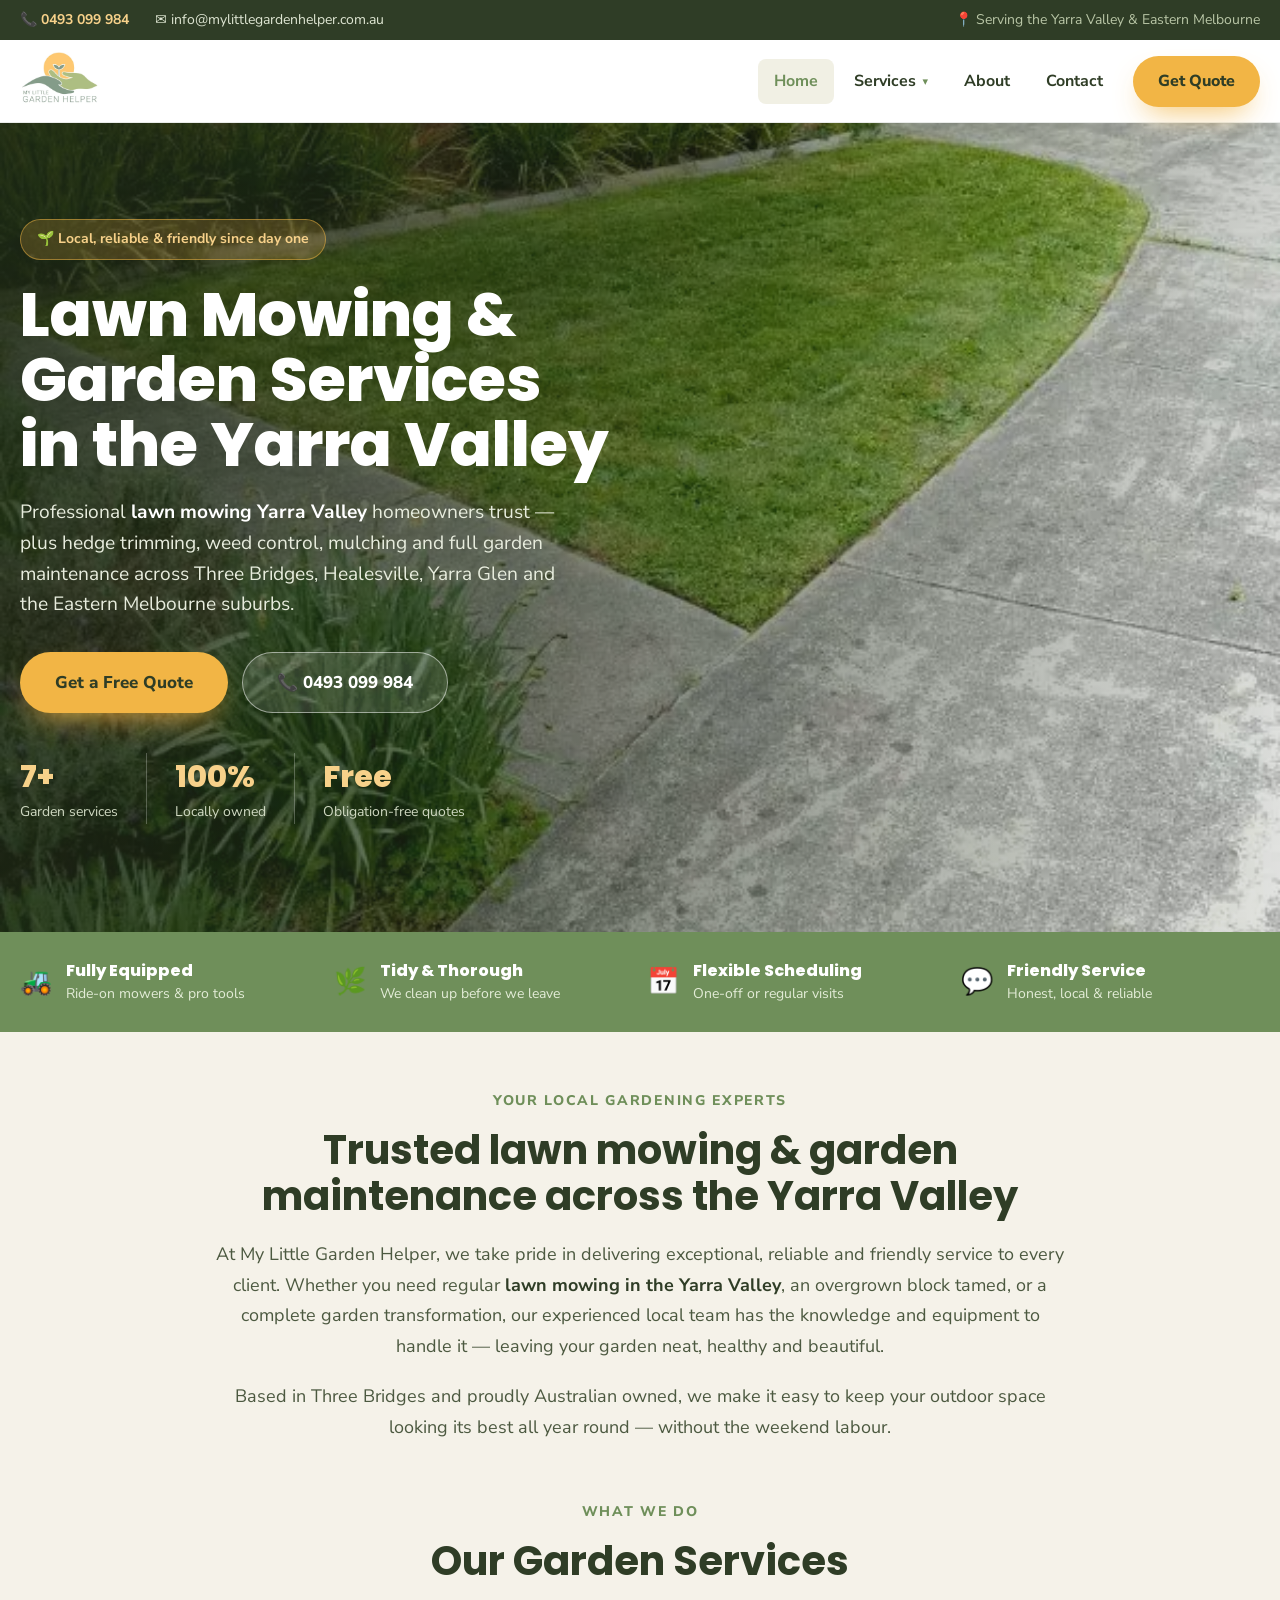
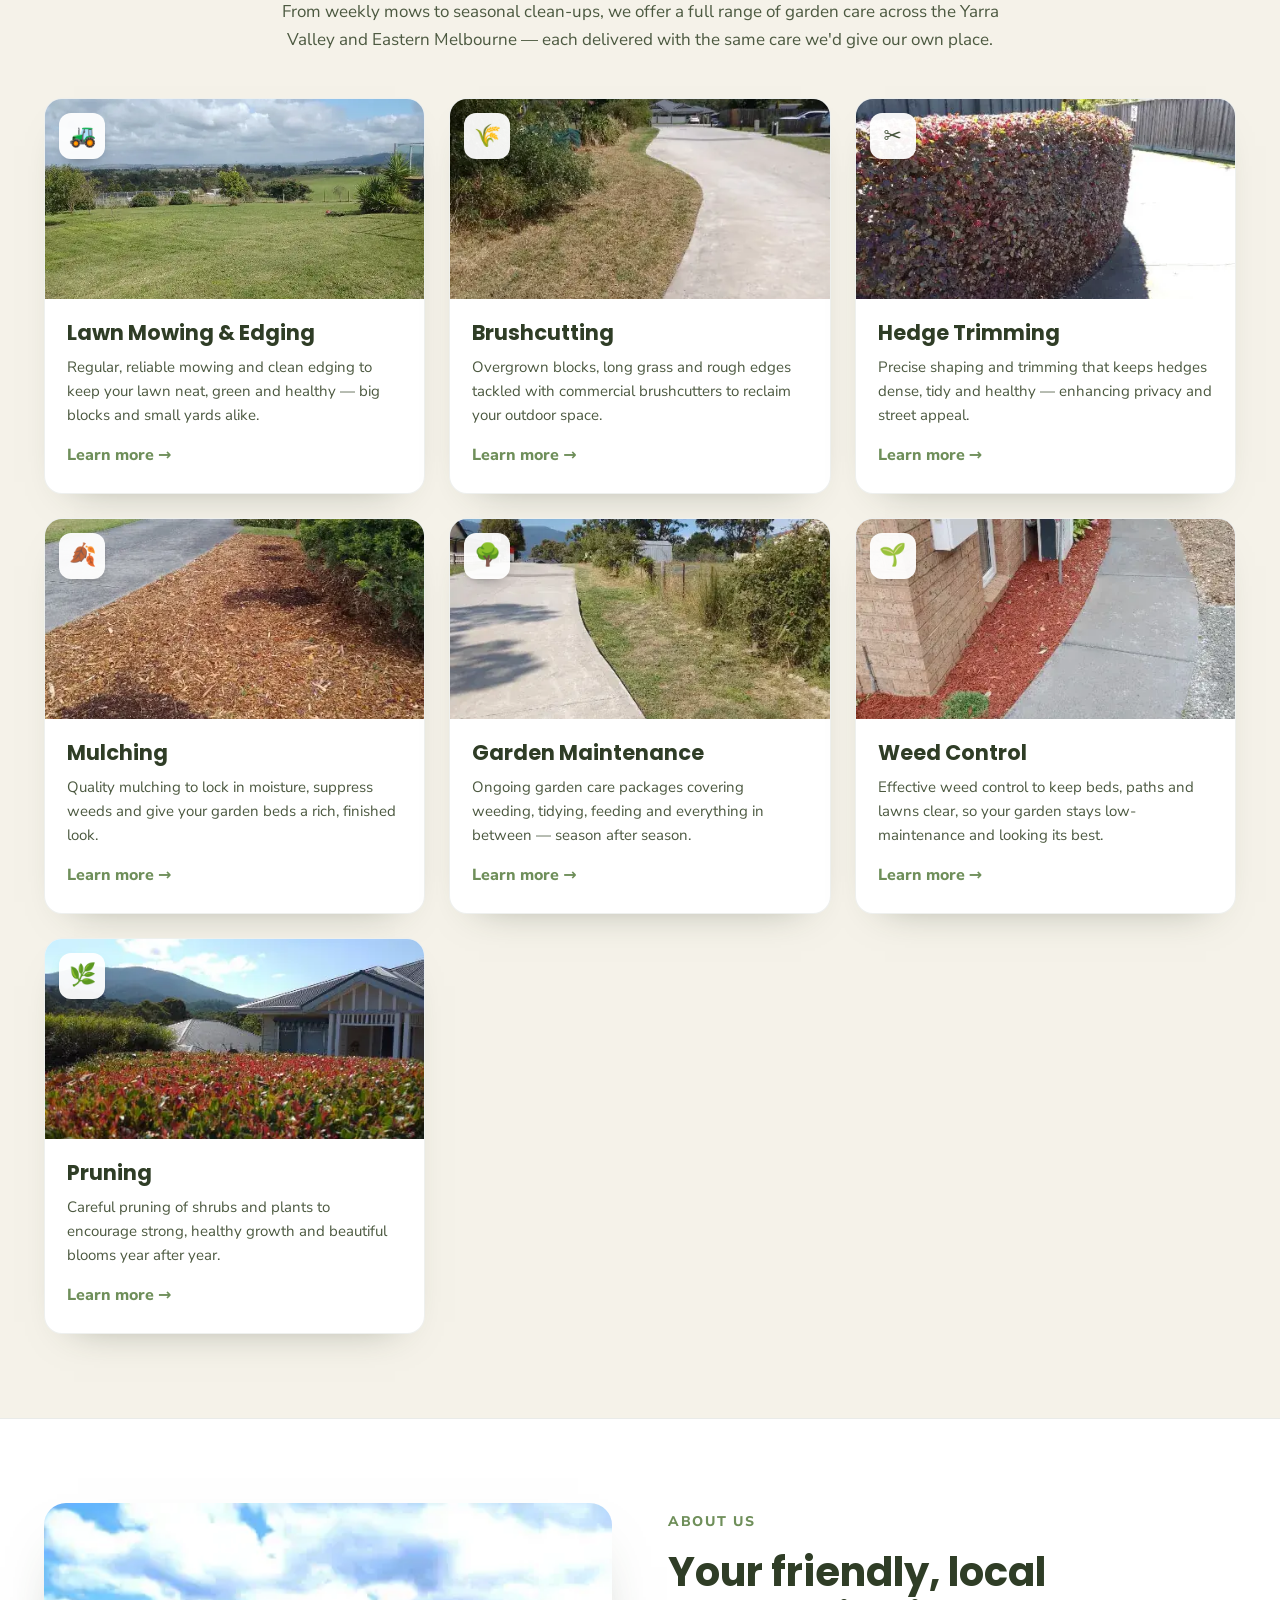
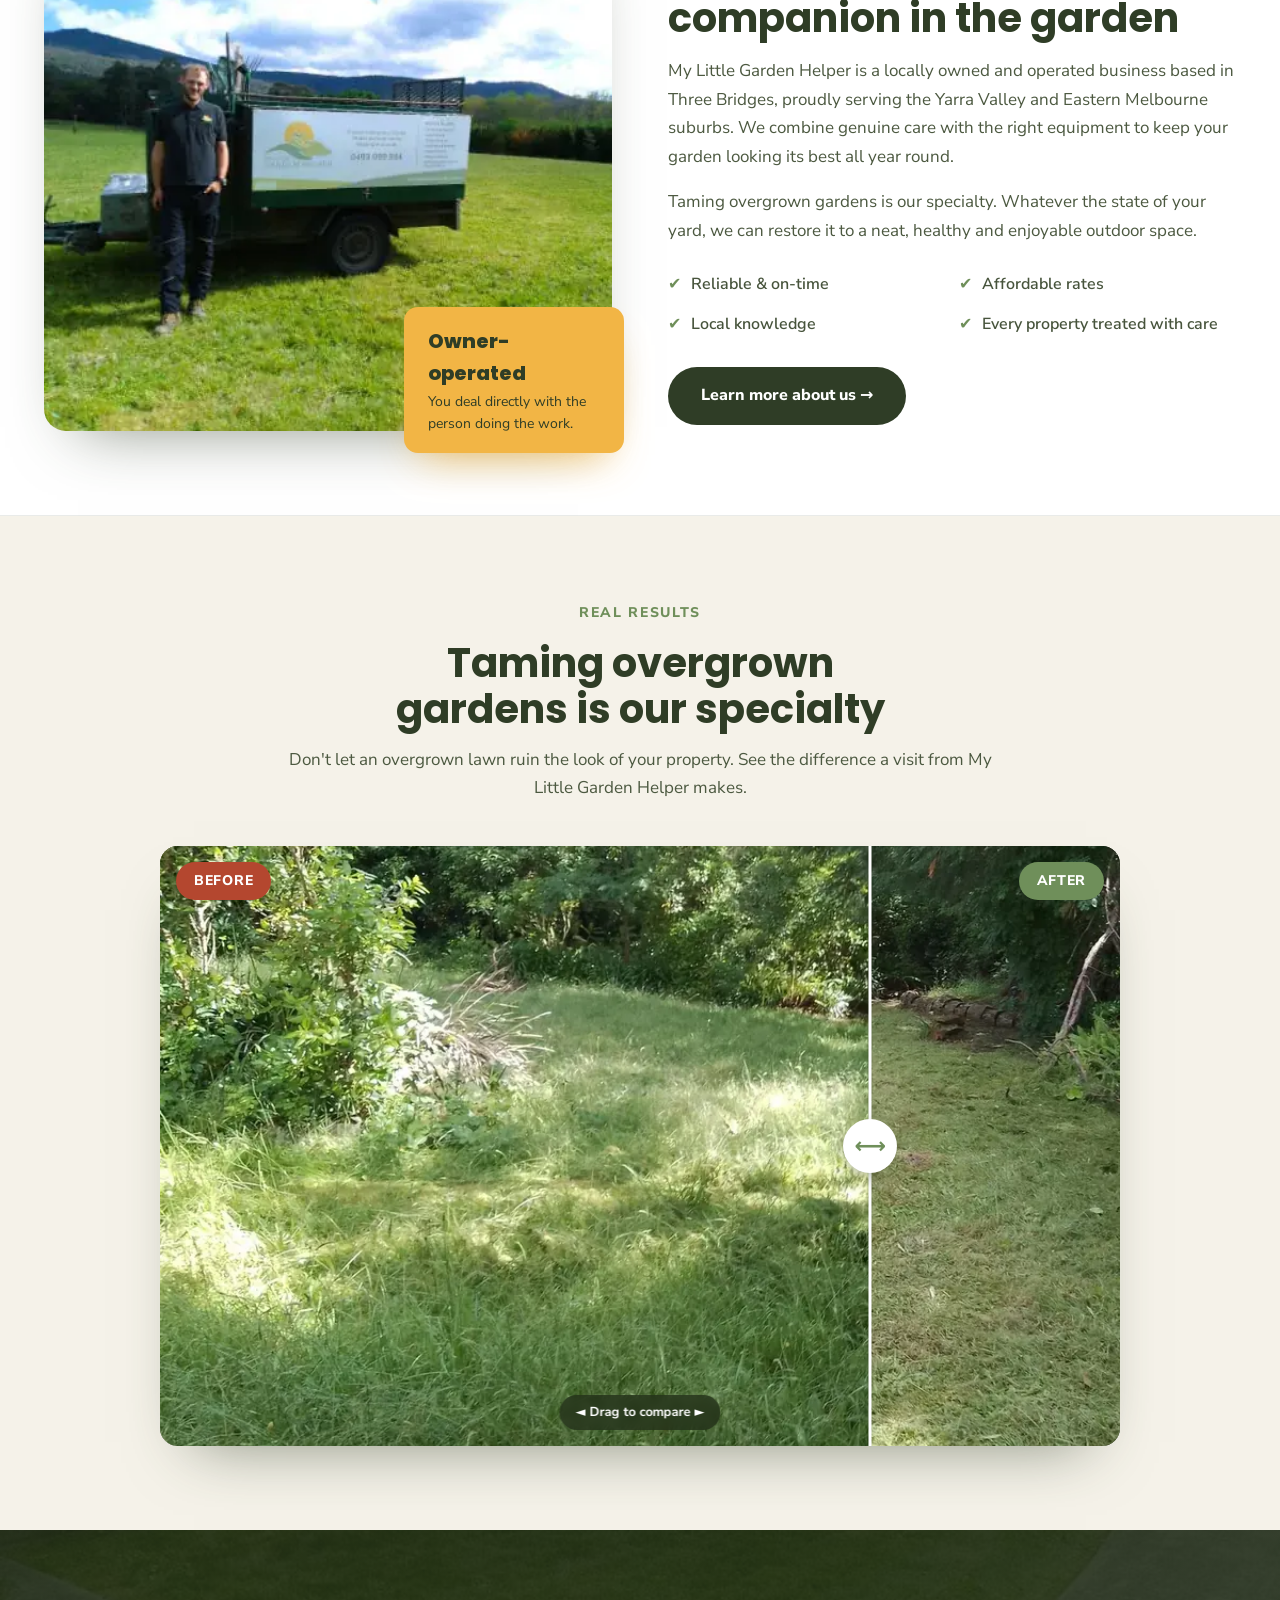
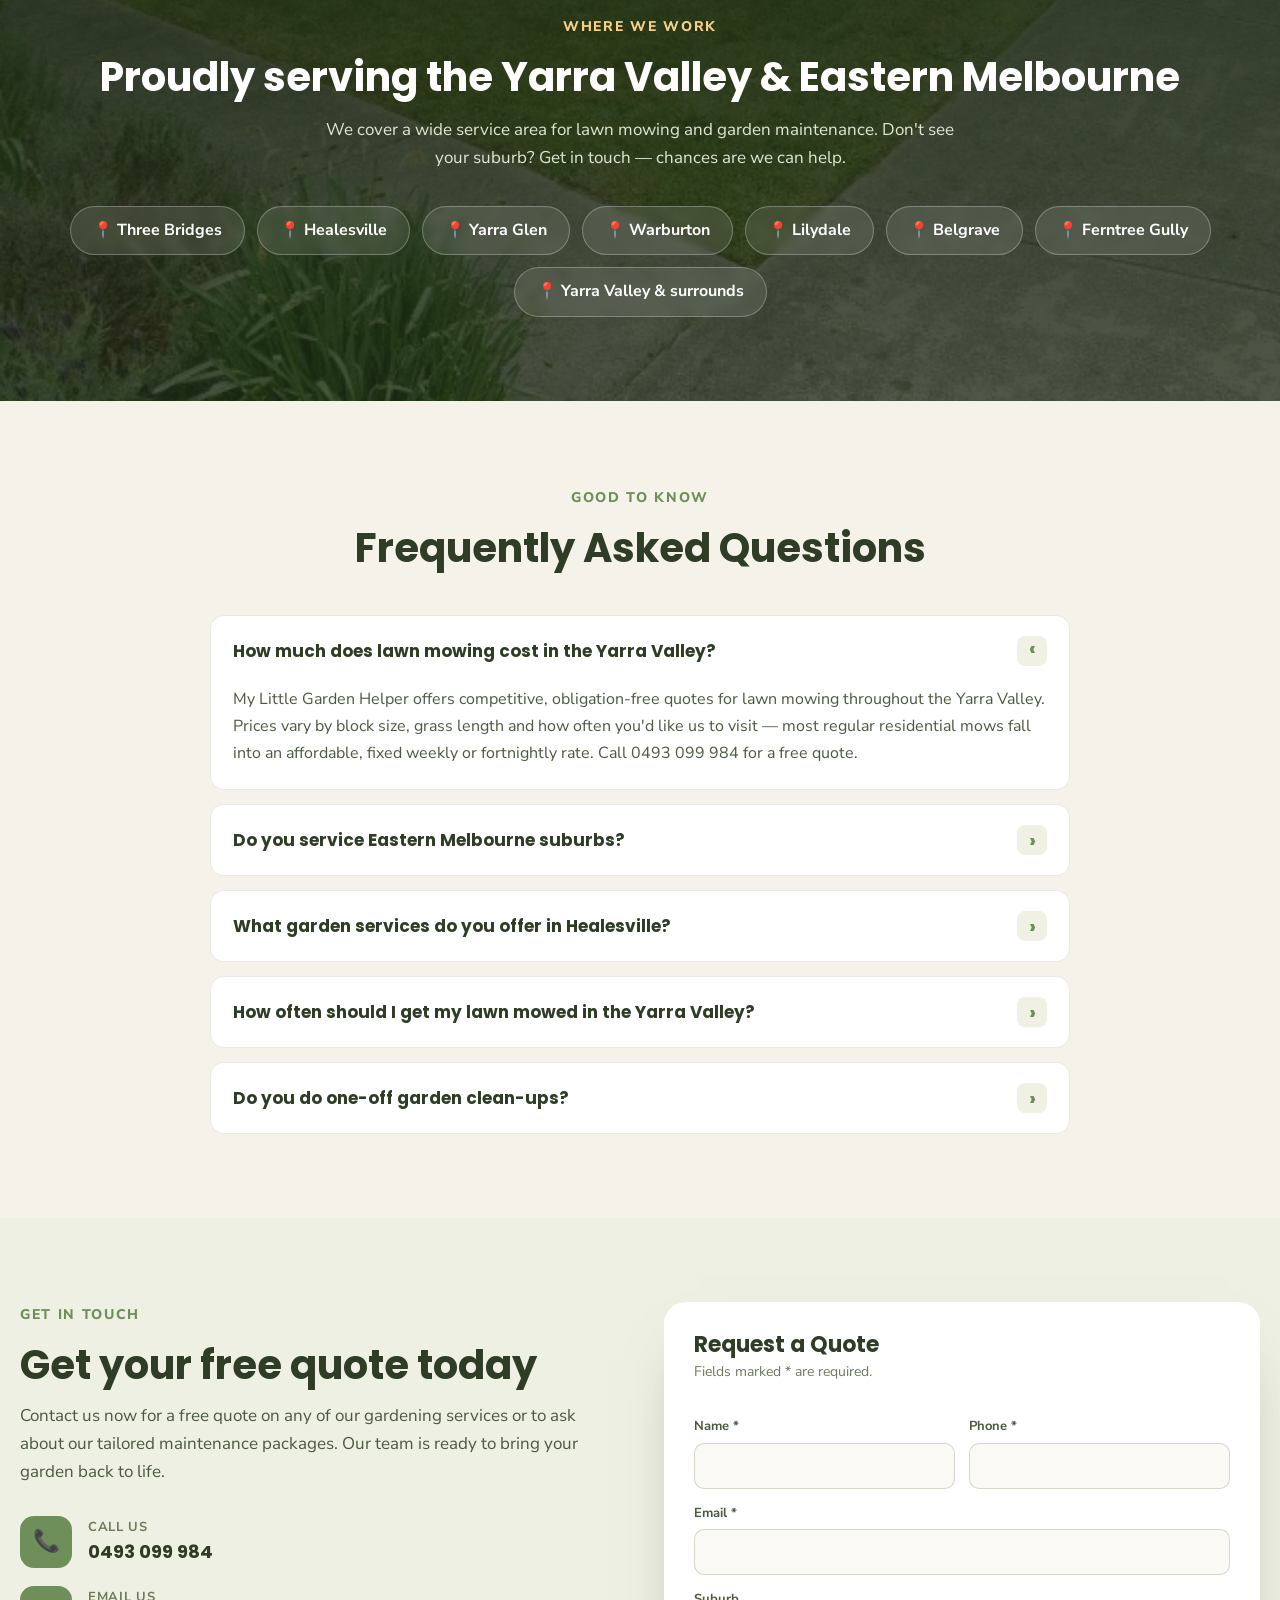
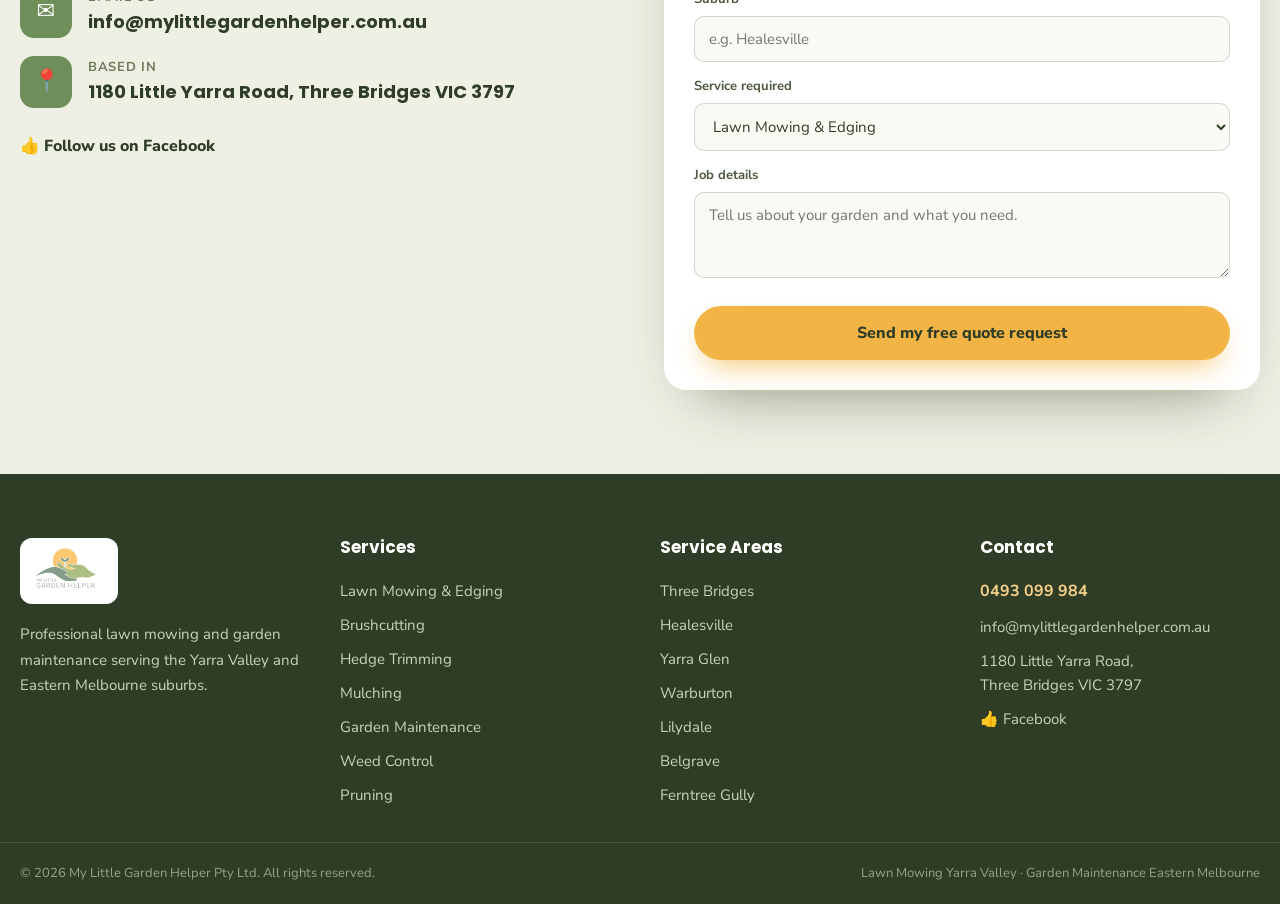
<file: index.html>
<!DOCTYPE html>
<html lang="en-AU">
<head>
<meta charset="utf-8">
<meta name="viewport" content="width=device-width, initial-scale=1">
<title>Lawn Mowing Yarra Valley | My Little Garden Helper</title>
<meta name="description" content="Professional lawn mowing &amp; garden maintenance across the Yarra Valley &amp; Eastern Melbourne. Friendly, reliable, locally owned. Free quote: 0493 099 984." />
<meta name="keywords" content="Lawn Mowing Yarra Valley, Garden Maintenance Yarra Valley, Hedge Trimming Yarra Valley, Lawn Care Eastern Melbourne, Garden Services Three Bridges" />
<link rel="canonical" href="https://www.mylittlegardenhelper.com.au/" />
<meta name="robots" content="index, follow" />
<meta name="theme-color" content="#2f3d26" />

<!-- Open Graph -->
<meta property="og:type" content="website" />
<meta property="og:site_name" content="My Little Garden Helper" />
<meta property="og:title" content="Lawn Mowing Yarra Valley | My Little Garden Helper" />
<meta property="og:description" content="Professional lawn mowing &amp; garden maintenance across the Yarra Valley &amp; Eastern Melbourne. Friendly, reliable, locally owned. Free quote: 0493 099 984." />
<meta property="og:url" content="https://www.mylittlegardenhelper.com.au/" />
<meta property="og:image" content="https://www.mylittlegardenhelper.com.au/assets/hero.webp" />
<meta property="og:locale" content="en_AU" />

<!-- Twitter -->
<meta name="twitter:card" content="summary_large_image" />
<meta name="twitter:title" content="Lawn Mowing Yarra Valley | My Little Garden Helper" />
<meta name="twitter:description" content="Professional lawn mowing &amp; garden maintenance across the Yarra Valley &amp; Eastern Melbourne. Friendly, reliable, locally owned. Free quote: 0493 099 984." />
<meta name="twitter:image" content="https://www.mylittlegardenhelper.com.au/assets/hero.webp" />

<link rel="icon" href="assets/favicon.svg" type="image/svg+xml" />
<link rel="preconnect" href="https://fonts.googleapis.com" />
<link rel="preconnect" href="https://fonts.gstatic.com" crossorigin />
<link rel="preload" as="style" href="https://fonts.googleapis.com/css2?family=Poppins:wght@600;700;800&family=Nunito+Sans:wght@400;600;700;800&display=swap" onload="this.onload=null;this.rel='stylesheet'" />
<noscript><link rel="stylesheet" href="https://fonts.googleapis.com/css2?family=Poppins:wght@600;700;800&family=Nunito+Sans:wght@400;600;700;800&display=swap" /></noscript>
<link rel="preload" as="image" href="assets/hero.webp" fetchpriority="high" />
<style>
/* ===================================================================
   My Little Garden Helper — Brand stylesheet
   Brand kit sourced from the Claude Design homepage:
   Forest #2f3d26 · Leaf #6f8f5a · Gold #f2b545 · Cream #f5f2e9
   Display: Poppins · Body: Nunito Sans
   Webflow-ready: class-based, semantic, no build step.
   =================================================================== */

/* ---------- Design tokens ---------- */
:root {
  /* Brand greens */
  --forest-900: #1f2a16;
  --forest-800: #2f3d26;   /* headings, footer, deep sections */
  --forest-700: #47543c;   /* body text on light */
  --leaf-600:   #556e44;   /* links */
  --leaf-500:   #6f8f5a;   /* primary brand green */
  --leaf-300:   #b9c6a6;
  --leaf-100:   #dfe6d3;

  /* Warm gold accent */
  --gold-500: #f2b545;     /* primary CTA */
  --gold-300: #f7d18a;

  /* Neutrals (warm, green-tinted) */
  --text-body:  #4c5940;
  --text-muted: #6f7a5b;
  --cream:      #f5f2e9;   /* page background */
  --sand:       #eef0e3;   /* alt section */
  --oat:        #f1f0e4;   /* soft chips / hovers */
  --paper:      #faf9f3;   /* inputs */
  --white:      #ffffff;
  --line:       rgba(47, 61, 38, 0.10);

  /* Status */
  --before-red: #b4472f;

  /* Type */
  --font-display: 'Poppins', system-ui, -apple-system, sans-serif;
  --font-body:    'Nunito Sans', system-ui, -apple-system, sans-serif;

  /* Radii */
  --radius-sm: 10px;
  --radius-md: 14px;
  --radius-lg: 18px;
  --radius-xl: 22px;
  --radius-pill: 999px;

  /* Elevation (green-tinted) */
  --shadow-sm: 0 6px 14px -8px rgba(47, 61, 38, 0.35);
  --shadow-md: 0 18px 40px -30px rgba(47, 61, 38, 0.5);
  --shadow-lg: 0 30px 60px -34px rgba(47, 61, 38, 0.6);
  --shadow-gold: 0 14px 30px -12px rgba(242, 181, 69, 0.9);

  /* Layout */
  --container: 1240px;
}

/* ---------- Reset / base ---------- */
* { box-sizing: border-box; }
html { scroll-behavior: smooth; -webkit-text-size-adjust: 100%; }
body {
  margin: 0;
  font-family: var(--font-body);
  color: var(--forest-700);
  background: var(--cream);
  line-height: 1.6;
  -webkit-font-smoothing: antialiased;
  overflow-x: hidden;
}
h1, h2, h3, h4 { font-family: var(--font-display); color: var(--forest-800); margin: 0; line-height: 1.15; }
p { margin: 0; }
img { display: block; max-width: 100%; height: auto; }
a { color: var(--leaf-600); text-decoration: none; transition: color .2s ease; }
a:hover { color: var(--gold-500); }
ul { margin: 0; padding: 0; list-style: none; }
input, select, textarea, button { font-family: inherit; }
:focus-visible { outline: 3px solid var(--gold-500); outline-offset: 2px; border-radius: 4px; }

/* ---------- Layout helpers ---------- */
.container { max-width: var(--container); margin: 0 auto; padding: 0 24px; }
.section { padding: 84px 0; }
.section--tight { padding: 56px 0; }
.eyebrow {
  display: inline-block;
  color: var(--leaf-500);
  font-weight: 800;
  letter-spacing: .12em;
  text-transform: uppercase;
  font-size: 14px;
}
.eyebrow--gold { color: var(--gold-300); }
.section-head { text-align: center; max-width: 720px; margin: 0 auto 44px; }
.section-title { font-size: clamp(28px, 3.4vw, 40px); margin-top: 14px; text-wrap: balance; }
.section-intro { font-size: 17px; line-height: 1.65; margin-top: 14px; color: var(--text-body); }
.text-center { text-align: center; }

/* ---------- Buttons ---------- */
.btn {
  display: inline-flex; align-items: center; justify-content: center; gap: 10px;
  padding: 15px 32px;
  font-weight: 800; font-size: 16px;
  border-radius: var(--radius-pill);
  border: 1px solid transparent;
  cursor: pointer;
  transition: transform .2s ease, background .2s ease, color .2s ease, box-shadow .2s ease;
  text-align: center;
}
.btn:hover { transform: translateY(-2px); }
.btn--gold { background: var(--gold-500); color: var(--forest-800); box-shadow: var(--shadow-gold); }
.btn--gold:hover { background: var(--forest-800); color: var(--white); }
.btn--dark { background: var(--forest-800); color: var(--white); }
.btn--dark:hover { background: var(--leaf-500); color: var(--white); }
.btn--outline { background: rgba(255,255,255,0.12); border-color: rgba(255,255,255,0.5); color: var(--white); }
.btn--outline:hover { background: rgba(255,255,255,0.22); color: var(--white); }
.btn--lg { padding: 16px 34px; font-size: 17px; }

/* ---------- Top bar ---------- */
.topbar { background: var(--forest-800); color: var(--leaf-100); font-size: 14px; }
.topbar__inner {
  display: flex; flex-wrap: wrap; gap: 8px 26px; align-items: center; justify-content: space-between;
  padding: 9px 0;
}
.topbar__group { display: flex; flex-wrap: wrap; gap: 8px 26px; align-items: center; }
.topbar a { display: inline-flex; align-items: center; gap: 8px; }
.topbar__phone { color: var(--gold-300); font-weight: 700; }
.topbar__phone:hover { color: var(--white); }
.topbar__email { color: var(--leaf-100); }
.topbar__email:hover { color: var(--white); }
.topbar__loc { display: inline-flex; align-items: center; gap: 8px; color: var(--leaf-300); }

/* ---------- Header / nav ---------- */
.site-header {
  position: sticky; top: 0; z-index: 60;
  background: rgba(255,255,255,0.97);
  border-bottom: 1px solid var(--line);
}
.site-header__inner {
  display: flex; align-items: center; justify-content: space-between; gap: 20px;
  padding: 12px 0;
}
.logo { display: flex; align-items: center; }
.logo img { height: 58px; width: auto; }
.nav { display: flex; align-items: center; gap: 4px; }
.nav__link {
  padding: 10px 16px; font-weight: 700; color: var(--forest-800);
  border-radius: 8px;
}
.nav__link:hover, .nav__link[aria-current="page"] { color: var(--leaf-500); background: var(--oat); }

.nav__item { position: relative; }
.nav__toggle { display: inline-flex; align-items: center; gap: 6px; background: none; border: none; }
.nav__caret { font-size: 11px; color: var(--leaf-500); }
.nav__dropdown {
  position: absolute; top: 100%; left: 0; padding-top: 8px; width: 300px;
  opacity: 0; visibility: hidden; transform: translateY(6px);
  transition: opacity .18s ease, transform .18s ease, visibility .18s;
}
.nav__item:hover .nav__dropdown, .nav__item:focus-within .nav__dropdown {
  opacity: 1; visibility: visible; transform: translateY(0);
}
.nav__menu {
  background: var(--white); border: 1px solid var(--line); border-radius: var(--radius-md);
  box-shadow: 0 24px 48px -20px rgba(47,61,38,0.35); padding: 8px;
}
.nav__menu a {
  display: flex; align-items: center; gap: 12px; padding: 11px 12px;
  border-radius: var(--radius-sm); color: var(--forest-800); font-weight: 600;
}
.nav__menu a:hover { background: var(--oat); color: var(--leaf-600); }
.nav__menu .ico { font-size: 18px; }
.nav__cta { margin-left: 10px; padding: 12px 24px; }

.nav-toggle {
  display: none; background: var(--forest-800); color: #fff; border: none;
  width: 46px; height: 46px; border-radius: var(--radius-sm); font-size: 20px; cursor: pointer;
}
.mobile-nav { display: none; border-top: 1px solid var(--line); background: var(--white); padding: 12px 0 20px; }
.mobile-nav.is-open { display: block; animation: fadeUp .2s ease both; }
.mobile-nav a { display: block; padding: 12px 4px; font-weight: 700; color: var(--forest-800); }
.mobile-nav__label {
  padding: 12px 4px 6px; font-weight: 800; color: var(--leaf-500);
  font-size: 13px; letter-spacing: .05em; text-transform: uppercase;
}
.mobile-nav__svc { display: flex !important; gap: 10px; padding: 10px 4px !important; color: var(--text-body) !important; font-weight: 600 !important; }
.mobile-nav__sep { border-top: 1px solid #eee; }
.mobile-nav__cta { text-align: center; margin-top: 14px; padding: 14px; background: var(--gold-500); color: var(--forest-800) !important; border-radius: var(--radius-pill); }

/* ---------- Hero ---------- */
.hero { position: relative; }
.hero__bg { position: absolute; inset: 0; background-size: cover; background-position: center; }
.hero__overlay {
  position: absolute; inset: 0;
  background: linear-gradient(100deg, rgba(31,42,22,0.86) 0%, rgba(31,42,22,0.62) 42%, rgba(31,42,22,0.12) 100%);
}
.hero__inner { position: relative; padding: 96px 0 108px; }
.hero__content { max-width: 660px; animation: fadeUp .7s ease both; }
.hero__badge {
  display: inline-flex; align-items: center; gap: 8px;
  background: rgba(242,181,69,0.2); border: 1px solid rgba(242,181,69,0.5);
  color: var(--gold-300); font-weight: 700; font-size: 14px;
  padding: 8px 16px; border-radius: var(--radius-pill);
}
.hero__title { color: #fff; font-size: clamp(38px, 5.4vw, 62px); line-height: 1.05; font-weight: 800; margin: 22px 0 0; text-wrap: balance; }
.hero__text { color: #e7ecdd; font-size: clamp(17px, 1.5vw, 20px); line-height: 1.6; margin-top: 20px; max-width: 560px; }
.hero__text strong { color: #fff; }
.hero__actions { display: flex; flex-wrap: wrap; gap: 14px; margin-top: 32px; }
.hero__stats { display: flex; flex-wrap: wrap; gap: 28px; margin-top: 40px; }
.hero__stat-num { color: var(--gold-300); font-size: 30px; font-family: var(--font-display); font-weight: 800; }
.hero__stat-label { color: #cfd8c1; font-size: 14px; }
.hero__divider { width: 1px; background: rgba(255,255,255,0.25); }

/* Compact page hero (interior pages) */
.page-hero { position: relative; }
.page-hero__bg { position: absolute; inset: 0; background-size: cover; background-position: center; }
.page-hero__overlay { position: absolute; inset: 0; background: linear-gradient(120deg, rgba(31,42,22,0.9) 0%, rgba(31,42,22,0.72) 55%, rgba(31,42,22,0.55) 100%); }
.page-hero__inner { position: relative; padding: 72px 0 78px; max-width: 760px; animation: fadeUp .6s ease both; }
.page-hero__title { color: #fff; font-size: clamp(32px, 4.4vw, 52px); font-weight: 800; margin-top: 16px; text-wrap: balance; }
.page-hero__text { color: #e7ecdd; font-size: clamp(16px, 1.4vw, 19px); line-height: 1.6; margin-top: 18px; }
.breadcrumb { color: var(--leaf-300); font-size: 14px; font-weight: 600; }
.breadcrumb a { color: var(--leaf-300); }
.breadcrumb a:hover { color: var(--gold-300); }

/* ---------- Feature strip ---------- */
.feature-strip { background: var(--leaf-500); }
.feature-strip__grid {
  display: grid; grid-template-columns: repeat(auto-fit, minmax(230px, 1fr)); gap: 14px;
  padding: 26px 0;
}
.feature { display: flex; align-items: center; gap: 14px; color: #fff; }
.feature__ico { font-size: 26px; }
.feature__title { font-weight: 800; font-family: var(--font-display); }
.feature__text { font-size: 14px; color: #e3ecd7; }

/* ---------- Intro block ---------- */
.intro { max-width: 900px; margin: 0 auto; text-align: center; }
.intro p { font-size: 18px; line-height: 1.7; margin-top: 20px; color: var(--text-body); }
.intro strong { color: var(--forest-800); }

/* ---------- Service cards ---------- */
.services-grid { display: grid; grid-template-columns: repeat(auto-fill, minmax(300px, 1fr)); gap: 24px; }
.service-card {
  background: var(--white); border: 1px solid rgba(47,61,38,0.08);
  border-radius: var(--radius-lg); overflow: hidden; box-shadow: var(--shadow-md);
  display: flex; flex-direction: column;
  transition: transform .25s ease, box-shadow .25s ease;
}
.service-card:hover { transform: translateY(-6px); box-shadow: 0 28px 50px -28px rgba(47,61,38,0.55); }
.service-card__media { height: 200px; overflow: hidden; position: relative; }
.service-card__media img { width: 100%; height: 100%; object-fit: cover; transition: transform .5s ease; }
.service-card:hover .service-card__media img { transform: scale(1.06); }
.service-card__icon {
  position: absolute; top: 14px; left: 14px; background: rgba(255,255,255,0.94);
  width: 46px; height: 46px; border-radius: 12px; display: grid; place-items: center;
  font-size: 22px; box-shadow: 0 6px 14px -8px rgba(0,0,0,0.5);
}
.service-card__body { padding: 22px 22px 24px; flex: 1; display: flex; flex-direction: column; }
.service-card__body h3 { font-size: 21px; }
.service-card__body p { font-size: 15px; line-height: 1.6; margin-top: 10px; color: var(--text-body); flex: 1; }
.service-card__link { margin-top: 16px; font-weight: 800; color: var(--leaf-500); display: inline-flex; align-items: center; gap: 6px; transition: gap .2s ease, color .2s ease; }
.service-card__link:hover { gap: 12px; color: var(--gold-500); }

/* ---------- About ---------- */
.about-grid { display: grid; grid-template-columns: repeat(auto-fit, minmax(320px, 1fr)); gap: 56px; align-items: center; }
.about__media { position: relative; }
.about__media img { width: 100%; border-radius: var(--radius-xl); box-shadow: var(--shadow-lg); }
.about__badge {
  position: absolute; bottom: -22px; right: -12px; background: var(--gold-500); color: var(--forest-800);
  padding: 18px 24px; border-radius: var(--radius-md); box-shadow: 0 20px 40px -18px rgba(242,181,69,0.8); max-width: 220px;
}
.about__badge-title { font-family: var(--font-display); font-weight: 800; font-size: 20px; }
.about__badge-text { font-size: 14px; margin-top: 2px; }
.about__body p { font-size: 17px; line-height: 1.7; margin-top: 16px; color: var(--text-body); }
.checklist { display: grid; grid-template-columns: 1fr 1fr; gap: 14px; margin-top: 26px; }
.checklist li { display: flex; gap: 10px; align-items: flex-start; font-weight: 600; }
.checklist .tick { color: var(--leaf-500); font-weight: 800; }

/* ---------- Before / after ---------- */
.ba-grid { display: grid; grid-template-columns: repeat(auto-fit, minmax(300px, 1fr)); gap: 24px; }
.ba-card { position: relative; border-radius: var(--radius-lg); overflow: hidden; box-shadow: 0 20px 44px -30px rgba(47,61,38,0.6); }
.ba-card img { width: 100%; height: 380px; object-fit: cover; }
.ba-badge { position: absolute; top: 16px; left: 16px; color: #fff; font-weight: 800; padding: 8px 18px; border-radius: var(--radius-pill); font-size: 14px; letter-spacing: .05em; }
.ba-badge--before { background: var(--before-red); }
.ba-badge--after { background: var(--leaf-500); }

/* ---------- Before / after comparison slider ---------- */
.ba-slider {
  --pos: 50%;
  position: relative; width: 100%; max-width: 960px; margin: 0 auto;
  aspect-ratio: 16 / 10; border-radius: var(--radius-lg); overflow: hidden;
  box-shadow: var(--shadow-lg); user-select: none; touch-action: pan-y;
  cursor: ew-resize; background: var(--forest-800);
}
.ba-slider__img {
  position: absolute; inset: 0; width: 100%; height: 100%;
  object-fit: cover; object-position: center 58%; pointer-events: none;
  -webkit-user-drag: none;
}
.ba-slider__before { z-index: 2; clip-path: inset(0 calc(100% - var(--pos)) 0 0); }
.ba-slider__divider {
  position: absolute; top: 0; bottom: 0; left: var(--pos); width: 3px; z-index: 3;
  background: #fff; transform: translateX(-50%); box-shadow: 0 0 0 1px rgba(47,61,38,0.15);
  pointer-events: none;
}
.ba-slider__handle {
  position: absolute; top: 50%; left: var(--pos); transform: translate(-50%, -50%);
  width: 54px; height: 54px; border-radius: 999px; background: #fff; color: var(--leaf-500);
  border: none; display: grid; place-items: center; font-size: 22px; font-weight: 800;
  box-shadow: 0 6px 18px -4px rgba(47,61,38,0.5); z-index: 4; cursor: grab; touch-action: none;
}
.ba-slider__handle:active { cursor: grabbing; }
.ba-slider__handle:focus-visible { outline: 3px solid var(--gold-500); outline-offset: 3px; }
.ba-slider__tag {
  position: absolute; top: 16px; z-index: 3; pointer-events: none;
  color: #fff; font-weight: 800; padding: 8px 18px; border-radius: var(--radius-pill);
  font-size: 14px; letter-spacing: .05em; font-family: var(--font-body);
}
.ba-slider__tag--before { left: 16px; background: var(--before-red); }
.ba-slider__tag--after  { right: 16px; background: var(--leaf-500); }
.ba-slider__hint {
  position: absolute; left: 50%; bottom: 16px; transform: translateX(-50%); z-index: 3;
  background: rgba(31,42,22,0.7); color: #fff; font-size: 13px; font-weight: 700;
  padding: 7px 16px; border-radius: var(--radius-pill); pointer-events: none;
  backdrop-filter: blur(4px); transition: opacity .3s ease;
}
.ba-slider.is-touched .ba-slider__hint { opacity: 0; }
@media (max-width: 640px) { .ba-slider { aspect-ratio: 4 / 3; } .ba-slider__handle { width: 46px; height: 46px; } }

/* ---------- Dark media section (areas) ---------- */
.media-section { position: relative; }
.media-section__bg { position: absolute; inset: 0; background-size: cover; background-position: center; }
.media-section__overlay { position: absolute; inset: 0; background: linear-gradient(180deg, rgba(31,42,22,0.9), rgba(31,42,22,0.78)); }
.media-section__inner { position: relative; text-align: center; padding: 84px 0; }
.media-section__title { color: #fff; font-size: clamp(28px, 3.4vw, 40px); margin-top: 14px; }
.media-section__text { color: var(--leaf-100); font-size: 17px; line-height: 1.65; margin: 16px auto 0; max-width: 640px; }
.chips { display: flex; flex-wrap: wrap; justify-content: center; gap: 12px; margin-top: 34px; }
.chip {
  background: rgba(255,255,255,0.1); border: 1px solid rgba(255,255,255,0.28); color: #fff;
  font-weight: 700; padding: 11px 22px; border-radius: var(--radius-pill); backdrop-filter: blur(4px);
}

/* ---------- FAQ ---------- */
.faq { max-width: 860px; margin: 0 auto; }
.faq__list { display: flex; flex-direction: column; gap: 14px; }
.faq__item { background: var(--white); border: 1px solid var(--line); border-radius: var(--radius-md); overflow: hidden; }
.faq__q {
  width: 100%; text-align: left; background: none; border: none;
  padding: 20px 22px; display: flex; align-items: center; justify-content: space-between; gap: 16px; cursor: pointer;
  font-family: var(--font-display); font-weight: 700; font-size: 17px; color: var(--forest-800);
}
.faq__sign { flex: none; width: 30px; height: 30px; border-radius: 8px; background: var(--oat); color: var(--leaf-500); font-weight: 800; font-size: 20px; display: grid; place-items: center; transition: transform .2s ease; }
.faq__item.is-open .faq__sign { transform: rotate(180deg); }
.faq__a { max-height: 0; overflow: hidden; transition: max-height .3s ease; }
.faq__a-inner { padding: 0 22px 22px; font-size: 16px; line-height: 1.7; color: var(--text-body); }

/* ---------- Contact ---------- */
.contact-section { background: var(--sand); }
.contact-grid { display: grid; grid-template-columns: repeat(auto-fit, minmax(320px, 1fr)); gap: 48px; }
.contact-methods { display: flex; flex-direction: column; gap: 18px; margin-top: 30px; }
.contact-method { display: flex; gap: 16px; align-items: center; }
.contact-method__ico { width: 52px; height: 52px; border-radius: var(--radius-md); background: var(--leaf-500); color: #fff; display: grid; place-items: center; font-size: 22px; flex: none; }
.contact-method__label { display: block; font-size: 13px; color: var(--text-muted); font-weight: 700; text-transform: uppercase; letter-spacing: .05em; }
.contact-method__value { display: block; font-family: var(--font-display); font-weight: 700; font-size: 18px; color: var(--forest-800); word-break: break-word; }
.social-link { display: inline-flex; align-items: center; gap: 10px; margin-top: 26px; font-weight: 800; color: var(--forest-800); }
.social-link:hover { color: var(--gold-500); }

.quote-card { background: var(--white); border-radius: var(--radius-xl); padding: 30px; box-shadow: var(--shadow-lg); }
.quote-card h2, .quote-card h3 { font-size: 22px; margin-bottom: 4px; }
.quote-card__note { font-size: 14px; color: var(--text-muted); margin-bottom: 18px; }
.field { display: block; margin-top: 14px; }
.field__label { display: block; font-size: 13px; font-weight: 700; color: var(--text-body); margin-bottom: 6px; }
.field__row { display: grid; grid-template-columns: 1fr 1fr; gap: 14px; }
.input, .select, .textarea {
  width: 100%; padding: 12px 14px; border: 1px solid rgba(47,61,38,0.18);
  border-radius: var(--radius-sm); font-size: 15px; background: var(--paper); color: var(--forest-800);
  transition: border-color .2s ease, box-shadow .2s ease;
}
.input:focus, .select:focus, .textarea:focus { outline: none; border-color: var(--leaf-500); box-shadow: 0 0 0 3px rgba(111,143,90,0.18); }
.textarea { resize: vertical; }
.form-success { text-align: center; padding: 40px 10px; }
.form-success__ico { font-size: 54px; }
.form-success h3 { font-size: 24px; margin-top: 12px; }
.form-success p { font-size: 16px; line-height: 1.6; margin-top: 10px; color: var(--text-body); }
.is-hidden { display: none !important; }

/* ---------- CTA band ---------- */
.cta-band { background: var(--forest-800); }
.cta-band__inner { text-align: center; padding: 72px 0; }
.cta-band__title { color: #fff; font-size: clamp(26px, 3.2vw, 38px); }
.cta-band__text { color: var(--leaf-100); font-size: 17px; line-height: 1.6; margin: 14px auto 30px; max-width: 620px; }
.cta-band__actions { display: flex; flex-wrap: wrap; gap: 14px; justify-content: center; }

/* ---------- Content prose (service/about pages) ---------- */
.prose { max-width: 760px; }
.prose p { font-size: 17px; line-height: 1.75; margin-top: 18px; color: var(--text-body); }
.prose h2 { font-size: clamp(24px, 3vw, 34px); margin-top: 40px; }
.prose h3 { font-size: 22px; margin-top: 28px; }
.prose ul.bullets { margin-top: 18px; display: flex; flex-direction: column; gap: 12px; }
.prose ul.bullets li { position: relative; padding-left: 30px; font-size: 17px; line-height: 1.6; color: var(--text-body); }
.prose ul.bullets li::before { content: "✔"; position: absolute; left: 0; color: var(--leaf-500); font-weight: 800; }
.split { display: grid; grid-template-columns: repeat(auto-fit, minmax(320px, 1fr)); gap: 48px; align-items: center; }
.split__media img { width: 100%; border-radius: var(--radius-xl); box-shadow: var(--shadow-lg); }

/* Related services */
.related-grid { display: grid; grid-template-columns: repeat(auto-fit, minmax(220px, 1fr)); gap: 16px; }
.related-card {
  display: flex; align-items: center; gap: 12px; padding: 18px 20px;
  background: var(--white); border: 1px solid var(--line); border-radius: var(--radius-md);
  font-weight: 700; color: var(--forest-800); box-shadow: var(--shadow-sm);
  transition: transform .2s ease, box-shadow .2s ease;
}
.related-card:hover { transform: translateY(-4px); box-shadow: var(--shadow-md); color: var(--leaf-600); }
.related-card .ico { font-size: 22px; }

/* ---------- Footer ---------- */
.site-footer { background: var(--forest-800); color: #c9d3ba; }
.site-footer__grid { display: grid; grid-template-columns: repeat(auto-fit, minmax(220px, 1fr)); gap: 40px; padding: 64px 0 30px; }
.site-footer h4 { color: #fff; font-size: 17px; margin-bottom: 16px; }
.site-footer p { font-size: 15px; line-height: 1.7; margin-top: 18px; max-width: 300px; }
.footer-logo { height: 66px; width: auto; background: #fff; padding: 10px 14px; border-radius: 12px; }
.site-footer a { display: block; color: #c9d3ba; padding: 5px 0; font-size: 15px; }
.site-footer a:hover { color: var(--gold-300); }
.site-footer .footer-span { display: block; color: #c9d3ba; padding: 5px 0; font-size: 15px; }
.footer-phone { color: var(--gold-300) !important; font-weight: 700; font-size: 16px !important; }
.site-footer__bottom { border-top: 1px solid rgba(255,255,255,0.12); }
.site-footer__bottom-inner { display: flex; flex-wrap: wrap; gap: 8px 20px; justify-content: space-between; padding: 20px 0; font-size: 13px; color: #97a586; }

/* ---------- Reveal on scroll ---------- */
.reveal { opacity: 0; transform: translateY(24px); transition: opacity .7s ease, transform .7s ease; }
.reveal.is-visible { opacity: 1; transform: translateY(0); }

/* ---------- Animations ---------- */
@keyframes fadeUp { from { opacity: 0; transform: translateY(24px); } to { opacity: 1; transform: translateY(0); } }

/* ---------- Responsive ---------- */
@media (max-width: 900px) {
  .nav { display: none; }
  .nav-toggle { display: block; }
  .section { padding: 60px 0; }
  .about-grid, .split { gap: 40px; }
  .about__badge { position: static; margin-top: 18px; max-width: none; }
  .hero__inner { padding: 72px 0 84px; }
}
@media (max-width: 560px) {
  .checklist { grid-template-columns: 1fr; }
  .field__row { grid-template-columns: 1fr; }
  .hero__stats { gap: 18px; }
  .container { padding: 0 18px; }
}

/* ---------- Reduced motion ---------- */
@media (prefers-reduced-motion: reduce) {
  * { animation-duration: .001ms !important; transition-duration: .001ms !important; scroll-behavior: auto !important; }
  .reveal { opacity: 1; transform: none; }
}

</style>

<script type="application/ld+json">
{
  "@context": "https://schema.org",
  "@type": "LocalBusiness",
  "@id": "https://www.mylittlegardenhelper.com.au/#business",
  "name": "My Little Garden Helper Pty Ltd",
  "image": "https://www.mylittlegardenhelper.com.au/assets/hero.webp",
  "logo": "https://www.mylittlegardenhelper.com.au/assets/logo.webp",
  "description": "Professional lawn mowing, hedge trimming, weed control, mulching and garden maintenance serving the Yarra Valley and Eastern Melbourne suburbs.",
  "url": "https://www.mylittlegardenhelper.com.au/",
  "telephone": "+61493099984",
  "email": "info@mylittlegardenhelper.com.au",
  "priceRange": "$$",
  "currenciesAccepted": "AUD",
  "address": {
    "@type": "PostalAddress",
    "streetAddress": "1180 Little Yarra Road",
    "addressLocality": "Three Bridges",
    "addressRegion": "VIC",
    "postalCode": "3797",
    "addressCountry": "AU"
  },
  "geo": { "@type": "GeoCoordinates", "latitude": -37.802, "longitude": 145.706 },
  "areaServed": ["Yarra Valley", "Three Bridges", "Healesville", "Yarra Glen", "Warburton", "Lilydale", "Belgrave", "Ferntree Gully", "Eastern Melbourne"],
  "openingHoursSpecification": [{ "@type": "OpeningHoursSpecification", "dayOfWeek": ["Monday","Tuesday","Wednesday","Thursday","Friday","Saturday"], "opens": "07:00", "closes": "17:00" }],
  "sameAs": ["https://www.facebook.com/profile.php?id=100083377355214"],
  "makesOffer": [
    { "@type": "Offer", "itemOffered": { "@type": "Service", "name": "Lawn Mowing & Edging Yarra Valley" } },
    { "@type": "Offer", "itemOffered": { "@type": "Service", "name": "Brushcutting Yarra Valley" } },
    { "@type": "Offer", "itemOffered": { "@type": "Service", "name": "Hedge Trimming Yarra Valley" } },
    { "@type": "Offer", "itemOffered": { "@type": "Service", "name": "Mulching Yarra Valley" } },
    { "@type": "Offer", "itemOffered": { "@type": "Service", "name": "Garden Maintenance Eastern Melbourne" } },
    { "@type": "Offer", "itemOffered": { "@type": "Service", "name": "Weed Control Yarra Valley" } },
    { "@type": "Offer", "itemOffered": { "@type": "Service", "name": "Pruning Yarra Valley" } }
  ]
}
</script>
<script type="application/ld+json">
{
  "@context": "https://schema.org",
  "@type": "WebSite",
  "name": "My Little Garden Helper",
  "url": "https://www.mylittlegardenhelper.com.au/"
}
</script>
<script type="application/ld+json">
{
  "@context": "https://schema.org",
  "@type": "FAQPage",
  "mainEntity": [
    { "@type": "Question", "name": "How much does lawn mowing cost in the Yarra Valley?", "acceptedAnswer": { "@type": "Answer", "text": "My Little Garden Helper offers competitive, obligation-free quotes for lawn mowing throughout the Yarra Valley. Prices vary by block size, grass length and how often you'd like us to visit — most regular residential mows fall into an affordable, fixed weekly or fortnightly rate. Call 0493 099 984 for a free quote." } },
    { "@type": "Question", "name": "Do you service Eastern Melbourne suburbs?", "acceptedAnswer": { "@type": "Answer", "text": "Yes. We service the Yarra Valley and the surrounding Eastern Melbourne suburbs including Lilydale, Belgrave, Ferntree Gully and beyond. If you're unsure whether we cover your suburb, get in touch — chances are we can help." } },
    { "@type": "Question", "name": "What garden services do you offer in Healesville?", "acceptedAnswer": { "@type": "Answer", "text": "In Healesville and the wider Yarra Valley we provide lawn mowing and edging, brushcutting, hedge trimming, weed control, mulching, pruning and full garden clean-ups — as one-off jobs or ongoing maintenance." } },
    { "@type": "Question", "name": "How often should I get my lawn mowed in the Yarra Valley?", "acceptedAnswer": { "@type": "Answer", "text": "During the spring and summer growing season most Yarra Valley lawns look their best with a mow every 1–2 weeks. Through the cooler months monthly mowing is usually enough. We tailor the schedule to your lawn, the season and your budget." } },
    { "@type": "Question", "name": "Do you do one-off garden clean-ups?", "acceptedAnswer": { "@type": "Answer", "text": "Absolutely. We offer both ongoing garden maintenance packages and one-off clean-ups — including overgrown and neglected blocks — right across the Yarra Valley and Eastern Melbourne." } }
  ]
}
</script>
</head>
<body>

<!-- TOP BAR -->
<div class="topbar">
  <div class="container topbar__inner">
    <div class="topbar__group">
      <a href="tel:+61493099984" class="topbar__phone">📞 0493 099 984</a>
      <a href="mailto:info@mylittlegardenhelper.com.au" class="topbar__email">✉ info@mylittlegardenhelper.com.au</a>
    </div>
    <div class="topbar__loc">📍 Serving the Yarra Valley &amp; Eastern Melbourne</div>
  </div>
</div>

<!-- HEADER -->
<header class="site-header">
  <div class="container site-header__inner">
    <a href="./" class="logo" aria-label="My Little Garden Helper home">
      <img decoding="async" src="assets/logo.webp" alt="My Little Garden Helper — lawn mowing and garden services Yarra Valley" width="180" height="58" />
    </a>

    <nav class="nav" aria-label="Primary">
      <a href="./" class="nav__link" aria-current="page">Home</a>
      <div class="nav__item">
        <a href="services/" class="nav__link nav__toggle">Services <span class="nav__caret">▾</span></a>
        <div class="nav__dropdown">
          <div class="nav__menu">
            <a href="services/lawn-mowing/"><span class="ico">🚜</span>Lawn Mowing &amp; Edging</a>
            <a href="services/brushcutting/"><span class="ico">🌾</span>Brushcutting</a>
            <a href="services/hedge-trimming/"><span class="ico">✂️</span>Hedge Trimming</a>
            <a href="services/mulching/"><span class="ico">🍂</span>Mulching</a>
            <a href="services/garden-maintenance/"><span class="ico">🌳</span>Garden Maintenance</a>
            <a href="services/weed-control/"><span class="ico">🌱</span>Weed Control</a>
            <a href="services/pruning/"><span class="ico">🌿</span>Pruning</a>
          </div>
        </div>
      </div>
      <a href="about/" class="nav__link">About</a>
      <a href="contact/" class="nav__link">Contact</a>
      <a href="contact/" class="btn btn--gold nav__cta">Get Quote</a>
    </nav>

    <button class="nav-toggle" data-nav-toggle aria-label="Toggle menu" aria-expanded="false">☰</button>
  </div>

  <div class="mobile-nav" data-mobile-nav>
    <div class="container">
      <a href="./">Home</a>
      <div class="mobile-nav__label">Services</div>
      <a href="services/lawn-mowing/" class="mobile-nav__svc">🚜 Lawn Mowing &amp; Edging</a>
      <a href="services/brushcutting/" class="mobile-nav__svc">🌾 Brushcutting</a>
      <a href="services/hedge-trimming/" class="mobile-nav__svc">✂️ Hedge Trimming</a>
      <a href="services/mulching/" class="mobile-nav__svc">🍂 Mulching</a>
      <a href="services/garden-maintenance/" class="mobile-nav__svc">🌳 Garden Maintenance</a>
      <a href="services/weed-control/" class="mobile-nav__svc">🌱 Weed Control</a>
      <a href="services/pruning/" class="mobile-nav__svc">🌿 Pruning</a>
      <a href="about/" class="mobile-nav__sep">About</a>
      <a href="contact/" class="mobile-nav__sep">Contact</a>
      <a href="contact/" class="mobile-nav__cta">Get a Free Quote</a>
    </div>
  </div>
</header>

<main>

<!-- HERO -->
<section class="hero" id="top">
  <div class="hero__bg" style="background-image: url('assets/hero.webp');"></div>
  <div class="hero__overlay"></div>
  <div class="container hero__inner">
    <div class="hero__content">
      <span class="hero__badge">🌱 Local, reliable &amp; friendly since day one</span>
      <h1 class="hero__title">Lawn Mowing &amp; Garden Services in the Yarra Valley</h1>
      <p class="hero__text">Professional <strong>lawn mowing Yarra Valley</strong> homeowners trust — plus hedge trimming, weed control, mulching and full garden maintenance across Three Bridges, Healesville, Yarra Glen and the Eastern Melbourne suburbs.</p>
      <div class="hero__actions">
        <a href="contact/" class="btn btn--gold btn--lg">Get a Free Quote</a>
        <a href="tel:+61493099984" class="btn btn--outline btn--lg">📞 0493 099 984</a>
      </div>
      <div class="hero__stats">
        <div><div class="hero__stat-num">7+</div><div class="hero__stat-label">Garden services</div></div>
        <div class="hero__divider"></div>
        <div><div class="hero__stat-num">100%</div><div class="hero__stat-label">Locally owned</div></div>
        <div class="hero__divider"></div>
        <div><div class="hero__stat-num">Free</div><div class="hero__stat-label">Obligation-free quotes</div></div>
      </div>
    </div>
  </div>
</section>

<!-- FEATURE STRIP -->
<section class="feature-strip">
  <div class="container feature-strip__grid">
    <div class="feature"><span class="feature__ico">🚜</span><div><div class="feature__title">Fully Equipped</div><div class="feature__text">Ride-on mowers &amp; pro tools</div></div></div>
    <div class="feature"><span class="feature__ico">🌿</span><div><div class="feature__title">Tidy &amp; Thorough</div><div class="feature__text">We clean up before we leave</div></div></div>
    <div class="feature"><span class="feature__ico">📅</span><div><div class="feature__title">Flexible Scheduling</div><div class="feature__text">One-off or regular visits</div></div></div>
    <div class="feature"><span class="feature__ico">💬</span><div><div class="feature__title">Friendly Service</div><div class="feature__text">Honest, local &amp; reliable</div></div></div>
  </div>
</section>

<!-- INTRO -->
<section class="section section--tight">
  <div class="container intro reveal">
    <span class="eyebrow">Your local gardening experts</span>
    <h2 class="section-title">Trusted lawn mowing &amp; garden maintenance across the Yarra Valley</h2>
    <p>At My Little Garden Helper, we take pride in delivering exceptional, reliable and friendly service to every client. Whether you need regular <strong>lawn mowing in the Yarra Valley</strong>, an overgrown block tamed, or a complete garden transformation, our experienced local team has the knowledge and equipment to handle it — leaving your garden neat, healthy and beautiful.</p>
    <p>Based in Three Bridges and proudly Australian owned, we make it easy to keep your outdoor space looking its best all year round — without the weekend labour.</p>
  </div>
</section>

<!-- SERVICES -->
<section class="section" id="services" style="padding-top: 0;">
  <div class="container">
    <div class="section-head reveal">
      <span class="eyebrow">What we do</span>
      <h2 class="section-title">Our Garden Services</h2>
      <p class="section-intro">From weekly mows to seasonal clean-ups, we offer a full range of garden care across the Yarra Valley and Eastern Melbourne — each delivered with the same care we'd give our own place.</p>
    </div>
    <div class="services-grid">

      <article class="service-card reveal">
        <div class="service-card__media"><img decoding="async" src="assets/lawn-mowing.webp" alt="Freshly mowed lawn with crisp edging in the Yarra Valley" loading="lazy" /><span class="service-card__icon">🚜</span></div>
        <div class="service-card__body">
          <h3>Lawn Mowing &amp; Edging</h3>
          <p>Regular, reliable mowing and clean edging to keep your lawn neat, green and healthy — big blocks and small yards alike.</p>
          <a href="services/lawn-mowing/" class="service-card__link">Learn more →</a>
        </div>
      </article>

      <article class="service-card reveal">
        <div class="service-card__media"><img decoding="async" src="assets/brushcutting.webp" alt="Overgrown grass being cleared by brushcutting in the Yarra Valley" loading="lazy" /><span class="service-card__icon">🌾</span></div>
        <div class="service-card__body">
          <h3>Brushcutting</h3>
          <p>Overgrown blocks, long grass and rough edges tackled with commercial brushcutters to reclaim your outdoor space.</p>
          <a href="services/brushcutting/" class="service-card__link">Learn more →</a>
        </div>
      </article>

      <article class="service-card reveal">
        <div class="service-card__media"><img decoding="async" src="assets/hedge-trimming.webp" alt="Neatly trimmed hedge with Yarra Valley hills behind" loading="lazy" /><span class="service-card__icon">✂️</span></div>
        <div class="service-card__body">
          <h3>Hedge Trimming</h3>
          <p>Precise shaping and trimming that keeps hedges dense, tidy and healthy — enhancing privacy and street appeal.</p>
          <a href="services/hedge-trimming/" class="service-card__link">Learn more →</a>
        </div>
      </article>

      <article class="service-card reveal">
        <div class="service-card__media"><img decoding="async" src="assets/mulching.webp" alt="Fresh mulch laid around garden beds in a Yarra Valley garden" loading="lazy" /><span class="service-card__icon">🍂</span></div>
        <div class="service-card__body">
          <h3>Mulching</h3>
          <p>Quality mulching to lock in moisture, suppress weeds and give your garden beds a rich, finished look.</p>
          <a href="services/mulching/" class="service-card__link">Learn more →</a>
        </div>
      </article>

      <article class="service-card reveal">
        <div class="service-card__media"><img decoding="async" src="assets/after.webp" alt="Well maintained lawn and garden beds beside a Yarra Valley home" loading="lazy" /><span class="service-card__icon">🌳</span></div>
        <div class="service-card__body">
          <h3>Garden Maintenance</h3>
          <p>Ongoing garden care packages covering weeding, tidying, feeding and everything in between — season after season.</p>
          <a href="services/garden-maintenance/" class="service-card__link">Learn more →</a>
        </div>
      </article>

      <article class="service-card reveal">
        <div class="service-card__media"><img decoding="async" src="assets/weed-control.webp" alt="Tidy weed-free garden bed after weed control treatment" loading="lazy" /><span class="service-card__icon">🌱</span></div>
        <div class="service-card__body">
          <h3>Weed Control</h3>
          <p>Effective weed control to keep beds, paths and lawns clear, so your garden stays low-maintenance and looking its best.</p>
          <a href="services/weed-control/" class="service-card__link">Learn more →</a>
        </div>
      </article>

      <article class="service-card reveal">
        <div class="service-card__media"><img decoding="async" src="assets/pruning.webp" alt="Pruned shrubs and flowering garden in the Yarra Valley" loading="lazy" /><span class="service-card__icon">🌿</span></div>
        <div class="service-card__body">
          <h3>Pruning</h3>
          <p>Careful pruning of shrubs and plants to encourage strong, healthy growth and beautiful blooms year after year.</p>
          <a href="services/pruning/" class="service-card__link">Learn more →</a>
        </div>
      </article>

    </div>
  </div>
</section>

<!-- ABOUT -->
<section class="section" id="about" style="background: var(--white); border-top: 1px solid var(--line); border-bottom: 1px solid var(--line);">
  <div class="container about-grid">
    <div class="about__media reveal">
      <img decoding="async" src="assets/contact.webp" alt="My Little Garden Helper trailer and equipment ready for a job in the Yarra Valley" loading="lazy" />
      <div class="about__badge">
        <div class="about__badge-title">Owner-operated</div>
        <div class="about__badge-text">You deal directly with the person doing the work.</div>
      </div>
    </div>
    <div class="about__body reveal">
      <span class="eyebrow">About us</span>
      <h2 class="section-title" style="text-align:left; margin-top: 14px;">Your friendly, local companion in the garden</h2>
      <p>My Little Garden Helper is a locally owned and operated business based in Three Bridges, proudly serving the Yarra Valley and Eastern Melbourne suburbs. We combine genuine care with the right equipment to keep your garden looking its best all year round.</p>
      <p>Taming overgrown gardens is our specialty. Whatever the state of your yard, we can restore it to a neat, healthy and enjoyable outdoor space.</p>
      <ul class="checklist">
        <li><span class="tick">✔</span><span>Reliable &amp; on-time</span></li>
        <li><span class="tick">✔</span><span>Affordable rates</span></li>
        <li><span class="tick">✔</span><span>Local knowledge</span></li>
        <li><span class="tick">✔</span><span>Every property treated with care</span></li>
      </ul>
      <a href="about/" class="btn btn--dark" style="margin-top: 30px;">Learn more about us →</a>
    </div>
  </div>
</section>

<!-- BEFORE / AFTER -->
<section class="section">
  <div class="container">
    <div class="section-head reveal">
      <span class="eyebrow">Real results</span>
      <h2 class="section-title">Taming overgrown gardens is our specialty</h2>
      <p class="section-intro">Don't let an overgrown lawn ruin the look of your property. See the difference a visit from My Little Garden Helper makes.</p>
    </div>
    <div class="reveal">
      <div class="ba-slider" data-ba-slider>
        <img decoding="async" class="ba-slider__img ba-slider__after" src="assets/lawn-after.webp" alt="Freshly mowed lawn with a Yarra Valley mountain view after garden maintenance" loading="lazy" />
        <img decoding="async" class="ba-slider__img ba-slider__before" src="assets/lawn-before.webp" alt="Overgrown long grass on the same Yarra Valley block before mowing" loading="lazy" />
        <span class="ba-slider__tag ba-slider__tag--before">BEFORE</span>
        <span class="ba-slider__tag ba-slider__tag--after">AFTER</span>
        <div class="ba-slider__divider"></div>
        <button class="ba-slider__handle" type="button" role="slider" aria-label="Drag to compare the lawn before and after mowing" aria-valuemin="0" aria-valuemax="100" aria-valuenow="50" tabindex="0">⟷</button>
        <span class="ba-slider__hint">◄ Drag to compare ►</span>
      </div>
    </div>
  </div>
</section>

<!-- SERVICE AREAS -->
<section class="media-section">
  <div class="media-section__bg" style="background-image: url('assets/hero.webp');"></div>
  <div class="media-section__overlay"></div>
  <div class="container media-section__inner reveal">
    <span class="eyebrow eyebrow--gold">Where we work</span>
    <h2 class="media-section__title">Proudly serving the Yarra Valley &amp; Eastern Melbourne</h2>
    <p class="media-section__text">We cover a wide service area for lawn mowing and garden maintenance. Don't see your suburb? Get in touch — chances are we can help.</p>
    <div class="chips">
      <span class="chip">📍 Three Bridges</span>
      <span class="chip">📍 Healesville</span>
      <span class="chip">📍 Yarra Glen</span>
      <span class="chip">📍 Warburton</span>
      <span class="chip">📍 Lilydale</span>
      <span class="chip">📍 Belgrave</span>
      <span class="chip">📍 Ferntree Gully</span>
      <span class="chip">📍 Yarra Valley &amp; surrounds</span>
    </div>
  </div>
</section>

<!-- FAQ -->
<section class="section" id="faq">
  <div class="container">
    <div class="section-head reveal">
      <span class="eyebrow">Good to know</span>
      <h2 class="section-title">Frequently Asked Questions</h2>
    </div>
    <div class="faq reveal">
      <div class="faq__list">
        <div class="faq__item is-open">
          <button class="faq__q" aria-expanded="true">How much does lawn mowing cost in the Yarra Valley?<span class="faq__sign">›</span></button>
          <div class="faq__a" style="max-height: 320px;"><div class="faq__a-inner">My Little Garden Helper offers competitive, obligation-free quotes for lawn mowing throughout the Yarra Valley. Prices vary by block size, grass length and how often you'd like us to visit — most regular residential mows fall into an affordable, fixed weekly or fortnightly rate. Call 0493 099 984 for a free quote.</div></div>
        </div>
        <div class="faq__item">
          <button class="faq__q" aria-expanded="false">Do you service Eastern Melbourne suburbs?<span class="faq__sign">›</span></button>
          <div class="faq__a"><div class="faq__a-inner">Yes. We service the Yarra Valley and the surrounding Eastern Melbourne suburbs including Lilydale, Belgrave, Ferntree Gully and beyond. If you're unsure whether we cover your suburb, get in touch — chances are we can help.</div></div>
        </div>
        <div class="faq__item">
          <button class="faq__q" aria-expanded="false">What garden services do you offer in Healesville?<span class="faq__sign">›</span></button>
          <div class="faq__a"><div class="faq__a-inner">In Healesville and the wider Yarra Valley we provide lawn mowing and edging, brushcutting, hedge trimming, weed control, mulching, pruning and full garden clean-ups — as one-off jobs or ongoing maintenance.</div></div>
        </div>
        <div class="faq__item">
          <button class="faq__q" aria-expanded="false">How often should I get my lawn mowed in the Yarra Valley?<span class="faq__sign">›</span></button>
          <div class="faq__a"><div class="faq__a-inner">During the spring and summer growing season most Yarra Valley lawns look their best with a mow every 1–2 weeks. Through the cooler months monthly mowing is usually enough. We tailor the schedule to your lawn, the season and your budget.</div></div>
        </div>
        <div class="faq__item">
          <button class="faq__q" aria-expanded="false">Do you do one-off garden clean-ups?<span class="faq__sign">›</span></button>
          <div class="faq__a"><div class="faq__a-inner">Absolutely. We offer both ongoing garden maintenance packages and one-off clean-ups — including overgrown and neglected blocks — right across the Yarra Valley and Eastern Melbourne.</div></div>
        </div>
      </div>
    </div>
  </div>
</section>

<!-- CONTACT / QUOTE -->
<section class="contact-section" id="contact">
  <div class="container section contact-grid" style="padding-top: 84px; padding-bottom: 84px;">
    <div class="reveal">
      <span class="eyebrow">Get in touch</span>
      <h2 class="section-title" style="text-align:left; margin-top: 14px;">Get your free quote today</h2>
      <p class="section-intro" style="text-align:left;">Contact us now for a free quote on any of our gardening services or to ask about our tailored maintenance packages. Our team is ready to bring your garden back to life.</p>
      <div class="contact-methods">
        <a href="tel:+61493099984" class="contact-method"><span class="contact-method__ico">📞</span><span><span class="contact-method__label">Call us</span><span class="contact-method__value">0493 099 984</span></span></a>
        <a href="mailto:info@mylittlegardenhelper.com.au" class="contact-method"><span class="contact-method__ico">✉</span><span><span class="contact-method__label">Email us</span><span class="contact-method__value">info@mylittlegardenhelper.com.au</span></span></a>
        <div class="contact-method"><span class="contact-method__ico">📍</span><span><span class="contact-method__label">Based in</span><span class="contact-method__value">1180 Little Yarra Road, Three Bridges VIC 3797</span></span></div>
      </div>
      <a href="https://www.facebook.com/profile.php?id=100083377355214" target="_blank" rel="noopener" class="social-link">👍 Follow us on Facebook</a>
    </div>

    <div class="quote-card reveal">
      <div data-form-success class="form-success is-hidden">
        <div class="form-success__ico">🌿</div>
        <h3>Thank you!</h3>
        <p>Your request has been received. We'll be in touch shortly with your free quote.</p>
      </div>
      <form data-quote-form>
        <h3>Request a Quote</h3>
        <p class="quote-card__note">Fields marked * are required.</p>
        <div class="field__row">
          <label class="field"><span class="field__label">Name *</span><input class="input" name="name" required /></label>
          <label class="field"><span class="field__label">Phone *</span><input class="input" name="phone" required /></label>
        </div>
        <label class="field"><span class="field__label">Email *</span><input class="input" type="email" name="email" required /></label>
        <label class="field"><span class="field__label">Suburb</span><input class="input" name="suburb" placeholder="e.g. Healesville" /></label>
        <label class="field"><span class="field__label">Service required</span>
          <select class="select" name="service">
            <option>Lawn Mowing &amp; Edging</option>
            <option>Brushcutting</option>
            <option>Hedge Trimming</option>
            <option>Mulching</option>
            <option>Garden Maintenance</option>
            <option>Weed Control</option>
            <option>Pruning</option>
            <option>Full Garden Clean Up</option>
          </select>
        </label>
        <label class="field"><span class="field__label">Job details</span><textarea class="textarea" name="details" rows="3" placeholder="Tell us about your garden and what you need."></textarea></label>
        <button type="submit" class="btn btn--gold" style="width: 100%; margin-top: 20px;">Send my free quote request</button>
      </form>
    </div>
  </div>
</section>

</main>

<!-- FOOTER -->
<footer class="site-footer">
  <div class="container site-footer__grid">
    <div>
      <img decoding="async" src="assets/logo.webp" alt="My Little Garden Helper logo" class="footer-logo" width="200" height="66" />
      <p>Professional lawn mowing and garden maintenance serving the Yarra Valley and Eastern Melbourne suburbs.</p>
    </div>
    <div>
      <h4>Services</h4>
      <a href="services/lawn-mowing/">Lawn Mowing &amp; Edging</a>
      <a href="services/brushcutting/">Brushcutting</a>
      <a href="services/hedge-trimming/">Hedge Trimming</a>
      <a href="services/mulching/">Mulching</a>
      <a href="services/garden-maintenance/">Garden Maintenance</a>
      <a href="services/weed-control/">Weed Control</a>
      <a href="services/pruning/">Pruning</a>
    </div>
    <div>
      <h4>Service Areas</h4>
      <span class="footer-span">Three Bridges</span>
      <span class="footer-span">Healesville</span>
      <span class="footer-span">Yarra Glen</span>
      <span class="footer-span">Warburton</span>
      <span class="footer-span">Lilydale</span>
      <span class="footer-span">Belgrave</span>
      <span class="footer-span">Ferntree Gully</span>
    </div>
    <div>
      <h4>Contact</h4>
      <a href="tel:+61493099984" class="footer-phone">0493 099 984</a>
      <a href="mailto:info@mylittlegardenhelper.com.au">info@mylittlegardenhelper.com.au</a>
      <span class="footer-span">1180 Little Yarra Road,<br />Three Bridges VIC 3797</span>
      <a href="https://www.facebook.com/profile.php?id=100083377355214" target="_blank" rel="noopener">👍 Facebook</a>
    </div>
  </div>
  <div class="site-footer__bottom">
    <div class="container site-footer__bottom-inner">
      <span>© 2026 My Little Garden Helper Pty Ltd. All rights reserved.</span>
      <span>Lawn Mowing Yarra Valley · Garden Maintenance Eastern Melbourne</span>
    </div>
  </div>
</footer>

<script src="assets/main.js" defer></script>
</body>
</html>
</file>
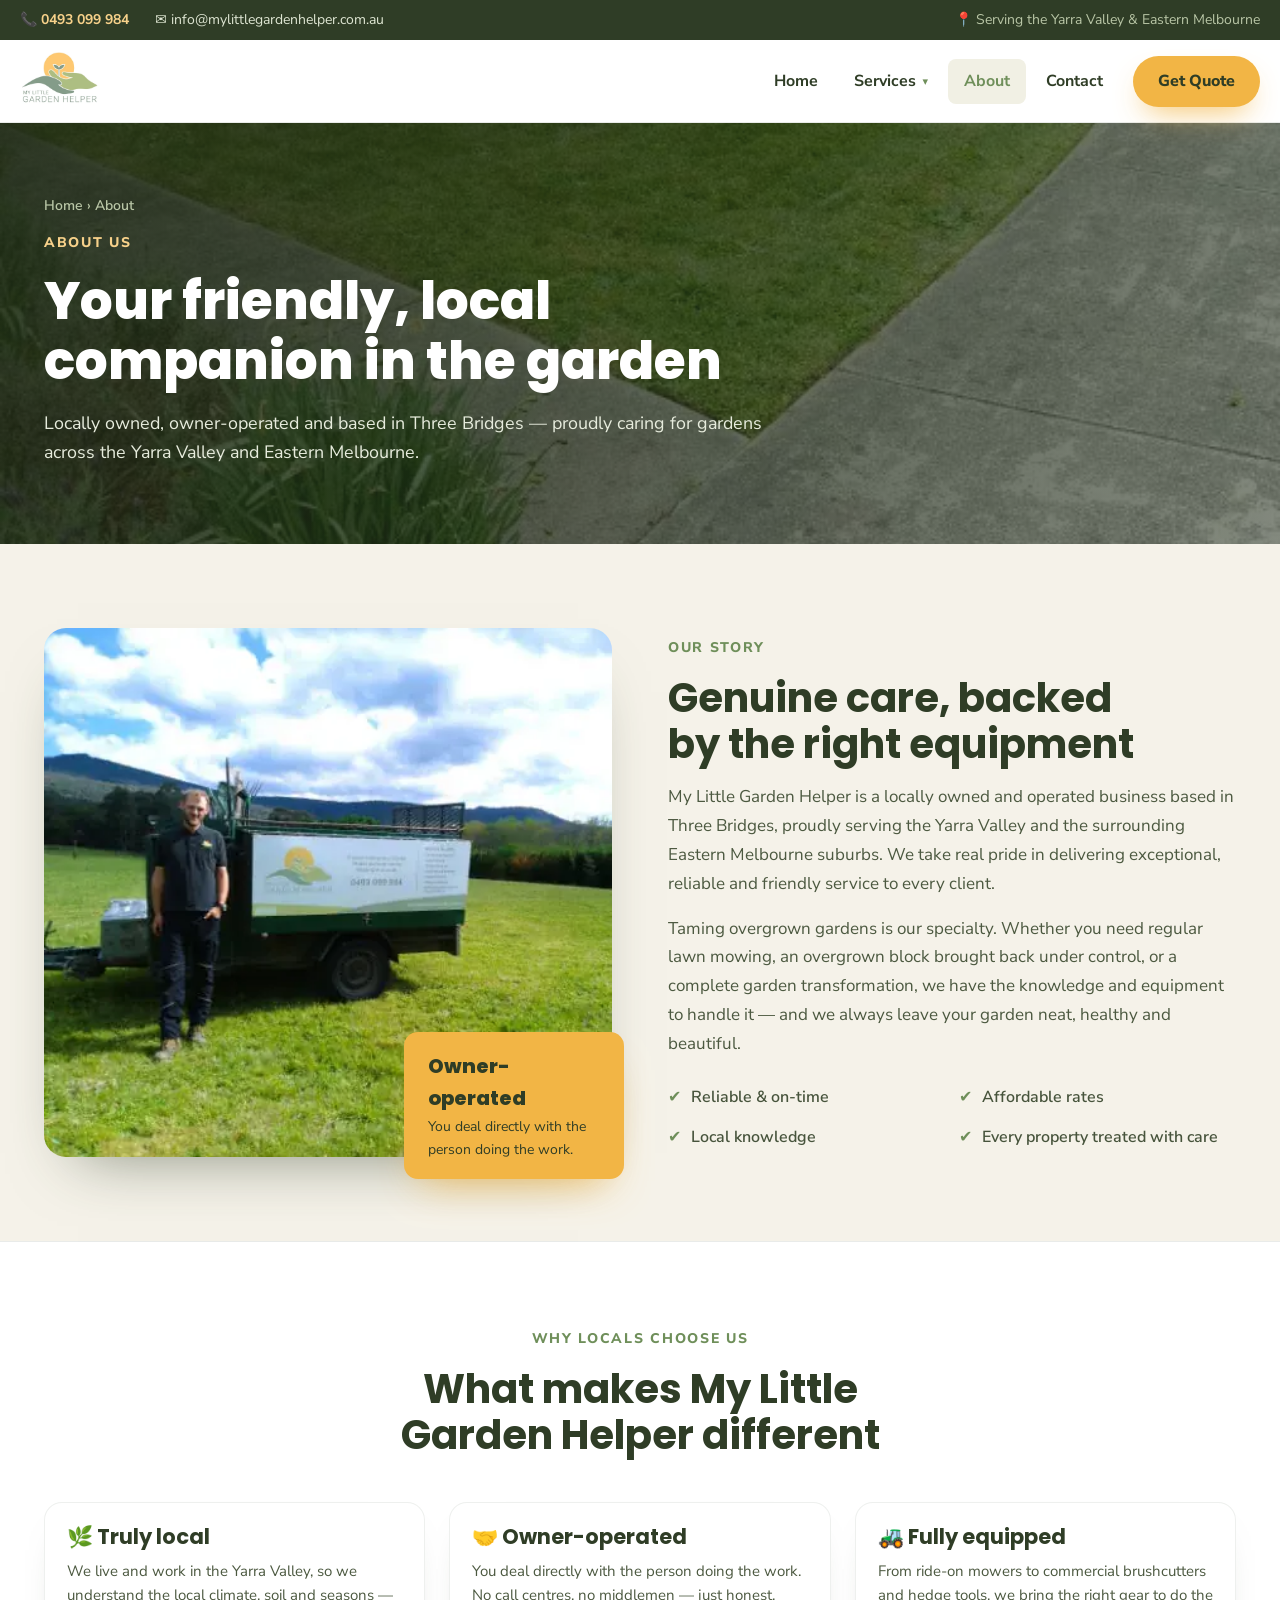
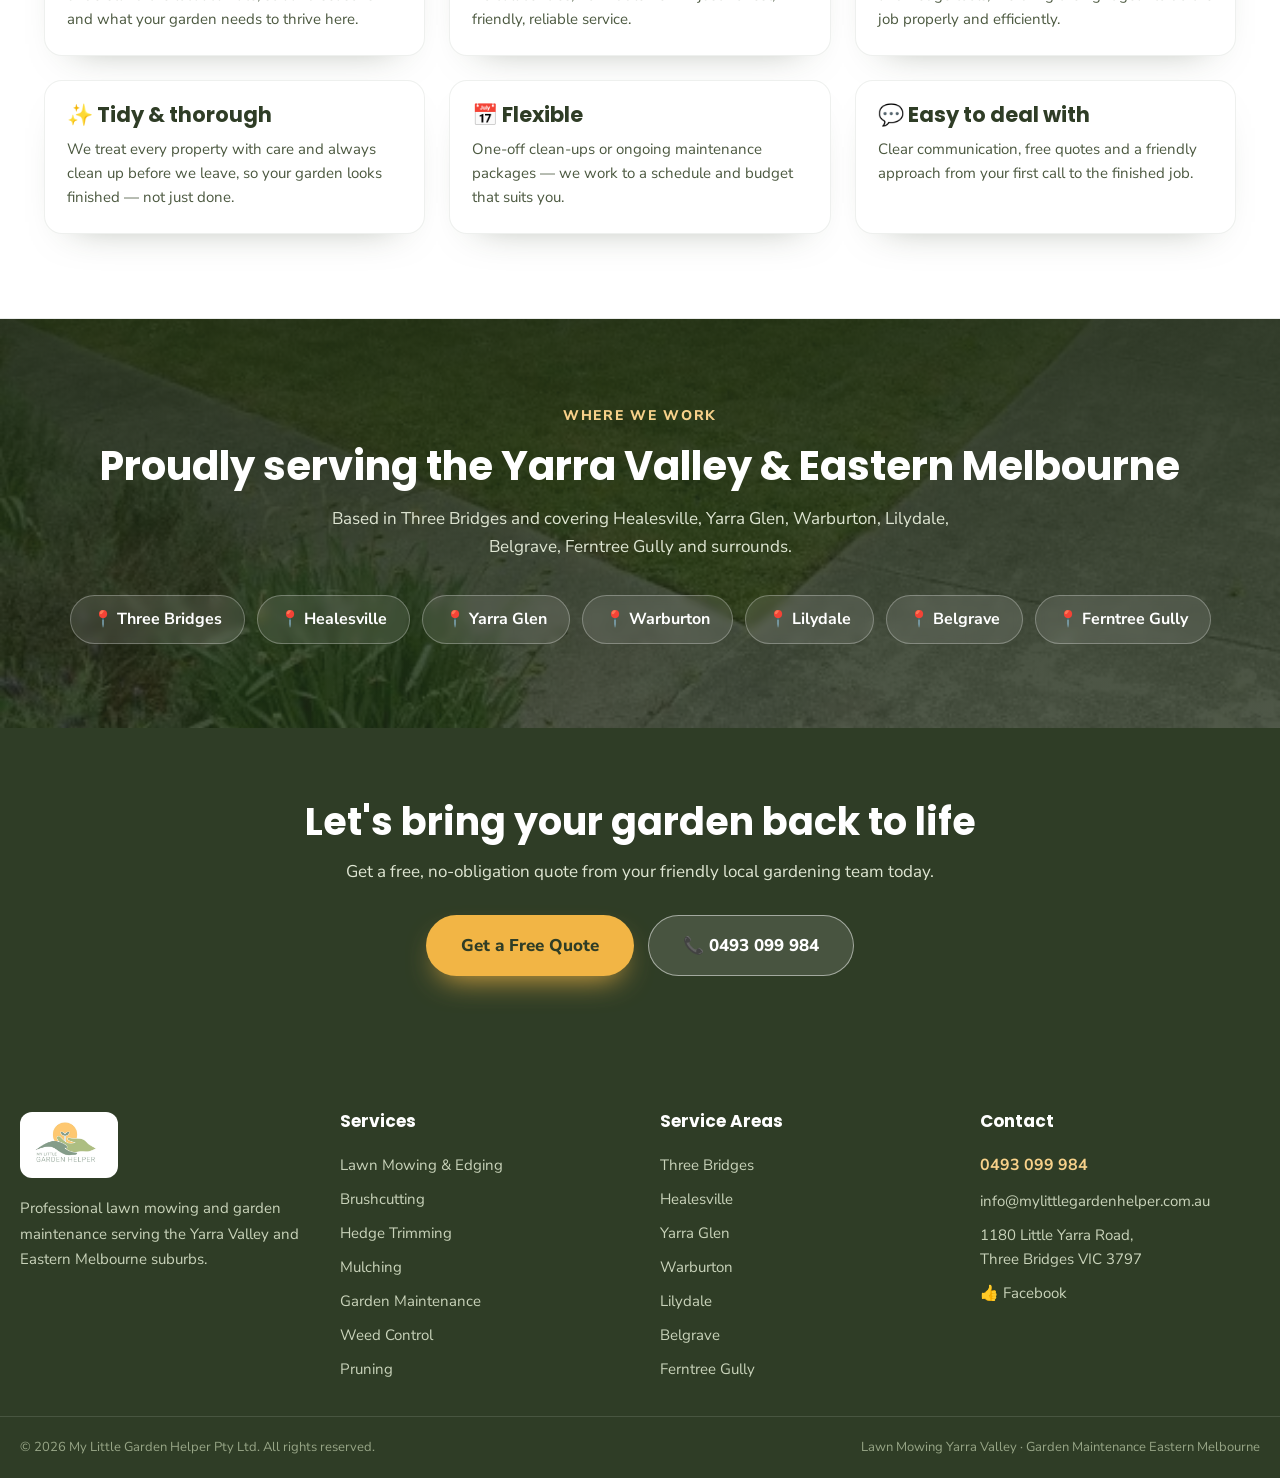
<file: about/index.html>
<!DOCTYPE html>
<html lang="en-AU">
<head>
<meta charset="utf-8">
<meta name="viewport" content="width=device-width, initial-scale=1">
<title>About My Little Garden Helper | Yarra Valley Gardeners</title>
<meta name="description" content="Locally owned, owner-operated lawn mowing &amp; garden care in Three Bridges, serving the Yarra Valley &amp; Eastern Melbourne. Free quote: 0493 099 984." />
<link rel="canonical" href="https://www.mylittlegardenhelper.com.au/about/" />
<meta name="robots" content="index, follow" />
<meta name="theme-color" content="#2f3d26" />
<meta property="og:type" content="website" />
<meta property="og:site_name" content="My Little Garden Helper" />
<meta property="og:title" content="About My Little Garden Helper | Yarra Valley Gardeners" />
<meta property="og:description" content="Locally owned, owner-operated lawn mowing &amp; garden care in Three Bridges, serving the Yarra Valley &amp; Eastern Melbourne. Free quote: 0493 099 984." />
<meta property="og:url" content="https://www.mylittlegardenhelper.com.au/about/" />
<meta property="og:image" content="https://www.mylittlegardenhelper.com.au/assets/contact.webp" />
<meta property="og:locale" content="en_AU" />
<meta name="twitter:card" content="summary_large_image" />
<meta name="twitter:title" content="About My Little Garden Helper | Yarra Valley Gardeners" />
<meta name="twitter:description" content="Locally owned, owner-operated lawn mowing &amp; garden care in Three Bridges, serving the Yarra Valley &amp; Eastern Melbourne. Free quote: 0493 099 984." />
<meta name="twitter:image" content="https://www.mylittlegardenhelper.com.au/assets/contact.webp" />
<link rel="icon" href="../assets/favicon.svg" type="image/svg+xml" />
<link rel="preconnect" href="https://fonts.googleapis.com" />
<link rel="preconnect" href="https://fonts.gstatic.com" crossorigin />
<link rel="preload" as="style" href="https://fonts.googleapis.com/css2?family=Poppins:wght@600;700;800&family=Nunito+Sans:wght@400;600;700;800&display=swap" onload="this.onload=null;this.rel='stylesheet'" />
<noscript><link rel="stylesheet" href="https://fonts.googleapis.com/css2?family=Poppins:wght@600;700;800&family=Nunito+Sans:wght@400;600;700;800&display=swap" /></noscript>
<link rel="preload" as="image" href="../assets/hero.webp" fetchpriority="high" />
<style>
/* ===================================================================
   My Little Garden Helper — Brand stylesheet
   Brand kit sourced from the Claude Design homepage:
   Forest #2f3d26 · Leaf #6f8f5a · Gold #f2b545 · Cream #f5f2e9
   Display: Poppins · Body: Nunito Sans
   Webflow-ready: class-based, semantic, no build step.
   =================================================================== */

/* ---------- Design tokens ---------- */
:root {
  /* Brand greens */
  --forest-900: #1f2a16;
  --forest-800: #2f3d26;   /* headings, footer, deep sections */
  --forest-700: #47543c;   /* body text on light */
  --leaf-600:   #556e44;   /* links */
  --leaf-500:   #6f8f5a;   /* primary brand green */
  --leaf-300:   #b9c6a6;
  --leaf-100:   #dfe6d3;

  /* Warm gold accent */
  --gold-500: #f2b545;     /* primary CTA */
  --gold-300: #f7d18a;

  /* Neutrals (warm, green-tinted) */
  --text-body:  #4c5940;
  --text-muted: #6f7a5b;
  --cream:      #f5f2e9;   /* page background */
  --sand:       #eef0e3;   /* alt section */
  --oat:        #f1f0e4;   /* soft chips / hovers */
  --paper:      #faf9f3;   /* inputs */
  --white:      #ffffff;
  --line:       rgba(47, 61, 38, 0.10);

  /* Status */
  --before-red: #b4472f;

  /* Type */
  --font-display: 'Poppins', system-ui, -apple-system, sans-serif;
  --font-body:    'Nunito Sans', system-ui, -apple-system, sans-serif;

  /* Radii */
  --radius-sm: 10px;
  --radius-md: 14px;
  --radius-lg: 18px;
  --radius-xl: 22px;
  --radius-pill: 999px;

  /* Elevation (green-tinted) */
  --shadow-sm: 0 6px 14px -8px rgba(47, 61, 38, 0.35);
  --shadow-md: 0 18px 40px -30px rgba(47, 61, 38, 0.5);
  --shadow-lg: 0 30px 60px -34px rgba(47, 61, 38, 0.6);
  --shadow-gold: 0 14px 30px -12px rgba(242, 181, 69, 0.9);

  /* Layout */
  --container: 1240px;
}

/* ---------- Reset / base ---------- */
* { box-sizing: border-box; }
html { scroll-behavior: smooth; -webkit-text-size-adjust: 100%; }
body {
  margin: 0;
  font-family: var(--font-body);
  color: var(--forest-700);
  background: var(--cream);
  line-height: 1.6;
  -webkit-font-smoothing: antialiased;
  overflow-x: hidden;
}
h1, h2, h3, h4 { font-family: var(--font-display); color: var(--forest-800); margin: 0; line-height: 1.15; }
p { margin: 0; }
img { display: block; max-width: 100%; height: auto; }
a { color: var(--leaf-600); text-decoration: none; transition: color .2s ease; }
a:hover { color: var(--gold-500); }
ul { margin: 0; padding: 0; list-style: none; }
input, select, textarea, button { font-family: inherit; }
:focus-visible { outline: 3px solid var(--gold-500); outline-offset: 2px; border-radius: 4px; }

/* ---------- Layout helpers ---------- */
.container { max-width: var(--container); margin: 0 auto; padding: 0 24px; }
.section { padding: 84px 0; }
.section--tight { padding: 56px 0; }
.eyebrow {
  display: inline-block;
  color: var(--leaf-500);
  font-weight: 800;
  letter-spacing: .12em;
  text-transform: uppercase;
  font-size: 14px;
}
.eyebrow--gold { color: var(--gold-300); }
.section-head { text-align: center; max-width: 720px; margin: 0 auto 44px; }
.section-title { font-size: clamp(28px, 3.4vw, 40px); margin-top: 14px; text-wrap: balance; }
.section-intro { font-size: 17px; line-height: 1.65; margin-top: 14px; color: var(--text-body); }
.text-center { text-align: center; }

/* ---------- Buttons ---------- */
.btn {
  display: inline-flex; align-items: center; justify-content: center; gap: 10px;
  padding: 15px 32px;
  font-weight: 800; font-size: 16px;
  border-radius: var(--radius-pill);
  border: 1px solid transparent;
  cursor: pointer;
  transition: transform .2s ease, background .2s ease, color .2s ease, box-shadow .2s ease;
  text-align: center;
}
.btn:hover { transform: translateY(-2px); }
.btn--gold { background: var(--gold-500); color: var(--forest-800); box-shadow: var(--shadow-gold); }
.btn--gold:hover { background: var(--forest-800); color: var(--white); }
.btn--dark { background: var(--forest-800); color: var(--white); }
.btn--dark:hover { background: var(--leaf-500); color: var(--white); }
.btn--outline { background: rgba(255,255,255,0.12); border-color: rgba(255,255,255,0.5); color: var(--white); }
.btn--outline:hover { background: rgba(255,255,255,0.22); color: var(--white); }
.btn--lg { padding: 16px 34px; font-size: 17px; }

/* ---------- Top bar ---------- */
.topbar { background: var(--forest-800); color: var(--leaf-100); font-size: 14px; }
.topbar__inner {
  display: flex; flex-wrap: wrap; gap: 8px 26px; align-items: center; justify-content: space-between;
  padding: 9px 0;
}
.topbar__group { display: flex; flex-wrap: wrap; gap: 8px 26px; align-items: center; }
.topbar a { display: inline-flex; align-items: center; gap: 8px; }
.topbar__phone { color: var(--gold-300); font-weight: 700; }
.topbar__phone:hover { color: var(--white); }
.topbar__email { color: var(--leaf-100); }
.topbar__email:hover { color: var(--white); }
.topbar__loc { display: inline-flex; align-items: center; gap: 8px; color: var(--leaf-300); }

/* ---------- Header / nav ---------- */
.site-header {
  position: sticky; top: 0; z-index: 60;
  background: rgba(255,255,255,0.97);
  border-bottom: 1px solid var(--line);
}
.site-header__inner {
  display: flex; align-items: center; justify-content: space-between; gap: 20px;
  padding: 12px 0;
}
.logo { display: flex; align-items: center; }
.logo img { height: 58px; width: auto; }
.nav { display: flex; align-items: center; gap: 4px; }
.nav__link {
  padding: 10px 16px; font-weight: 700; color: var(--forest-800);
  border-radius: 8px;
}
.nav__link:hover, .nav__link[aria-current="page"] { color: var(--leaf-500); background: var(--oat); }

.nav__item { position: relative; }
.nav__toggle { display: inline-flex; align-items: center; gap: 6px; background: none; border: none; }
.nav__caret { font-size: 11px; color: var(--leaf-500); }
.nav__dropdown {
  position: absolute; top: 100%; left: 0; padding-top: 8px; width: 300px;
  opacity: 0; visibility: hidden; transform: translateY(6px);
  transition: opacity .18s ease, transform .18s ease, visibility .18s;
}
.nav__item:hover .nav__dropdown, .nav__item:focus-within .nav__dropdown {
  opacity: 1; visibility: visible; transform: translateY(0);
}
.nav__menu {
  background: var(--white); border: 1px solid var(--line); border-radius: var(--radius-md);
  box-shadow: 0 24px 48px -20px rgba(47,61,38,0.35); padding: 8px;
}
.nav__menu a {
  display: flex; align-items: center; gap: 12px; padding: 11px 12px;
  border-radius: var(--radius-sm); color: var(--forest-800); font-weight: 600;
}
.nav__menu a:hover { background: var(--oat); color: var(--leaf-600); }
.nav__menu .ico { font-size: 18px; }
.nav__cta { margin-left: 10px; padding: 12px 24px; }

.nav-toggle {
  display: none; background: var(--forest-800); color: #fff; border: none;
  width: 46px; height: 46px; border-radius: var(--radius-sm); font-size: 20px; cursor: pointer;
}
.mobile-nav { display: none; border-top: 1px solid var(--line); background: var(--white); padding: 12px 0 20px; }
.mobile-nav.is-open { display: block; animation: fadeUp .2s ease both; }
.mobile-nav a { display: block; padding: 12px 4px; font-weight: 700; color: var(--forest-800); }
.mobile-nav__label {
  padding: 12px 4px 6px; font-weight: 800; color: var(--leaf-500);
  font-size: 13px; letter-spacing: .05em; text-transform: uppercase;
}
.mobile-nav__svc { display: flex !important; gap: 10px; padding: 10px 4px !important; color: var(--text-body) !important; font-weight: 600 !important; }
.mobile-nav__sep { border-top: 1px solid #eee; }
.mobile-nav__cta { text-align: center; margin-top: 14px; padding: 14px; background: var(--gold-500); color: var(--forest-800) !important; border-radius: var(--radius-pill); }

/* ---------- Hero ---------- */
.hero { position: relative; }
.hero__bg { position: absolute; inset: 0; background-size: cover; background-position: center; }
.hero__overlay {
  position: absolute; inset: 0;
  background: linear-gradient(100deg, rgba(31,42,22,0.86) 0%, rgba(31,42,22,0.62) 42%, rgba(31,42,22,0.12) 100%);
}
.hero__inner { position: relative; padding: 96px 0 108px; }
.hero__content { max-width: 660px; animation: fadeUp .7s ease both; }
.hero__badge {
  display: inline-flex; align-items: center; gap: 8px;
  background: rgba(242,181,69,0.2); border: 1px solid rgba(242,181,69,0.5);
  color: var(--gold-300); font-weight: 700; font-size: 14px;
  padding: 8px 16px; border-radius: var(--radius-pill);
}
.hero__title { color: #fff; font-size: clamp(38px, 5.4vw, 62px); line-height: 1.05; font-weight: 800; margin: 22px 0 0; text-wrap: balance; }
.hero__text { color: #e7ecdd; font-size: clamp(17px, 1.5vw, 20px); line-height: 1.6; margin-top: 20px; max-width: 560px; }
.hero__text strong { color: #fff; }
.hero__actions { display: flex; flex-wrap: wrap; gap: 14px; margin-top: 32px; }
.hero__stats { display: flex; flex-wrap: wrap; gap: 28px; margin-top: 40px; }
.hero__stat-num { color: var(--gold-300); font-size: 30px; font-family: var(--font-display); font-weight: 800; }
.hero__stat-label { color: #cfd8c1; font-size: 14px; }
.hero__divider { width: 1px; background: rgba(255,255,255,0.25); }

/* Compact page hero (interior pages) */
.page-hero { position: relative; }
.page-hero__bg { position: absolute; inset: 0; background-size: cover; background-position: center; }
.page-hero__overlay { position: absolute; inset: 0; background: linear-gradient(120deg, rgba(31,42,22,0.9) 0%, rgba(31,42,22,0.72) 55%, rgba(31,42,22,0.55) 100%); }
.page-hero__inner { position: relative; padding: 72px 0 78px; max-width: 760px; animation: fadeUp .6s ease both; }
.page-hero__title { color: #fff; font-size: clamp(32px, 4.4vw, 52px); font-weight: 800; margin-top: 16px; text-wrap: balance; }
.page-hero__text { color: #e7ecdd; font-size: clamp(16px, 1.4vw, 19px); line-height: 1.6; margin-top: 18px; }
.breadcrumb { color: var(--leaf-300); font-size: 14px; font-weight: 600; }
.breadcrumb a { color: var(--leaf-300); }
.breadcrumb a:hover { color: var(--gold-300); }

/* ---------- Feature strip ---------- */
.feature-strip { background: var(--leaf-500); }
.feature-strip__grid {
  display: grid; grid-template-columns: repeat(auto-fit, minmax(230px, 1fr)); gap: 14px;
  padding: 26px 0;
}
.feature { display: flex; align-items: center; gap: 14px; color: #fff; }
.feature__ico { font-size: 26px; }
.feature__title { font-weight: 800; font-family: var(--font-display); }
.feature__text { font-size: 14px; color: #e3ecd7; }

/* ---------- Intro block ---------- */
.intro { max-width: 900px; margin: 0 auto; text-align: center; }
.intro p { font-size: 18px; line-height: 1.7; margin-top: 20px; color: var(--text-body); }
.intro strong { color: var(--forest-800); }

/* ---------- Service cards ---------- */
.services-grid { display: grid; grid-template-columns: repeat(auto-fill, minmax(300px, 1fr)); gap: 24px; }
.service-card {
  background: var(--white); border: 1px solid rgba(47,61,38,0.08);
  border-radius: var(--radius-lg); overflow: hidden; box-shadow: var(--shadow-md);
  display: flex; flex-direction: column;
  transition: transform .25s ease, box-shadow .25s ease;
}
.service-card:hover { transform: translateY(-6px); box-shadow: 0 28px 50px -28px rgba(47,61,38,0.55); }
.service-card__media { height: 200px; overflow: hidden; position: relative; }
.service-card__media img { width: 100%; height: 100%; object-fit: cover; transition: transform .5s ease; }
.service-card:hover .service-card__media img { transform: scale(1.06); }
.service-card__icon {
  position: absolute; top: 14px; left: 14px; background: rgba(255,255,255,0.94);
  width: 46px; height: 46px; border-radius: 12px; display: grid; place-items: center;
  font-size: 22px; box-shadow: 0 6px 14px -8px rgba(0,0,0,0.5);
}
.service-card__body { padding: 22px 22px 24px; flex: 1; display: flex; flex-direction: column; }
.service-card__body h3 { font-size: 21px; }
.service-card__body p { font-size: 15px; line-height: 1.6; margin-top: 10px; color: var(--text-body); flex: 1; }
.service-card__link { margin-top: 16px; font-weight: 800; color: var(--leaf-500); display: inline-flex; align-items: center; gap: 6px; transition: gap .2s ease, color .2s ease; }
.service-card__link:hover { gap: 12px; color: var(--gold-500); }

/* ---------- About ---------- */
.about-grid { display: grid; grid-template-columns: repeat(auto-fit, minmax(320px, 1fr)); gap: 56px; align-items: center; }
.about__media { position: relative; }
.about__media img { width: 100%; border-radius: var(--radius-xl); box-shadow: var(--shadow-lg); }
.about__badge {
  position: absolute; bottom: -22px; right: -12px; background: var(--gold-500); color: var(--forest-800);
  padding: 18px 24px; border-radius: var(--radius-md); box-shadow: 0 20px 40px -18px rgba(242,181,69,0.8); max-width: 220px;
}
.about__badge-title { font-family: var(--font-display); font-weight: 800; font-size: 20px; }
.about__badge-text { font-size: 14px; margin-top: 2px; }
.about__body p { font-size: 17px; line-height: 1.7; margin-top: 16px; color: var(--text-body); }
.checklist { display: grid; grid-template-columns: 1fr 1fr; gap: 14px; margin-top: 26px; }
.checklist li { display: flex; gap: 10px; align-items: flex-start; font-weight: 600; }
.checklist .tick { color: var(--leaf-500); font-weight: 800; }

/* ---------- Before / after ---------- */
.ba-grid { display: grid; grid-template-columns: repeat(auto-fit, minmax(300px, 1fr)); gap: 24px; }
.ba-card { position: relative; border-radius: var(--radius-lg); overflow: hidden; box-shadow: 0 20px 44px -30px rgba(47,61,38,0.6); }
.ba-card img { width: 100%; height: 380px; object-fit: cover; }
.ba-badge { position: absolute; top: 16px; left: 16px; color: #fff; font-weight: 800; padding: 8px 18px; border-radius: var(--radius-pill); font-size: 14px; letter-spacing: .05em; }
.ba-badge--before { background: var(--before-red); }
.ba-badge--after { background: var(--leaf-500); }

/* ---------- Before / after comparison slider ---------- */
.ba-slider {
  --pos: 50%;
  position: relative; width: 100%; max-width: 960px; margin: 0 auto;
  aspect-ratio: 16 / 10; border-radius: var(--radius-lg); overflow: hidden;
  box-shadow: var(--shadow-lg); user-select: none; touch-action: pan-y;
  cursor: ew-resize; background: var(--forest-800);
}
.ba-slider__img {
  position: absolute; inset: 0; width: 100%; height: 100%;
  object-fit: cover; object-position: center 58%; pointer-events: none;
  -webkit-user-drag: none;
}
.ba-slider__before { z-index: 2; clip-path: inset(0 calc(100% - var(--pos)) 0 0); }
.ba-slider__divider {
  position: absolute; top: 0; bottom: 0; left: var(--pos); width: 3px; z-index: 3;
  background: #fff; transform: translateX(-50%); box-shadow: 0 0 0 1px rgba(47,61,38,0.15);
  pointer-events: none;
}
.ba-slider__handle {
  position: absolute; top: 50%; left: var(--pos); transform: translate(-50%, -50%);
  width: 54px; height: 54px; border-radius: 999px; background: #fff; color: var(--leaf-500);
  border: none; display: grid; place-items: center; font-size: 22px; font-weight: 800;
  box-shadow: 0 6px 18px -4px rgba(47,61,38,0.5); z-index: 4; cursor: grab; touch-action: none;
}
.ba-slider__handle:active { cursor: grabbing; }
.ba-slider__handle:focus-visible { outline: 3px solid var(--gold-500); outline-offset: 3px; }
.ba-slider__tag {
  position: absolute; top: 16px; z-index: 3; pointer-events: none;
  color: #fff; font-weight: 800; padding: 8px 18px; border-radius: var(--radius-pill);
  font-size: 14px; letter-spacing: .05em; font-family: var(--font-body);
}
.ba-slider__tag--before { left: 16px; background: var(--before-red); }
.ba-slider__tag--after  { right: 16px; background: var(--leaf-500); }
.ba-slider__hint {
  position: absolute; left: 50%; bottom: 16px; transform: translateX(-50%); z-index: 3;
  background: rgba(31,42,22,0.7); color: #fff; font-size: 13px; font-weight: 700;
  padding: 7px 16px; border-radius: var(--radius-pill); pointer-events: none;
  backdrop-filter: blur(4px); transition: opacity .3s ease;
}
.ba-slider.is-touched .ba-slider__hint { opacity: 0; }
@media (max-width: 640px) { .ba-slider { aspect-ratio: 4 / 3; } .ba-slider__handle { width: 46px; height: 46px; } }

/* ---------- Dark media section (areas) ---------- */
.media-section { position: relative; }
.media-section__bg { position: absolute; inset: 0; background-size: cover; background-position: center; }
.media-section__overlay { position: absolute; inset: 0; background: linear-gradient(180deg, rgba(31,42,22,0.9), rgba(31,42,22,0.78)); }
.media-section__inner { position: relative; text-align: center; padding: 84px 0; }
.media-section__title { color: #fff; font-size: clamp(28px, 3.4vw, 40px); margin-top: 14px; }
.media-section__text { color: var(--leaf-100); font-size: 17px; line-height: 1.65; margin: 16px auto 0; max-width: 640px; }
.chips { display: flex; flex-wrap: wrap; justify-content: center; gap: 12px; margin-top: 34px; }
.chip {
  background: rgba(255,255,255,0.1); border: 1px solid rgba(255,255,255,0.28); color: #fff;
  font-weight: 700; padding: 11px 22px; border-radius: var(--radius-pill); backdrop-filter: blur(4px);
}

/* ---------- FAQ ---------- */
.faq { max-width: 860px; margin: 0 auto; }
.faq__list { display: flex; flex-direction: column; gap: 14px; }
.faq__item { background: var(--white); border: 1px solid var(--line); border-radius: var(--radius-md); overflow: hidden; }
.faq__q {
  width: 100%; text-align: left; background: none; border: none;
  padding: 20px 22px; display: flex; align-items: center; justify-content: space-between; gap: 16px; cursor: pointer;
  font-family: var(--font-display); font-weight: 700; font-size: 17px; color: var(--forest-800);
}
.faq__sign { flex: none; width: 30px; height: 30px; border-radius: 8px; background: var(--oat); color: var(--leaf-500); font-weight: 800; font-size: 20px; display: grid; place-items: center; transition: transform .2s ease; }
.faq__item.is-open .faq__sign { transform: rotate(180deg); }
.faq__a { max-height: 0; overflow: hidden; transition: max-height .3s ease; }
.faq__a-inner { padding: 0 22px 22px; font-size: 16px; line-height: 1.7; color: var(--text-body); }

/* ---------- Contact ---------- */
.contact-section { background: var(--sand); }
.contact-grid { display: grid; grid-template-columns: repeat(auto-fit, minmax(320px, 1fr)); gap: 48px; }
.contact-methods { display: flex; flex-direction: column; gap: 18px; margin-top: 30px; }
.contact-method { display: flex; gap: 16px; align-items: center; }
.contact-method__ico { width: 52px; height: 52px; border-radius: var(--radius-md); background: var(--leaf-500); color: #fff; display: grid; place-items: center; font-size: 22px; flex: none; }
.contact-method__label { display: block; font-size: 13px; color: var(--text-muted); font-weight: 700; text-transform: uppercase; letter-spacing: .05em; }
.contact-method__value { display: block; font-family: var(--font-display); font-weight: 700; font-size: 18px; color: var(--forest-800); word-break: break-word; }
.social-link { display: inline-flex; align-items: center; gap: 10px; margin-top: 26px; font-weight: 800; color: var(--forest-800); }
.social-link:hover { color: var(--gold-500); }

.quote-card { background: var(--white); border-radius: var(--radius-xl); padding: 30px; box-shadow: var(--shadow-lg); }
.quote-card h2, .quote-card h3 { font-size: 22px; margin-bottom: 4px; }
.quote-card__note { font-size: 14px; color: var(--text-muted); margin-bottom: 18px; }
.field { display: block; margin-top: 14px; }
.field__label { display: block; font-size: 13px; font-weight: 700; color: var(--text-body); margin-bottom: 6px; }
.field__row { display: grid; grid-template-columns: 1fr 1fr; gap: 14px; }
.input, .select, .textarea {
  width: 100%; padding: 12px 14px; border: 1px solid rgba(47,61,38,0.18);
  border-radius: var(--radius-sm); font-size: 15px; background: var(--paper); color: var(--forest-800);
  transition: border-color .2s ease, box-shadow .2s ease;
}
.input:focus, .select:focus, .textarea:focus { outline: none; border-color: var(--leaf-500); box-shadow: 0 0 0 3px rgba(111,143,90,0.18); }
.textarea { resize: vertical; }
.form-success { text-align: center; padding: 40px 10px; }
.form-success__ico { font-size: 54px; }
.form-success h3 { font-size: 24px; margin-top: 12px; }
.form-success p { font-size: 16px; line-height: 1.6; margin-top: 10px; color: var(--text-body); }
.is-hidden { display: none !important; }

/* ---------- CTA band ---------- */
.cta-band { background: var(--forest-800); }
.cta-band__inner { text-align: center; padding: 72px 0; }
.cta-band__title { color: #fff; font-size: clamp(26px, 3.2vw, 38px); }
.cta-band__text { color: var(--leaf-100); font-size: 17px; line-height: 1.6; margin: 14px auto 30px; max-width: 620px; }
.cta-band__actions { display: flex; flex-wrap: wrap; gap: 14px; justify-content: center; }

/* ---------- Content prose (service/about pages) ---------- */
.prose { max-width: 760px; }
.prose p { font-size: 17px; line-height: 1.75; margin-top: 18px; color: var(--text-body); }
.prose h2 { font-size: clamp(24px, 3vw, 34px); margin-top: 40px; }
.prose h3 { font-size: 22px; margin-top: 28px; }
.prose ul.bullets { margin-top: 18px; display: flex; flex-direction: column; gap: 12px; }
.prose ul.bullets li { position: relative; padding-left: 30px; font-size: 17px; line-height: 1.6; color: var(--text-body); }
.prose ul.bullets li::before { content: "✔"; position: absolute; left: 0; color: var(--leaf-500); font-weight: 800; }
.split { display: grid; grid-template-columns: repeat(auto-fit, minmax(320px, 1fr)); gap: 48px; align-items: center; }
.split__media img { width: 100%; border-radius: var(--radius-xl); box-shadow: var(--shadow-lg); }

/* Related services */
.related-grid { display: grid; grid-template-columns: repeat(auto-fit, minmax(220px, 1fr)); gap: 16px; }
.related-card {
  display: flex; align-items: center; gap: 12px; padding: 18px 20px;
  background: var(--white); border: 1px solid var(--line); border-radius: var(--radius-md);
  font-weight: 700; color: var(--forest-800); box-shadow: var(--shadow-sm);
  transition: transform .2s ease, box-shadow .2s ease;
}
.related-card:hover { transform: translateY(-4px); box-shadow: var(--shadow-md); color: var(--leaf-600); }
.related-card .ico { font-size: 22px; }

/* ---------- Footer ---------- */
.site-footer { background: var(--forest-800); color: #c9d3ba; }
.site-footer__grid { display: grid; grid-template-columns: repeat(auto-fit, minmax(220px, 1fr)); gap: 40px; padding: 64px 0 30px; }
.site-footer h4 { color: #fff; font-size: 17px; margin-bottom: 16px; }
.site-footer p { font-size: 15px; line-height: 1.7; margin-top: 18px; max-width: 300px; }
.footer-logo { height: 66px; width: auto; background: #fff; padding: 10px 14px; border-radius: 12px; }
.site-footer a { display: block; color: #c9d3ba; padding: 5px 0; font-size: 15px; }
.site-footer a:hover { color: var(--gold-300); }
.site-footer .footer-span { display: block; color: #c9d3ba; padding: 5px 0; font-size: 15px; }
.footer-phone { color: var(--gold-300) !important; font-weight: 700; font-size: 16px !important; }
.site-footer__bottom { border-top: 1px solid rgba(255,255,255,0.12); }
.site-footer__bottom-inner { display: flex; flex-wrap: wrap; gap: 8px 20px; justify-content: space-between; padding: 20px 0; font-size: 13px; color: #97a586; }

/* ---------- Reveal on scroll ---------- */
.reveal { opacity: 0; transform: translateY(24px); transition: opacity .7s ease, transform .7s ease; }
.reveal.is-visible { opacity: 1; transform: translateY(0); }

/* ---------- Animations ---------- */
@keyframes fadeUp { from { opacity: 0; transform: translateY(24px); } to { opacity: 1; transform: translateY(0); } }

/* ---------- Responsive ---------- */
@media (max-width: 900px) {
  .nav { display: none; }
  .nav-toggle { display: block; }
  .section { padding: 60px 0; }
  .about-grid, .split { gap: 40px; }
  .about__badge { position: static; margin-top: 18px; max-width: none; }
  .hero__inner { padding: 72px 0 84px; }
}
@media (max-width: 560px) {
  .checklist { grid-template-columns: 1fr; }
  .field__row { grid-template-columns: 1fr; }
  .hero__stats { gap: 18px; }
  .container { padding: 0 18px; }
}

/* ---------- Reduced motion ---------- */
@media (prefers-reduced-motion: reduce) {
  * { animation-duration: .001ms !important; transition-duration: .001ms !important; scroll-behavior: auto !important; }
  .reveal { opacity: 1; transform: none; }
}

</style>
<script type="application/ld+json">{"@context":"https://schema.org","@type":"BreadcrumbList","itemListElement":[{"@type":"ListItem","position":1,"name":"Home","item":"https://www.mylittlegardenhelper.com.au/"},{"@type":"ListItem","position":2,"name":"About","item":"https://www.mylittlegardenhelper.com.au/about/"}]}</script>
</head>
<body>
<!-- TOP BAR -->
<div class="topbar">
  <div class="container topbar__inner">
    <div class="topbar__group">
      <a href="tel:+61493099984" class="topbar__phone">📞 0493 099 984</a>
      <a href="mailto:info@mylittlegardenhelper.com.au" class="topbar__email">✉ info@mylittlegardenhelper.com.au</a>
    </div>
    <div class="topbar__loc">📍 Serving the Yarra Valley &amp; Eastern Melbourne</div>
  </div>
</div>

<!-- HEADER -->
<header class="site-header">
  <div class="container site-header__inner">
    <a href="../" class="logo" aria-label="My Little Garden Helper home">
      <img decoding="async" src="../assets/logo.webp" alt="My Little Garden Helper — lawn mowing and garden services Yarra Valley" width="180" height="58" />
    </a>
    <nav class="nav" aria-label="Primary">
      <a href="../" class="nav__link">Home</a>
      <div class="nav__item">
        <a href="../services/" class="nav__link nav__toggle">Services <span class="nav__caret">▾</span></a>
        <div class="nav__dropdown">
          <div class="nav__menu">
            <a href="../services/lawn-mowing/"><span class="ico">🚜</span>Lawn Mowing &amp; Edging</a>
            <a href="../services/brushcutting/"><span class="ico">🌾</span>Brushcutting</a>
            <a href="../services/hedge-trimming/"><span class="ico">✂️</span>Hedge Trimming</a>
            <a href="../services/mulching/"><span class="ico">🍂</span>Mulching</a>
            <a href="../services/garden-maintenance/"><span class="ico">🌳</span>Garden Maintenance</a>
            <a href="../services/weed-control/"><span class="ico">🌱</span>Weed Control</a>
            <a href="../services/pruning/"><span class="ico">🌿</span>Pruning</a>
          </div>
        </div>
      </div>
      <a href="../about/" class="nav__link" aria-current="page">About</a>
      <a href="../contact/" class="nav__link">Contact</a>
      <a href="../contact/" class="btn btn--gold nav__cta">Get Quote</a>
    </nav>
    <button class="nav-toggle" data-nav-toggle aria-label="Toggle menu" aria-expanded="false">☰</button>
  </div>
  <div class="mobile-nav" data-mobile-nav>
    <div class="container">
      <a href="../">Home</a>
      <div class="mobile-nav__label">Services</div>
      <a href="../services/lawn-mowing/" class="mobile-nav__svc">🚜 Lawn Mowing &amp; Edging</a>
      <a href="../services/brushcutting/" class="mobile-nav__svc">🌾 Brushcutting</a>
      <a href="../services/hedge-trimming/" class="mobile-nav__svc">✂️ Hedge Trimming</a>
      <a href="../services/mulching/" class="mobile-nav__svc">🍂 Mulching</a>
      <a href="../services/garden-maintenance/" class="mobile-nav__svc">🌳 Garden Maintenance</a>
      <a href="../services/weed-control/" class="mobile-nav__svc">🌱 Weed Control</a>
      <a href="../services/pruning/" class="mobile-nav__svc">🌿 Pruning</a>
      <a href="../about/" class="mobile-nav__sep">About</a>
      <a href="../contact/" class="mobile-nav__sep">Contact</a>
      <a href="../contact/" class="mobile-nav__cta">Get a Free Quote</a>
    </div>
  </div>
</header>

<main>

<section class="page-hero">
  <div class="page-hero__bg" style="background-image: url('../assets/hero.webp');"></div>
  <div class="page-hero__overlay"></div>
  <div class="container">
    <div class="page-hero__inner">
      <nav class="breadcrumb" aria-label="Breadcrumb"><a href="../">Home</a> › <span>About</span></nav>
      <span class="eyebrow eyebrow--gold" style="margin-top:14px;">About us</span>
      <h1 class="page-hero__title">Your friendly, local companion in the garden</h1>
      <p class="page-hero__text">Locally owned, owner-operated and based in Three Bridges — proudly caring for gardens across the Yarra Valley and Eastern Melbourne.</p>
    </div>
  </div>
</section>

<section class="section">
  <div class="container about-grid">
    <div class="about__media reveal">
      <img decoding="async" src="../assets/contact.webp" alt="My Little Garden Helper equipment and trailer ready for a job in the Yarra Valley" loading="lazy" />
      <div class="about__badge">
        <div class="about__badge-title">Owner-operated</div>
        <div class="about__badge-text">You deal directly with the person doing the work.</div>
      </div>
    </div>
    <div class="about__body reveal">
      <span class="eyebrow">Our story</span>
      <h2 class="section-title" style="text-align:left; margin-top:14px;">Genuine care, backed by the right equipment</h2>
      <p>My Little Garden Helper is a locally owned and operated business based in Three Bridges, proudly serving the Yarra Valley and the surrounding Eastern Melbourne suburbs. We take real pride in delivering exceptional, reliable and friendly service to every client.</p>
      <p>Taming overgrown gardens is our specialty. Whether you need regular lawn mowing, an overgrown block brought back under control, or a complete garden transformation, we have the knowledge and equipment to handle it — and we always leave your garden neat, healthy and beautiful.</p>
      <ul class="checklist">
        <li><span class="tick">✔</span><span>Reliable &amp; on-time</span></li>
        <li><span class="tick">✔</span><span>Affordable rates</span></li>
        <li><span class="tick">✔</span><span>Local knowledge</span></li>
        <li><span class="tick">✔</span><span>Every property treated with care</span></li>
      </ul>
    </div>
  </div>
</section>

<section class="section" style="background: var(--white); border-top:1px solid var(--line); border-bottom:1px solid var(--line);">
  <div class="container">
    <div class="section-head reveal">
      <span class="eyebrow">Why locals choose us</span>
      <h2 class="section-title">What makes My Little Garden Helper different</h2>
    </div>
    <div class="services-grid">
      <div class="service-card reveal" style="padding:0;"><div class="service-card__body"><h3>🌿 Truly local</h3><p>We live and work in the Yarra Valley, so we understand the local climate, soil and seasons — and what your garden needs to thrive here.</p></div></div>
      <div class="service-card reveal"><div class="service-card__body"><h3>🤝 Owner-operated</h3><p>You deal directly with the person doing the work. No call centres, no middlemen — just honest, friendly, reliable service.</p></div></div>
      <div class="service-card reveal"><div class="service-card__body"><h3>🚜 Fully equipped</h3><p>From ride-on mowers to commercial brushcutters and hedge tools, we bring the right gear to do the job properly and efficiently.</p></div></div>
      <div class="service-card reveal"><div class="service-card__body"><h3>✨ Tidy &amp; thorough</h3><p>We treat every property with care and always clean up before we leave, so your garden looks finished — not just done.</p></div></div>
      <div class="service-card reveal"><div class="service-card__body"><h3>📅 Flexible</h3><p>One-off clean-ups or ongoing maintenance packages — we work to a schedule and budget that suits you.</p></div></div>
      <div class="service-card reveal"><div class="service-card__body"><h3>💬 Easy to deal with</h3><p>Clear communication, free quotes and a friendly approach from your first call to the finished job.</p></div></div>
    </div>
  </div>
</section>

<section class="media-section">
  <div class="media-section__bg" style="background-image: url('../assets/hero.webp');"></div>
  <div class="media-section__overlay"></div>
  <div class="container media-section__inner reveal">
    <span class="eyebrow eyebrow--gold">Where we work</span>
    <h2 class="media-section__title">Proudly serving the Yarra Valley &amp; Eastern Melbourne</h2>
    <p class="media-section__text">Based in Three Bridges and covering Healesville, Yarra Glen, Warburton, Lilydale, Belgrave, Ferntree Gully and surrounds.</p>
    <div class="chips">
      <span class="chip">📍 Three Bridges</span><span class="chip">📍 Healesville</span><span class="chip">📍 Yarra Glen</span><span class="chip">📍 Warburton</span><span class="chip">📍 Lilydale</span><span class="chip">📍 Belgrave</span><span class="chip">📍 Ferntree Gully</span>
    </div>
  </div>
</section>

<section class="cta-band">
  <div class="container cta-band__inner reveal">
    <h2 class="cta-band__title">Let's bring your garden back to life</h2>
    <p class="cta-band__text">Get a free, no-obligation quote from your friendly local gardening team today.</p>
    <div class="cta-band__actions">
      <a href="../contact/" class="btn btn--gold btn--lg">Get a Free Quote</a>
      <a href="tel:+61493099984" class="btn btn--outline btn--lg">📞 0493 099 984</a>
    </div>
  </div>
</section>


</main>
<!-- FOOTER -->
<footer class="site-footer">
  <div class="container site-footer__grid">
    <div>
      <img decoding="async" src="../assets/logo.webp" alt="My Little Garden Helper logo" class="footer-logo" width="200" height="66" />
      <p>Professional lawn mowing and garden maintenance serving the Yarra Valley and Eastern Melbourne suburbs.</p>
    </div>
    <div>
      <h4>Services</h4>
      <a href="../services/lawn-mowing/">Lawn Mowing &amp; Edging</a>
      <a href="../services/brushcutting/">Brushcutting</a>
      <a href="../services/hedge-trimming/">Hedge Trimming</a>
      <a href="../services/mulching/">Mulching</a>
      <a href="../services/garden-maintenance/">Garden Maintenance</a>
      <a href="../services/weed-control/">Weed Control</a>
      <a href="../services/pruning/">Pruning</a>
    </div>
    <div>
      <h4>Service Areas</h4>
      <span class="footer-span">Three Bridges</span>
      <span class="footer-span">Healesville</span>
      <span class="footer-span">Yarra Glen</span>
      <span class="footer-span">Warburton</span>
      <span class="footer-span">Lilydale</span>
      <span class="footer-span">Belgrave</span>
      <span class="footer-span">Ferntree Gully</span>
    </div>
    <div>
      <h4>Contact</h4>
      <a href="tel:+61493099984" class="footer-phone">0493 099 984</a>
      <a href="mailto:info@mylittlegardenhelper.com.au">info@mylittlegardenhelper.com.au</a>
      <span class="footer-span">1180 Little Yarra Road,<br />Three Bridges VIC 3797</span>
      <a href="https://www.facebook.com/profile.php?id=100083377355214" target="_blank" rel="noopener">👍 Facebook</a>
    </div>
  </div>
  <div class="site-footer__bottom">
    <div class="container site-footer__bottom-inner">
      <span>© 2026 My Little Garden Helper Pty Ltd. All rights reserved.</span>
      <span>Lawn Mowing Yarra Valley · Garden Maintenance Eastern Melbourne</span>
    </div>
  </div>
</footer>

<script src="../assets/main.js" defer></script>
</body>
</html>
</file>
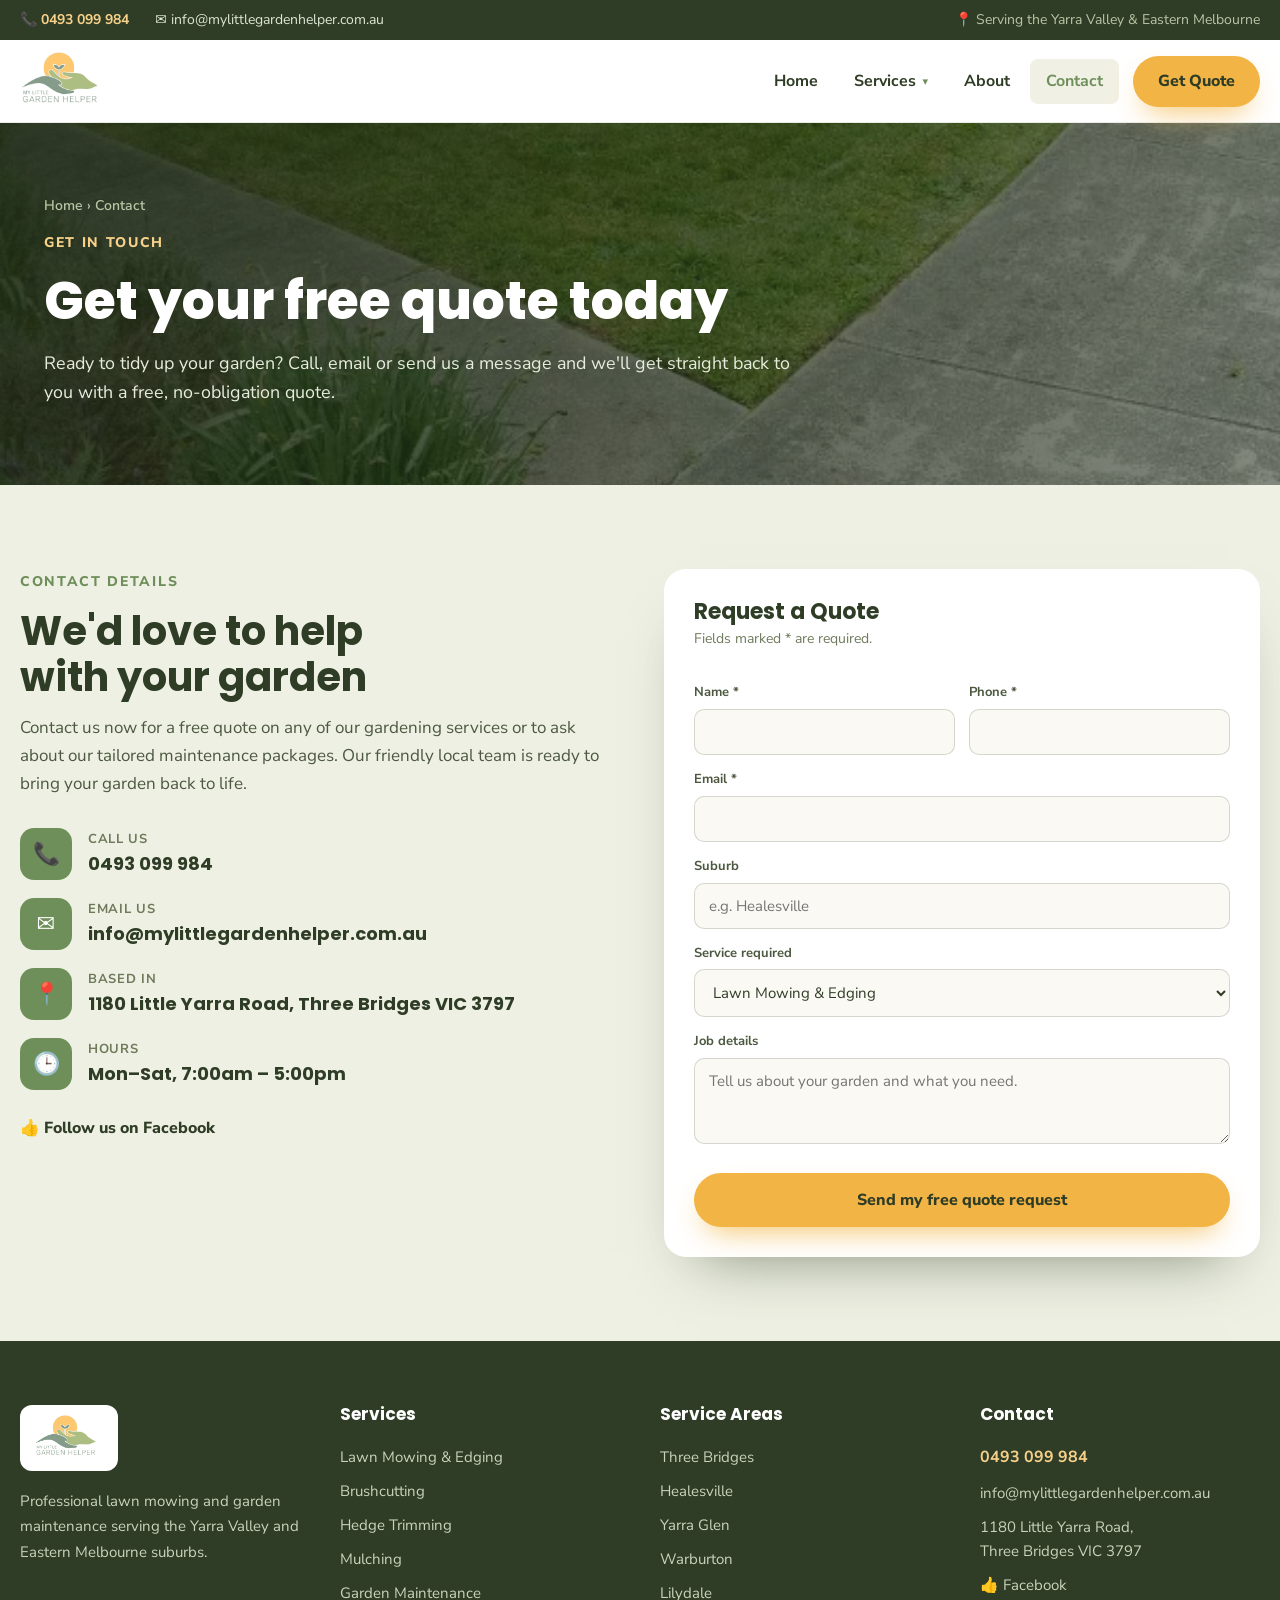
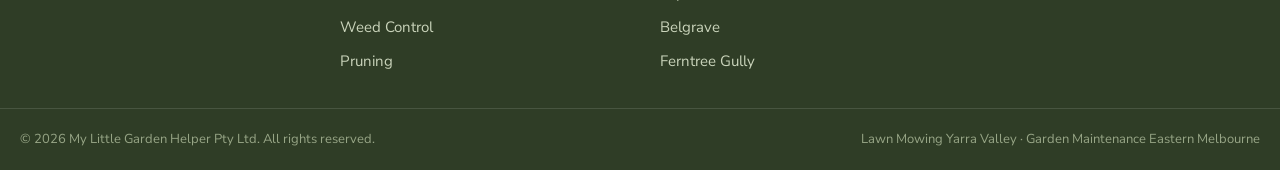
<file: contact/index.html>
<!DOCTYPE html>
<html lang="en-AU">
<head>
<meta charset="utf-8">
<meta name="viewport" content="width=device-width, initial-scale=1">
<title>Contact My Little Garden Helper | Free Garden Quote</title>
<meta name="description" content="Contact My Little Garden Helper for a free quote on lawn mowing &amp; garden maintenance in the Yarra Valley &amp; Eastern Melbourne. Call 0493 099 984." />
<link rel="canonical" href="https://www.mylittlegardenhelper.com.au/contact/" />
<meta name="robots" content="index, follow" />
<meta name="theme-color" content="#2f3d26" />
<meta property="og:type" content="website" />
<meta property="og:site_name" content="My Little Garden Helper" />
<meta property="og:title" content="Contact My Little Garden Helper | Free Garden Quote" />
<meta property="og:description" content="Contact My Little Garden Helper for a free quote on lawn mowing &amp; garden maintenance in the Yarra Valley &amp; Eastern Melbourne. Call 0493 099 984." />
<meta property="og:url" content="https://www.mylittlegardenhelper.com.au/contact/" />
<meta property="og:image" content="https://www.mylittlegardenhelper.com.au/assets/contact.webp" />
<meta property="og:locale" content="en_AU" />
<meta name="twitter:card" content="summary_large_image" />
<meta name="twitter:title" content="Contact My Little Garden Helper | Free Garden Quote" />
<meta name="twitter:description" content="Contact My Little Garden Helper for a free quote on lawn mowing &amp; garden maintenance in the Yarra Valley &amp; Eastern Melbourne. Call 0493 099 984." />
<meta name="twitter:image" content="https://www.mylittlegardenhelper.com.au/assets/contact.webp" />
<link rel="icon" href="../assets/favicon.svg" type="image/svg+xml" />
<link rel="preconnect" href="https://fonts.googleapis.com" />
<link rel="preconnect" href="https://fonts.gstatic.com" crossorigin />
<link rel="preload" as="style" href="https://fonts.googleapis.com/css2?family=Poppins:wght@600;700;800&family=Nunito+Sans:wght@400;600;700;800&display=swap" onload="this.onload=null;this.rel='stylesheet'" />
<noscript><link rel="stylesheet" href="https://fonts.googleapis.com/css2?family=Poppins:wght@600;700;800&family=Nunito+Sans:wght@400;600;700;800&display=swap" /></noscript>
<link rel="preload" as="image" href="../assets/hero.webp" fetchpriority="high" />
<style>
/* ===================================================================
   My Little Garden Helper — Brand stylesheet
   Brand kit sourced from the Claude Design homepage:
   Forest #2f3d26 · Leaf #6f8f5a · Gold #f2b545 · Cream #f5f2e9
   Display: Poppins · Body: Nunito Sans
   Webflow-ready: class-based, semantic, no build step.
   =================================================================== */

/* ---------- Design tokens ---------- */
:root {
  /* Brand greens */
  --forest-900: #1f2a16;
  --forest-800: #2f3d26;   /* headings, footer, deep sections */
  --forest-700: #47543c;   /* body text on light */
  --leaf-600:   #556e44;   /* links */
  --leaf-500:   #6f8f5a;   /* primary brand green */
  --leaf-300:   #b9c6a6;
  --leaf-100:   #dfe6d3;

  /* Warm gold accent */
  --gold-500: #f2b545;     /* primary CTA */
  --gold-300: #f7d18a;

  /* Neutrals (warm, green-tinted) */
  --text-body:  #4c5940;
  --text-muted: #6f7a5b;
  --cream:      #f5f2e9;   /* page background */
  --sand:       #eef0e3;   /* alt section */
  --oat:        #f1f0e4;   /* soft chips / hovers */
  --paper:      #faf9f3;   /* inputs */
  --white:      #ffffff;
  --line:       rgba(47, 61, 38, 0.10);

  /* Status */
  --before-red: #b4472f;

  /* Type */
  --font-display: 'Poppins', system-ui, -apple-system, sans-serif;
  --font-body:    'Nunito Sans', system-ui, -apple-system, sans-serif;

  /* Radii */
  --radius-sm: 10px;
  --radius-md: 14px;
  --radius-lg: 18px;
  --radius-xl: 22px;
  --radius-pill: 999px;

  /* Elevation (green-tinted) */
  --shadow-sm: 0 6px 14px -8px rgba(47, 61, 38, 0.35);
  --shadow-md: 0 18px 40px -30px rgba(47, 61, 38, 0.5);
  --shadow-lg: 0 30px 60px -34px rgba(47, 61, 38, 0.6);
  --shadow-gold: 0 14px 30px -12px rgba(242, 181, 69, 0.9);

  /* Layout */
  --container: 1240px;
}

/* ---------- Reset / base ---------- */
* { box-sizing: border-box; }
html { scroll-behavior: smooth; -webkit-text-size-adjust: 100%; }
body {
  margin: 0;
  font-family: var(--font-body);
  color: var(--forest-700);
  background: var(--cream);
  line-height: 1.6;
  -webkit-font-smoothing: antialiased;
  overflow-x: hidden;
}
h1, h2, h3, h4 { font-family: var(--font-display); color: var(--forest-800); margin: 0; line-height: 1.15; }
p { margin: 0; }
img { display: block; max-width: 100%; height: auto; }
a { color: var(--leaf-600); text-decoration: none; transition: color .2s ease; }
a:hover { color: var(--gold-500); }
ul { margin: 0; padding: 0; list-style: none; }
input, select, textarea, button { font-family: inherit; }
:focus-visible { outline: 3px solid var(--gold-500); outline-offset: 2px; border-radius: 4px; }

/* ---------- Layout helpers ---------- */
.container { max-width: var(--container); margin: 0 auto; padding: 0 24px; }
.section { padding: 84px 0; }
.section--tight { padding: 56px 0; }
.eyebrow {
  display: inline-block;
  color: var(--leaf-500);
  font-weight: 800;
  letter-spacing: .12em;
  text-transform: uppercase;
  font-size: 14px;
}
.eyebrow--gold { color: var(--gold-300); }
.section-head { text-align: center; max-width: 720px; margin: 0 auto 44px; }
.section-title { font-size: clamp(28px, 3.4vw, 40px); margin-top: 14px; text-wrap: balance; }
.section-intro { font-size: 17px; line-height: 1.65; margin-top: 14px; color: var(--text-body); }
.text-center { text-align: center; }

/* ---------- Buttons ---------- */
.btn {
  display: inline-flex; align-items: center; justify-content: center; gap: 10px;
  padding: 15px 32px;
  font-weight: 800; font-size: 16px;
  border-radius: var(--radius-pill);
  border: 1px solid transparent;
  cursor: pointer;
  transition: transform .2s ease, background .2s ease, color .2s ease, box-shadow .2s ease;
  text-align: center;
}
.btn:hover { transform: translateY(-2px); }
.btn--gold { background: var(--gold-500); color: var(--forest-800); box-shadow: var(--shadow-gold); }
.btn--gold:hover { background: var(--forest-800); color: var(--white); }
.btn--dark { background: var(--forest-800); color: var(--white); }
.btn--dark:hover { background: var(--leaf-500); color: var(--white); }
.btn--outline { background: rgba(255,255,255,0.12); border-color: rgba(255,255,255,0.5); color: var(--white); }
.btn--outline:hover { background: rgba(255,255,255,0.22); color: var(--white); }
.btn--lg { padding: 16px 34px; font-size: 17px; }

/* ---------- Top bar ---------- */
.topbar { background: var(--forest-800); color: var(--leaf-100); font-size: 14px; }
.topbar__inner {
  display: flex; flex-wrap: wrap; gap: 8px 26px; align-items: center; justify-content: space-between;
  padding: 9px 0;
}
.topbar__group { display: flex; flex-wrap: wrap; gap: 8px 26px; align-items: center; }
.topbar a { display: inline-flex; align-items: center; gap: 8px; }
.topbar__phone { color: var(--gold-300); font-weight: 700; }
.topbar__phone:hover { color: var(--white); }
.topbar__email { color: var(--leaf-100); }
.topbar__email:hover { color: var(--white); }
.topbar__loc { display: inline-flex; align-items: center; gap: 8px; color: var(--leaf-300); }

/* ---------- Header / nav ---------- */
.site-header {
  position: sticky; top: 0; z-index: 60;
  background: rgba(255,255,255,0.97);
  border-bottom: 1px solid var(--line);
}
.site-header__inner {
  display: flex; align-items: center; justify-content: space-between; gap: 20px;
  padding: 12px 0;
}
.logo { display: flex; align-items: center; }
.logo img { height: 58px; width: auto; }
.nav { display: flex; align-items: center; gap: 4px; }
.nav__link {
  padding: 10px 16px; font-weight: 700; color: var(--forest-800);
  border-radius: 8px;
}
.nav__link:hover, .nav__link[aria-current="page"] { color: var(--leaf-500); background: var(--oat); }

.nav__item { position: relative; }
.nav__toggle { display: inline-flex; align-items: center; gap: 6px; background: none; border: none; }
.nav__caret { font-size: 11px; color: var(--leaf-500); }
.nav__dropdown {
  position: absolute; top: 100%; left: 0; padding-top: 8px; width: 300px;
  opacity: 0; visibility: hidden; transform: translateY(6px);
  transition: opacity .18s ease, transform .18s ease, visibility .18s;
}
.nav__item:hover .nav__dropdown, .nav__item:focus-within .nav__dropdown {
  opacity: 1; visibility: visible; transform: translateY(0);
}
.nav__menu {
  background: var(--white); border: 1px solid var(--line); border-radius: var(--radius-md);
  box-shadow: 0 24px 48px -20px rgba(47,61,38,0.35); padding: 8px;
}
.nav__menu a {
  display: flex; align-items: center; gap: 12px; padding: 11px 12px;
  border-radius: var(--radius-sm); color: var(--forest-800); font-weight: 600;
}
.nav__menu a:hover { background: var(--oat); color: var(--leaf-600); }
.nav__menu .ico { font-size: 18px; }
.nav__cta { margin-left: 10px; padding: 12px 24px; }

.nav-toggle {
  display: none; background: var(--forest-800); color: #fff; border: none;
  width: 46px; height: 46px; border-radius: var(--radius-sm); font-size: 20px; cursor: pointer;
}
.mobile-nav { display: none; border-top: 1px solid var(--line); background: var(--white); padding: 12px 0 20px; }
.mobile-nav.is-open { display: block; animation: fadeUp .2s ease both; }
.mobile-nav a { display: block; padding: 12px 4px; font-weight: 700; color: var(--forest-800); }
.mobile-nav__label {
  padding: 12px 4px 6px; font-weight: 800; color: var(--leaf-500);
  font-size: 13px; letter-spacing: .05em; text-transform: uppercase;
}
.mobile-nav__svc { display: flex !important; gap: 10px; padding: 10px 4px !important; color: var(--text-body) !important; font-weight: 600 !important; }
.mobile-nav__sep { border-top: 1px solid #eee; }
.mobile-nav__cta { text-align: center; margin-top: 14px; padding: 14px; background: var(--gold-500); color: var(--forest-800) !important; border-radius: var(--radius-pill); }

/* ---------- Hero ---------- */
.hero { position: relative; }
.hero__bg { position: absolute; inset: 0; background-size: cover; background-position: center; }
.hero__overlay {
  position: absolute; inset: 0;
  background: linear-gradient(100deg, rgba(31,42,22,0.86) 0%, rgba(31,42,22,0.62) 42%, rgba(31,42,22,0.12) 100%);
}
.hero__inner { position: relative; padding: 96px 0 108px; }
.hero__content { max-width: 660px; animation: fadeUp .7s ease both; }
.hero__badge {
  display: inline-flex; align-items: center; gap: 8px;
  background: rgba(242,181,69,0.2); border: 1px solid rgba(242,181,69,0.5);
  color: var(--gold-300); font-weight: 700; font-size: 14px;
  padding: 8px 16px; border-radius: var(--radius-pill);
}
.hero__title { color: #fff; font-size: clamp(38px, 5.4vw, 62px); line-height: 1.05; font-weight: 800; margin: 22px 0 0; text-wrap: balance; }
.hero__text { color: #e7ecdd; font-size: clamp(17px, 1.5vw, 20px); line-height: 1.6; margin-top: 20px; max-width: 560px; }
.hero__text strong { color: #fff; }
.hero__actions { display: flex; flex-wrap: wrap; gap: 14px; margin-top: 32px; }
.hero__stats { display: flex; flex-wrap: wrap; gap: 28px; margin-top: 40px; }
.hero__stat-num { color: var(--gold-300); font-size: 30px; font-family: var(--font-display); font-weight: 800; }
.hero__stat-label { color: #cfd8c1; font-size: 14px; }
.hero__divider { width: 1px; background: rgba(255,255,255,0.25); }

/* Compact page hero (interior pages) */
.page-hero { position: relative; }
.page-hero__bg { position: absolute; inset: 0; background-size: cover; background-position: center; }
.page-hero__overlay { position: absolute; inset: 0; background: linear-gradient(120deg, rgba(31,42,22,0.9) 0%, rgba(31,42,22,0.72) 55%, rgba(31,42,22,0.55) 100%); }
.page-hero__inner { position: relative; padding: 72px 0 78px; max-width: 760px; animation: fadeUp .6s ease both; }
.page-hero__title { color: #fff; font-size: clamp(32px, 4.4vw, 52px); font-weight: 800; margin-top: 16px; text-wrap: balance; }
.page-hero__text { color: #e7ecdd; font-size: clamp(16px, 1.4vw, 19px); line-height: 1.6; margin-top: 18px; }
.breadcrumb { color: var(--leaf-300); font-size: 14px; font-weight: 600; }
.breadcrumb a { color: var(--leaf-300); }
.breadcrumb a:hover { color: var(--gold-300); }

/* ---------- Feature strip ---------- */
.feature-strip { background: var(--leaf-500); }
.feature-strip__grid {
  display: grid; grid-template-columns: repeat(auto-fit, minmax(230px, 1fr)); gap: 14px;
  padding: 26px 0;
}
.feature { display: flex; align-items: center; gap: 14px; color: #fff; }
.feature__ico { font-size: 26px; }
.feature__title { font-weight: 800; font-family: var(--font-display); }
.feature__text { font-size: 14px; color: #e3ecd7; }

/* ---------- Intro block ---------- */
.intro { max-width: 900px; margin: 0 auto; text-align: center; }
.intro p { font-size: 18px; line-height: 1.7; margin-top: 20px; color: var(--text-body); }
.intro strong { color: var(--forest-800); }

/* ---------- Service cards ---------- */
.services-grid { display: grid; grid-template-columns: repeat(auto-fill, minmax(300px, 1fr)); gap: 24px; }
.service-card {
  background: var(--white); border: 1px solid rgba(47,61,38,0.08);
  border-radius: var(--radius-lg); overflow: hidden; box-shadow: var(--shadow-md);
  display: flex; flex-direction: column;
  transition: transform .25s ease, box-shadow .25s ease;
}
.service-card:hover { transform: translateY(-6px); box-shadow: 0 28px 50px -28px rgba(47,61,38,0.55); }
.service-card__media { height: 200px; overflow: hidden; position: relative; }
.service-card__media img { width: 100%; height: 100%; object-fit: cover; transition: transform .5s ease; }
.service-card:hover .service-card__media img { transform: scale(1.06); }
.service-card__icon {
  position: absolute; top: 14px; left: 14px; background: rgba(255,255,255,0.94);
  width: 46px; height: 46px; border-radius: 12px; display: grid; place-items: center;
  font-size: 22px; box-shadow: 0 6px 14px -8px rgba(0,0,0,0.5);
}
.service-card__body { padding: 22px 22px 24px; flex: 1; display: flex; flex-direction: column; }
.service-card__body h3 { font-size: 21px; }
.service-card__body p { font-size: 15px; line-height: 1.6; margin-top: 10px; color: var(--text-body); flex: 1; }
.service-card__link { margin-top: 16px; font-weight: 800; color: var(--leaf-500); display: inline-flex; align-items: center; gap: 6px; transition: gap .2s ease, color .2s ease; }
.service-card__link:hover { gap: 12px; color: var(--gold-500); }

/* ---------- About ---------- */
.about-grid { display: grid; grid-template-columns: repeat(auto-fit, minmax(320px, 1fr)); gap: 56px; align-items: center; }
.about__media { position: relative; }
.about__media img { width: 100%; border-radius: var(--radius-xl); box-shadow: var(--shadow-lg); }
.about__badge {
  position: absolute; bottom: -22px; right: -12px; background: var(--gold-500); color: var(--forest-800);
  padding: 18px 24px; border-radius: var(--radius-md); box-shadow: 0 20px 40px -18px rgba(242,181,69,0.8); max-width: 220px;
}
.about__badge-title { font-family: var(--font-display); font-weight: 800; font-size: 20px; }
.about__badge-text { font-size: 14px; margin-top: 2px; }
.about__body p { font-size: 17px; line-height: 1.7; margin-top: 16px; color: var(--text-body); }
.checklist { display: grid; grid-template-columns: 1fr 1fr; gap: 14px; margin-top: 26px; }
.checklist li { display: flex; gap: 10px; align-items: flex-start; font-weight: 600; }
.checklist .tick { color: var(--leaf-500); font-weight: 800; }

/* ---------- Before / after ---------- */
.ba-grid { display: grid; grid-template-columns: repeat(auto-fit, minmax(300px, 1fr)); gap: 24px; }
.ba-card { position: relative; border-radius: var(--radius-lg); overflow: hidden; box-shadow: 0 20px 44px -30px rgba(47,61,38,0.6); }
.ba-card img { width: 100%; height: 380px; object-fit: cover; }
.ba-badge { position: absolute; top: 16px; left: 16px; color: #fff; font-weight: 800; padding: 8px 18px; border-radius: var(--radius-pill); font-size: 14px; letter-spacing: .05em; }
.ba-badge--before { background: var(--before-red); }
.ba-badge--after { background: var(--leaf-500); }

/* ---------- Before / after comparison slider ---------- */
.ba-slider {
  --pos: 50%;
  position: relative; width: 100%; max-width: 960px; margin: 0 auto;
  aspect-ratio: 16 / 10; border-radius: var(--radius-lg); overflow: hidden;
  box-shadow: var(--shadow-lg); user-select: none; touch-action: pan-y;
  cursor: ew-resize; background: var(--forest-800);
}
.ba-slider__img {
  position: absolute; inset: 0; width: 100%; height: 100%;
  object-fit: cover; object-position: center 58%; pointer-events: none;
  -webkit-user-drag: none;
}
.ba-slider__before { z-index: 2; clip-path: inset(0 calc(100% - var(--pos)) 0 0); }
.ba-slider__divider {
  position: absolute; top: 0; bottom: 0; left: var(--pos); width: 3px; z-index: 3;
  background: #fff; transform: translateX(-50%); box-shadow: 0 0 0 1px rgba(47,61,38,0.15);
  pointer-events: none;
}
.ba-slider__handle {
  position: absolute; top: 50%; left: var(--pos); transform: translate(-50%, -50%);
  width: 54px; height: 54px; border-radius: 999px; background: #fff; color: var(--leaf-500);
  border: none; display: grid; place-items: center; font-size: 22px; font-weight: 800;
  box-shadow: 0 6px 18px -4px rgba(47,61,38,0.5); z-index: 4; cursor: grab; touch-action: none;
}
.ba-slider__handle:active { cursor: grabbing; }
.ba-slider__handle:focus-visible { outline: 3px solid var(--gold-500); outline-offset: 3px; }
.ba-slider__tag {
  position: absolute; top: 16px; z-index: 3; pointer-events: none;
  color: #fff; font-weight: 800; padding: 8px 18px; border-radius: var(--radius-pill);
  font-size: 14px; letter-spacing: .05em; font-family: var(--font-body);
}
.ba-slider__tag--before { left: 16px; background: var(--before-red); }
.ba-slider__tag--after  { right: 16px; background: var(--leaf-500); }
.ba-slider__hint {
  position: absolute; left: 50%; bottom: 16px; transform: translateX(-50%); z-index: 3;
  background: rgba(31,42,22,0.7); color: #fff; font-size: 13px; font-weight: 700;
  padding: 7px 16px; border-radius: var(--radius-pill); pointer-events: none;
  backdrop-filter: blur(4px); transition: opacity .3s ease;
}
.ba-slider.is-touched .ba-slider__hint { opacity: 0; }
@media (max-width: 640px) { .ba-slider { aspect-ratio: 4 / 3; } .ba-slider__handle { width: 46px; height: 46px; } }

/* ---------- Dark media section (areas) ---------- */
.media-section { position: relative; }
.media-section__bg { position: absolute; inset: 0; background-size: cover; background-position: center; }
.media-section__overlay { position: absolute; inset: 0; background: linear-gradient(180deg, rgba(31,42,22,0.9), rgba(31,42,22,0.78)); }
.media-section__inner { position: relative; text-align: center; padding: 84px 0; }
.media-section__title { color: #fff; font-size: clamp(28px, 3.4vw, 40px); margin-top: 14px; }
.media-section__text { color: var(--leaf-100); font-size: 17px; line-height: 1.65; margin: 16px auto 0; max-width: 640px; }
.chips { display: flex; flex-wrap: wrap; justify-content: center; gap: 12px; margin-top: 34px; }
.chip {
  background: rgba(255,255,255,0.1); border: 1px solid rgba(255,255,255,0.28); color: #fff;
  font-weight: 700; padding: 11px 22px; border-radius: var(--radius-pill); backdrop-filter: blur(4px);
}

/* ---------- FAQ ---------- */
.faq { max-width: 860px; margin: 0 auto; }
.faq__list { display: flex; flex-direction: column; gap: 14px; }
.faq__item { background: var(--white); border: 1px solid var(--line); border-radius: var(--radius-md); overflow: hidden; }
.faq__q {
  width: 100%; text-align: left; background: none; border: none;
  padding: 20px 22px; display: flex; align-items: center; justify-content: space-between; gap: 16px; cursor: pointer;
  font-family: var(--font-display); font-weight: 700; font-size: 17px; color: var(--forest-800);
}
.faq__sign { flex: none; width: 30px; height: 30px; border-radius: 8px; background: var(--oat); color: var(--leaf-500); font-weight: 800; font-size: 20px; display: grid; place-items: center; transition: transform .2s ease; }
.faq__item.is-open .faq__sign { transform: rotate(180deg); }
.faq__a { max-height: 0; overflow: hidden; transition: max-height .3s ease; }
.faq__a-inner { padding: 0 22px 22px; font-size: 16px; line-height: 1.7; color: var(--text-body); }

/* ---------- Contact ---------- */
.contact-section { background: var(--sand); }
.contact-grid { display: grid; grid-template-columns: repeat(auto-fit, minmax(320px, 1fr)); gap: 48px; }
.contact-methods { display: flex; flex-direction: column; gap: 18px; margin-top: 30px; }
.contact-method { display: flex; gap: 16px; align-items: center; }
.contact-method__ico { width: 52px; height: 52px; border-radius: var(--radius-md); background: var(--leaf-500); color: #fff; display: grid; place-items: center; font-size: 22px; flex: none; }
.contact-method__label { display: block; font-size: 13px; color: var(--text-muted); font-weight: 700; text-transform: uppercase; letter-spacing: .05em; }
.contact-method__value { display: block; font-family: var(--font-display); font-weight: 700; font-size: 18px; color: var(--forest-800); word-break: break-word; }
.social-link { display: inline-flex; align-items: center; gap: 10px; margin-top: 26px; font-weight: 800; color: var(--forest-800); }
.social-link:hover { color: var(--gold-500); }

.quote-card { background: var(--white); border-radius: var(--radius-xl); padding: 30px; box-shadow: var(--shadow-lg); }
.quote-card h2, .quote-card h3 { font-size: 22px; margin-bottom: 4px; }
.quote-card__note { font-size: 14px; color: var(--text-muted); margin-bottom: 18px; }
.field { display: block; margin-top: 14px; }
.field__label { display: block; font-size: 13px; font-weight: 700; color: var(--text-body); margin-bottom: 6px; }
.field__row { display: grid; grid-template-columns: 1fr 1fr; gap: 14px; }
.input, .select, .textarea {
  width: 100%; padding: 12px 14px; border: 1px solid rgba(47,61,38,0.18);
  border-radius: var(--radius-sm); font-size: 15px; background: var(--paper); color: var(--forest-800);
  transition: border-color .2s ease, box-shadow .2s ease;
}
.input:focus, .select:focus, .textarea:focus { outline: none; border-color: var(--leaf-500); box-shadow: 0 0 0 3px rgba(111,143,90,0.18); }
.textarea { resize: vertical; }
.form-success { text-align: center; padding: 40px 10px; }
.form-success__ico { font-size: 54px; }
.form-success h3 { font-size: 24px; margin-top: 12px; }
.form-success p { font-size: 16px; line-height: 1.6; margin-top: 10px; color: var(--text-body); }
.is-hidden { display: none !important; }

/* ---------- CTA band ---------- */
.cta-band { background: var(--forest-800); }
.cta-band__inner { text-align: center; padding: 72px 0; }
.cta-band__title { color: #fff; font-size: clamp(26px, 3.2vw, 38px); }
.cta-band__text { color: var(--leaf-100); font-size: 17px; line-height: 1.6; margin: 14px auto 30px; max-width: 620px; }
.cta-band__actions { display: flex; flex-wrap: wrap; gap: 14px; justify-content: center; }

/* ---------- Content prose (service/about pages) ---------- */
.prose { max-width: 760px; }
.prose p { font-size: 17px; line-height: 1.75; margin-top: 18px; color: var(--text-body); }
.prose h2 { font-size: clamp(24px, 3vw, 34px); margin-top: 40px; }
.prose h3 { font-size: 22px; margin-top: 28px; }
.prose ul.bullets { margin-top: 18px; display: flex; flex-direction: column; gap: 12px; }
.prose ul.bullets li { position: relative; padding-left: 30px; font-size: 17px; line-height: 1.6; color: var(--text-body); }
.prose ul.bullets li::before { content: "✔"; position: absolute; left: 0; color: var(--leaf-500); font-weight: 800; }
.split { display: grid; grid-template-columns: repeat(auto-fit, minmax(320px, 1fr)); gap: 48px; align-items: center; }
.split__media img { width: 100%; border-radius: var(--radius-xl); box-shadow: var(--shadow-lg); }

/* Related services */
.related-grid { display: grid; grid-template-columns: repeat(auto-fit, minmax(220px, 1fr)); gap: 16px; }
.related-card {
  display: flex; align-items: center; gap: 12px; padding: 18px 20px;
  background: var(--white); border: 1px solid var(--line); border-radius: var(--radius-md);
  font-weight: 700; color: var(--forest-800); box-shadow: var(--shadow-sm);
  transition: transform .2s ease, box-shadow .2s ease;
}
.related-card:hover { transform: translateY(-4px); box-shadow: var(--shadow-md); color: var(--leaf-600); }
.related-card .ico { font-size: 22px; }

/* ---------- Footer ---------- */
.site-footer { background: var(--forest-800); color: #c9d3ba; }
.site-footer__grid { display: grid; grid-template-columns: repeat(auto-fit, minmax(220px, 1fr)); gap: 40px; padding: 64px 0 30px; }
.site-footer h4 { color: #fff; font-size: 17px; margin-bottom: 16px; }
.site-footer p { font-size: 15px; line-height: 1.7; margin-top: 18px; max-width: 300px; }
.footer-logo { height: 66px; width: auto; background: #fff; padding: 10px 14px; border-radius: 12px; }
.site-footer a { display: block; color: #c9d3ba; padding: 5px 0; font-size: 15px; }
.site-footer a:hover { color: var(--gold-300); }
.site-footer .footer-span { display: block; color: #c9d3ba; padding: 5px 0; font-size: 15px; }
.footer-phone { color: var(--gold-300) !important; font-weight: 700; font-size: 16px !important; }
.site-footer__bottom { border-top: 1px solid rgba(255,255,255,0.12); }
.site-footer__bottom-inner { display: flex; flex-wrap: wrap; gap: 8px 20px; justify-content: space-between; padding: 20px 0; font-size: 13px; color: #97a586; }

/* ---------- Reveal on scroll ---------- */
.reveal { opacity: 0; transform: translateY(24px); transition: opacity .7s ease, transform .7s ease; }
.reveal.is-visible { opacity: 1; transform: translateY(0); }

/* ---------- Animations ---------- */
@keyframes fadeUp { from { opacity: 0; transform: translateY(24px); } to { opacity: 1; transform: translateY(0); } }

/* ---------- Responsive ---------- */
@media (max-width: 900px) {
  .nav { display: none; }
  .nav-toggle { display: block; }
  .section { padding: 60px 0; }
  .about-grid, .split { gap: 40px; }
  .about__badge { position: static; margin-top: 18px; max-width: none; }
  .hero__inner { padding: 72px 0 84px; }
}
@media (max-width: 560px) {
  .checklist { grid-template-columns: 1fr; }
  .field__row { grid-template-columns: 1fr; }
  .hero__stats { gap: 18px; }
  .container { padding: 0 18px; }
}

/* ---------- Reduced motion ---------- */
@media (prefers-reduced-motion: reduce) {
  * { animation-duration: .001ms !important; transition-duration: .001ms !important; scroll-behavior: auto !important; }
  .reveal { opacity: 1; transform: none; }
}

</style>
<script type="application/ld+json">{"@context":"https://schema.org","@type":"BreadcrumbList","itemListElement":[{"@type":"ListItem","position":1,"name":"Home","item":"https://www.mylittlegardenhelper.com.au/"},{"@type":"ListItem","position":2,"name":"Contact","item":"https://www.mylittlegardenhelper.com.au/contact/"}]}</script>
<script type="application/ld+json">{"@context":"https://schema.org","@type":"LocalBusiness","name":"My Little Garden Helper Pty Ltd","image":"https://www.mylittlegardenhelper.com.au/assets/hero.webp","telephone":"+61493099984","email":"info@mylittlegardenhelper.com.au","url":"https://www.mylittlegardenhelper.com.au/","priceRange":"$$","address":{"@type":"PostalAddress","streetAddress":"1180 Little Yarra Road","addressLocality":"Three Bridges","addressRegion":"VIC","postalCode":"3797","addressCountry":"AU"},"geo":{"@type":"GeoCoordinates","latitude":-37.802,"longitude":145.706},"openingHoursSpecification":[{"@type":"OpeningHoursSpecification","dayOfWeek":["Monday","Tuesday","Wednesday","Thursday","Friday","Saturday"],"opens":"07:00","closes":"17:00"}],"areaServed":["Yarra Valley","Eastern Melbourne"],"sameAs":["https://www.facebook.com/profile.php?id=100083377355214"]}</script>
</head>
<body>
<!-- TOP BAR -->
<div class="topbar">
  <div class="container topbar__inner">
    <div class="topbar__group">
      <a href="tel:+61493099984" class="topbar__phone">📞 0493 099 984</a>
      <a href="mailto:info@mylittlegardenhelper.com.au" class="topbar__email">✉ info@mylittlegardenhelper.com.au</a>
    </div>
    <div class="topbar__loc">📍 Serving the Yarra Valley &amp; Eastern Melbourne</div>
  </div>
</div>

<!-- HEADER -->
<header class="site-header">
  <div class="container site-header__inner">
    <a href="../" class="logo" aria-label="My Little Garden Helper home">
      <img decoding="async" src="../assets/logo.webp" alt="My Little Garden Helper — lawn mowing and garden services Yarra Valley" width="180" height="58" />
    </a>
    <nav class="nav" aria-label="Primary">
      <a href="../" class="nav__link">Home</a>
      <div class="nav__item">
        <a href="../services/" class="nav__link nav__toggle">Services <span class="nav__caret">▾</span></a>
        <div class="nav__dropdown">
          <div class="nav__menu">
            <a href="../services/lawn-mowing/"><span class="ico">🚜</span>Lawn Mowing &amp; Edging</a>
            <a href="../services/brushcutting/"><span class="ico">🌾</span>Brushcutting</a>
            <a href="../services/hedge-trimming/"><span class="ico">✂️</span>Hedge Trimming</a>
            <a href="../services/mulching/"><span class="ico">🍂</span>Mulching</a>
            <a href="../services/garden-maintenance/"><span class="ico">🌳</span>Garden Maintenance</a>
            <a href="../services/weed-control/"><span class="ico">🌱</span>Weed Control</a>
            <a href="../services/pruning/"><span class="ico">🌿</span>Pruning</a>
          </div>
        </div>
      </div>
      <a href="../about/" class="nav__link">About</a>
      <a href="../contact/" class="nav__link" aria-current="page">Contact</a>
      <a href="../contact/" class="btn btn--gold nav__cta">Get Quote</a>
    </nav>
    <button class="nav-toggle" data-nav-toggle aria-label="Toggle menu" aria-expanded="false">☰</button>
  </div>
  <div class="mobile-nav" data-mobile-nav>
    <div class="container">
      <a href="../">Home</a>
      <div class="mobile-nav__label">Services</div>
      <a href="../services/lawn-mowing/" class="mobile-nav__svc">🚜 Lawn Mowing &amp; Edging</a>
      <a href="../services/brushcutting/" class="mobile-nav__svc">🌾 Brushcutting</a>
      <a href="../services/hedge-trimming/" class="mobile-nav__svc">✂️ Hedge Trimming</a>
      <a href="../services/mulching/" class="mobile-nav__svc">🍂 Mulching</a>
      <a href="../services/garden-maintenance/" class="mobile-nav__svc">🌳 Garden Maintenance</a>
      <a href="../services/weed-control/" class="mobile-nav__svc">🌱 Weed Control</a>
      <a href="../services/pruning/" class="mobile-nav__svc">🌿 Pruning</a>
      <a href="../about/" class="mobile-nav__sep">About</a>
      <a href="../contact/" class="mobile-nav__sep">Contact</a>
      <a href="../contact/" class="mobile-nav__cta">Get a Free Quote</a>
    </div>
  </div>
</header>

<main>

<section class="page-hero">
  <div class="page-hero__bg" style="background-image: url('../assets/hero.webp');"></div>
  <div class="page-hero__overlay"></div>
  <div class="container">
    <div class="page-hero__inner">
      <nav class="breadcrumb" aria-label="Breadcrumb"><a href="../">Home</a> › <span>Contact</span></nav>
      <span class="eyebrow eyebrow--gold" style="margin-top:14px;">Get in touch</span>
      <h1 class="page-hero__title">Get your free quote today</h1>
      <p class="page-hero__text">Ready to tidy up your garden? Call, email or send us a message and we'll get straight back to you with a free, no-obligation quote.</p>
    </div>
  </div>
</section>

<section class="contact-section">
  <div class="container section contact-grid">
    <div class="reveal">
      <span class="eyebrow">Contact details</span>
      <h2 class="section-title" style="text-align:left; margin-top:14px;">We'd love to help with your garden</h2>
      <p class="section-intro" style="text-align:left;">Contact us now for a free quote on any of our gardening services or to ask about our tailored maintenance packages. Our friendly local team is ready to bring your garden back to life.</p>
      <div class="contact-methods">
        <a href="tel:+61493099984" class="contact-method"><span class="contact-method__ico">📞</span><span><span class="contact-method__label">Call us</span><span class="contact-method__value">0493 099 984</span></span></a>
        <a href="mailto:info@mylittlegardenhelper.com.au" class="contact-method"><span class="contact-method__ico">✉</span><span><span class="contact-method__label">Email us</span><span class="contact-method__value">info@mylittlegardenhelper.com.au</span></span></a>
        <div class="contact-method"><span class="contact-method__ico">📍</span><span><span class="contact-method__label">Based in</span><span class="contact-method__value">1180 Little Yarra Road, Three Bridges VIC 3797</span></span></div>
        <div class="contact-method"><span class="contact-method__ico">🕒</span><span><span class="contact-method__label">Hours</span><span class="contact-method__value">Mon–Sat, 7:00am – 5:00pm</span></span></div>
      </div>
      <a href="https://www.facebook.com/profile.php?id=100083377355214" target="_blank" rel="noopener" class="social-link">👍 Follow us on Facebook</a>
    </div>

    <div class="quote-card reveal">
      <div data-form-success class="form-success is-hidden">
        <div class="form-success__ico">🌿</div>
        <h3>Thank you!</h3>
        <p>Your request has been received. We'll be in touch shortly with your free quote.</p>
      </div>
      <form data-quote-form>
        <h2>Request a Quote</h2>
        <p class="quote-card__note">Fields marked * are required.</p>
        <div class="field__row">
          <label class="field"><span class="field__label">Name *</span><input class="input" name="name" required /></label>
          <label class="field"><span class="field__label">Phone *</span><input class="input" name="phone" required /></label>
        </div>
        <label class="field"><span class="field__label">Email *</span><input class="input" type="email" name="email" required /></label>
        <label class="field"><span class="field__label">Suburb</span><input class="input" name="suburb" placeholder="e.g. Healesville" /></label>
        <label class="field"><span class="field__label">Service required</span>
          <select class="select" name="service">
            <option>Lawn Mowing &amp; Edging</option>
            <option>Brushcutting</option>
            <option>Hedge Trimming</option>
            <option>Mulching</option>
            <option>Garden Maintenance</option>
            <option>Weed Control</option>
            <option>Pruning</option>
            <option>Full Garden Clean Up</option>
          </select>
        </label>
        <label class="field"><span class="field__label">Job details</span><textarea class="textarea" name="details" rows="3" placeholder="Tell us about your garden and what you need."></textarea></label>
        <button type="submit" class="btn btn--gold" style="width:100%; margin-top:20px;">Send my free quote request</button>
      </form>
    </div>
  </div>
</section>

</main>
<!-- FOOTER -->
<footer class="site-footer">
  <div class="container site-footer__grid">
    <div>
      <img decoding="async" src="../assets/logo.webp" alt="My Little Garden Helper logo" class="footer-logo" width="200" height="66" />
      <p>Professional lawn mowing and garden maintenance serving the Yarra Valley and Eastern Melbourne suburbs.</p>
    </div>
    <div>
      <h4>Services</h4>
      <a href="../services/lawn-mowing/">Lawn Mowing &amp; Edging</a>
      <a href="../services/brushcutting/">Brushcutting</a>
      <a href="../services/hedge-trimming/">Hedge Trimming</a>
      <a href="../services/mulching/">Mulching</a>
      <a href="../services/garden-maintenance/">Garden Maintenance</a>
      <a href="../services/weed-control/">Weed Control</a>
      <a href="../services/pruning/">Pruning</a>
    </div>
    <div>
      <h4>Service Areas</h4>
      <span class="footer-span">Three Bridges</span>
      <span class="footer-span">Healesville</span>
      <span class="footer-span">Yarra Glen</span>
      <span class="footer-span">Warburton</span>
      <span class="footer-span">Lilydale</span>
      <span class="footer-span">Belgrave</span>
      <span class="footer-span">Ferntree Gully</span>
    </div>
    <div>
      <h4>Contact</h4>
      <a href="tel:+61493099984" class="footer-phone">0493 099 984</a>
      <a href="mailto:info@mylittlegardenhelper.com.au">info@mylittlegardenhelper.com.au</a>
      <span class="footer-span">1180 Little Yarra Road,<br />Three Bridges VIC 3797</span>
      <a href="https://www.facebook.com/profile.php?id=100083377355214" target="_blank" rel="noopener">👍 Facebook</a>
    </div>
  </div>
  <div class="site-footer__bottom">
    <div class="container site-footer__bottom-inner">
      <span>© 2026 My Little Garden Helper Pty Ltd. All rights reserved.</span>
      <span>Lawn Mowing Yarra Valley · Garden Maintenance Eastern Melbourne</span>
    </div>
  </div>
</footer>

<script src="../assets/main.js" defer></script>
</body>
</html>
</file>
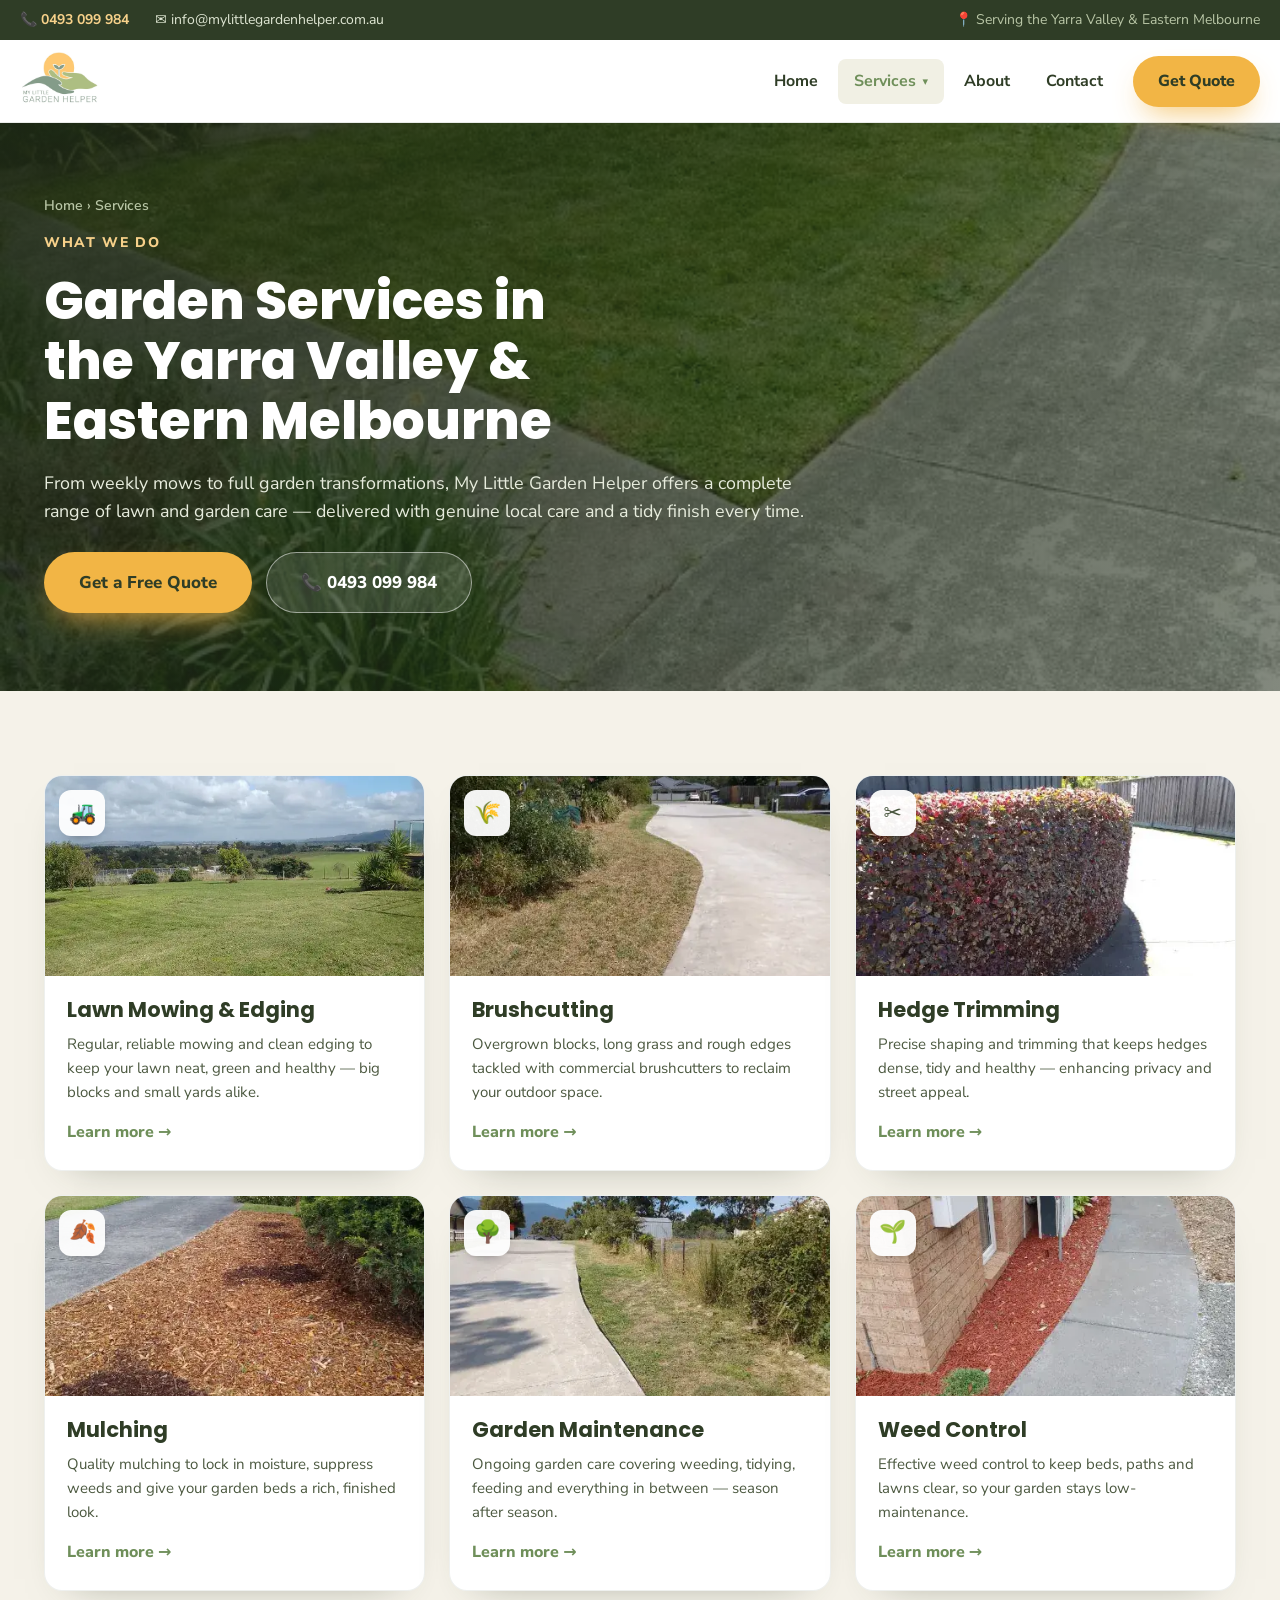
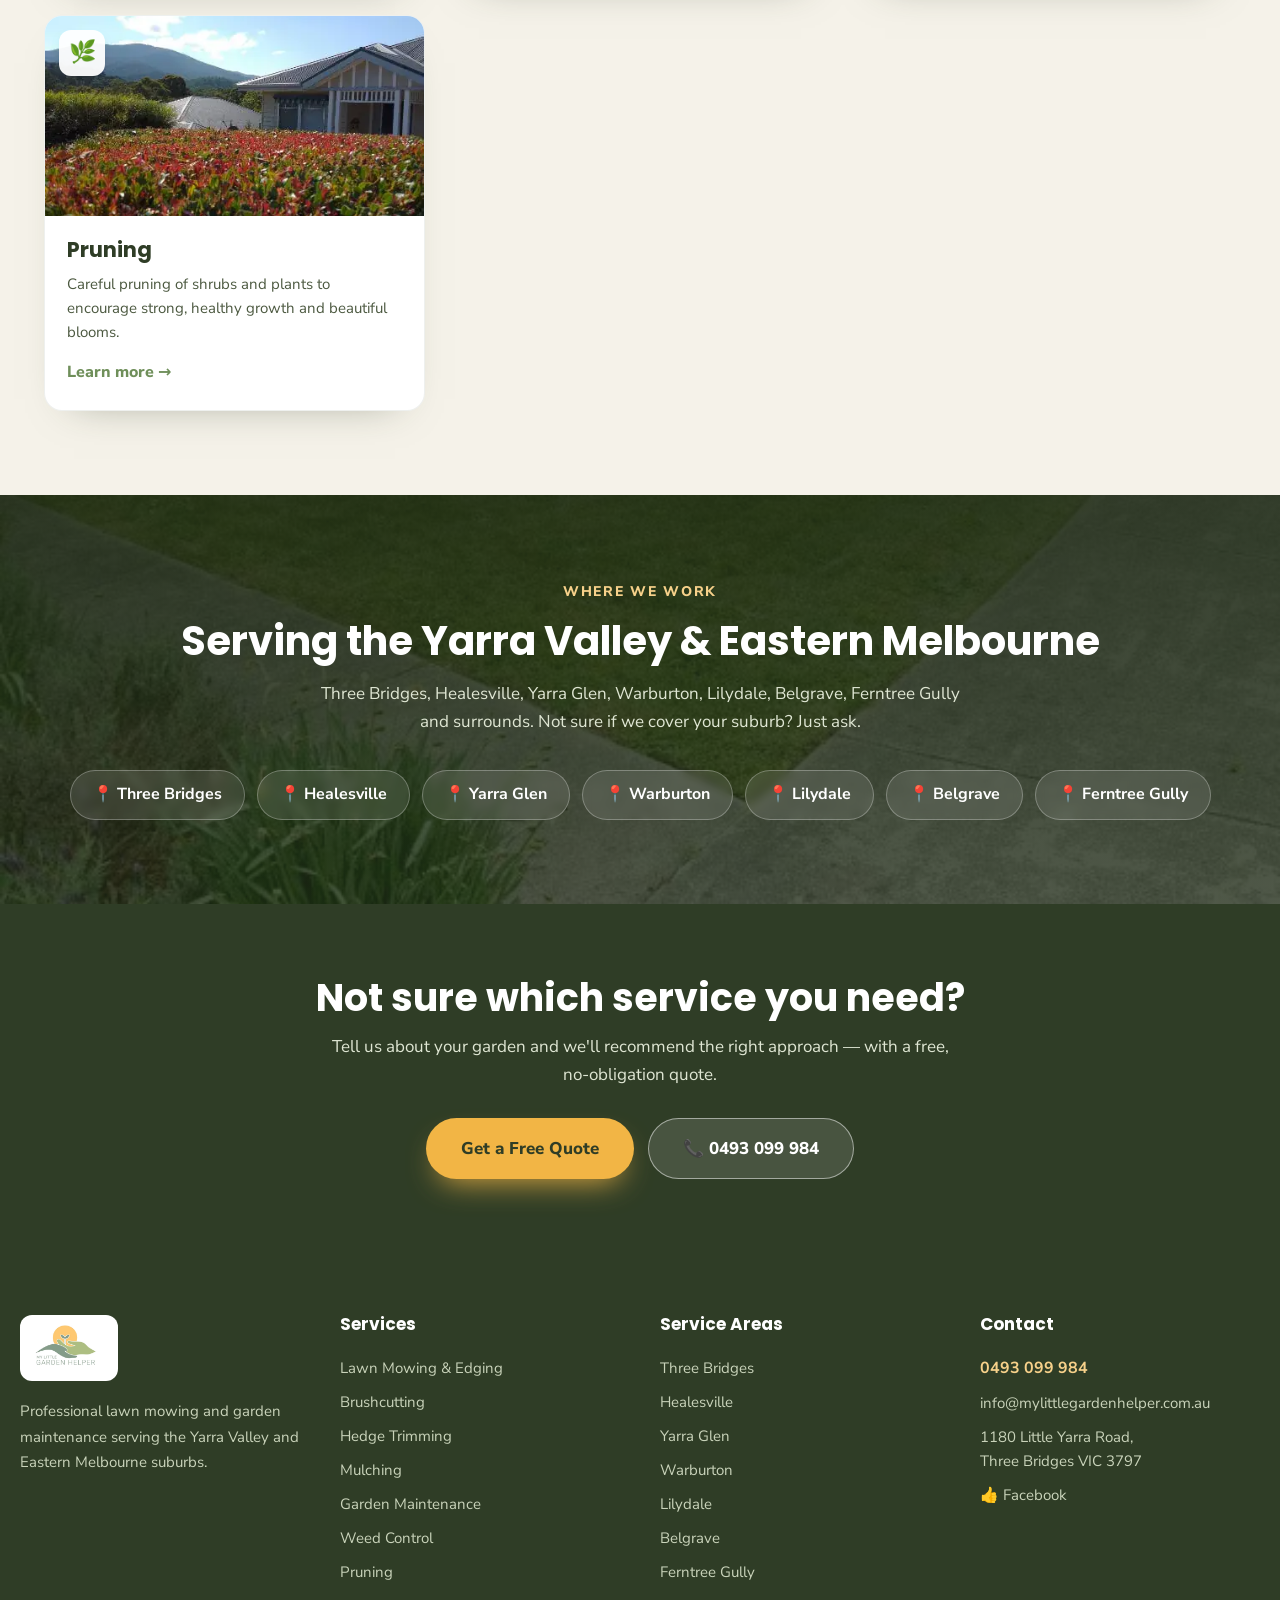
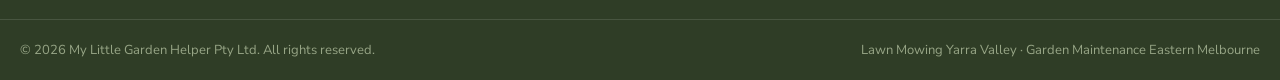
<file: services/index.html>
<!DOCTYPE html>
<html lang="en-AU">
<head>
<meta charset="utf-8">
<meta name="viewport" content="width=device-width, initial-scale=1">
<title>Garden Services Yarra Valley | My Little Garden Helper</title>
<meta name="description" content="Garden services across the Yarra Valley &amp; Eastern Melbourne: lawn mowing, hedge trimming, mulching, weed control, pruning &amp; maintenance. Free quotes." />
<link rel="canonical" href="https://www.mylittlegardenhelper.com.au/services/" />
<meta name="robots" content="index, follow" />
<meta name="theme-color" content="#2f3d26" />
<meta property="og:type" content="website" />
<meta property="og:site_name" content="My Little Garden Helper" />
<meta property="og:title" content="Garden Services Yarra Valley | My Little Garden Helper" />
<meta property="og:description" content="Garden services across the Yarra Valley &amp; Eastern Melbourne: lawn mowing, hedge trimming, mulching, weed control, pruning &amp; maintenance. Free quotes." />
<meta property="og:url" content="https://www.mylittlegardenhelper.com.au/services/" />
<meta property="og:image" content="https://www.mylittlegardenhelper.com.au/assets/hero.webp" />
<meta property="og:locale" content="en_AU" />
<meta name="twitter:card" content="summary_large_image" />
<meta name="twitter:title" content="Garden Services Yarra Valley | My Little Garden Helper" />
<meta name="twitter:description" content="Garden services across the Yarra Valley &amp; Eastern Melbourne: lawn mowing, hedge trimming, mulching, weed control, pruning &amp; maintenance. Free quotes." />
<meta name="twitter:image" content="https://www.mylittlegardenhelper.com.au/assets/hero.webp" />
<link rel="icon" href="../assets/favicon.svg" type="image/svg+xml" />
<link rel="preconnect" href="https://fonts.googleapis.com" />
<link rel="preconnect" href="https://fonts.gstatic.com" crossorigin />
<link rel="preload" as="style" href="https://fonts.googleapis.com/css2?family=Poppins:wght@600;700;800&family=Nunito+Sans:wght@400;600;700;800&display=swap" onload="this.onload=null;this.rel='stylesheet'" />
<noscript><link rel="stylesheet" href="https://fonts.googleapis.com/css2?family=Poppins:wght@600;700;800&family=Nunito+Sans:wght@400;600;700;800&display=swap" /></noscript>
<link rel="preload" as="image" href="../assets/hero.webp" fetchpriority="high" />
<style>
/* ===================================================================
   My Little Garden Helper — Brand stylesheet
   Brand kit sourced from the Claude Design homepage:
   Forest #2f3d26 · Leaf #6f8f5a · Gold #f2b545 · Cream #f5f2e9
   Display: Poppins · Body: Nunito Sans
   Webflow-ready: class-based, semantic, no build step.
   =================================================================== */

/* ---------- Design tokens ---------- */
:root {
  /* Brand greens */
  --forest-900: #1f2a16;
  --forest-800: #2f3d26;   /* headings, footer, deep sections */
  --forest-700: #47543c;   /* body text on light */
  --leaf-600:   #556e44;   /* links */
  --leaf-500:   #6f8f5a;   /* primary brand green */
  --leaf-300:   #b9c6a6;
  --leaf-100:   #dfe6d3;

  /* Warm gold accent */
  --gold-500: #f2b545;     /* primary CTA */
  --gold-300: #f7d18a;

  /* Neutrals (warm, green-tinted) */
  --text-body:  #4c5940;
  --text-muted: #6f7a5b;
  --cream:      #f5f2e9;   /* page background */
  --sand:       #eef0e3;   /* alt section */
  --oat:        #f1f0e4;   /* soft chips / hovers */
  --paper:      #faf9f3;   /* inputs */
  --white:      #ffffff;
  --line:       rgba(47, 61, 38, 0.10);

  /* Status */
  --before-red: #b4472f;

  /* Type */
  --font-display: 'Poppins', system-ui, -apple-system, sans-serif;
  --font-body:    'Nunito Sans', system-ui, -apple-system, sans-serif;

  /* Radii */
  --radius-sm: 10px;
  --radius-md: 14px;
  --radius-lg: 18px;
  --radius-xl: 22px;
  --radius-pill: 999px;

  /* Elevation (green-tinted) */
  --shadow-sm: 0 6px 14px -8px rgba(47, 61, 38, 0.35);
  --shadow-md: 0 18px 40px -30px rgba(47, 61, 38, 0.5);
  --shadow-lg: 0 30px 60px -34px rgba(47, 61, 38, 0.6);
  --shadow-gold: 0 14px 30px -12px rgba(242, 181, 69, 0.9);

  /* Layout */
  --container: 1240px;
}

/* ---------- Reset / base ---------- */
* { box-sizing: border-box; }
html { scroll-behavior: smooth; -webkit-text-size-adjust: 100%; }
body {
  margin: 0;
  font-family: var(--font-body);
  color: var(--forest-700);
  background: var(--cream);
  line-height: 1.6;
  -webkit-font-smoothing: antialiased;
  overflow-x: hidden;
}
h1, h2, h3, h4 { font-family: var(--font-display); color: var(--forest-800); margin: 0; line-height: 1.15; }
p { margin: 0; }
img { display: block; max-width: 100%; height: auto; }
a { color: var(--leaf-600); text-decoration: none; transition: color .2s ease; }
a:hover { color: var(--gold-500); }
ul { margin: 0; padding: 0; list-style: none; }
input, select, textarea, button { font-family: inherit; }
:focus-visible { outline: 3px solid var(--gold-500); outline-offset: 2px; border-radius: 4px; }

/* ---------- Layout helpers ---------- */
.container { max-width: var(--container); margin: 0 auto; padding: 0 24px; }
.section { padding: 84px 0; }
.section--tight { padding: 56px 0; }
.eyebrow {
  display: inline-block;
  color: var(--leaf-500);
  font-weight: 800;
  letter-spacing: .12em;
  text-transform: uppercase;
  font-size: 14px;
}
.eyebrow--gold { color: var(--gold-300); }
.section-head { text-align: center; max-width: 720px; margin: 0 auto 44px; }
.section-title { font-size: clamp(28px, 3.4vw, 40px); margin-top: 14px; text-wrap: balance; }
.section-intro { font-size: 17px; line-height: 1.65; margin-top: 14px; color: var(--text-body); }
.text-center { text-align: center; }

/* ---------- Buttons ---------- */
.btn {
  display: inline-flex; align-items: center; justify-content: center; gap: 10px;
  padding: 15px 32px;
  font-weight: 800; font-size: 16px;
  border-radius: var(--radius-pill);
  border: 1px solid transparent;
  cursor: pointer;
  transition: transform .2s ease, background .2s ease, color .2s ease, box-shadow .2s ease;
  text-align: center;
}
.btn:hover { transform: translateY(-2px); }
.btn--gold { background: var(--gold-500); color: var(--forest-800); box-shadow: var(--shadow-gold); }
.btn--gold:hover { background: var(--forest-800); color: var(--white); }
.btn--dark { background: var(--forest-800); color: var(--white); }
.btn--dark:hover { background: var(--leaf-500); color: var(--white); }
.btn--outline { background: rgba(255,255,255,0.12); border-color: rgba(255,255,255,0.5); color: var(--white); }
.btn--outline:hover { background: rgba(255,255,255,0.22); color: var(--white); }
.btn--lg { padding: 16px 34px; font-size: 17px; }

/* ---------- Top bar ---------- */
.topbar { background: var(--forest-800); color: var(--leaf-100); font-size: 14px; }
.topbar__inner {
  display: flex; flex-wrap: wrap; gap: 8px 26px; align-items: center; justify-content: space-between;
  padding: 9px 0;
}
.topbar__group { display: flex; flex-wrap: wrap; gap: 8px 26px; align-items: center; }
.topbar a { display: inline-flex; align-items: center; gap: 8px; }
.topbar__phone { color: var(--gold-300); font-weight: 700; }
.topbar__phone:hover { color: var(--white); }
.topbar__email { color: var(--leaf-100); }
.topbar__email:hover { color: var(--white); }
.topbar__loc { display: inline-flex; align-items: center; gap: 8px; color: var(--leaf-300); }

/* ---------- Header / nav ---------- */
.site-header {
  position: sticky; top: 0; z-index: 60;
  background: rgba(255,255,255,0.97);
  border-bottom: 1px solid var(--line);
}
.site-header__inner {
  display: flex; align-items: center; justify-content: space-between; gap: 20px;
  padding: 12px 0;
}
.logo { display: flex; align-items: center; }
.logo img { height: 58px; width: auto; }
.nav { display: flex; align-items: center; gap: 4px; }
.nav__link {
  padding: 10px 16px; font-weight: 700; color: var(--forest-800);
  border-radius: 8px;
}
.nav__link:hover, .nav__link[aria-current="page"] { color: var(--leaf-500); background: var(--oat); }

.nav__item { position: relative; }
.nav__toggle { display: inline-flex; align-items: center; gap: 6px; background: none; border: none; }
.nav__caret { font-size: 11px; color: var(--leaf-500); }
.nav__dropdown {
  position: absolute; top: 100%; left: 0; padding-top: 8px; width: 300px;
  opacity: 0; visibility: hidden; transform: translateY(6px);
  transition: opacity .18s ease, transform .18s ease, visibility .18s;
}
.nav__item:hover .nav__dropdown, .nav__item:focus-within .nav__dropdown {
  opacity: 1; visibility: visible; transform: translateY(0);
}
.nav__menu {
  background: var(--white); border: 1px solid var(--line); border-radius: var(--radius-md);
  box-shadow: 0 24px 48px -20px rgba(47,61,38,0.35); padding: 8px;
}
.nav__menu a {
  display: flex; align-items: center; gap: 12px; padding: 11px 12px;
  border-radius: var(--radius-sm); color: var(--forest-800); font-weight: 600;
}
.nav__menu a:hover { background: var(--oat); color: var(--leaf-600); }
.nav__menu .ico { font-size: 18px; }
.nav__cta { margin-left: 10px; padding: 12px 24px; }

.nav-toggle {
  display: none; background: var(--forest-800); color: #fff; border: none;
  width: 46px; height: 46px; border-radius: var(--radius-sm); font-size: 20px; cursor: pointer;
}
.mobile-nav { display: none; border-top: 1px solid var(--line); background: var(--white); padding: 12px 0 20px; }
.mobile-nav.is-open { display: block; animation: fadeUp .2s ease both; }
.mobile-nav a { display: block; padding: 12px 4px; font-weight: 700; color: var(--forest-800); }
.mobile-nav__label {
  padding: 12px 4px 6px; font-weight: 800; color: var(--leaf-500);
  font-size: 13px; letter-spacing: .05em; text-transform: uppercase;
}
.mobile-nav__svc { display: flex !important; gap: 10px; padding: 10px 4px !important; color: var(--text-body) !important; font-weight: 600 !important; }
.mobile-nav__sep { border-top: 1px solid #eee; }
.mobile-nav__cta { text-align: center; margin-top: 14px; padding: 14px; background: var(--gold-500); color: var(--forest-800) !important; border-radius: var(--radius-pill); }

/* ---------- Hero ---------- */
.hero { position: relative; }
.hero__bg { position: absolute; inset: 0; background-size: cover; background-position: center; }
.hero__overlay {
  position: absolute; inset: 0;
  background: linear-gradient(100deg, rgba(31,42,22,0.86) 0%, rgba(31,42,22,0.62) 42%, rgba(31,42,22,0.12) 100%);
}
.hero__inner { position: relative; padding: 96px 0 108px; }
.hero__content { max-width: 660px; animation: fadeUp .7s ease both; }
.hero__badge {
  display: inline-flex; align-items: center; gap: 8px;
  background: rgba(242,181,69,0.2); border: 1px solid rgba(242,181,69,0.5);
  color: var(--gold-300); font-weight: 700; font-size: 14px;
  padding: 8px 16px; border-radius: var(--radius-pill);
}
.hero__title { color: #fff; font-size: clamp(38px, 5.4vw, 62px); line-height: 1.05; font-weight: 800; margin: 22px 0 0; text-wrap: balance; }
.hero__text { color: #e7ecdd; font-size: clamp(17px, 1.5vw, 20px); line-height: 1.6; margin-top: 20px; max-width: 560px; }
.hero__text strong { color: #fff; }
.hero__actions { display: flex; flex-wrap: wrap; gap: 14px; margin-top: 32px; }
.hero__stats { display: flex; flex-wrap: wrap; gap: 28px; margin-top: 40px; }
.hero__stat-num { color: var(--gold-300); font-size: 30px; font-family: var(--font-display); font-weight: 800; }
.hero__stat-label { color: #cfd8c1; font-size: 14px; }
.hero__divider { width: 1px; background: rgba(255,255,255,0.25); }

/* Compact page hero (interior pages) */
.page-hero { position: relative; }
.page-hero__bg { position: absolute; inset: 0; background-size: cover; background-position: center; }
.page-hero__overlay { position: absolute; inset: 0; background: linear-gradient(120deg, rgba(31,42,22,0.9) 0%, rgba(31,42,22,0.72) 55%, rgba(31,42,22,0.55) 100%); }
.page-hero__inner { position: relative; padding: 72px 0 78px; max-width: 760px; animation: fadeUp .6s ease both; }
.page-hero__title { color: #fff; font-size: clamp(32px, 4.4vw, 52px); font-weight: 800; margin-top: 16px; text-wrap: balance; }
.page-hero__text { color: #e7ecdd; font-size: clamp(16px, 1.4vw, 19px); line-height: 1.6; margin-top: 18px; }
.breadcrumb { color: var(--leaf-300); font-size: 14px; font-weight: 600; }
.breadcrumb a { color: var(--leaf-300); }
.breadcrumb a:hover { color: var(--gold-300); }

/* ---------- Feature strip ---------- */
.feature-strip { background: var(--leaf-500); }
.feature-strip__grid {
  display: grid; grid-template-columns: repeat(auto-fit, minmax(230px, 1fr)); gap: 14px;
  padding: 26px 0;
}
.feature { display: flex; align-items: center; gap: 14px; color: #fff; }
.feature__ico { font-size: 26px; }
.feature__title { font-weight: 800; font-family: var(--font-display); }
.feature__text { font-size: 14px; color: #e3ecd7; }

/* ---------- Intro block ---------- */
.intro { max-width: 900px; margin: 0 auto; text-align: center; }
.intro p { font-size: 18px; line-height: 1.7; margin-top: 20px; color: var(--text-body); }
.intro strong { color: var(--forest-800); }

/* ---------- Service cards ---------- */
.services-grid { display: grid; grid-template-columns: repeat(auto-fill, minmax(300px, 1fr)); gap: 24px; }
.service-card {
  background: var(--white); border: 1px solid rgba(47,61,38,0.08);
  border-radius: var(--radius-lg); overflow: hidden; box-shadow: var(--shadow-md);
  display: flex; flex-direction: column;
  transition: transform .25s ease, box-shadow .25s ease;
}
.service-card:hover { transform: translateY(-6px); box-shadow: 0 28px 50px -28px rgba(47,61,38,0.55); }
.service-card__media { height: 200px; overflow: hidden; position: relative; }
.service-card__media img { width: 100%; height: 100%; object-fit: cover; transition: transform .5s ease; }
.service-card:hover .service-card__media img { transform: scale(1.06); }
.service-card__icon {
  position: absolute; top: 14px; left: 14px; background: rgba(255,255,255,0.94);
  width: 46px; height: 46px; border-radius: 12px; display: grid; place-items: center;
  font-size: 22px; box-shadow: 0 6px 14px -8px rgba(0,0,0,0.5);
}
.service-card__body { padding: 22px 22px 24px; flex: 1; display: flex; flex-direction: column; }
.service-card__body h3 { font-size: 21px; }
.service-card__body p { font-size: 15px; line-height: 1.6; margin-top: 10px; color: var(--text-body); flex: 1; }
.service-card__link { margin-top: 16px; font-weight: 800; color: var(--leaf-500); display: inline-flex; align-items: center; gap: 6px; transition: gap .2s ease, color .2s ease; }
.service-card__link:hover { gap: 12px; color: var(--gold-500); }

/* ---------- About ---------- */
.about-grid { display: grid; grid-template-columns: repeat(auto-fit, minmax(320px, 1fr)); gap: 56px; align-items: center; }
.about__media { position: relative; }
.about__media img { width: 100%; border-radius: var(--radius-xl); box-shadow: var(--shadow-lg); }
.about__badge {
  position: absolute; bottom: -22px; right: -12px; background: var(--gold-500); color: var(--forest-800);
  padding: 18px 24px; border-radius: var(--radius-md); box-shadow: 0 20px 40px -18px rgba(242,181,69,0.8); max-width: 220px;
}
.about__badge-title { font-family: var(--font-display); font-weight: 800; font-size: 20px; }
.about__badge-text { font-size: 14px; margin-top: 2px; }
.about__body p { font-size: 17px; line-height: 1.7; margin-top: 16px; color: var(--text-body); }
.checklist { display: grid; grid-template-columns: 1fr 1fr; gap: 14px; margin-top: 26px; }
.checklist li { display: flex; gap: 10px; align-items: flex-start; font-weight: 600; }
.checklist .tick { color: var(--leaf-500); font-weight: 800; }

/* ---------- Before / after ---------- */
.ba-grid { display: grid; grid-template-columns: repeat(auto-fit, minmax(300px, 1fr)); gap: 24px; }
.ba-card { position: relative; border-radius: var(--radius-lg); overflow: hidden; box-shadow: 0 20px 44px -30px rgba(47,61,38,0.6); }
.ba-card img { width: 100%; height: 380px; object-fit: cover; }
.ba-badge { position: absolute; top: 16px; left: 16px; color: #fff; font-weight: 800; padding: 8px 18px; border-radius: var(--radius-pill); font-size: 14px; letter-spacing: .05em; }
.ba-badge--before { background: var(--before-red); }
.ba-badge--after { background: var(--leaf-500); }

/* ---------- Before / after comparison slider ---------- */
.ba-slider {
  --pos: 50%;
  position: relative; width: 100%; max-width: 960px; margin: 0 auto;
  aspect-ratio: 16 / 10; border-radius: var(--radius-lg); overflow: hidden;
  box-shadow: var(--shadow-lg); user-select: none; touch-action: pan-y;
  cursor: ew-resize; background: var(--forest-800);
}
.ba-slider__img {
  position: absolute; inset: 0; width: 100%; height: 100%;
  object-fit: cover; object-position: center 58%; pointer-events: none;
  -webkit-user-drag: none;
}
.ba-slider__before { z-index: 2; clip-path: inset(0 calc(100% - var(--pos)) 0 0); }
.ba-slider__divider {
  position: absolute; top: 0; bottom: 0; left: var(--pos); width: 3px; z-index: 3;
  background: #fff; transform: translateX(-50%); box-shadow: 0 0 0 1px rgba(47,61,38,0.15);
  pointer-events: none;
}
.ba-slider__handle {
  position: absolute; top: 50%; left: var(--pos); transform: translate(-50%, -50%);
  width: 54px; height: 54px; border-radius: 999px; background: #fff; color: var(--leaf-500);
  border: none; display: grid; place-items: center; font-size: 22px; font-weight: 800;
  box-shadow: 0 6px 18px -4px rgba(47,61,38,0.5); z-index: 4; cursor: grab; touch-action: none;
}
.ba-slider__handle:active { cursor: grabbing; }
.ba-slider__handle:focus-visible { outline: 3px solid var(--gold-500); outline-offset: 3px; }
.ba-slider__tag {
  position: absolute; top: 16px; z-index: 3; pointer-events: none;
  color: #fff; font-weight: 800; padding: 8px 18px; border-radius: var(--radius-pill);
  font-size: 14px; letter-spacing: .05em; font-family: var(--font-body);
}
.ba-slider__tag--before { left: 16px; background: var(--before-red); }
.ba-slider__tag--after  { right: 16px; background: var(--leaf-500); }
.ba-slider__hint {
  position: absolute; left: 50%; bottom: 16px; transform: translateX(-50%); z-index: 3;
  background: rgba(31,42,22,0.7); color: #fff; font-size: 13px; font-weight: 700;
  padding: 7px 16px; border-radius: var(--radius-pill); pointer-events: none;
  backdrop-filter: blur(4px); transition: opacity .3s ease;
}
.ba-slider.is-touched .ba-slider__hint { opacity: 0; }
@media (max-width: 640px) { .ba-slider { aspect-ratio: 4 / 3; } .ba-slider__handle { width: 46px; height: 46px; } }

/* ---------- Dark media section (areas) ---------- */
.media-section { position: relative; }
.media-section__bg { position: absolute; inset: 0; background-size: cover; background-position: center; }
.media-section__overlay { position: absolute; inset: 0; background: linear-gradient(180deg, rgba(31,42,22,0.9), rgba(31,42,22,0.78)); }
.media-section__inner { position: relative; text-align: center; padding: 84px 0; }
.media-section__title { color: #fff; font-size: clamp(28px, 3.4vw, 40px); margin-top: 14px; }
.media-section__text { color: var(--leaf-100); font-size: 17px; line-height: 1.65; margin: 16px auto 0; max-width: 640px; }
.chips { display: flex; flex-wrap: wrap; justify-content: center; gap: 12px; margin-top: 34px; }
.chip {
  background: rgba(255,255,255,0.1); border: 1px solid rgba(255,255,255,0.28); color: #fff;
  font-weight: 700; padding: 11px 22px; border-radius: var(--radius-pill); backdrop-filter: blur(4px);
}

/* ---------- FAQ ---------- */
.faq { max-width: 860px; margin: 0 auto; }
.faq__list { display: flex; flex-direction: column; gap: 14px; }
.faq__item { background: var(--white); border: 1px solid var(--line); border-radius: var(--radius-md); overflow: hidden; }
.faq__q {
  width: 100%; text-align: left; background: none; border: none;
  padding: 20px 22px; display: flex; align-items: center; justify-content: space-between; gap: 16px; cursor: pointer;
  font-family: var(--font-display); font-weight: 700; font-size: 17px; color: var(--forest-800);
}
.faq__sign { flex: none; width: 30px; height: 30px; border-radius: 8px; background: var(--oat); color: var(--leaf-500); font-weight: 800; font-size: 20px; display: grid; place-items: center; transition: transform .2s ease; }
.faq__item.is-open .faq__sign { transform: rotate(180deg); }
.faq__a { max-height: 0; overflow: hidden; transition: max-height .3s ease; }
.faq__a-inner { padding: 0 22px 22px; font-size: 16px; line-height: 1.7; color: var(--text-body); }

/* ---------- Contact ---------- */
.contact-section { background: var(--sand); }
.contact-grid { display: grid; grid-template-columns: repeat(auto-fit, minmax(320px, 1fr)); gap: 48px; }
.contact-methods { display: flex; flex-direction: column; gap: 18px; margin-top: 30px; }
.contact-method { display: flex; gap: 16px; align-items: center; }
.contact-method__ico { width: 52px; height: 52px; border-radius: var(--radius-md); background: var(--leaf-500); color: #fff; display: grid; place-items: center; font-size: 22px; flex: none; }
.contact-method__label { display: block; font-size: 13px; color: var(--text-muted); font-weight: 700; text-transform: uppercase; letter-spacing: .05em; }
.contact-method__value { display: block; font-family: var(--font-display); font-weight: 700; font-size: 18px; color: var(--forest-800); word-break: break-word; }
.social-link { display: inline-flex; align-items: center; gap: 10px; margin-top: 26px; font-weight: 800; color: var(--forest-800); }
.social-link:hover { color: var(--gold-500); }

.quote-card { background: var(--white); border-radius: var(--radius-xl); padding: 30px; box-shadow: var(--shadow-lg); }
.quote-card h2, .quote-card h3 { font-size: 22px; margin-bottom: 4px; }
.quote-card__note { font-size: 14px; color: var(--text-muted); margin-bottom: 18px; }
.field { display: block; margin-top: 14px; }
.field__label { display: block; font-size: 13px; font-weight: 700; color: var(--text-body); margin-bottom: 6px; }
.field__row { display: grid; grid-template-columns: 1fr 1fr; gap: 14px; }
.input, .select, .textarea {
  width: 100%; padding: 12px 14px; border: 1px solid rgba(47,61,38,0.18);
  border-radius: var(--radius-sm); font-size: 15px; background: var(--paper); color: var(--forest-800);
  transition: border-color .2s ease, box-shadow .2s ease;
}
.input:focus, .select:focus, .textarea:focus { outline: none; border-color: var(--leaf-500); box-shadow: 0 0 0 3px rgba(111,143,90,0.18); }
.textarea { resize: vertical; }
.form-success { text-align: center; padding: 40px 10px; }
.form-success__ico { font-size: 54px; }
.form-success h3 { font-size: 24px; margin-top: 12px; }
.form-success p { font-size: 16px; line-height: 1.6; margin-top: 10px; color: var(--text-body); }
.is-hidden { display: none !important; }

/* ---------- CTA band ---------- */
.cta-band { background: var(--forest-800); }
.cta-band__inner { text-align: center; padding: 72px 0; }
.cta-band__title { color: #fff; font-size: clamp(26px, 3.2vw, 38px); }
.cta-band__text { color: var(--leaf-100); font-size: 17px; line-height: 1.6; margin: 14px auto 30px; max-width: 620px; }
.cta-band__actions { display: flex; flex-wrap: wrap; gap: 14px; justify-content: center; }

/* ---------- Content prose (service/about pages) ---------- */
.prose { max-width: 760px; }
.prose p { font-size: 17px; line-height: 1.75; margin-top: 18px; color: var(--text-body); }
.prose h2 { font-size: clamp(24px, 3vw, 34px); margin-top: 40px; }
.prose h3 { font-size: 22px; margin-top: 28px; }
.prose ul.bullets { margin-top: 18px; display: flex; flex-direction: column; gap: 12px; }
.prose ul.bullets li { position: relative; padding-left: 30px; font-size: 17px; line-height: 1.6; color: var(--text-body); }
.prose ul.bullets li::before { content: "✔"; position: absolute; left: 0; color: var(--leaf-500); font-weight: 800; }
.split { display: grid; grid-template-columns: repeat(auto-fit, minmax(320px, 1fr)); gap: 48px; align-items: center; }
.split__media img { width: 100%; border-radius: var(--radius-xl); box-shadow: var(--shadow-lg); }

/* Related services */
.related-grid { display: grid; grid-template-columns: repeat(auto-fit, minmax(220px, 1fr)); gap: 16px; }
.related-card {
  display: flex; align-items: center; gap: 12px; padding: 18px 20px;
  background: var(--white); border: 1px solid var(--line); border-radius: var(--radius-md);
  font-weight: 700; color: var(--forest-800); box-shadow: var(--shadow-sm);
  transition: transform .2s ease, box-shadow .2s ease;
}
.related-card:hover { transform: translateY(-4px); box-shadow: var(--shadow-md); color: var(--leaf-600); }
.related-card .ico { font-size: 22px; }

/* ---------- Footer ---------- */
.site-footer { background: var(--forest-800); color: #c9d3ba; }
.site-footer__grid { display: grid; grid-template-columns: repeat(auto-fit, minmax(220px, 1fr)); gap: 40px; padding: 64px 0 30px; }
.site-footer h4 { color: #fff; font-size: 17px; margin-bottom: 16px; }
.site-footer p { font-size: 15px; line-height: 1.7; margin-top: 18px; max-width: 300px; }
.footer-logo { height: 66px; width: auto; background: #fff; padding: 10px 14px; border-radius: 12px; }
.site-footer a { display: block; color: #c9d3ba; padding: 5px 0; font-size: 15px; }
.site-footer a:hover { color: var(--gold-300); }
.site-footer .footer-span { display: block; color: #c9d3ba; padding: 5px 0; font-size: 15px; }
.footer-phone { color: var(--gold-300) !important; font-weight: 700; font-size: 16px !important; }
.site-footer__bottom { border-top: 1px solid rgba(255,255,255,0.12); }
.site-footer__bottom-inner { display: flex; flex-wrap: wrap; gap: 8px 20px; justify-content: space-between; padding: 20px 0; font-size: 13px; color: #97a586; }

/* ---------- Reveal on scroll ---------- */
.reveal { opacity: 0; transform: translateY(24px); transition: opacity .7s ease, transform .7s ease; }
.reveal.is-visible { opacity: 1; transform: translateY(0); }

/* ---------- Animations ---------- */
@keyframes fadeUp { from { opacity: 0; transform: translateY(24px); } to { opacity: 1; transform: translateY(0); } }

/* ---------- Responsive ---------- */
@media (max-width: 900px) {
  .nav { display: none; }
  .nav-toggle { display: block; }
  .section { padding: 60px 0; }
  .about-grid, .split { gap: 40px; }
  .about__badge { position: static; margin-top: 18px; max-width: none; }
  .hero__inner { padding: 72px 0 84px; }
}
@media (max-width: 560px) {
  .checklist { grid-template-columns: 1fr; }
  .field__row { grid-template-columns: 1fr; }
  .hero__stats { gap: 18px; }
  .container { padding: 0 18px; }
}

/* ---------- Reduced motion ---------- */
@media (prefers-reduced-motion: reduce) {
  * { animation-duration: .001ms !important; transition-duration: .001ms !important; scroll-behavior: auto !important; }
  .reveal { opacity: 1; transform: none; }
}

</style>
<script type="application/ld+json">{"@context":"https://schema.org","@type":"BreadcrumbList","itemListElement":[{"@type":"ListItem","position":1,"name":"Home","item":"https://www.mylittlegardenhelper.com.au/"},{"@type":"ListItem","position":2,"name":"Services","item":"https://www.mylittlegardenhelper.com.au/services/"}]}</script>
</head>
<body>
<!-- TOP BAR -->
<div class="topbar">
  <div class="container topbar__inner">
    <div class="topbar__group">
      <a href="tel:+61493099984" class="topbar__phone">📞 0493 099 984</a>
      <a href="mailto:info@mylittlegardenhelper.com.au" class="topbar__email">✉ info@mylittlegardenhelper.com.au</a>
    </div>
    <div class="topbar__loc">📍 Serving the Yarra Valley &amp; Eastern Melbourne</div>
  </div>
</div>

<!-- HEADER -->
<header class="site-header">
  <div class="container site-header__inner">
    <a href="../" class="logo" aria-label="My Little Garden Helper home">
      <img decoding="async" src="../assets/logo.webp" alt="My Little Garden Helper — lawn mowing and garden services Yarra Valley" width="180" height="58" />
    </a>
    <nav class="nav" aria-label="Primary">
      <a href="../" class="nav__link">Home</a>
      <div class="nav__item">
        <a href="../services/" class="nav__link nav__toggle" aria-current="page">Services <span class="nav__caret">▾</span></a>
        <div class="nav__dropdown">
          <div class="nav__menu">
            <a href="../services/lawn-mowing/"><span class="ico">🚜</span>Lawn Mowing &amp; Edging</a>
            <a href="../services/brushcutting/"><span class="ico">🌾</span>Brushcutting</a>
            <a href="../services/hedge-trimming/"><span class="ico">✂️</span>Hedge Trimming</a>
            <a href="../services/mulching/"><span class="ico">🍂</span>Mulching</a>
            <a href="../services/garden-maintenance/"><span class="ico">🌳</span>Garden Maintenance</a>
            <a href="../services/weed-control/"><span class="ico">🌱</span>Weed Control</a>
            <a href="../services/pruning/"><span class="ico">🌿</span>Pruning</a>
          </div>
        </div>
      </div>
      <a href="../about/" class="nav__link">About</a>
      <a href="../contact/" class="nav__link">Contact</a>
      <a href="../contact/" class="btn btn--gold nav__cta">Get Quote</a>
    </nav>
    <button class="nav-toggle" data-nav-toggle aria-label="Toggle menu" aria-expanded="false">☰</button>
  </div>
  <div class="mobile-nav" data-mobile-nav>
    <div class="container">
      <a href="../">Home</a>
      <div class="mobile-nav__label">Services</div>
      <a href="../services/lawn-mowing/" class="mobile-nav__svc">🚜 Lawn Mowing &amp; Edging</a>
      <a href="../services/brushcutting/" class="mobile-nav__svc">🌾 Brushcutting</a>
      <a href="../services/hedge-trimming/" class="mobile-nav__svc">✂️ Hedge Trimming</a>
      <a href="../services/mulching/" class="mobile-nav__svc">🍂 Mulching</a>
      <a href="../services/garden-maintenance/" class="mobile-nav__svc">🌳 Garden Maintenance</a>
      <a href="../services/weed-control/" class="mobile-nav__svc">🌱 Weed Control</a>
      <a href="../services/pruning/" class="mobile-nav__svc">🌿 Pruning</a>
      <a href="../about/" class="mobile-nav__sep">About</a>
      <a href="../contact/" class="mobile-nav__sep">Contact</a>
      <a href="../contact/" class="mobile-nav__cta">Get a Free Quote</a>
    </div>
  </div>
</header>

<main>

<section class="page-hero">
  <div class="page-hero__bg" style="background-image: url('../assets/hero.webp');"></div>
  <div class="page-hero__overlay"></div>
  <div class="container">
    <div class="page-hero__inner">
      <nav class="breadcrumb" aria-label="Breadcrumb"><a href="../">Home</a> › <span>Services</span></nav>
      <span class="eyebrow eyebrow--gold" style="margin-top:14px;">What we do</span>
      <h1 class="page-hero__title">Garden Services in the Yarra Valley &amp; Eastern Melbourne</h1>
      <p class="page-hero__text">From weekly mows to full garden transformations, My Little Garden Helper offers a complete range of lawn and garden care — delivered with genuine local care and a tidy finish every time.</p>
      <div class="hero__actions" style="margin-top:26px;">
        <a href="../contact/" class="btn btn--gold btn--lg">Get a Free Quote</a>
        <a href="tel:+61493099984" class="btn btn--outline btn--lg">📞 0493 099 984</a>
      </div>
    </div>
  </div>
</section>

<section class="section">
  <div class="container">
    <div class="services-grid">
      <article class="service-card reveal">
        <div class="service-card__media"><img decoding="async" src="../assets/lawn-mowing.webp" alt="Lawn Mowing & Edging in the Yarra Valley" loading="lazy" /><span class="service-card__icon">🚜</span></div>
        <div class="service-card__body">
          <h2 style="font-size:21px;">Lawn Mowing &amp; Edging</h2>
          <p>Regular, reliable mowing and clean edging to keep your lawn neat, green and healthy — big blocks and small yards alike.</p>
          <a href="../services/lawn-mowing/" class="service-card__link">Learn more →</a>
        </div>
      </article>
      <article class="service-card reveal">
        <div class="service-card__media"><img decoding="async" src="../assets/brushcutting.webp" alt="Brushcutting in the Yarra Valley" loading="lazy" /><span class="service-card__icon">🌾</span></div>
        <div class="service-card__body">
          <h2 style="font-size:21px;">Brushcutting</h2>
          <p>Overgrown blocks, long grass and rough edges tackled with commercial brushcutters to reclaim your outdoor space.</p>
          <a href="../services/brushcutting/" class="service-card__link">Learn more →</a>
        </div>
      </article>
      <article class="service-card reveal">
        <div class="service-card__media"><img decoding="async" src="../assets/hedge-trimming.webp" alt="Hedge Trimming in the Yarra Valley" loading="lazy" /><span class="service-card__icon">✂️</span></div>
        <div class="service-card__body">
          <h2 style="font-size:21px;">Hedge Trimming</h2>
          <p>Precise shaping and trimming that keeps hedges dense, tidy and healthy — enhancing privacy and street appeal.</p>
          <a href="../services/hedge-trimming/" class="service-card__link">Learn more →</a>
        </div>
      </article>
      <article class="service-card reveal">
        <div class="service-card__media"><img decoding="async" src="../assets/mulching.webp" alt="Mulching in the Yarra Valley" loading="lazy" /><span class="service-card__icon">🍂</span></div>
        <div class="service-card__body">
          <h2 style="font-size:21px;">Mulching</h2>
          <p>Quality mulching to lock in moisture, suppress weeds and give your garden beds a rich, finished look.</p>
          <a href="../services/mulching/" class="service-card__link">Learn more →</a>
        </div>
      </article>
      <article class="service-card reveal">
        <div class="service-card__media"><img decoding="async" src="../assets/after.webp" alt="Garden Maintenance in the Yarra Valley" loading="lazy" /><span class="service-card__icon">🌳</span></div>
        <div class="service-card__body">
          <h2 style="font-size:21px;">Garden Maintenance</h2>
          <p>Ongoing garden care covering weeding, tidying, feeding and everything in between — season after season.</p>
          <a href="../services/garden-maintenance/" class="service-card__link">Learn more →</a>
        </div>
      </article>
      <article class="service-card reveal">
        <div class="service-card__media"><img decoding="async" src="../assets/weed-control.webp" alt="Weed Control in the Yarra Valley" loading="lazy" /><span class="service-card__icon">🌱</span></div>
        <div class="service-card__body">
          <h2 style="font-size:21px;">Weed Control</h2>
          <p>Effective weed control to keep beds, paths and lawns clear, so your garden stays low-maintenance.</p>
          <a href="../services/weed-control/" class="service-card__link">Learn more →</a>
        </div>
      </article>
      <article class="service-card reveal">
        <div class="service-card__media"><img decoding="async" src="../assets/pruning.webp" alt="Pruning in the Yarra Valley" loading="lazy" /><span class="service-card__icon">🌿</span></div>
        <div class="service-card__body">
          <h2 style="font-size:21px;">Pruning</h2>
          <p>Careful pruning of shrubs and plants to encourage strong, healthy growth and beautiful blooms.</p>
          <a href="../services/pruning/" class="service-card__link">Learn more →</a>
        </div>
      </article>
    </div>
  </div>
</section>

<section class="media-section">
  <div class="media-section__bg" style="background-image: url('../assets/hero.webp');"></div>
  <div class="media-section__overlay"></div>
  <div class="container media-section__inner reveal">
    <span class="eyebrow eyebrow--gold">Where we work</span>
    <h2 class="media-section__title">Serving the Yarra Valley &amp; Eastern Melbourne</h2>
    <p class="media-section__text">Three Bridges, Healesville, Yarra Glen, Warburton, Lilydale, Belgrave, Ferntree Gully and surrounds. Not sure if we cover your suburb? Just ask.</p>
    <div class="chips">
      <span class="chip">📍 Three Bridges</span><span class="chip">📍 Healesville</span><span class="chip">📍 Yarra Glen</span><span class="chip">📍 Warburton</span><span class="chip">📍 Lilydale</span><span class="chip">📍 Belgrave</span><span class="chip">📍 Ferntree Gully</span>
    </div>
  </div>
</section>

<section class="cta-band">
  <div class="container cta-band__inner reveal">
    <h2 class="cta-band__title">Not sure which service you need?</h2>
    <p class="cta-band__text">Tell us about your garden and we'll recommend the right approach — with a free, no-obligation quote.</p>
    <div class="cta-band__actions">
      <a href="../contact/" class="btn btn--gold btn--lg">Get a Free Quote</a>
      <a href="tel:+61493099984" class="btn btn--outline btn--lg">📞 0493 099 984</a>
    </div>
  </div>
</section>


</main>
<!-- FOOTER -->
<footer class="site-footer">
  <div class="container site-footer__grid">
    <div>
      <img decoding="async" src="../assets/logo.webp" alt="My Little Garden Helper logo" class="footer-logo" width="200" height="66" />
      <p>Professional lawn mowing and garden maintenance serving the Yarra Valley and Eastern Melbourne suburbs.</p>
    </div>
    <div>
      <h4>Services</h4>
      <a href="../services/lawn-mowing/">Lawn Mowing &amp; Edging</a>
      <a href="../services/brushcutting/">Brushcutting</a>
      <a href="../services/hedge-trimming/">Hedge Trimming</a>
      <a href="../services/mulching/">Mulching</a>
      <a href="../services/garden-maintenance/">Garden Maintenance</a>
      <a href="../services/weed-control/">Weed Control</a>
      <a href="../services/pruning/">Pruning</a>
    </div>
    <div>
      <h4>Service Areas</h4>
      <span class="footer-span">Three Bridges</span>
      <span class="footer-span">Healesville</span>
      <span class="footer-span">Yarra Glen</span>
      <span class="footer-span">Warburton</span>
      <span class="footer-span">Lilydale</span>
      <span class="footer-span">Belgrave</span>
      <span class="footer-span">Ferntree Gully</span>
    </div>
    <div>
      <h4>Contact</h4>
      <a href="tel:+61493099984" class="footer-phone">0493 099 984</a>
      <a href="mailto:info@mylittlegardenhelper.com.au">info@mylittlegardenhelper.com.au</a>
      <span class="footer-span">1180 Little Yarra Road,<br />Three Bridges VIC 3797</span>
      <a href="https://www.facebook.com/profile.php?id=100083377355214" target="_blank" rel="noopener">👍 Facebook</a>
    </div>
  </div>
  <div class="site-footer__bottom">
    <div class="container site-footer__bottom-inner">
      <span>© 2026 My Little Garden Helper Pty Ltd. All rights reserved.</span>
      <span>Lawn Mowing Yarra Valley · Garden Maintenance Eastern Melbourne</span>
    </div>
  </div>
</footer>

<script src="../assets/main.js" defer></script>
</body>
</html>
</file>
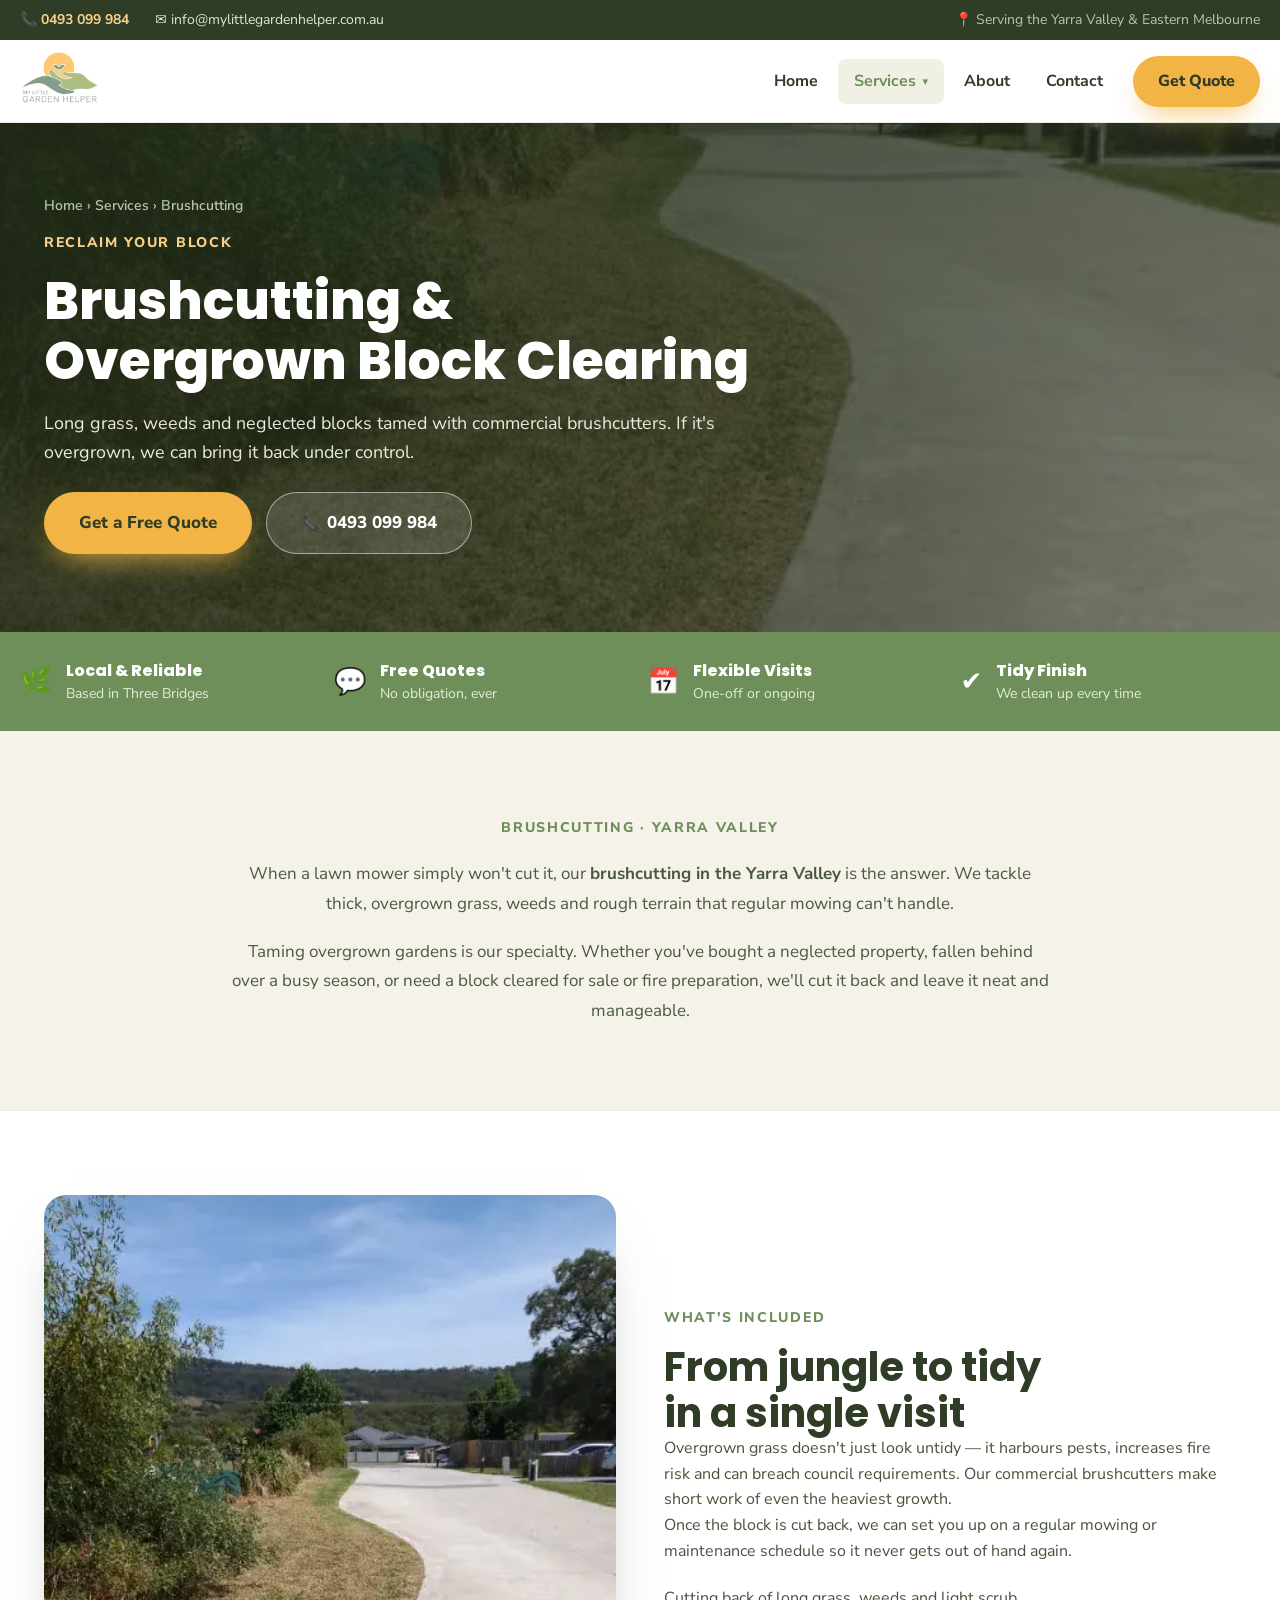
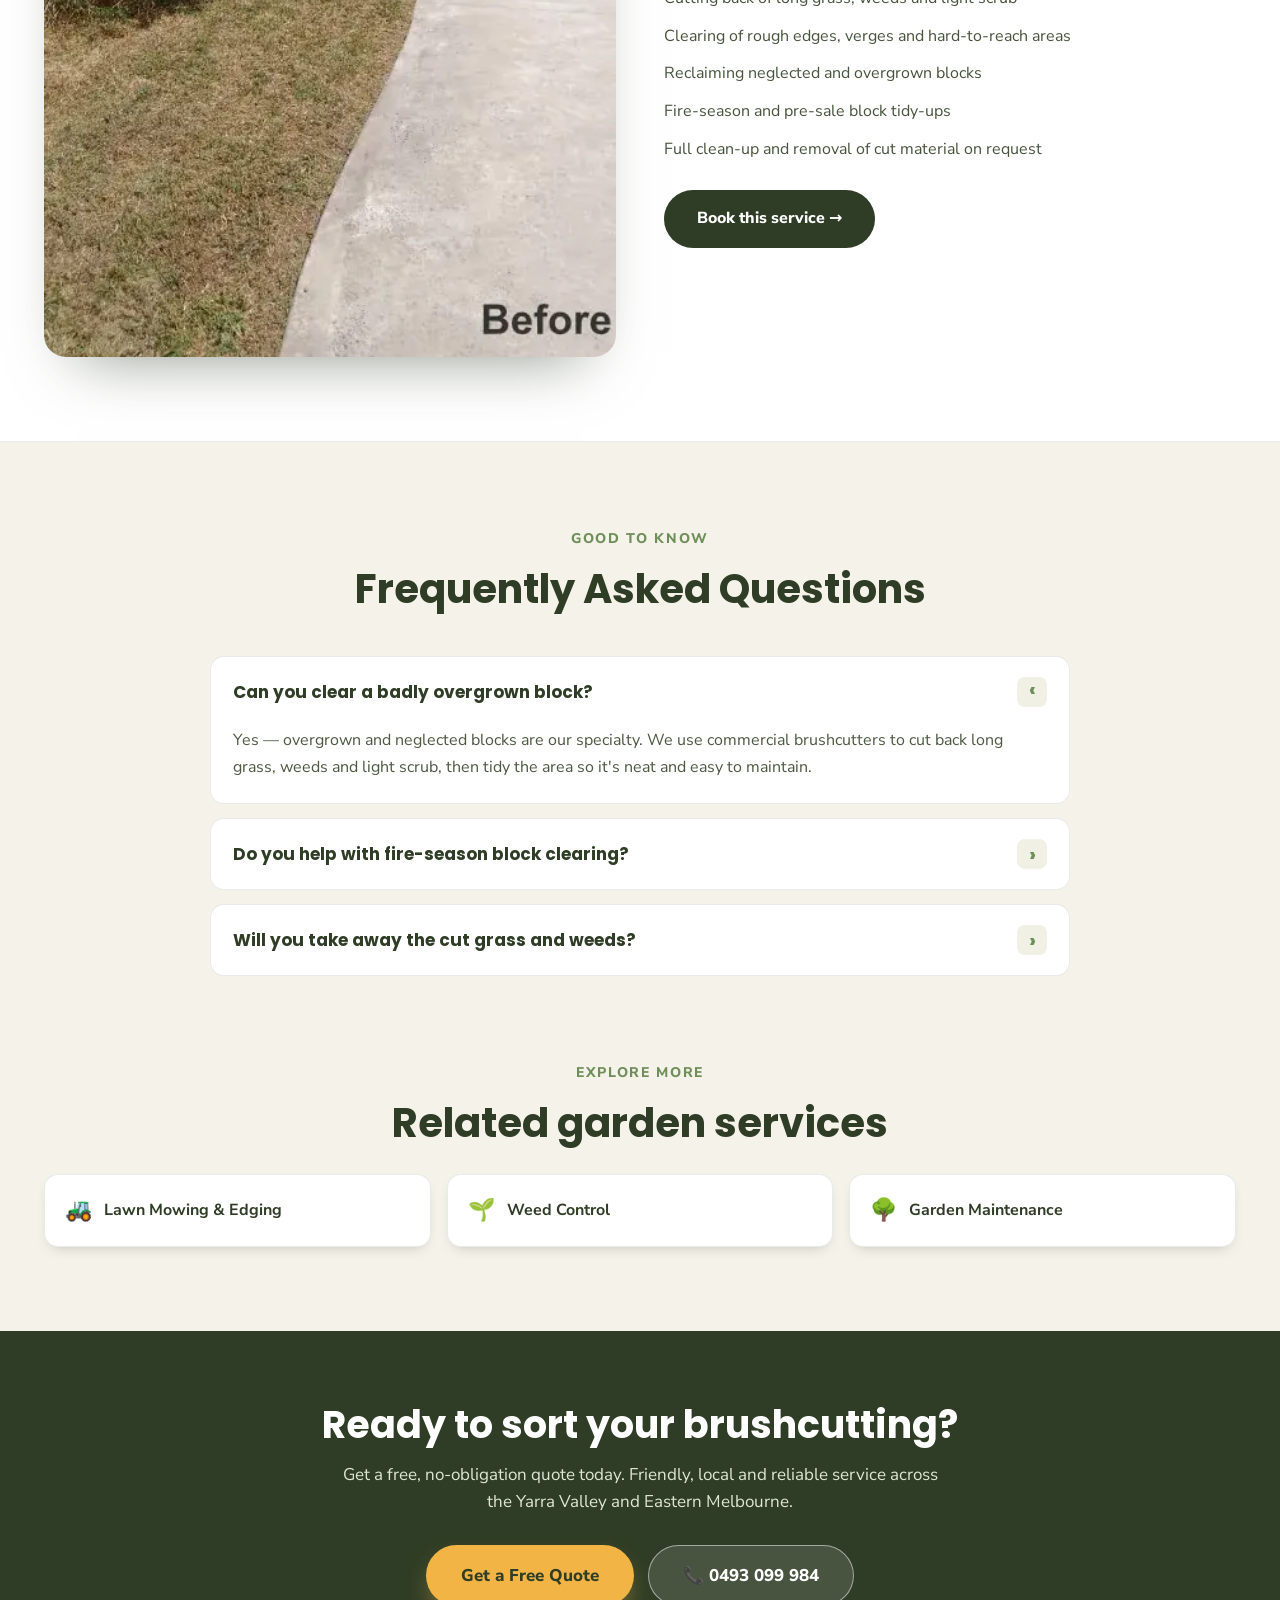
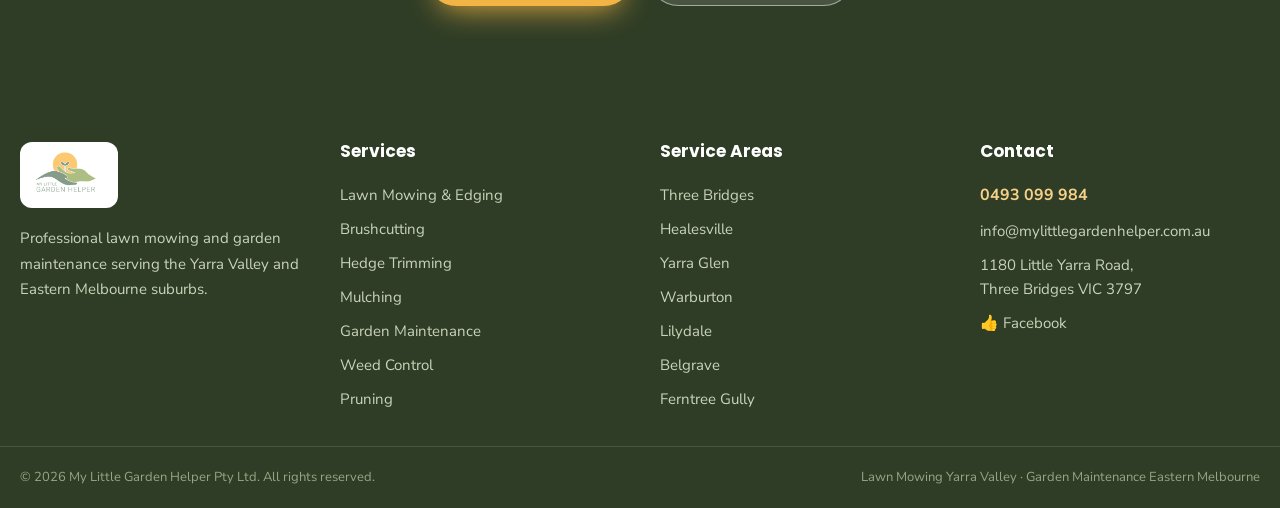
<file: services/brushcutting/index.html>
<!DOCTYPE html>
<html lang="en-AU">
<head>
<meta charset="utf-8">
<meta name="viewport" content="width=device-width, initial-scale=1">
<title>Brushcutting Yarra Valley | My Little Garden Helper</title>
<meta name="description" content="Brushcutting &amp; overgrown block clearing across the Yarra Valley &amp; Eastern Melbourne. Long grass &amp; weeds tamed fast. Free quote: 0493 099 984." />
<link rel="canonical" href="https://www.mylittlegardenhelper.com.au/services/brushcutting/" />
<meta name="robots" content="index, follow" />
<meta name="theme-color" content="#2f3d26" />
<meta property="og:type" content="website" />
<meta property="og:site_name" content="My Little Garden Helper" />
<meta property="og:title" content="Brushcutting Yarra Valley | My Little Garden Helper" />
<meta property="og:description" content="Brushcutting &amp; overgrown block clearing across the Yarra Valley &amp; Eastern Melbourne. Long grass &amp; weeds tamed fast. Free quote: 0493 099 984." />
<meta property="og:url" content="https://www.mylittlegardenhelper.com.au/services/brushcutting/" />
<meta property="og:image" content="https://www.mylittlegardenhelper.com.au/assets/brushcutting.webp" />
<meta property="og:locale" content="en_AU" />
<meta name="twitter:card" content="summary_large_image" />
<meta name="twitter:title" content="Brushcutting Yarra Valley | My Little Garden Helper" />
<meta name="twitter:description" content="Brushcutting &amp; overgrown block clearing across the Yarra Valley &amp; Eastern Melbourne. Long grass &amp; weeds tamed fast. Free quote: 0493 099 984." />
<meta name="twitter:image" content="https://www.mylittlegardenhelper.com.au/assets/brushcutting.webp" />
<link rel="icon" href="../../assets/favicon.svg" type="image/svg+xml" />
<link rel="preconnect" href="https://fonts.googleapis.com" />
<link rel="preconnect" href="https://fonts.gstatic.com" crossorigin />
<link rel="preload" as="style" href="https://fonts.googleapis.com/css2?family=Poppins:wght@600;700;800&family=Nunito+Sans:wght@400;600;700;800&display=swap" onload="this.onload=null;this.rel='stylesheet'" />
<noscript><link rel="stylesheet" href="https://fonts.googleapis.com/css2?family=Poppins:wght@600;700;800&family=Nunito+Sans:wght@400;600;700;800&display=swap" /></noscript>
<link rel="preload" as="image" href="../../assets/brushcutting.webp" fetchpriority="high" />
<style>
/* ===================================================================
   My Little Garden Helper — Brand stylesheet
   Brand kit sourced from the Claude Design homepage:
   Forest #2f3d26 · Leaf #6f8f5a · Gold #f2b545 · Cream #f5f2e9
   Display: Poppins · Body: Nunito Sans
   Webflow-ready: class-based, semantic, no build step.
   =================================================================== */

/* ---------- Design tokens ---------- */
:root {
  /* Brand greens */
  --forest-900: #1f2a16;
  --forest-800: #2f3d26;   /* headings, footer, deep sections */
  --forest-700: #47543c;   /* body text on light */
  --leaf-600:   #556e44;   /* links */
  --leaf-500:   #6f8f5a;   /* primary brand green */
  --leaf-300:   #b9c6a6;
  --leaf-100:   #dfe6d3;

  /* Warm gold accent */
  --gold-500: #f2b545;     /* primary CTA */
  --gold-300: #f7d18a;

  /* Neutrals (warm, green-tinted) */
  --text-body:  #4c5940;
  --text-muted: #6f7a5b;
  --cream:      #f5f2e9;   /* page background */
  --sand:       #eef0e3;   /* alt section */
  --oat:        #f1f0e4;   /* soft chips / hovers */
  --paper:      #faf9f3;   /* inputs */
  --white:      #ffffff;
  --line:       rgba(47, 61, 38, 0.10);

  /* Status */
  --before-red: #b4472f;

  /* Type */
  --font-display: 'Poppins', system-ui, -apple-system, sans-serif;
  --font-body:    'Nunito Sans', system-ui, -apple-system, sans-serif;

  /* Radii */
  --radius-sm: 10px;
  --radius-md: 14px;
  --radius-lg: 18px;
  --radius-xl: 22px;
  --radius-pill: 999px;

  /* Elevation (green-tinted) */
  --shadow-sm: 0 6px 14px -8px rgba(47, 61, 38, 0.35);
  --shadow-md: 0 18px 40px -30px rgba(47, 61, 38, 0.5);
  --shadow-lg: 0 30px 60px -34px rgba(47, 61, 38, 0.6);
  --shadow-gold: 0 14px 30px -12px rgba(242, 181, 69, 0.9);

  /* Layout */
  --container: 1240px;
}

/* ---------- Reset / base ---------- */
* { box-sizing: border-box; }
html { scroll-behavior: smooth; -webkit-text-size-adjust: 100%; }
body {
  margin: 0;
  font-family: var(--font-body);
  color: var(--forest-700);
  background: var(--cream);
  line-height: 1.6;
  -webkit-font-smoothing: antialiased;
  overflow-x: hidden;
}
h1, h2, h3, h4 { font-family: var(--font-display); color: var(--forest-800); margin: 0; line-height: 1.15; }
p { margin: 0; }
img { display: block; max-width: 100%; height: auto; }
a { color: var(--leaf-600); text-decoration: none; transition: color .2s ease; }
a:hover { color: var(--gold-500); }
ul { margin: 0; padding: 0; list-style: none; }
input, select, textarea, button { font-family: inherit; }
:focus-visible { outline: 3px solid var(--gold-500); outline-offset: 2px; border-radius: 4px; }

/* ---------- Layout helpers ---------- */
.container { max-width: var(--container); margin: 0 auto; padding: 0 24px; }
.section { padding: 84px 0; }
.section--tight { padding: 56px 0; }
.eyebrow {
  display: inline-block;
  color: var(--leaf-500);
  font-weight: 800;
  letter-spacing: .12em;
  text-transform: uppercase;
  font-size: 14px;
}
.eyebrow--gold { color: var(--gold-300); }
.section-head { text-align: center; max-width: 720px; margin: 0 auto 44px; }
.section-title { font-size: clamp(28px, 3.4vw, 40px); margin-top: 14px; text-wrap: balance; }
.section-intro { font-size: 17px; line-height: 1.65; margin-top: 14px; color: var(--text-body); }
.text-center { text-align: center; }

/* ---------- Buttons ---------- */
.btn {
  display: inline-flex; align-items: center; justify-content: center; gap: 10px;
  padding: 15px 32px;
  font-weight: 800; font-size: 16px;
  border-radius: var(--radius-pill);
  border: 1px solid transparent;
  cursor: pointer;
  transition: transform .2s ease, background .2s ease, color .2s ease, box-shadow .2s ease;
  text-align: center;
}
.btn:hover { transform: translateY(-2px); }
.btn--gold { background: var(--gold-500); color: var(--forest-800); box-shadow: var(--shadow-gold); }
.btn--gold:hover { background: var(--forest-800); color: var(--white); }
.btn--dark { background: var(--forest-800); color: var(--white); }
.btn--dark:hover { background: var(--leaf-500); color: var(--white); }
.btn--outline { background: rgba(255,255,255,0.12); border-color: rgba(255,255,255,0.5); color: var(--white); }
.btn--outline:hover { background: rgba(255,255,255,0.22); color: var(--white); }
.btn--lg { padding: 16px 34px; font-size: 17px; }

/* ---------- Top bar ---------- */
.topbar { background: var(--forest-800); color: var(--leaf-100); font-size: 14px; }
.topbar__inner {
  display: flex; flex-wrap: wrap; gap: 8px 26px; align-items: center; justify-content: space-between;
  padding: 9px 0;
}
.topbar__group { display: flex; flex-wrap: wrap; gap: 8px 26px; align-items: center; }
.topbar a { display: inline-flex; align-items: center; gap: 8px; }
.topbar__phone { color: var(--gold-300); font-weight: 700; }
.topbar__phone:hover { color: var(--white); }
.topbar__email { color: var(--leaf-100); }
.topbar__email:hover { color: var(--white); }
.topbar__loc { display: inline-flex; align-items: center; gap: 8px; color: var(--leaf-300); }

/* ---------- Header / nav ---------- */
.site-header {
  position: sticky; top: 0; z-index: 60;
  background: rgba(255,255,255,0.97);
  border-bottom: 1px solid var(--line);
}
.site-header__inner {
  display: flex; align-items: center; justify-content: space-between; gap: 20px;
  padding: 12px 0;
}
.logo { display: flex; align-items: center; }
.logo img { height: 58px; width: auto; }
.nav { display: flex; align-items: center; gap: 4px; }
.nav__link {
  padding: 10px 16px; font-weight: 700; color: var(--forest-800);
  border-radius: 8px;
}
.nav__link:hover, .nav__link[aria-current="page"] { color: var(--leaf-500); background: var(--oat); }

.nav__item { position: relative; }
.nav__toggle { display: inline-flex; align-items: center; gap: 6px; background: none; border: none; }
.nav__caret { font-size: 11px; color: var(--leaf-500); }
.nav__dropdown {
  position: absolute; top: 100%; left: 0; padding-top: 8px; width: 300px;
  opacity: 0; visibility: hidden; transform: translateY(6px);
  transition: opacity .18s ease, transform .18s ease, visibility .18s;
}
.nav__item:hover .nav__dropdown, .nav__item:focus-within .nav__dropdown {
  opacity: 1; visibility: visible; transform: translateY(0);
}
.nav__menu {
  background: var(--white); border: 1px solid var(--line); border-radius: var(--radius-md);
  box-shadow: 0 24px 48px -20px rgba(47,61,38,0.35); padding: 8px;
}
.nav__menu a {
  display: flex; align-items: center; gap: 12px; padding: 11px 12px;
  border-radius: var(--radius-sm); color: var(--forest-800); font-weight: 600;
}
.nav__menu a:hover { background: var(--oat); color: var(--leaf-600); }
.nav__menu .ico { font-size: 18px; }
.nav__cta { margin-left: 10px; padding: 12px 24px; }

.nav-toggle {
  display: none; background: var(--forest-800); color: #fff; border: none;
  width: 46px; height: 46px; border-radius: var(--radius-sm); font-size: 20px; cursor: pointer;
}
.mobile-nav { display: none; border-top: 1px solid var(--line); background: var(--white); padding: 12px 0 20px; }
.mobile-nav.is-open { display: block; animation: fadeUp .2s ease both; }
.mobile-nav a { display: block; padding: 12px 4px; font-weight: 700; color: var(--forest-800); }
.mobile-nav__label {
  padding: 12px 4px 6px; font-weight: 800; color: var(--leaf-500);
  font-size: 13px; letter-spacing: .05em; text-transform: uppercase;
}
.mobile-nav__svc { display: flex !important; gap: 10px; padding: 10px 4px !important; color: var(--text-body) !important; font-weight: 600 !important; }
.mobile-nav__sep { border-top: 1px solid #eee; }
.mobile-nav__cta { text-align: center; margin-top: 14px; padding: 14px; background: var(--gold-500); color: var(--forest-800) !important; border-radius: var(--radius-pill); }

/* ---------- Hero ---------- */
.hero { position: relative; }
.hero__bg { position: absolute; inset: 0; background-size: cover; background-position: center; }
.hero__overlay {
  position: absolute; inset: 0;
  background: linear-gradient(100deg, rgba(31,42,22,0.86) 0%, rgba(31,42,22,0.62) 42%, rgba(31,42,22,0.12) 100%);
}
.hero__inner { position: relative; padding: 96px 0 108px; }
.hero__content { max-width: 660px; animation: fadeUp .7s ease both; }
.hero__badge {
  display: inline-flex; align-items: center; gap: 8px;
  background: rgba(242,181,69,0.2); border: 1px solid rgba(242,181,69,0.5);
  color: var(--gold-300); font-weight: 700; font-size: 14px;
  padding: 8px 16px; border-radius: var(--radius-pill);
}
.hero__title { color: #fff; font-size: clamp(38px, 5.4vw, 62px); line-height: 1.05; font-weight: 800; margin: 22px 0 0; text-wrap: balance; }
.hero__text { color: #e7ecdd; font-size: clamp(17px, 1.5vw, 20px); line-height: 1.6; margin-top: 20px; max-width: 560px; }
.hero__text strong { color: #fff; }
.hero__actions { display: flex; flex-wrap: wrap; gap: 14px; margin-top: 32px; }
.hero__stats { display: flex; flex-wrap: wrap; gap: 28px; margin-top: 40px; }
.hero__stat-num { color: var(--gold-300); font-size: 30px; font-family: var(--font-display); font-weight: 800; }
.hero__stat-label { color: #cfd8c1; font-size: 14px; }
.hero__divider { width: 1px; background: rgba(255,255,255,0.25); }

/* Compact page hero (interior pages) */
.page-hero { position: relative; }
.page-hero__bg { position: absolute; inset: 0; background-size: cover; background-position: center; }
.page-hero__overlay { position: absolute; inset: 0; background: linear-gradient(120deg, rgba(31,42,22,0.9) 0%, rgba(31,42,22,0.72) 55%, rgba(31,42,22,0.55) 100%); }
.page-hero__inner { position: relative; padding: 72px 0 78px; max-width: 760px; animation: fadeUp .6s ease both; }
.page-hero__title { color: #fff; font-size: clamp(32px, 4.4vw, 52px); font-weight: 800; margin-top: 16px; text-wrap: balance; }
.page-hero__text { color: #e7ecdd; font-size: clamp(16px, 1.4vw, 19px); line-height: 1.6; margin-top: 18px; }
.breadcrumb { color: var(--leaf-300); font-size: 14px; font-weight: 600; }
.breadcrumb a { color: var(--leaf-300); }
.breadcrumb a:hover { color: var(--gold-300); }

/* ---------- Feature strip ---------- */
.feature-strip { background: var(--leaf-500); }
.feature-strip__grid {
  display: grid; grid-template-columns: repeat(auto-fit, minmax(230px, 1fr)); gap: 14px;
  padding: 26px 0;
}
.feature { display: flex; align-items: center; gap: 14px; color: #fff; }
.feature__ico { font-size: 26px; }
.feature__title { font-weight: 800; font-family: var(--font-display); }
.feature__text { font-size: 14px; color: #e3ecd7; }

/* ---------- Intro block ---------- */
.intro { max-width: 900px; margin: 0 auto; text-align: center; }
.intro p { font-size: 18px; line-height: 1.7; margin-top: 20px; color: var(--text-body); }
.intro strong { color: var(--forest-800); }

/* ---------- Service cards ---------- */
.services-grid { display: grid; grid-template-columns: repeat(auto-fill, minmax(300px, 1fr)); gap: 24px; }
.service-card {
  background: var(--white); border: 1px solid rgba(47,61,38,0.08);
  border-radius: var(--radius-lg); overflow: hidden; box-shadow: var(--shadow-md);
  display: flex; flex-direction: column;
  transition: transform .25s ease, box-shadow .25s ease;
}
.service-card:hover { transform: translateY(-6px); box-shadow: 0 28px 50px -28px rgba(47,61,38,0.55); }
.service-card__media { height: 200px; overflow: hidden; position: relative; }
.service-card__media img { width: 100%; height: 100%; object-fit: cover; transition: transform .5s ease; }
.service-card:hover .service-card__media img { transform: scale(1.06); }
.service-card__icon {
  position: absolute; top: 14px; left: 14px; background: rgba(255,255,255,0.94);
  width: 46px; height: 46px; border-radius: 12px; display: grid; place-items: center;
  font-size: 22px; box-shadow: 0 6px 14px -8px rgba(0,0,0,0.5);
}
.service-card__body { padding: 22px 22px 24px; flex: 1; display: flex; flex-direction: column; }
.service-card__body h3 { font-size: 21px; }
.service-card__body p { font-size: 15px; line-height: 1.6; margin-top: 10px; color: var(--text-body); flex: 1; }
.service-card__link { margin-top: 16px; font-weight: 800; color: var(--leaf-500); display: inline-flex; align-items: center; gap: 6px; transition: gap .2s ease, color .2s ease; }
.service-card__link:hover { gap: 12px; color: var(--gold-500); }

/* ---------- About ---------- */
.about-grid { display: grid; grid-template-columns: repeat(auto-fit, minmax(320px, 1fr)); gap: 56px; align-items: center; }
.about__media { position: relative; }
.about__media img { width: 100%; border-radius: var(--radius-xl); box-shadow: var(--shadow-lg); }
.about__badge {
  position: absolute; bottom: -22px; right: -12px; background: var(--gold-500); color: var(--forest-800);
  padding: 18px 24px; border-radius: var(--radius-md); box-shadow: 0 20px 40px -18px rgba(242,181,69,0.8); max-width: 220px;
}
.about__badge-title { font-family: var(--font-display); font-weight: 800; font-size: 20px; }
.about__badge-text { font-size: 14px; margin-top: 2px; }
.about__body p { font-size: 17px; line-height: 1.7; margin-top: 16px; color: var(--text-body); }
.checklist { display: grid; grid-template-columns: 1fr 1fr; gap: 14px; margin-top: 26px; }
.checklist li { display: flex; gap: 10px; align-items: flex-start; font-weight: 600; }
.checklist .tick { color: var(--leaf-500); font-weight: 800; }

/* ---------- Before / after ---------- */
.ba-grid { display: grid; grid-template-columns: repeat(auto-fit, minmax(300px, 1fr)); gap: 24px; }
.ba-card { position: relative; border-radius: var(--radius-lg); overflow: hidden; box-shadow: 0 20px 44px -30px rgba(47,61,38,0.6); }
.ba-card img { width: 100%; height: 380px; object-fit: cover; }
.ba-badge { position: absolute; top: 16px; left: 16px; color: #fff; font-weight: 800; padding: 8px 18px; border-radius: var(--radius-pill); font-size: 14px; letter-spacing: .05em; }
.ba-badge--before { background: var(--before-red); }
.ba-badge--after { background: var(--leaf-500); }

/* ---------- Before / after comparison slider ---------- */
.ba-slider {
  --pos: 50%;
  position: relative; width: 100%; max-width: 960px; margin: 0 auto;
  aspect-ratio: 16 / 10; border-radius: var(--radius-lg); overflow: hidden;
  box-shadow: var(--shadow-lg); user-select: none; touch-action: pan-y;
  cursor: ew-resize; background: var(--forest-800);
}
.ba-slider__img {
  position: absolute; inset: 0; width: 100%; height: 100%;
  object-fit: cover; object-position: center 58%; pointer-events: none;
  -webkit-user-drag: none;
}
.ba-slider__before { z-index: 2; clip-path: inset(0 calc(100% - var(--pos)) 0 0); }
.ba-slider__divider {
  position: absolute; top: 0; bottom: 0; left: var(--pos); width: 3px; z-index: 3;
  background: #fff; transform: translateX(-50%); box-shadow: 0 0 0 1px rgba(47,61,38,0.15);
  pointer-events: none;
}
.ba-slider__handle {
  position: absolute; top: 50%; left: var(--pos); transform: translate(-50%, -50%);
  width: 54px; height: 54px; border-radius: 999px; background: #fff; color: var(--leaf-500);
  border: none; display: grid; place-items: center; font-size: 22px; font-weight: 800;
  box-shadow: 0 6px 18px -4px rgba(47,61,38,0.5); z-index: 4; cursor: grab; touch-action: none;
}
.ba-slider__handle:active { cursor: grabbing; }
.ba-slider__handle:focus-visible { outline: 3px solid var(--gold-500); outline-offset: 3px; }
.ba-slider__tag {
  position: absolute; top: 16px; z-index: 3; pointer-events: none;
  color: #fff; font-weight: 800; padding: 8px 18px; border-radius: var(--radius-pill);
  font-size: 14px; letter-spacing: .05em; font-family: var(--font-body);
}
.ba-slider__tag--before { left: 16px; background: var(--before-red); }
.ba-slider__tag--after  { right: 16px; background: var(--leaf-500); }
.ba-slider__hint {
  position: absolute; left: 50%; bottom: 16px; transform: translateX(-50%); z-index: 3;
  background: rgba(31,42,22,0.7); color: #fff; font-size: 13px; font-weight: 700;
  padding: 7px 16px; border-radius: var(--radius-pill); pointer-events: none;
  backdrop-filter: blur(4px); transition: opacity .3s ease;
}
.ba-slider.is-touched .ba-slider__hint { opacity: 0; }
@media (max-width: 640px) { .ba-slider { aspect-ratio: 4 / 3; } .ba-slider__handle { width: 46px; height: 46px; } }

/* ---------- Dark media section (areas) ---------- */
.media-section { position: relative; }
.media-section__bg { position: absolute; inset: 0; background-size: cover; background-position: center; }
.media-section__overlay { position: absolute; inset: 0; background: linear-gradient(180deg, rgba(31,42,22,0.9), rgba(31,42,22,0.78)); }
.media-section__inner { position: relative; text-align: center; padding: 84px 0; }
.media-section__title { color: #fff; font-size: clamp(28px, 3.4vw, 40px); margin-top: 14px; }
.media-section__text { color: var(--leaf-100); font-size: 17px; line-height: 1.65; margin: 16px auto 0; max-width: 640px; }
.chips { display: flex; flex-wrap: wrap; justify-content: center; gap: 12px; margin-top: 34px; }
.chip {
  background: rgba(255,255,255,0.1); border: 1px solid rgba(255,255,255,0.28); color: #fff;
  font-weight: 700; padding: 11px 22px; border-radius: var(--radius-pill); backdrop-filter: blur(4px);
}

/* ---------- FAQ ---------- */
.faq { max-width: 860px; margin: 0 auto; }
.faq__list { display: flex; flex-direction: column; gap: 14px; }
.faq__item { background: var(--white); border: 1px solid var(--line); border-radius: var(--radius-md); overflow: hidden; }
.faq__q {
  width: 100%; text-align: left; background: none; border: none;
  padding: 20px 22px; display: flex; align-items: center; justify-content: space-between; gap: 16px; cursor: pointer;
  font-family: var(--font-display); font-weight: 700; font-size: 17px; color: var(--forest-800);
}
.faq__sign { flex: none; width: 30px; height: 30px; border-radius: 8px; background: var(--oat); color: var(--leaf-500); font-weight: 800; font-size: 20px; display: grid; place-items: center; transition: transform .2s ease; }
.faq__item.is-open .faq__sign { transform: rotate(180deg); }
.faq__a { max-height: 0; overflow: hidden; transition: max-height .3s ease; }
.faq__a-inner { padding: 0 22px 22px; font-size: 16px; line-height: 1.7; color: var(--text-body); }

/* ---------- Contact ---------- */
.contact-section { background: var(--sand); }
.contact-grid { display: grid; grid-template-columns: repeat(auto-fit, minmax(320px, 1fr)); gap: 48px; }
.contact-methods { display: flex; flex-direction: column; gap: 18px; margin-top: 30px; }
.contact-method { display: flex; gap: 16px; align-items: center; }
.contact-method__ico { width: 52px; height: 52px; border-radius: var(--radius-md); background: var(--leaf-500); color: #fff; display: grid; place-items: center; font-size: 22px; flex: none; }
.contact-method__label { display: block; font-size: 13px; color: var(--text-muted); font-weight: 700; text-transform: uppercase; letter-spacing: .05em; }
.contact-method__value { display: block; font-family: var(--font-display); font-weight: 700; font-size: 18px; color: var(--forest-800); word-break: break-word; }
.social-link { display: inline-flex; align-items: center; gap: 10px; margin-top: 26px; font-weight: 800; color: var(--forest-800); }
.social-link:hover { color: var(--gold-500); }

.quote-card { background: var(--white); border-radius: var(--radius-xl); padding: 30px; box-shadow: var(--shadow-lg); }
.quote-card h2, .quote-card h3 { font-size: 22px; margin-bottom: 4px; }
.quote-card__note { font-size: 14px; color: var(--text-muted); margin-bottom: 18px; }
.field { display: block; margin-top: 14px; }
.field__label { display: block; font-size: 13px; font-weight: 700; color: var(--text-body); margin-bottom: 6px; }
.field__row { display: grid; grid-template-columns: 1fr 1fr; gap: 14px; }
.input, .select, .textarea {
  width: 100%; padding: 12px 14px; border: 1px solid rgba(47,61,38,0.18);
  border-radius: var(--radius-sm); font-size: 15px; background: var(--paper); color: var(--forest-800);
  transition: border-color .2s ease, box-shadow .2s ease;
}
.input:focus, .select:focus, .textarea:focus { outline: none; border-color: var(--leaf-500); box-shadow: 0 0 0 3px rgba(111,143,90,0.18); }
.textarea { resize: vertical; }
.form-success { text-align: center; padding: 40px 10px; }
.form-success__ico { font-size: 54px; }
.form-success h3 { font-size: 24px; margin-top: 12px; }
.form-success p { font-size: 16px; line-height: 1.6; margin-top: 10px; color: var(--text-body); }
.is-hidden { display: none !important; }

/* ---------- CTA band ---------- */
.cta-band { background: var(--forest-800); }
.cta-band__inner { text-align: center; padding: 72px 0; }
.cta-band__title { color: #fff; font-size: clamp(26px, 3.2vw, 38px); }
.cta-band__text { color: var(--leaf-100); font-size: 17px; line-height: 1.6; margin: 14px auto 30px; max-width: 620px; }
.cta-band__actions { display: flex; flex-wrap: wrap; gap: 14px; justify-content: center; }

/* ---------- Content prose (service/about pages) ---------- */
.prose { max-width: 760px; }
.prose p { font-size: 17px; line-height: 1.75; margin-top: 18px; color: var(--text-body); }
.prose h2 { font-size: clamp(24px, 3vw, 34px); margin-top: 40px; }
.prose h3 { font-size: 22px; margin-top: 28px; }
.prose ul.bullets { margin-top: 18px; display: flex; flex-direction: column; gap: 12px; }
.prose ul.bullets li { position: relative; padding-left: 30px; font-size: 17px; line-height: 1.6; color: var(--text-body); }
.prose ul.bullets li::before { content: "✔"; position: absolute; left: 0; color: var(--leaf-500); font-weight: 800; }
.split { display: grid; grid-template-columns: repeat(auto-fit, minmax(320px, 1fr)); gap: 48px; align-items: center; }
.split__media img { width: 100%; border-radius: var(--radius-xl); box-shadow: var(--shadow-lg); }

/* Related services */
.related-grid { display: grid; grid-template-columns: repeat(auto-fit, minmax(220px, 1fr)); gap: 16px; }
.related-card {
  display: flex; align-items: center; gap: 12px; padding: 18px 20px;
  background: var(--white); border: 1px solid var(--line); border-radius: var(--radius-md);
  font-weight: 700; color: var(--forest-800); box-shadow: var(--shadow-sm);
  transition: transform .2s ease, box-shadow .2s ease;
}
.related-card:hover { transform: translateY(-4px); box-shadow: var(--shadow-md); color: var(--leaf-600); }
.related-card .ico { font-size: 22px; }

/* ---------- Footer ---------- */
.site-footer { background: var(--forest-800); color: #c9d3ba; }
.site-footer__grid { display: grid; grid-template-columns: repeat(auto-fit, minmax(220px, 1fr)); gap: 40px; padding: 64px 0 30px; }
.site-footer h4 { color: #fff; font-size: 17px; margin-bottom: 16px; }
.site-footer p { font-size: 15px; line-height: 1.7; margin-top: 18px; max-width: 300px; }
.footer-logo { height: 66px; width: auto; background: #fff; padding: 10px 14px; border-radius: 12px; }
.site-footer a { display: block; color: #c9d3ba; padding: 5px 0; font-size: 15px; }
.site-footer a:hover { color: var(--gold-300); }
.site-footer .footer-span { display: block; color: #c9d3ba; padding: 5px 0; font-size: 15px; }
.footer-phone { color: var(--gold-300) !important; font-weight: 700; font-size: 16px !important; }
.site-footer__bottom { border-top: 1px solid rgba(255,255,255,0.12); }
.site-footer__bottom-inner { display: flex; flex-wrap: wrap; gap: 8px 20px; justify-content: space-between; padding: 20px 0; font-size: 13px; color: #97a586; }

/* ---------- Reveal on scroll ---------- */
.reveal { opacity: 0; transform: translateY(24px); transition: opacity .7s ease, transform .7s ease; }
.reveal.is-visible { opacity: 1; transform: translateY(0); }

/* ---------- Animations ---------- */
@keyframes fadeUp { from { opacity: 0; transform: translateY(24px); } to { opacity: 1; transform: translateY(0); } }

/* ---------- Responsive ---------- */
@media (max-width: 900px) {
  .nav { display: none; }
  .nav-toggle { display: block; }
  .section { padding: 60px 0; }
  .about-grid, .split { gap: 40px; }
  .about__badge { position: static; margin-top: 18px; max-width: none; }
  .hero__inner { padding: 72px 0 84px; }
}
@media (max-width: 560px) {
  .checklist { grid-template-columns: 1fr; }
  .field__row { grid-template-columns: 1fr; }
  .hero__stats { gap: 18px; }
  .container { padding: 0 18px; }
}

/* ---------- Reduced motion ---------- */
@media (prefers-reduced-motion: reduce) {
  * { animation-duration: .001ms !important; transition-duration: .001ms !important; scroll-behavior: auto !important; }
  .reveal { opacity: 1; transform: none; }
}

</style>
<script type="application/ld+json">{"@context":"https://schema.org","@type":"BreadcrumbList","itemListElement":[{"@type":"ListItem","position":1,"name":"Home","item":"https://www.mylittlegardenhelper.com.au/"},{"@type":"ListItem","position":2,"name":"Services","item":"https://www.mylittlegardenhelper.com.au/services/"},{"@type":"ListItem","position":3,"name":"Brushcutting","item":"https://www.mylittlegardenhelper.com.au/services/brushcutting/"}]}</script>
<script type="application/ld+json">{"@context":"https://schema.org","@type":"Service","serviceType":"Brushcutting","provider":{"@type":"LocalBusiness","name":"My Little Garden Helper Pty Ltd","telephone":"+61493099984","url":"https://www.mylittlegardenhelper.com.au/"},"areaServed":["Yarra Valley","Three Bridges","Healesville","Yarra Glen","Warburton","Lilydale","Belgrave","Ferntree Gully","Eastern Melbourne"],"url":"https://www.mylittlegardenhelper.com.au/services/brushcutting/"}</script>
<script type="application/ld+json">{"@context":"https://schema.org","@type":"FAQPage","mainEntity":[{"@type":"Question","name":"Can you clear a badly overgrown block?","acceptedAnswer":{"@type":"Answer","text":"Yes — overgrown and neglected blocks are our specialty. We use commercial brushcutters to cut back long grass, weeds and light scrub, then tidy the area so it's neat and easy to maintain."}},{"@type":"Question","name":"Do you help with fire-season block clearing?","acceptedAnswer":{"@type":"Answer","text":"We do. We clear long grass and growth to help Yarra Valley property owners reduce fuel loads and meet fire-preparation requirements before the warmer months."}},{"@type":"Question","name":"Will you take away the cut grass and weeds?","acceptedAnswer":{"@type":"Answer","text":"On request we'll clean up and remove the cut material so your block is left clear and ready to use. Just let us know when you book."}}]}</script>
</head>
<body>
<!-- TOP BAR -->
<div class="topbar">
  <div class="container topbar__inner">
    <div class="topbar__group">
      <a href="tel:+61493099984" class="topbar__phone">📞 0493 099 984</a>
      <a href="mailto:info@mylittlegardenhelper.com.au" class="topbar__email">✉ info@mylittlegardenhelper.com.au</a>
    </div>
    <div class="topbar__loc">📍 Serving the Yarra Valley &amp; Eastern Melbourne</div>
  </div>
</div>

<!-- HEADER -->
<header class="site-header">
  <div class="container site-header__inner">
    <a href="../../" class="logo" aria-label="My Little Garden Helper home">
      <img decoding="async" src="../../assets/logo.webp" alt="My Little Garden Helper — lawn mowing and garden services Yarra Valley" width="180" height="58" />
    </a>
    <nav class="nav" aria-label="Primary">
      <a href="../../" class="nav__link">Home</a>
      <div class="nav__item">
        <a href="../../services/" class="nav__link nav__toggle" aria-current="page">Services <span class="nav__caret">▾</span></a>
        <div class="nav__dropdown">
          <div class="nav__menu">
            <a href="../../services/lawn-mowing/"><span class="ico">🚜</span>Lawn Mowing &amp; Edging</a>
            <a href="../../services/brushcutting/"><span class="ico">🌾</span>Brushcutting</a>
            <a href="../../services/hedge-trimming/"><span class="ico">✂️</span>Hedge Trimming</a>
            <a href="../../services/mulching/"><span class="ico">🍂</span>Mulching</a>
            <a href="../../services/garden-maintenance/"><span class="ico">🌳</span>Garden Maintenance</a>
            <a href="../../services/weed-control/"><span class="ico">🌱</span>Weed Control</a>
            <a href="../../services/pruning/"><span class="ico">🌿</span>Pruning</a>
          </div>
        </div>
      </div>
      <a href="../../about/" class="nav__link">About</a>
      <a href="../../contact/" class="nav__link">Contact</a>
      <a href="../../contact/" class="btn btn--gold nav__cta">Get Quote</a>
    </nav>
    <button class="nav-toggle" data-nav-toggle aria-label="Toggle menu" aria-expanded="false">☰</button>
  </div>
  <div class="mobile-nav" data-mobile-nav>
    <div class="container">
      <a href="../../">Home</a>
      <div class="mobile-nav__label">Services</div>
      <a href="../../services/lawn-mowing/" class="mobile-nav__svc">🚜 Lawn Mowing &amp; Edging</a>
      <a href="../../services/brushcutting/" class="mobile-nav__svc">🌾 Brushcutting</a>
      <a href="../../services/hedge-trimming/" class="mobile-nav__svc">✂️ Hedge Trimming</a>
      <a href="../../services/mulching/" class="mobile-nav__svc">🍂 Mulching</a>
      <a href="../../services/garden-maintenance/" class="mobile-nav__svc">🌳 Garden Maintenance</a>
      <a href="../../services/weed-control/" class="mobile-nav__svc">🌱 Weed Control</a>
      <a href="../../services/pruning/" class="mobile-nav__svc">🌿 Pruning</a>
      <a href="../../about/" class="mobile-nav__sep">About</a>
      <a href="../../contact/" class="mobile-nav__sep">Contact</a>
      <a href="../../contact/" class="mobile-nav__cta">Get a Free Quote</a>
    </div>
  </div>
</header>

<main>

<section class="page-hero">
  <div class="page-hero__bg" style="background-image: url('../../assets/brushcutting.webp');"></div>
  <div class="page-hero__overlay"></div>
  <div class="container">
    <div class="page-hero__inner">
      <nav class="breadcrumb" aria-label="Breadcrumb"><a href="../../">Home</a> › <a href="../../services/">Services</a> › <span>Brushcutting</span></nav>
      <span class="eyebrow eyebrow--gold" style="margin-top:14px;">Reclaim your block</span>
      <h1 class="page-hero__title">Brushcutting &amp; Overgrown Block Clearing</h1>
      <p class="page-hero__text">Long grass, weeds and neglected blocks tamed with commercial brushcutters. If it's overgrown, we can bring it back under control.</p>
      <div class="hero__actions" style="margin-top:26px;">
        <a href="../../contact/" class="btn btn--gold btn--lg">Get a Free Quote</a>
        <a href="tel:+61493099984" class="btn btn--outline btn--lg">📞 0493 099 984</a>
      </div>
    </div>
  </div>
</section>

<section class="feature-strip">
  <div class="container feature-strip__grid">
    <div class="feature"><span class="feature__ico">🌿</span><div><div class="feature__title">Local &amp; Reliable</div><div class="feature__text">Based in Three Bridges</div></div></div>
    <div class="feature"><span class="feature__ico">💬</span><div><div class="feature__title">Free Quotes</div><div class="feature__text">No obligation, ever</div></div></div>
    <div class="feature"><span class="feature__ico">📅</span><div><div class="feature__title">Flexible Visits</div><div class="feature__text">One-off or ongoing</div></div></div>
    <div class="feature"><span class="feature__ico">✔</span><div><div class="feature__title">Tidy Finish</div><div class="feature__text">We clean up every time</div></div></div>
  </div>
</section>

<section class="section">
  <div class="container">
    <div class="prose reveal" style="margin: 0 auto; text-align: center; max-width: 820px;">
      <span class="eyebrow">Brushcutting · Yarra Valley</span>
      <p>When a lawn mower simply won't cut it, our <strong>brushcutting in the Yarra Valley</strong> is the answer. We tackle thick, overgrown grass, weeds and rough terrain that regular mowing can't handle.</p>
      <p>Taming overgrown gardens is our specialty. Whether you've bought a neglected property, fallen behind over a busy season, or need a block cleared for sale or fire preparation, we'll cut it back and leave it neat and manageable.</p>
    </div>
  </div>
</section>

<section class="section" style="background: var(--white); border-top: 1px solid var(--line); border-bottom: 1px solid var(--line);">
  <div class="container split">
    <div class="split__media reveal">
      <img decoding="async" src="../../assets/brushcutting.webp" alt="Brushcutting in the Yarra Valley by My Little Garden Helper" loading="lazy" />
    </div>
    <div class="reveal">
      <span class="eyebrow">What's included</span>
      <h2 class="section-title" style="text-align:left; margin-top:14px;">From jungle to tidy in a single visit</h2>
        <p>Overgrown grass doesn't just look untidy — it harbours pests, increases fire risk and can breach council requirements. Our commercial brushcutters make short work of even the heaviest growth.</p>
        <p>Once the block is cut back, we can set you up on a regular mowing or maintenance schedule so it never gets out of hand again.</p>
      <ul class="bullets" style="margin-top:22px; display:flex; flex-direction:column; gap:12px; list-style:none; padding:0;">
          <li>Cutting back of long grass, weeds and light scrub</li>
          <li>Clearing of rough edges, verges and hard-to-reach areas</li>
          <li>Reclaiming neglected and overgrown blocks</li>
          <li>Fire-season and pre-sale block tidy-ups</li>
          <li>Full clean-up and removal of cut material on request</li>
      </ul>
      <a href="../../contact/" class="btn btn--dark" style="margin-top:28px;">Book this service →</a>
    </div>
  </div>
</section>

<section class="section" id="faq">
  <div class="container">
    <div class="section-head reveal">
      <span class="eyebrow">Good to know</span>
      <h2 class="section-title">Frequently Asked Questions</h2>
    </div>
    <div class="faq reveal">
      <div class="faq__list">
        <div class="faq__item is-open">
          <button class="faq__q" aria-expanded="true">Can you clear a badly overgrown block?<span class="faq__sign">›</span></button>
          <div class="faq__a" style="max-height: 400px;"><div class="faq__a-inner">Yes — overgrown and neglected blocks are our specialty. We use commercial brushcutters to cut back long grass, weeds and light scrub, then tidy the area so it's neat and easy to maintain.</div></div>
        </div>
        <div class="faq__item">
          <button class="faq__q" aria-expanded="false">Do you help with fire-season block clearing?<span class="faq__sign">›</span></button>
          <div class="faq__a"><div class="faq__a-inner">We do. We clear long grass and growth to help Yarra Valley property owners reduce fuel loads and meet fire-preparation requirements before the warmer months.</div></div>
        </div>
        <div class="faq__item">
          <button class="faq__q" aria-expanded="false">Will you take away the cut grass and weeds?<span class="faq__sign">›</span></button>
          <div class="faq__a"><div class="faq__a-inner">On request we'll clean up and remove the cut material so your block is left clear and ready to use. Just let us know when you book.</div></div>
        </div>
      </div>
    </div>
  </div>
</section>


<section class="section" style="padding-top:0;">
  <div class="container">
    <div class="section-head reveal" style="margin-bottom:28px;">
      <span class="eyebrow">Explore more</span>
      <h2 class="section-title">Related garden services</h2>
    </div>
    <div class="related-grid reveal">
      <a href="../../services/lawn-mowing/" class="related-card"><span class="ico">🚜</span>Lawn Mowing &amp; Edging</a>
      <a href="../../services/weed-control/" class="related-card"><span class="ico">🌱</span>Weed Control</a>
      <a href="../../services/garden-maintenance/" class="related-card"><span class="ico">🌳</span>Garden Maintenance</a>
    </div>
  </div>
</section>

<section class="cta-band">
  <div class="container cta-band__inner reveal">
    <h2 class="cta-band__title">Ready to sort your brushcutting?</h2>
    <p class="cta-band__text">Get a free, no-obligation quote today. Friendly, local and reliable service across the Yarra Valley and Eastern Melbourne.</p>
    <div class="cta-band__actions">
      <a href="../../contact/" class="btn btn--gold btn--lg">Get a Free Quote</a>
      <a href="tel:+61493099984" class="btn btn--outline btn--lg">📞 0493 099 984</a>
    </div>
  </div>
</section>


</main>
<!-- FOOTER -->
<footer class="site-footer">
  <div class="container site-footer__grid">
    <div>
      <img decoding="async" src="../../assets/logo.webp" alt="My Little Garden Helper logo" class="footer-logo" width="200" height="66" />
      <p>Professional lawn mowing and garden maintenance serving the Yarra Valley and Eastern Melbourne suburbs.</p>
    </div>
    <div>
      <h4>Services</h4>
      <a href="../../services/lawn-mowing/">Lawn Mowing &amp; Edging</a>
      <a href="../../services/brushcutting/">Brushcutting</a>
      <a href="../../services/hedge-trimming/">Hedge Trimming</a>
      <a href="../../services/mulching/">Mulching</a>
      <a href="../../services/garden-maintenance/">Garden Maintenance</a>
      <a href="../../services/weed-control/">Weed Control</a>
      <a href="../../services/pruning/">Pruning</a>
    </div>
    <div>
      <h4>Service Areas</h4>
      <span class="footer-span">Three Bridges</span>
      <span class="footer-span">Healesville</span>
      <span class="footer-span">Yarra Glen</span>
      <span class="footer-span">Warburton</span>
      <span class="footer-span">Lilydale</span>
      <span class="footer-span">Belgrave</span>
      <span class="footer-span">Ferntree Gully</span>
    </div>
    <div>
      <h4>Contact</h4>
      <a href="tel:+61493099984" class="footer-phone">0493 099 984</a>
      <a href="mailto:info@mylittlegardenhelper.com.au">info@mylittlegardenhelper.com.au</a>
      <span class="footer-span">1180 Little Yarra Road,<br />Three Bridges VIC 3797</span>
      <a href="https://www.facebook.com/profile.php?id=100083377355214" target="_blank" rel="noopener">👍 Facebook</a>
    </div>
  </div>
  <div class="site-footer__bottom">
    <div class="container site-footer__bottom-inner">
      <span>© 2026 My Little Garden Helper Pty Ltd. All rights reserved.</span>
      <span>Lawn Mowing Yarra Valley · Garden Maintenance Eastern Melbourne</span>
    </div>
  </div>
</footer>

<script src="../../assets/main.js" defer></script>
</body>
</html>
</file>
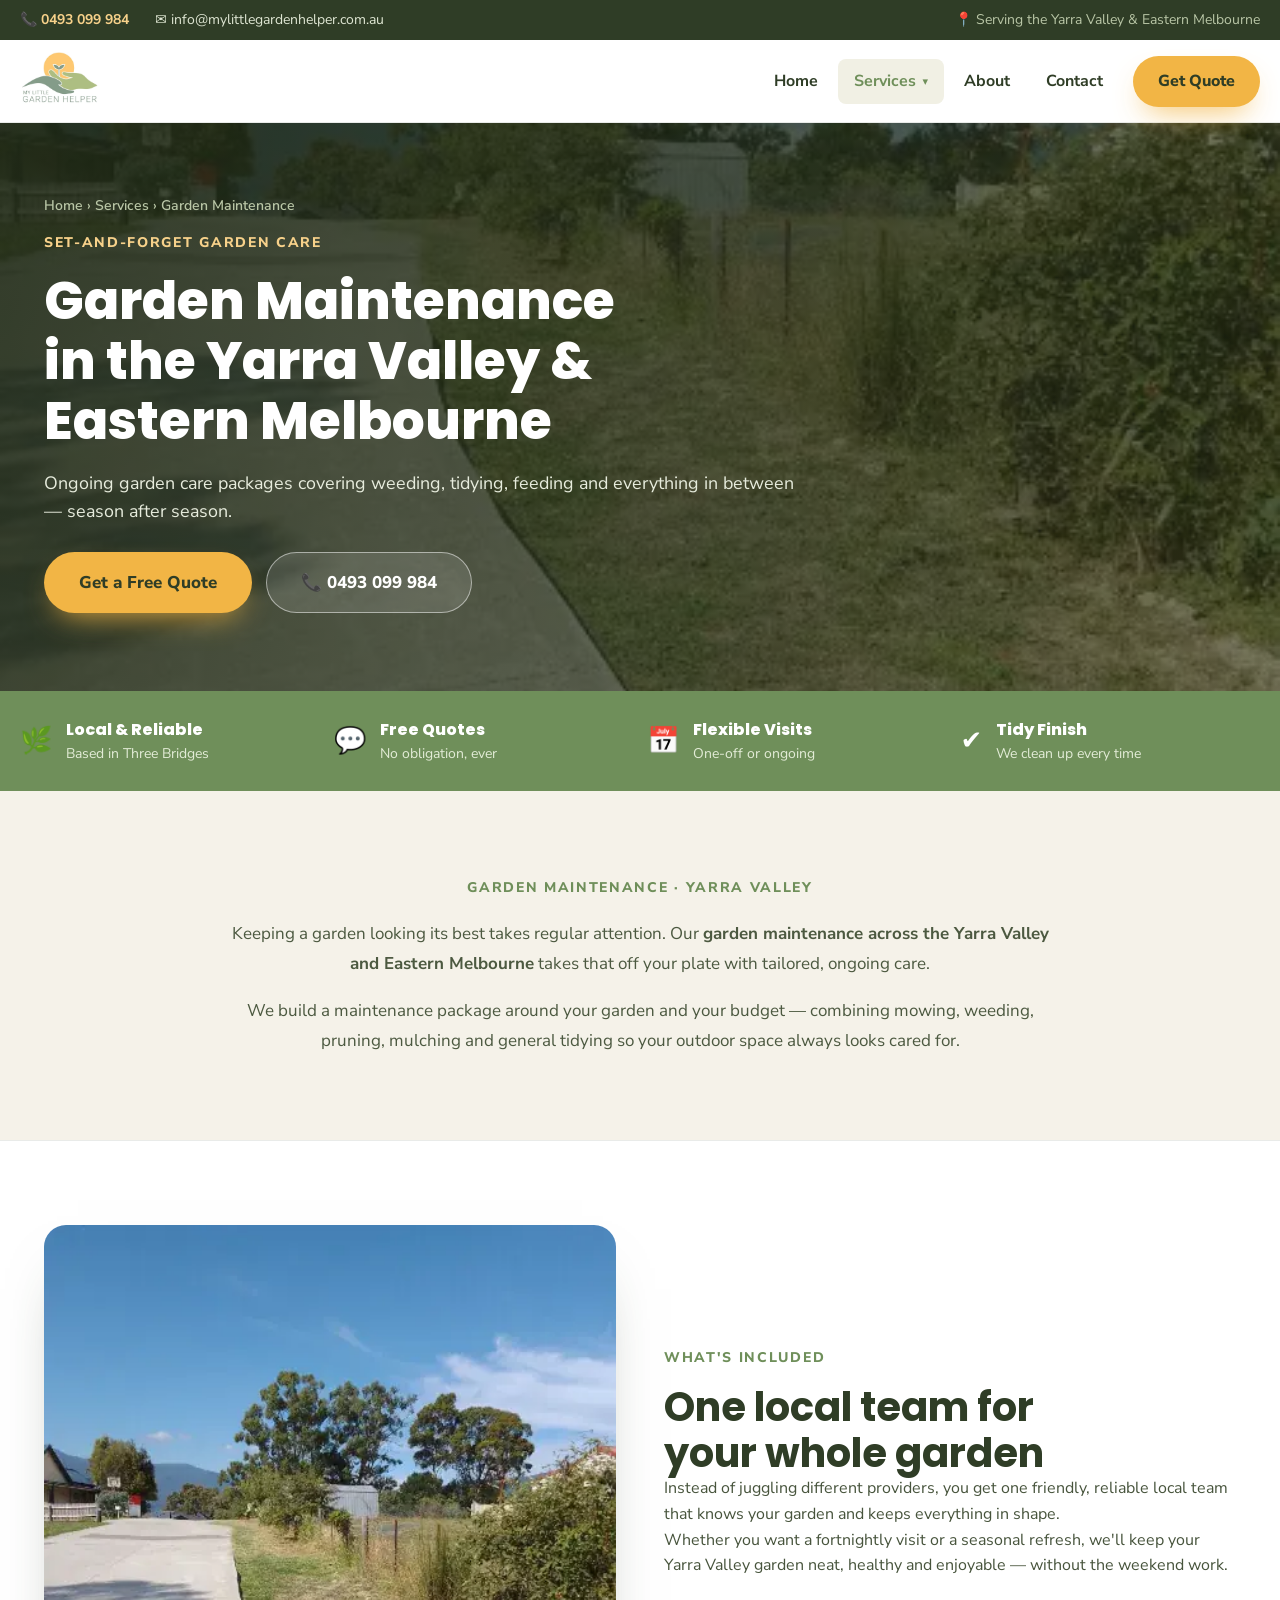
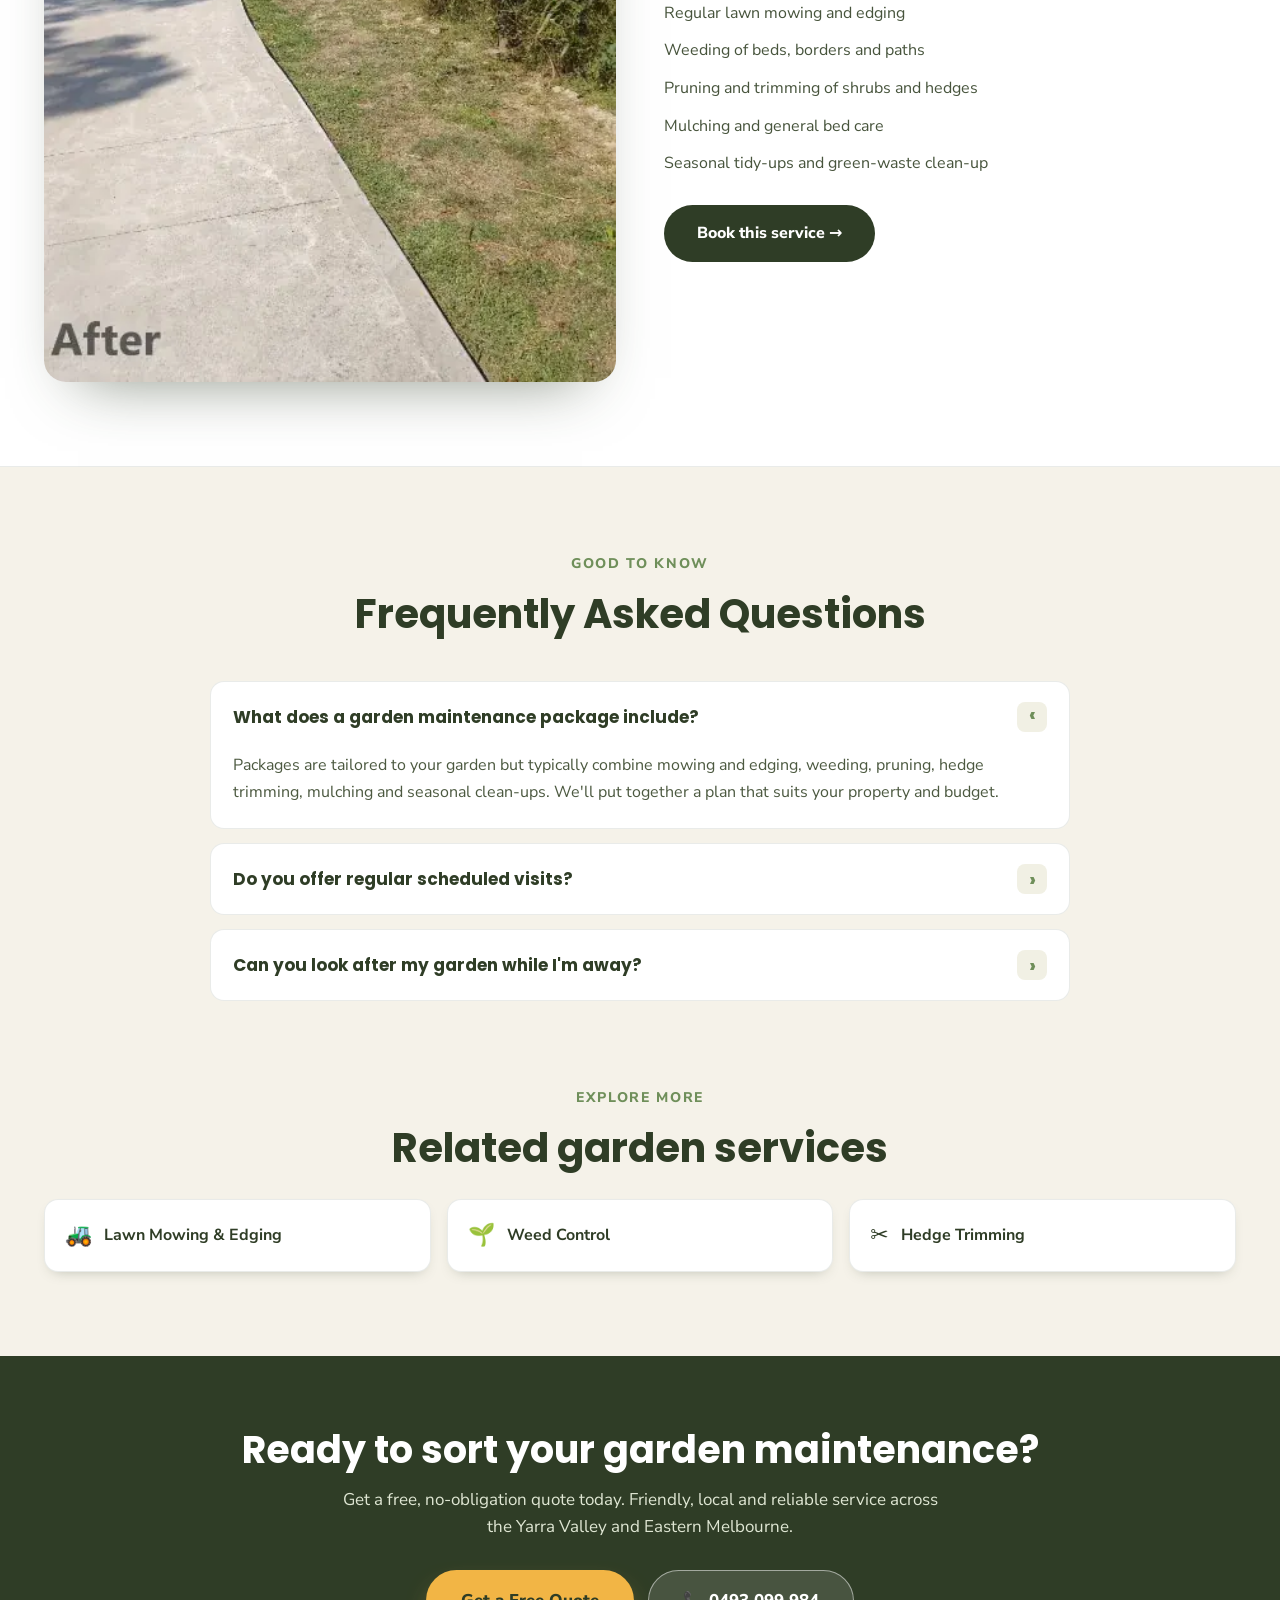
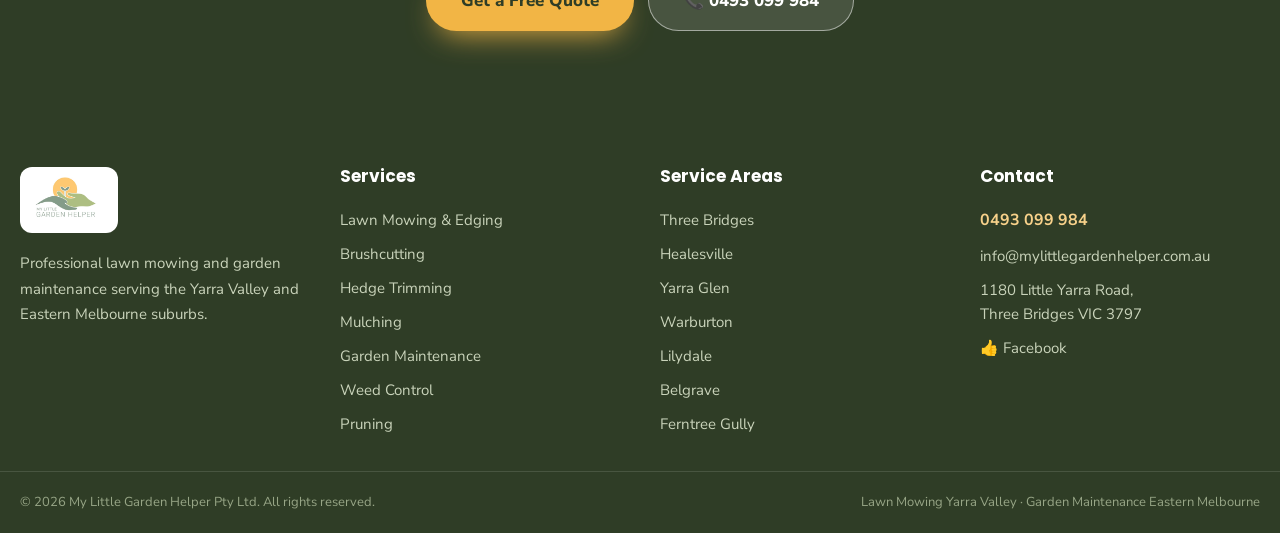
<file: services/garden-maintenance/index.html>
<!DOCTYPE html>
<html lang="en-AU">
<head>
<meta charset="utf-8">
<meta name="viewport" content="width=device-width, initial-scale=1">
<title>Garden Maintenance Yarra Valley | My Little Garden Helper</title>
<meta name="description" content="Ongoing garden maintenance across the Yarra Valley &amp; Eastern Melbourne: weeding, tidying, pruning, mulching &amp; more. Free quote: 0493 099 984." />
<link rel="canonical" href="https://www.mylittlegardenhelper.com.au/services/garden-maintenance/" />
<meta name="robots" content="index, follow" />
<meta name="theme-color" content="#2f3d26" />
<meta property="og:type" content="website" />
<meta property="og:site_name" content="My Little Garden Helper" />
<meta property="og:title" content="Garden Maintenance Yarra Valley | My Little Garden Helper" />
<meta property="og:description" content="Ongoing garden maintenance across the Yarra Valley &amp; Eastern Melbourne: weeding, tidying, pruning, mulching &amp; more. Free quote: 0493 099 984." />
<meta property="og:url" content="https://www.mylittlegardenhelper.com.au/services/garden-maintenance/" />
<meta property="og:image" content="https://www.mylittlegardenhelper.com.au/assets/after.webp" />
<meta property="og:locale" content="en_AU" />
<meta name="twitter:card" content="summary_large_image" />
<meta name="twitter:title" content="Garden Maintenance Yarra Valley | My Little Garden Helper" />
<meta name="twitter:description" content="Ongoing garden maintenance across the Yarra Valley &amp; Eastern Melbourne: weeding, tidying, pruning, mulching &amp; more. Free quote: 0493 099 984." />
<meta name="twitter:image" content="https://www.mylittlegardenhelper.com.au/assets/after.webp" />
<link rel="icon" href="../../assets/favicon.svg" type="image/svg+xml" />
<link rel="preconnect" href="https://fonts.googleapis.com" />
<link rel="preconnect" href="https://fonts.gstatic.com" crossorigin />
<link rel="preload" as="style" href="https://fonts.googleapis.com/css2?family=Poppins:wght@600;700;800&family=Nunito+Sans:wght@400;600;700;800&display=swap" onload="this.onload=null;this.rel='stylesheet'" />
<noscript><link rel="stylesheet" href="https://fonts.googleapis.com/css2?family=Poppins:wght@600;700;800&family=Nunito+Sans:wght@400;600;700;800&display=swap" /></noscript>
<link rel="preload" as="image" href="../../assets/after.webp" fetchpriority="high" />
<style>
/* ===================================================================
   My Little Garden Helper — Brand stylesheet
   Brand kit sourced from the Claude Design homepage:
   Forest #2f3d26 · Leaf #6f8f5a · Gold #f2b545 · Cream #f5f2e9
   Display: Poppins · Body: Nunito Sans
   Webflow-ready: class-based, semantic, no build step.
   =================================================================== */

/* ---------- Design tokens ---------- */
:root {
  /* Brand greens */
  --forest-900: #1f2a16;
  --forest-800: #2f3d26;   /* headings, footer, deep sections */
  --forest-700: #47543c;   /* body text on light */
  --leaf-600:   #556e44;   /* links */
  --leaf-500:   #6f8f5a;   /* primary brand green */
  --leaf-300:   #b9c6a6;
  --leaf-100:   #dfe6d3;

  /* Warm gold accent */
  --gold-500: #f2b545;     /* primary CTA */
  --gold-300: #f7d18a;

  /* Neutrals (warm, green-tinted) */
  --text-body:  #4c5940;
  --text-muted: #6f7a5b;
  --cream:      #f5f2e9;   /* page background */
  --sand:       #eef0e3;   /* alt section */
  --oat:        #f1f0e4;   /* soft chips / hovers */
  --paper:      #faf9f3;   /* inputs */
  --white:      #ffffff;
  --line:       rgba(47, 61, 38, 0.10);

  /* Status */
  --before-red: #b4472f;

  /* Type */
  --font-display: 'Poppins', system-ui, -apple-system, sans-serif;
  --font-body:    'Nunito Sans', system-ui, -apple-system, sans-serif;

  /* Radii */
  --radius-sm: 10px;
  --radius-md: 14px;
  --radius-lg: 18px;
  --radius-xl: 22px;
  --radius-pill: 999px;

  /* Elevation (green-tinted) */
  --shadow-sm: 0 6px 14px -8px rgba(47, 61, 38, 0.35);
  --shadow-md: 0 18px 40px -30px rgba(47, 61, 38, 0.5);
  --shadow-lg: 0 30px 60px -34px rgba(47, 61, 38, 0.6);
  --shadow-gold: 0 14px 30px -12px rgba(242, 181, 69, 0.9);

  /* Layout */
  --container: 1240px;
}

/* ---------- Reset / base ---------- */
* { box-sizing: border-box; }
html { scroll-behavior: smooth; -webkit-text-size-adjust: 100%; }
body {
  margin: 0;
  font-family: var(--font-body);
  color: var(--forest-700);
  background: var(--cream);
  line-height: 1.6;
  -webkit-font-smoothing: antialiased;
  overflow-x: hidden;
}
h1, h2, h3, h4 { font-family: var(--font-display); color: var(--forest-800); margin: 0; line-height: 1.15; }
p { margin: 0; }
img { display: block; max-width: 100%; height: auto; }
a { color: var(--leaf-600); text-decoration: none; transition: color .2s ease; }
a:hover { color: var(--gold-500); }
ul { margin: 0; padding: 0; list-style: none; }
input, select, textarea, button { font-family: inherit; }
:focus-visible { outline: 3px solid var(--gold-500); outline-offset: 2px; border-radius: 4px; }

/* ---------- Layout helpers ---------- */
.container { max-width: var(--container); margin: 0 auto; padding: 0 24px; }
.section { padding: 84px 0; }
.section--tight { padding: 56px 0; }
.eyebrow {
  display: inline-block;
  color: var(--leaf-500);
  font-weight: 800;
  letter-spacing: .12em;
  text-transform: uppercase;
  font-size: 14px;
}
.eyebrow--gold { color: var(--gold-300); }
.section-head { text-align: center; max-width: 720px; margin: 0 auto 44px; }
.section-title { font-size: clamp(28px, 3.4vw, 40px); margin-top: 14px; text-wrap: balance; }
.section-intro { font-size: 17px; line-height: 1.65; margin-top: 14px; color: var(--text-body); }
.text-center { text-align: center; }

/* ---------- Buttons ---------- */
.btn {
  display: inline-flex; align-items: center; justify-content: center; gap: 10px;
  padding: 15px 32px;
  font-weight: 800; font-size: 16px;
  border-radius: var(--radius-pill);
  border: 1px solid transparent;
  cursor: pointer;
  transition: transform .2s ease, background .2s ease, color .2s ease, box-shadow .2s ease;
  text-align: center;
}
.btn:hover { transform: translateY(-2px); }
.btn--gold { background: var(--gold-500); color: var(--forest-800); box-shadow: var(--shadow-gold); }
.btn--gold:hover { background: var(--forest-800); color: var(--white); }
.btn--dark { background: var(--forest-800); color: var(--white); }
.btn--dark:hover { background: var(--leaf-500); color: var(--white); }
.btn--outline { background: rgba(255,255,255,0.12); border-color: rgba(255,255,255,0.5); color: var(--white); }
.btn--outline:hover { background: rgba(255,255,255,0.22); color: var(--white); }
.btn--lg { padding: 16px 34px; font-size: 17px; }

/* ---------- Top bar ---------- */
.topbar { background: var(--forest-800); color: var(--leaf-100); font-size: 14px; }
.topbar__inner {
  display: flex; flex-wrap: wrap; gap: 8px 26px; align-items: center; justify-content: space-between;
  padding: 9px 0;
}
.topbar__group { display: flex; flex-wrap: wrap; gap: 8px 26px; align-items: center; }
.topbar a { display: inline-flex; align-items: center; gap: 8px; }
.topbar__phone { color: var(--gold-300); font-weight: 700; }
.topbar__phone:hover { color: var(--white); }
.topbar__email { color: var(--leaf-100); }
.topbar__email:hover { color: var(--white); }
.topbar__loc { display: inline-flex; align-items: center; gap: 8px; color: var(--leaf-300); }

/* ---------- Header / nav ---------- */
.site-header {
  position: sticky; top: 0; z-index: 60;
  background: rgba(255,255,255,0.97);
  border-bottom: 1px solid var(--line);
}
.site-header__inner {
  display: flex; align-items: center; justify-content: space-between; gap: 20px;
  padding: 12px 0;
}
.logo { display: flex; align-items: center; }
.logo img { height: 58px; width: auto; }
.nav { display: flex; align-items: center; gap: 4px; }
.nav__link {
  padding: 10px 16px; font-weight: 700; color: var(--forest-800);
  border-radius: 8px;
}
.nav__link:hover, .nav__link[aria-current="page"] { color: var(--leaf-500); background: var(--oat); }

.nav__item { position: relative; }
.nav__toggle { display: inline-flex; align-items: center; gap: 6px; background: none; border: none; }
.nav__caret { font-size: 11px; color: var(--leaf-500); }
.nav__dropdown {
  position: absolute; top: 100%; left: 0; padding-top: 8px; width: 300px;
  opacity: 0; visibility: hidden; transform: translateY(6px);
  transition: opacity .18s ease, transform .18s ease, visibility .18s;
}
.nav__item:hover .nav__dropdown, .nav__item:focus-within .nav__dropdown {
  opacity: 1; visibility: visible; transform: translateY(0);
}
.nav__menu {
  background: var(--white); border: 1px solid var(--line); border-radius: var(--radius-md);
  box-shadow: 0 24px 48px -20px rgba(47,61,38,0.35); padding: 8px;
}
.nav__menu a {
  display: flex; align-items: center; gap: 12px; padding: 11px 12px;
  border-radius: var(--radius-sm); color: var(--forest-800); font-weight: 600;
}
.nav__menu a:hover { background: var(--oat); color: var(--leaf-600); }
.nav__menu .ico { font-size: 18px; }
.nav__cta { margin-left: 10px; padding: 12px 24px; }

.nav-toggle {
  display: none; background: var(--forest-800); color: #fff; border: none;
  width: 46px; height: 46px; border-radius: var(--radius-sm); font-size: 20px; cursor: pointer;
}
.mobile-nav { display: none; border-top: 1px solid var(--line); background: var(--white); padding: 12px 0 20px; }
.mobile-nav.is-open { display: block; animation: fadeUp .2s ease both; }
.mobile-nav a { display: block; padding: 12px 4px; font-weight: 700; color: var(--forest-800); }
.mobile-nav__label {
  padding: 12px 4px 6px; font-weight: 800; color: var(--leaf-500);
  font-size: 13px; letter-spacing: .05em; text-transform: uppercase;
}
.mobile-nav__svc { display: flex !important; gap: 10px; padding: 10px 4px !important; color: var(--text-body) !important; font-weight: 600 !important; }
.mobile-nav__sep { border-top: 1px solid #eee; }
.mobile-nav__cta { text-align: center; margin-top: 14px; padding: 14px; background: var(--gold-500); color: var(--forest-800) !important; border-radius: var(--radius-pill); }

/* ---------- Hero ---------- */
.hero { position: relative; }
.hero__bg { position: absolute; inset: 0; background-size: cover; background-position: center; }
.hero__overlay {
  position: absolute; inset: 0;
  background: linear-gradient(100deg, rgba(31,42,22,0.86) 0%, rgba(31,42,22,0.62) 42%, rgba(31,42,22,0.12) 100%);
}
.hero__inner { position: relative; padding: 96px 0 108px; }
.hero__content { max-width: 660px; animation: fadeUp .7s ease both; }
.hero__badge {
  display: inline-flex; align-items: center; gap: 8px;
  background: rgba(242,181,69,0.2); border: 1px solid rgba(242,181,69,0.5);
  color: var(--gold-300); font-weight: 700; font-size: 14px;
  padding: 8px 16px; border-radius: var(--radius-pill);
}
.hero__title { color: #fff; font-size: clamp(38px, 5.4vw, 62px); line-height: 1.05; font-weight: 800; margin: 22px 0 0; text-wrap: balance; }
.hero__text { color: #e7ecdd; font-size: clamp(17px, 1.5vw, 20px); line-height: 1.6; margin-top: 20px; max-width: 560px; }
.hero__text strong { color: #fff; }
.hero__actions { display: flex; flex-wrap: wrap; gap: 14px; margin-top: 32px; }
.hero__stats { display: flex; flex-wrap: wrap; gap: 28px; margin-top: 40px; }
.hero__stat-num { color: var(--gold-300); font-size: 30px; font-family: var(--font-display); font-weight: 800; }
.hero__stat-label { color: #cfd8c1; font-size: 14px; }
.hero__divider { width: 1px; background: rgba(255,255,255,0.25); }

/* Compact page hero (interior pages) */
.page-hero { position: relative; }
.page-hero__bg { position: absolute; inset: 0; background-size: cover; background-position: center; }
.page-hero__overlay { position: absolute; inset: 0; background: linear-gradient(120deg, rgba(31,42,22,0.9) 0%, rgba(31,42,22,0.72) 55%, rgba(31,42,22,0.55) 100%); }
.page-hero__inner { position: relative; padding: 72px 0 78px; max-width: 760px; animation: fadeUp .6s ease both; }
.page-hero__title { color: #fff; font-size: clamp(32px, 4.4vw, 52px); font-weight: 800; margin-top: 16px; text-wrap: balance; }
.page-hero__text { color: #e7ecdd; font-size: clamp(16px, 1.4vw, 19px); line-height: 1.6; margin-top: 18px; }
.breadcrumb { color: var(--leaf-300); font-size: 14px; font-weight: 600; }
.breadcrumb a { color: var(--leaf-300); }
.breadcrumb a:hover { color: var(--gold-300); }

/* ---------- Feature strip ---------- */
.feature-strip { background: var(--leaf-500); }
.feature-strip__grid {
  display: grid; grid-template-columns: repeat(auto-fit, minmax(230px, 1fr)); gap: 14px;
  padding: 26px 0;
}
.feature { display: flex; align-items: center; gap: 14px; color: #fff; }
.feature__ico { font-size: 26px; }
.feature__title { font-weight: 800; font-family: var(--font-display); }
.feature__text { font-size: 14px; color: #e3ecd7; }

/* ---------- Intro block ---------- */
.intro { max-width: 900px; margin: 0 auto; text-align: center; }
.intro p { font-size: 18px; line-height: 1.7; margin-top: 20px; color: var(--text-body); }
.intro strong { color: var(--forest-800); }

/* ---------- Service cards ---------- */
.services-grid { display: grid; grid-template-columns: repeat(auto-fill, minmax(300px, 1fr)); gap: 24px; }
.service-card {
  background: var(--white); border: 1px solid rgba(47,61,38,0.08);
  border-radius: var(--radius-lg); overflow: hidden; box-shadow: var(--shadow-md);
  display: flex; flex-direction: column;
  transition: transform .25s ease, box-shadow .25s ease;
}
.service-card:hover { transform: translateY(-6px); box-shadow: 0 28px 50px -28px rgba(47,61,38,0.55); }
.service-card__media { height: 200px; overflow: hidden; position: relative; }
.service-card__media img { width: 100%; height: 100%; object-fit: cover; transition: transform .5s ease; }
.service-card:hover .service-card__media img { transform: scale(1.06); }
.service-card__icon {
  position: absolute; top: 14px; left: 14px; background: rgba(255,255,255,0.94);
  width: 46px; height: 46px; border-radius: 12px; display: grid; place-items: center;
  font-size: 22px; box-shadow: 0 6px 14px -8px rgba(0,0,0,0.5);
}
.service-card__body { padding: 22px 22px 24px; flex: 1; display: flex; flex-direction: column; }
.service-card__body h3 { font-size: 21px; }
.service-card__body p { font-size: 15px; line-height: 1.6; margin-top: 10px; color: var(--text-body); flex: 1; }
.service-card__link { margin-top: 16px; font-weight: 800; color: var(--leaf-500); display: inline-flex; align-items: center; gap: 6px; transition: gap .2s ease, color .2s ease; }
.service-card__link:hover { gap: 12px; color: var(--gold-500); }

/* ---------- About ---------- */
.about-grid { display: grid; grid-template-columns: repeat(auto-fit, minmax(320px, 1fr)); gap: 56px; align-items: center; }
.about__media { position: relative; }
.about__media img { width: 100%; border-radius: var(--radius-xl); box-shadow: var(--shadow-lg); }
.about__badge {
  position: absolute; bottom: -22px; right: -12px; background: var(--gold-500); color: var(--forest-800);
  padding: 18px 24px; border-radius: var(--radius-md); box-shadow: 0 20px 40px -18px rgba(242,181,69,0.8); max-width: 220px;
}
.about__badge-title { font-family: var(--font-display); font-weight: 800; font-size: 20px; }
.about__badge-text { font-size: 14px; margin-top: 2px; }
.about__body p { font-size: 17px; line-height: 1.7; margin-top: 16px; color: var(--text-body); }
.checklist { display: grid; grid-template-columns: 1fr 1fr; gap: 14px; margin-top: 26px; }
.checklist li { display: flex; gap: 10px; align-items: flex-start; font-weight: 600; }
.checklist .tick { color: var(--leaf-500); font-weight: 800; }

/* ---------- Before / after ---------- */
.ba-grid { display: grid; grid-template-columns: repeat(auto-fit, minmax(300px, 1fr)); gap: 24px; }
.ba-card { position: relative; border-radius: var(--radius-lg); overflow: hidden; box-shadow: 0 20px 44px -30px rgba(47,61,38,0.6); }
.ba-card img { width: 100%; height: 380px; object-fit: cover; }
.ba-badge { position: absolute; top: 16px; left: 16px; color: #fff; font-weight: 800; padding: 8px 18px; border-radius: var(--radius-pill); font-size: 14px; letter-spacing: .05em; }
.ba-badge--before { background: var(--before-red); }
.ba-badge--after { background: var(--leaf-500); }

/* ---------- Before / after comparison slider ---------- */
.ba-slider {
  --pos: 50%;
  position: relative; width: 100%; max-width: 960px; margin: 0 auto;
  aspect-ratio: 16 / 10; border-radius: var(--radius-lg); overflow: hidden;
  box-shadow: var(--shadow-lg); user-select: none; touch-action: pan-y;
  cursor: ew-resize; background: var(--forest-800);
}
.ba-slider__img {
  position: absolute; inset: 0; width: 100%; height: 100%;
  object-fit: cover; object-position: center 58%; pointer-events: none;
  -webkit-user-drag: none;
}
.ba-slider__before { z-index: 2; clip-path: inset(0 calc(100% - var(--pos)) 0 0); }
.ba-slider__divider {
  position: absolute; top: 0; bottom: 0; left: var(--pos); width: 3px; z-index: 3;
  background: #fff; transform: translateX(-50%); box-shadow: 0 0 0 1px rgba(47,61,38,0.15);
  pointer-events: none;
}
.ba-slider__handle {
  position: absolute; top: 50%; left: var(--pos); transform: translate(-50%, -50%);
  width: 54px; height: 54px; border-radius: 999px; background: #fff; color: var(--leaf-500);
  border: none; display: grid; place-items: center; font-size: 22px; font-weight: 800;
  box-shadow: 0 6px 18px -4px rgba(47,61,38,0.5); z-index: 4; cursor: grab; touch-action: none;
}
.ba-slider__handle:active { cursor: grabbing; }
.ba-slider__handle:focus-visible { outline: 3px solid var(--gold-500); outline-offset: 3px; }
.ba-slider__tag {
  position: absolute; top: 16px; z-index: 3; pointer-events: none;
  color: #fff; font-weight: 800; padding: 8px 18px; border-radius: var(--radius-pill);
  font-size: 14px; letter-spacing: .05em; font-family: var(--font-body);
}
.ba-slider__tag--before { left: 16px; background: var(--before-red); }
.ba-slider__tag--after  { right: 16px; background: var(--leaf-500); }
.ba-slider__hint {
  position: absolute; left: 50%; bottom: 16px; transform: translateX(-50%); z-index: 3;
  background: rgba(31,42,22,0.7); color: #fff; font-size: 13px; font-weight: 700;
  padding: 7px 16px; border-radius: var(--radius-pill); pointer-events: none;
  backdrop-filter: blur(4px); transition: opacity .3s ease;
}
.ba-slider.is-touched .ba-slider__hint { opacity: 0; }
@media (max-width: 640px) { .ba-slider { aspect-ratio: 4 / 3; } .ba-slider__handle { width: 46px; height: 46px; } }

/* ---------- Dark media section (areas) ---------- */
.media-section { position: relative; }
.media-section__bg { position: absolute; inset: 0; background-size: cover; background-position: center; }
.media-section__overlay { position: absolute; inset: 0; background: linear-gradient(180deg, rgba(31,42,22,0.9), rgba(31,42,22,0.78)); }
.media-section__inner { position: relative; text-align: center; padding: 84px 0; }
.media-section__title { color: #fff; font-size: clamp(28px, 3.4vw, 40px); margin-top: 14px; }
.media-section__text { color: var(--leaf-100); font-size: 17px; line-height: 1.65; margin: 16px auto 0; max-width: 640px; }
.chips { display: flex; flex-wrap: wrap; justify-content: center; gap: 12px; margin-top: 34px; }
.chip {
  background: rgba(255,255,255,0.1); border: 1px solid rgba(255,255,255,0.28); color: #fff;
  font-weight: 700; padding: 11px 22px; border-radius: var(--radius-pill); backdrop-filter: blur(4px);
}

/* ---------- FAQ ---------- */
.faq { max-width: 860px; margin: 0 auto; }
.faq__list { display: flex; flex-direction: column; gap: 14px; }
.faq__item { background: var(--white); border: 1px solid var(--line); border-radius: var(--radius-md); overflow: hidden; }
.faq__q {
  width: 100%; text-align: left; background: none; border: none;
  padding: 20px 22px; display: flex; align-items: center; justify-content: space-between; gap: 16px; cursor: pointer;
  font-family: var(--font-display); font-weight: 700; font-size: 17px; color: var(--forest-800);
}
.faq__sign { flex: none; width: 30px; height: 30px; border-radius: 8px; background: var(--oat); color: var(--leaf-500); font-weight: 800; font-size: 20px; display: grid; place-items: center; transition: transform .2s ease; }
.faq__item.is-open .faq__sign { transform: rotate(180deg); }
.faq__a { max-height: 0; overflow: hidden; transition: max-height .3s ease; }
.faq__a-inner { padding: 0 22px 22px; font-size: 16px; line-height: 1.7; color: var(--text-body); }

/* ---------- Contact ---------- */
.contact-section { background: var(--sand); }
.contact-grid { display: grid; grid-template-columns: repeat(auto-fit, minmax(320px, 1fr)); gap: 48px; }
.contact-methods { display: flex; flex-direction: column; gap: 18px; margin-top: 30px; }
.contact-method { display: flex; gap: 16px; align-items: center; }
.contact-method__ico { width: 52px; height: 52px; border-radius: var(--radius-md); background: var(--leaf-500); color: #fff; display: grid; place-items: center; font-size: 22px; flex: none; }
.contact-method__label { display: block; font-size: 13px; color: var(--text-muted); font-weight: 700; text-transform: uppercase; letter-spacing: .05em; }
.contact-method__value { display: block; font-family: var(--font-display); font-weight: 700; font-size: 18px; color: var(--forest-800); word-break: break-word; }
.social-link { display: inline-flex; align-items: center; gap: 10px; margin-top: 26px; font-weight: 800; color: var(--forest-800); }
.social-link:hover { color: var(--gold-500); }

.quote-card { background: var(--white); border-radius: var(--radius-xl); padding: 30px; box-shadow: var(--shadow-lg); }
.quote-card h2, .quote-card h3 { font-size: 22px; margin-bottom: 4px; }
.quote-card__note { font-size: 14px; color: var(--text-muted); margin-bottom: 18px; }
.field { display: block; margin-top: 14px; }
.field__label { display: block; font-size: 13px; font-weight: 700; color: var(--text-body); margin-bottom: 6px; }
.field__row { display: grid; grid-template-columns: 1fr 1fr; gap: 14px; }
.input, .select, .textarea {
  width: 100%; padding: 12px 14px; border: 1px solid rgba(47,61,38,0.18);
  border-radius: var(--radius-sm); font-size: 15px; background: var(--paper); color: var(--forest-800);
  transition: border-color .2s ease, box-shadow .2s ease;
}
.input:focus, .select:focus, .textarea:focus { outline: none; border-color: var(--leaf-500); box-shadow: 0 0 0 3px rgba(111,143,90,0.18); }
.textarea { resize: vertical; }
.form-success { text-align: center; padding: 40px 10px; }
.form-success__ico { font-size: 54px; }
.form-success h3 { font-size: 24px; margin-top: 12px; }
.form-success p { font-size: 16px; line-height: 1.6; margin-top: 10px; color: var(--text-body); }
.is-hidden { display: none !important; }

/* ---------- CTA band ---------- */
.cta-band { background: var(--forest-800); }
.cta-band__inner { text-align: center; padding: 72px 0; }
.cta-band__title { color: #fff; font-size: clamp(26px, 3.2vw, 38px); }
.cta-band__text { color: var(--leaf-100); font-size: 17px; line-height: 1.6; margin: 14px auto 30px; max-width: 620px; }
.cta-band__actions { display: flex; flex-wrap: wrap; gap: 14px; justify-content: center; }

/* ---------- Content prose (service/about pages) ---------- */
.prose { max-width: 760px; }
.prose p { font-size: 17px; line-height: 1.75; margin-top: 18px; color: var(--text-body); }
.prose h2 { font-size: clamp(24px, 3vw, 34px); margin-top: 40px; }
.prose h3 { font-size: 22px; margin-top: 28px; }
.prose ul.bullets { margin-top: 18px; display: flex; flex-direction: column; gap: 12px; }
.prose ul.bullets li { position: relative; padding-left: 30px; font-size: 17px; line-height: 1.6; color: var(--text-body); }
.prose ul.bullets li::before { content: "✔"; position: absolute; left: 0; color: var(--leaf-500); font-weight: 800; }
.split { display: grid; grid-template-columns: repeat(auto-fit, minmax(320px, 1fr)); gap: 48px; align-items: center; }
.split__media img { width: 100%; border-radius: var(--radius-xl); box-shadow: var(--shadow-lg); }

/* Related services */
.related-grid { display: grid; grid-template-columns: repeat(auto-fit, minmax(220px, 1fr)); gap: 16px; }
.related-card {
  display: flex; align-items: center; gap: 12px; padding: 18px 20px;
  background: var(--white); border: 1px solid var(--line); border-radius: var(--radius-md);
  font-weight: 700; color: var(--forest-800); box-shadow: var(--shadow-sm);
  transition: transform .2s ease, box-shadow .2s ease;
}
.related-card:hover { transform: translateY(-4px); box-shadow: var(--shadow-md); color: var(--leaf-600); }
.related-card .ico { font-size: 22px; }

/* ---------- Footer ---------- */
.site-footer { background: var(--forest-800); color: #c9d3ba; }
.site-footer__grid { display: grid; grid-template-columns: repeat(auto-fit, minmax(220px, 1fr)); gap: 40px; padding: 64px 0 30px; }
.site-footer h4 { color: #fff; font-size: 17px; margin-bottom: 16px; }
.site-footer p { font-size: 15px; line-height: 1.7; margin-top: 18px; max-width: 300px; }
.footer-logo { height: 66px; width: auto; background: #fff; padding: 10px 14px; border-radius: 12px; }
.site-footer a { display: block; color: #c9d3ba; padding: 5px 0; font-size: 15px; }
.site-footer a:hover { color: var(--gold-300); }
.site-footer .footer-span { display: block; color: #c9d3ba; padding: 5px 0; font-size: 15px; }
.footer-phone { color: var(--gold-300) !important; font-weight: 700; font-size: 16px !important; }
.site-footer__bottom { border-top: 1px solid rgba(255,255,255,0.12); }
.site-footer__bottom-inner { display: flex; flex-wrap: wrap; gap: 8px 20px; justify-content: space-between; padding: 20px 0; font-size: 13px; color: #97a586; }

/* ---------- Reveal on scroll ---------- */
.reveal { opacity: 0; transform: translateY(24px); transition: opacity .7s ease, transform .7s ease; }
.reveal.is-visible { opacity: 1; transform: translateY(0); }

/* ---------- Animations ---------- */
@keyframes fadeUp { from { opacity: 0; transform: translateY(24px); } to { opacity: 1; transform: translateY(0); } }

/* ---------- Responsive ---------- */
@media (max-width: 900px) {
  .nav { display: none; }
  .nav-toggle { display: block; }
  .section { padding: 60px 0; }
  .about-grid, .split { gap: 40px; }
  .about__badge { position: static; margin-top: 18px; max-width: none; }
  .hero__inner { padding: 72px 0 84px; }
}
@media (max-width: 560px) {
  .checklist { grid-template-columns: 1fr; }
  .field__row { grid-template-columns: 1fr; }
  .hero__stats { gap: 18px; }
  .container { padding: 0 18px; }
}

/* ---------- Reduced motion ---------- */
@media (prefers-reduced-motion: reduce) {
  * { animation-duration: .001ms !important; transition-duration: .001ms !important; scroll-behavior: auto !important; }
  .reveal { opacity: 1; transform: none; }
}

</style>
<script type="application/ld+json">{"@context":"https://schema.org","@type":"BreadcrumbList","itemListElement":[{"@type":"ListItem","position":1,"name":"Home","item":"https://www.mylittlegardenhelper.com.au/"},{"@type":"ListItem","position":2,"name":"Services","item":"https://www.mylittlegardenhelper.com.au/services/"},{"@type":"ListItem","position":3,"name":"Garden Maintenance","item":"https://www.mylittlegardenhelper.com.au/services/garden-maintenance/"}]}</script>
<script type="application/ld+json">{"@context":"https://schema.org","@type":"Service","serviceType":"Garden Maintenance","provider":{"@type":"LocalBusiness","name":"My Little Garden Helper Pty Ltd","telephone":"+61493099984","url":"https://www.mylittlegardenhelper.com.au/"},"areaServed":["Yarra Valley","Three Bridges","Healesville","Yarra Glen","Warburton","Lilydale","Belgrave","Ferntree Gully","Eastern Melbourne"],"url":"https://www.mylittlegardenhelper.com.au/services/garden-maintenance/"}</script>
<script type="application/ld+json">{"@context":"https://schema.org","@type":"FAQPage","mainEntity":[{"@type":"Question","name":"What does a garden maintenance package include?","acceptedAnswer":{"@type":"Answer","text":"Packages are tailored to your garden but typically combine mowing and edging, weeding, pruning, hedge trimming, mulching and seasonal clean-ups. We'll put together a plan that suits your property and budget."}},{"@type":"Question","name":"Do you offer regular scheduled visits?","acceptedAnswer":{"@type":"Answer","text":"Yes. Most clients choose fortnightly or monthly visits, and we also offer weekly and seasonal options across the Yarra Valley and Eastern Melbourne."}},{"@type":"Question","name":"Can you look after my garden while I'm away?","acceptedAnswer":{"@type":"Answer","text":"We can. Many local and holiday-home owners rely on us to keep their gardens tidy year round, so everything looks great whether they're home or not."}}]}</script>
</head>
<body>
<!-- TOP BAR -->
<div class="topbar">
  <div class="container topbar__inner">
    <div class="topbar__group">
      <a href="tel:+61493099984" class="topbar__phone">📞 0493 099 984</a>
      <a href="mailto:info@mylittlegardenhelper.com.au" class="topbar__email">✉ info@mylittlegardenhelper.com.au</a>
    </div>
    <div class="topbar__loc">📍 Serving the Yarra Valley &amp; Eastern Melbourne</div>
  </div>
</div>

<!-- HEADER -->
<header class="site-header">
  <div class="container site-header__inner">
    <a href="../../" class="logo" aria-label="My Little Garden Helper home">
      <img decoding="async" src="../../assets/logo.webp" alt="My Little Garden Helper — lawn mowing and garden services Yarra Valley" width="180" height="58" />
    </a>
    <nav class="nav" aria-label="Primary">
      <a href="../../" class="nav__link">Home</a>
      <div class="nav__item">
        <a href="../../services/" class="nav__link nav__toggle" aria-current="page">Services <span class="nav__caret">▾</span></a>
        <div class="nav__dropdown">
          <div class="nav__menu">
            <a href="../../services/lawn-mowing/"><span class="ico">🚜</span>Lawn Mowing &amp; Edging</a>
            <a href="../../services/brushcutting/"><span class="ico">🌾</span>Brushcutting</a>
            <a href="../../services/hedge-trimming/"><span class="ico">✂️</span>Hedge Trimming</a>
            <a href="../../services/mulching/"><span class="ico">🍂</span>Mulching</a>
            <a href="../../services/garden-maintenance/"><span class="ico">🌳</span>Garden Maintenance</a>
            <a href="../../services/weed-control/"><span class="ico">🌱</span>Weed Control</a>
            <a href="../../services/pruning/"><span class="ico">🌿</span>Pruning</a>
          </div>
        </div>
      </div>
      <a href="../../about/" class="nav__link">About</a>
      <a href="../../contact/" class="nav__link">Contact</a>
      <a href="../../contact/" class="btn btn--gold nav__cta">Get Quote</a>
    </nav>
    <button class="nav-toggle" data-nav-toggle aria-label="Toggle menu" aria-expanded="false">☰</button>
  </div>
  <div class="mobile-nav" data-mobile-nav>
    <div class="container">
      <a href="../../">Home</a>
      <div class="mobile-nav__label">Services</div>
      <a href="../../services/lawn-mowing/" class="mobile-nav__svc">🚜 Lawn Mowing &amp; Edging</a>
      <a href="../../services/brushcutting/" class="mobile-nav__svc">🌾 Brushcutting</a>
      <a href="../../services/hedge-trimming/" class="mobile-nav__svc">✂️ Hedge Trimming</a>
      <a href="../../services/mulching/" class="mobile-nav__svc">🍂 Mulching</a>
      <a href="../../services/garden-maintenance/" class="mobile-nav__svc">🌳 Garden Maintenance</a>
      <a href="../../services/weed-control/" class="mobile-nav__svc">🌱 Weed Control</a>
      <a href="../../services/pruning/" class="mobile-nav__svc">🌿 Pruning</a>
      <a href="../../about/" class="mobile-nav__sep">About</a>
      <a href="../../contact/" class="mobile-nav__sep">Contact</a>
      <a href="../../contact/" class="mobile-nav__cta">Get a Free Quote</a>
    </div>
  </div>
</header>

<main>

<section class="page-hero">
  <div class="page-hero__bg" style="background-image: url('../../assets/after.webp');"></div>
  <div class="page-hero__overlay"></div>
  <div class="container">
    <div class="page-hero__inner">
      <nav class="breadcrumb" aria-label="Breadcrumb"><a href="../../">Home</a> › <a href="../../services/">Services</a> › <span>Garden Maintenance</span></nav>
      <span class="eyebrow eyebrow--gold" style="margin-top:14px;">Set-and-forget garden care</span>
      <h1 class="page-hero__title">Garden Maintenance in the Yarra Valley &amp; Eastern Melbourne</h1>
      <p class="page-hero__text">Ongoing garden care packages covering weeding, tidying, feeding and everything in between — season after season.</p>
      <div class="hero__actions" style="margin-top:26px;">
        <a href="../../contact/" class="btn btn--gold btn--lg">Get a Free Quote</a>
        <a href="tel:+61493099984" class="btn btn--outline btn--lg">📞 0493 099 984</a>
      </div>
    </div>
  </div>
</section>

<section class="feature-strip">
  <div class="container feature-strip__grid">
    <div class="feature"><span class="feature__ico">🌿</span><div><div class="feature__title">Local &amp; Reliable</div><div class="feature__text">Based in Three Bridges</div></div></div>
    <div class="feature"><span class="feature__ico">💬</span><div><div class="feature__title">Free Quotes</div><div class="feature__text">No obligation, ever</div></div></div>
    <div class="feature"><span class="feature__ico">📅</span><div><div class="feature__title">Flexible Visits</div><div class="feature__text">One-off or ongoing</div></div></div>
    <div class="feature"><span class="feature__ico">✔</span><div><div class="feature__title">Tidy Finish</div><div class="feature__text">We clean up every time</div></div></div>
  </div>
</section>

<section class="section">
  <div class="container">
    <div class="prose reveal" style="margin: 0 auto; text-align: center; max-width: 820px;">
      <span class="eyebrow">Garden Maintenance · Yarra Valley</span>
      <p>Keeping a garden looking its best takes regular attention. Our <strong>garden maintenance across the Yarra Valley and Eastern Melbourne</strong> takes that off your plate with tailored, ongoing care.</p>
      <p>We build a maintenance package around your garden and your budget — combining mowing, weeding, pruning, mulching and general tidying so your outdoor space always looks cared for.</p>
    </div>
  </div>
</section>

<section class="section" style="background: var(--white); border-top: 1px solid var(--line); border-bottom: 1px solid var(--line);">
  <div class="container split">
    <div class="split__media reveal">
      <img decoding="async" src="../../assets/after.webp" alt="Garden Maintenance in the Yarra Valley by My Little Garden Helper" loading="lazy" />
    </div>
    <div class="reveal">
      <span class="eyebrow">What's included</span>
      <h2 class="section-title" style="text-align:left; margin-top:14px;">One local team for your whole garden</h2>
        <p>Instead of juggling different providers, you get one friendly, reliable local team that knows your garden and keeps everything in shape.</p>
        <p>Whether you want a fortnightly visit or a seasonal refresh, we'll keep your Yarra Valley garden neat, healthy and enjoyable — without the weekend work.</p>
      <ul class="bullets" style="margin-top:22px; display:flex; flex-direction:column; gap:12px; list-style:none; padding:0;">
          <li>Regular lawn mowing and edging</li>
          <li>Weeding of beds, borders and paths</li>
          <li>Pruning and trimming of shrubs and hedges</li>
          <li>Mulching and general bed care</li>
          <li>Seasonal tidy-ups and green-waste clean-up</li>
      </ul>
      <a href="../../contact/" class="btn btn--dark" style="margin-top:28px;">Book this service →</a>
    </div>
  </div>
</section>

<section class="section" id="faq">
  <div class="container">
    <div class="section-head reveal">
      <span class="eyebrow">Good to know</span>
      <h2 class="section-title">Frequently Asked Questions</h2>
    </div>
    <div class="faq reveal">
      <div class="faq__list">
        <div class="faq__item is-open">
          <button class="faq__q" aria-expanded="true">What does a garden maintenance package include?<span class="faq__sign">›</span></button>
          <div class="faq__a" style="max-height: 400px;"><div class="faq__a-inner">Packages are tailored to your garden but typically combine mowing and edging, weeding, pruning, hedge trimming, mulching and seasonal clean-ups. We'll put together a plan that suits your property and budget.</div></div>
        </div>
        <div class="faq__item">
          <button class="faq__q" aria-expanded="false">Do you offer regular scheduled visits?<span class="faq__sign">›</span></button>
          <div class="faq__a"><div class="faq__a-inner">Yes. Most clients choose fortnightly or monthly visits, and we also offer weekly and seasonal options across the Yarra Valley and Eastern Melbourne.</div></div>
        </div>
        <div class="faq__item">
          <button class="faq__q" aria-expanded="false">Can you look after my garden while I'm away?<span class="faq__sign">›</span></button>
          <div class="faq__a"><div class="faq__a-inner">We can. Many local and holiday-home owners rely on us to keep their gardens tidy year round, so everything looks great whether they're home or not.</div></div>
        </div>
      </div>
    </div>
  </div>
</section>


<section class="section" style="padding-top:0;">
  <div class="container">
    <div class="section-head reveal" style="margin-bottom:28px;">
      <span class="eyebrow">Explore more</span>
      <h2 class="section-title">Related garden services</h2>
    </div>
    <div class="related-grid reveal">
      <a href="../../services/lawn-mowing/" class="related-card"><span class="ico">🚜</span>Lawn Mowing &amp; Edging</a>
      <a href="../../services/weed-control/" class="related-card"><span class="ico">🌱</span>Weed Control</a>
      <a href="../../services/hedge-trimming/" class="related-card"><span class="ico">✂️</span>Hedge Trimming</a>
    </div>
  </div>
</section>

<section class="cta-band">
  <div class="container cta-band__inner reveal">
    <h2 class="cta-band__title">Ready to sort your garden maintenance?</h2>
    <p class="cta-band__text">Get a free, no-obligation quote today. Friendly, local and reliable service across the Yarra Valley and Eastern Melbourne.</p>
    <div class="cta-band__actions">
      <a href="../../contact/" class="btn btn--gold btn--lg">Get a Free Quote</a>
      <a href="tel:+61493099984" class="btn btn--outline btn--lg">📞 0493 099 984</a>
    </div>
  </div>
</section>


</main>
<!-- FOOTER -->
<footer class="site-footer">
  <div class="container site-footer__grid">
    <div>
      <img decoding="async" src="../../assets/logo.webp" alt="My Little Garden Helper logo" class="footer-logo" width="200" height="66" />
      <p>Professional lawn mowing and garden maintenance serving the Yarra Valley and Eastern Melbourne suburbs.</p>
    </div>
    <div>
      <h4>Services</h4>
      <a href="../../services/lawn-mowing/">Lawn Mowing &amp; Edging</a>
      <a href="../../services/brushcutting/">Brushcutting</a>
      <a href="../../services/hedge-trimming/">Hedge Trimming</a>
      <a href="../../services/mulching/">Mulching</a>
      <a href="../../services/garden-maintenance/">Garden Maintenance</a>
      <a href="../../services/weed-control/">Weed Control</a>
      <a href="../../services/pruning/">Pruning</a>
    </div>
    <div>
      <h4>Service Areas</h4>
      <span class="footer-span">Three Bridges</span>
      <span class="footer-span">Healesville</span>
      <span class="footer-span">Yarra Glen</span>
      <span class="footer-span">Warburton</span>
      <span class="footer-span">Lilydale</span>
      <span class="footer-span">Belgrave</span>
      <span class="footer-span">Ferntree Gully</span>
    </div>
    <div>
      <h4>Contact</h4>
      <a href="tel:+61493099984" class="footer-phone">0493 099 984</a>
      <a href="mailto:info@mylittlegardenhelper.com.au">info@mylittlegardenhelper.com.au</a>
      <span class="footer-span">1180 Little Yarra Road,<br />Three Bridges VIC 3797</span>
      <a href="https://www.facebook.com/profile.php?id=100083377355214" target="_blank" rel="noopener">👍 Facebook</a>
    </div>
  </div>
  <div class="site-footer__bottom">
    <div class="container site-footer__bottom-inner">
      <span>© 2026 My Little Garden Helper Pty Ltd. All rights reserved.</span>
      <span>Lawn Mowing Yarra Valley · Garden Maintenance Eastern Melbourne</span>
    </div>
  </div>
</footer>

<script src="../../assets/main.js" defer></script>
</body>
</html>
</file>
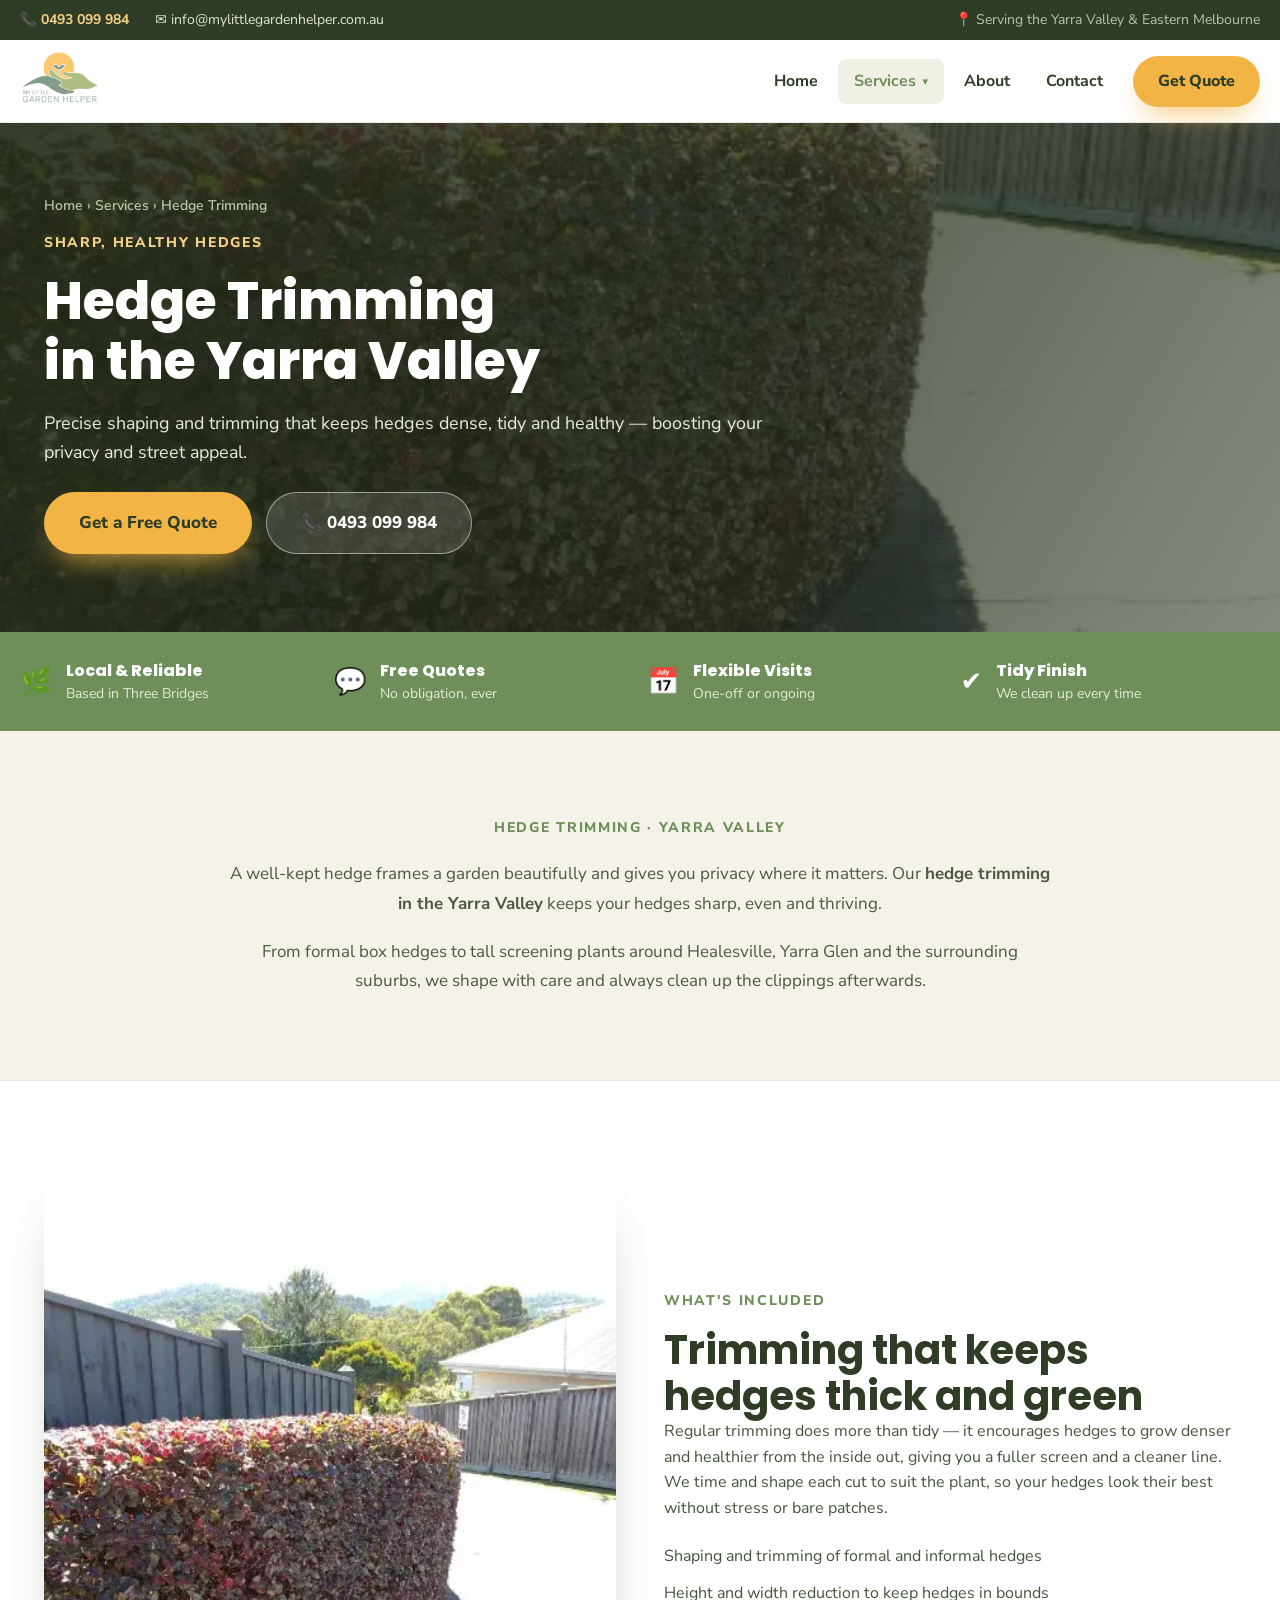
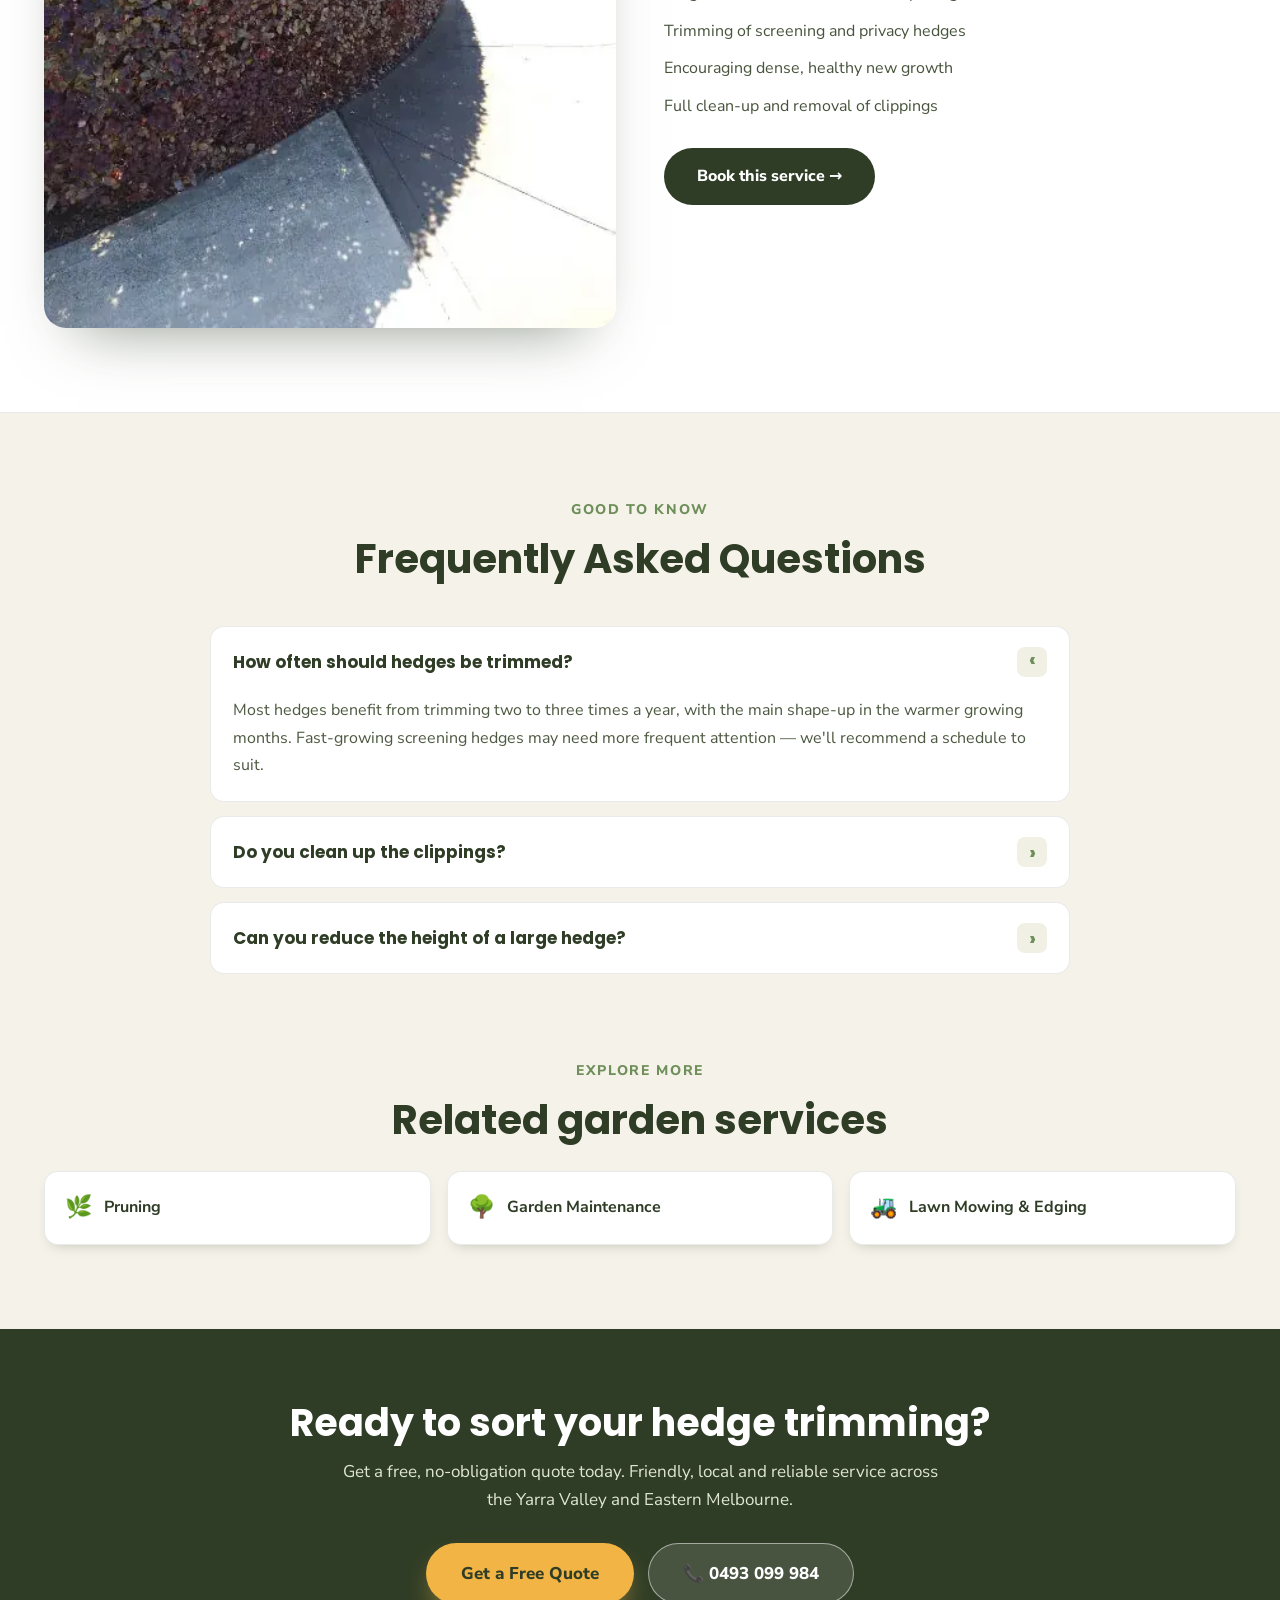
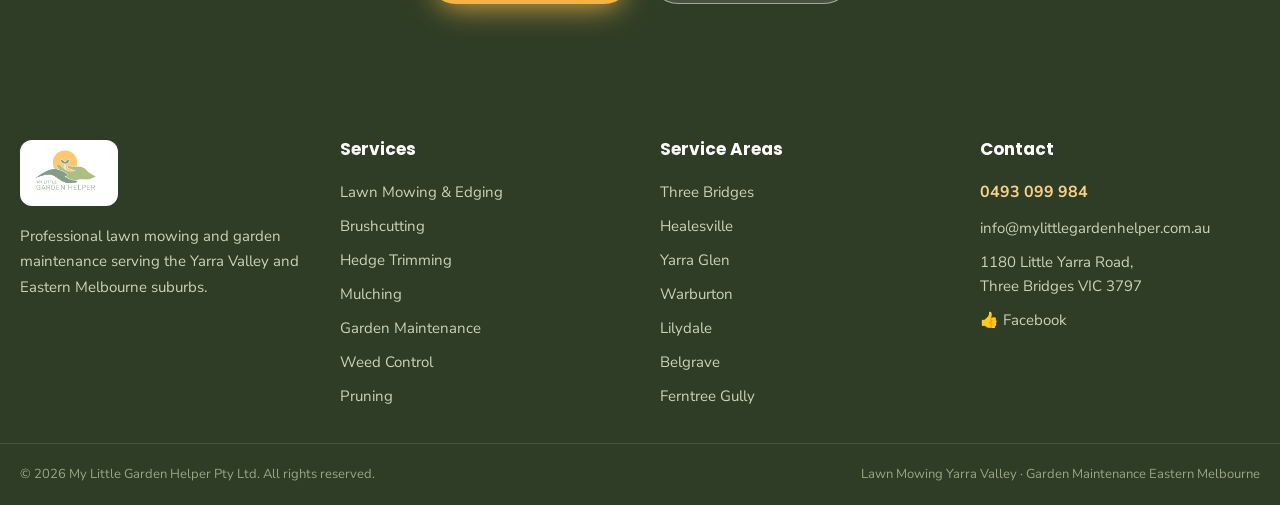
<file: services/hedge-trimming/index.html>
<!DOCTYPE html>
<html lang="en-AU">
<head>
<meta charset="utf-8">
<meta name="viewport" content="width=device-width, initial-scale=1">
<title>Hedge Trimming Yarra Valley | My Little Garden Helper</title>
<meta name="description" content="Professional hedge trimming &amp; shaping across the Yarra Valley &amp; Eastern Melbourne. Tidy, dense, healthy hedges. Free quote: call 0493 099 984." />
<link rel="canonical" href="https://www.mylittlegardenhelper.com.au/services/hedge-trimming/" />
<meta name="robots" content="index, follow" />
<meta name="theme-color" content="#2f3d26" />
<meta property="og:type" content="website" />
<meta property="og:site_name" content="My Little Garden Helper" />
<meta property="og:title" content="Hedge Trimming Yarra Valley | My Little Garden Helper" />
<meta property="og:description" content="Professional hedge trimming &amp; shaping across the Yarra Valley &amp; Eastern Melbourne. Tidy, dense, healthy hedges. Free quote: call 0493 099 984." />
<meta property="og:url" content="https://www.mylittlegardenhelper.com.au/services/hedge-trimming/" />
<meta property="og:image" content="https://www.mylittlegardenhelper.com.au/assets/hedge-trimming.webp" />
<meta property="og:locale" content="en_AU" />
<meta name="twitter:card" content="summary_large_image" />
<meta name="twitter:title" content="Hedge Trimming Yarra Valley | My Little Garden Helper" />
<meta name="twitter:description" content="Professional hedge trimming &amp; shaping across the Yarra Valley &amp; Eastern Melbourne. Tidy, dense, healthy hedges. Free quote: call 0493 099 984." />
<meta name="twitter:image" content="https://www.mylittlegardenhelper.com.au/assets/hedge-trimming.webp" />
<link rel="icon" href="../../assets/favicon.svg" type="image/svg+xml" />
<link rel="preconnect" href="https://fonts.googleapis.com" />
<link rel="preconnect" href="https://fonts.gstatic.com" crossorigin />
<link rel="preload" as="style" href="https://fonts.googleapis.com/css2?family=Poppins:wght@600;700;800&family=Nunito+Sans:wght@400;600;700;800&display=swap" onload="this.onload=null;this.rel='stylesheet'" />
<noscript><link rel="stylesheet" href="https://fonts.googleapis.com/css2?family=Poppins:wght@600;700;800&family=Nunito+Sans:wght@400;600;700;800&display=swap" /></noscript>
<link rel="preload" as="image" href="../../assets/hedge-trimming.webp" fetchpriority="high" />
<style>
/* ===================================================================
   My Little Garden Helper — Brand stylesheet
   Brand kit sourced from the Claude Design homepage:
   Forest #2f3d26 · Leaf #6f8f5a · Gold #f2b545 · Cream #f5f2e9
   Display: Poppins · Body: Nunito Sans
   Webflow-ready: class-based, semantic, no build step.
   =================================================================== */

/* ---------- Design tokens ---------- */
:root {
  /* Brand greens */
  --forest-900: #1f2a16;
  --forest-800: #2f3d26;   /* headings, footer, deep sections */
  --forest-700: #47543c;   /* body text on light */
  --leaf-600:   #556e44;   /* links */
  --leaf-500:   #6f8f5a;   /* primary brand green */
  --leaf-300:   #b9c6a6;
  --leaf-100:   #dfe6d3;

  /* Warm gold accent */
  --gold-500: #f2b545;     /* primary CTA */
  --gold-300: #f7d18a;

  /* Neutrals (warm, green-tinted) */
  --text-body:  #4c5940;
  --text-muted: #6f7a5b;
  --cream:      #f5f2e9;   /* page background */
  --sand:       #eef0e3;   /* alt section */
  --oat:        #f1f0e4;   /* soft chips / hovers */
  --paper:      #faf9f3;   /* inputs */
  --white:      #ffffff;
  --line:       rgba(47, 61, 38, 0.10);

  /* Status */
  --before-red: #b4472f;

  /* Type */
  --font-display: 'Poppins', system-ui, -apple-system, sans-serif;
  --font-body:    'Nunito Sans', system-ui, -apple-system, sans-serif;

  /* Radii */
  --radius-sm: 10px;
  --radius-md: 14px;
  --radius-lg: 18px;
  --radius-xl: 22px;
  --radius-pill: 999px;

  /* Elevation (green-tinted) */
  --shadow-sm: 0 6px 14px -8px rgba(47, 61, 38, 0.35);
  --shadow-md: 0 18px 40px -30px rgba(47, 61, 38, 0.5);
  --shadow-lg: 0 30px 60px -34px rgba(47, 61, 38, 0.6);
  --shadow-gold: 0 14px 30px -12px rgba(242, 181, 69, 0.9);

  /* Layout */
  --container: 1240px;
}

/* ---------- Reset / base ---------- */
* { box-sizing: border-box; }
html { scroll-behavior: smooth; -webkit-text-size-adjust: 100%; }
body {
  margin: 0;
  font-family: var(--font-body);
  color: var(--forest-700);
  background: var(--cream);
  line-height: 1.6;
  -webkit-font-smoothing: antialiased;
  overflow-x: hidden;
}
h1, h2, h3, h4 { font-family: var(--font-display); color: var(--forest-800); margin: 0; line-height: 1.15; }
p { margin: 0; }
img { display: block; max-width: 100%; height: auto; }
a { color: var(--leaf-600); text-decoration: none; transition: color .2s ease; }
a:hover { color: var(--gold-500); }
ul { margin: 0; padding: 0; list-style: none; }
input, select, textarea, button { font-family: inherit; }
:focus-visible { outline: 3px solid var(--gold-500); outline-offset: 2px; border-radius: 4px; }

/* ---------- Layout helpers ---------- */
.container { max-width: var(--container); margin: 0 auto; padding: 0 24px; }
.section { padding: 84px 0; }
.section--tight { padding: 56px 0; }
.eyebrow {
  display: inline-block;
  color: var(--leaf-500);
  font-weight: 800;
  letter-spacing: .12em;
  text-transform: uppercase;
  font-size: 14px;
}
.eyebrow--gold { color: var(--gold-300); }
.section-head { text-align: center; max-width: 720px; margin: 0 auto 44px; }
.section-title { font-size: clamp(28px, 3.4vw, 40px); margin-top: 14px; text-wrap: balance; }
.section-intro { font-size: 17px; line-height: 1.65; margin-top: 14px; color: var(--text-body); }
.text-center { text-align: center; }

/* ---------- Buttons ---------- */
.btn {
  display: inline-flex; align-items: center; justify-content: center; gap: 10px;
  padding: 15px 32px;
  font-weight: 800; font-size: 16px;
  border-radius: var(--radius-pill);
  border: 1px solid transparent;
  cursor: pointer;
  transition: transform .2s ease, background .2s ease, color .2s ease, box-shadow .2s ease;
  text-align: center;
}
.btn:hover { transform: translateY(-2px); }
.btn--gold { background: var(--gold-500); color: var(--forest-800); box-shadow: var(--shadow-gold); }
.btn--gold:hover { background: var(--forest-800); color: var(--white); }
.btn--dark { background: var(--forest-800); color: var(--white); }
.btn--dark:hover { background: var(--leaf-500); color: var(--white); }
.btn--outline { background: rgba(255,255,255,0.12); border-color: rgba(255,255,255,0.5); color: var(--white); }
.btn--outline:hover { background: rgba(255,255,255,0.22); color: var(--white); }
.btn--lg { padding: 16px 34px; font-size: 17px; }

/* ---------- Top bar ---------- */
.topbar { background: var(--forest-800); color: var(--leaf-100); font-size: 14px; }
.topbar__inner {
  display: flex; flex-wrap: wrap; gap: 8px 26px; align-items: center; justify-content: space-between;
  padding: 9px 0;
}
.topbar__group { display: flex; flex-wrap: wrap; gap: 8px 26px; align-items: center; }
.topbar a { display: inline-flex; align-items: center; gap: 8px; }
.topbar__phone { color: var(--gold-300); font-weight: 700; }
.topbar__phone:hover { color: var(--white); }
.topbar__email { color: var(--leaf-100); }
.topbar__email:hover { color: var(--white); }
.topbar__loc { display: inline-flex; align-items: center; gap: 8px; color: var(--leaf-300); }

/* ---------- Header / nav ---------- */
.site-header {
  position: sticky; top: 0; z-index: 60;
  background: rgba(255,255,255,0.97);
  border-bottom: 1px solid var(--line);
}
.site-header__inner {
  display: flex; align-items: center; justify-content: space-between; gap: 20px;
  padding: 12px 0;
}
.logo { display: flex; align-items: center; }
.logo img { height: 58px; width: auto; }
.nav { display: flex; align-items: center; gap: 4px; }
.nav__link {
  padding: 10px 16px; font-weight: 700; color: var(--forest-800);
  border-radius: 8px;
}
.nav__link:hover, .nav__link[aria-current="page"] { color: var(--leaf-500); background: var(--oat); }

.nav__item { position: relative; }
.nav__toggle { display: inline-flex; align-items: center; gap: 6px; background: none; border: none; }
.nav__caret { font-size: 11px; color: var(--leaf-500); }
.nav__dropdown {
  position: absolute; top: 100%; left: 0; padding-top: 8px; width: 300px;
  opacity: 0; visibility: hidden; transform: translateY(6px);
  transition: opacity .18s ease, transform .18s ease, visibility .18s;
}
.nav__item:hover .nav__dropdown, .nav__item:focus-within .nav__dropdown {
  opacity: 1; visibility: visible; transform: translateY(0);
}
.nav__menu {
  background: var(--white); border: 1px solid var(--line); border-radius: var(--radius-md);
  box-shadow: 0 24px 48px -20px rgba(47,61,38,0.35); padding: 8px;
}
.nav__menu a {
  display: flex; align-items: center; gap: 12px; padding: 11px 12px;
  border-radius: var(--radius-sm); color: var(--forest-800); font-weight: 600;
}
.nav__menu a:hover { background: var(--oat); color: var(--leaf-600); }
.nav__menu .ico { font-size: 18px; }
.nav__cta { margin-left: 10px; padding: 12px 24px; }

.nav-toggle {
  display: none; background: var(--forest-800); color: #fff; border: none;
  width: 46px; height: 46px; border-radius: var(--radius-sm); font-size: 20px; cursor: pointer;
}
.mobile-nav { display: none; border-top: 1px solid var(--line); background: var(--white); padding: 12px 0 20px; }
.mobile-nav.is-open { display: block; animation: fadeUp .2s ease both; }
.mobile-nav a { display: block; padding: 12px 4px; font-weight: 700; color: var(--forest-800); }
.mobile-nav__label {
  padding: 12px 4px 6px; font-weight: 800; color: var(--leaf-500);
  font-size: 13px; letter-spacing: .05em; text-transform: uppercase;
}
.mobile-nav__svc { display: flex !important; gap: 10px; padding: 10px 4px !important; color: var(--text-body) !important; font-weight: 600 !important; }
.mobile-nav__sep { border-top: 1px solid #eee; }
.mobile-nav__cta { text-align: center; margin-top: 14px; padding: 14px; background: var(--gold-500); color: var(--forest-800) !important; border-radius: var(--radius-pill); }

/* ---------- Hero ---------- */
.hero { position: relative; }
.hero__bg { position: absolute; inset: 0; background-size: cover; background-position: center; }
.hero__overlay {
  position: absolute; inset: 0;
  background: linear-gradient(100deg, rgba(31,42,22,0.86) 0%, rgba(31,42,22,0.62) 42%, rgba(31,42,22,0.12) 100%);
}
.hero__inner { position: relative; padding: 96px 0 108px; }
.hero__content { max-width: 660px; animation: fadeUp .7s ease both; }
.hero__badge {
  display: inline-flex; align-items: center; gap: 8px;
  background: rgba(242,181,69,0.2); border: 1px solid rgba(242,181,69,0.5);
  color: var(--gold-300); font-weight: 700; font-size: 14px;
  padding: 8px 16px; border-radius: var(--radius-pill);
}
.hero__title { color: #fff; font-size: clamp(38px, 5.4vw, 62px); line-height: 1.05; font-weight: 800; margin: 22px 0 0; text-wrap: balance; }
.hero__text { color: #e7ecdd; font-size: clamp(17px, 1.5vw, 20px); line-height: 1.6; margin-top: 20px; max-width: 560px; }
.hero__text strong { color: #fff; }
.hero__actions { display: flex; flex-wrap: wrap; gap: 14px; margin-top: 32px; }
.hero__stats { display: flex; flex-wrap: wrap; gap: 28px; margin-top: 40px; }
.hero__stat-num { color: var(--gold-300); font-size: 30px; font-family: var(--font-display); font-weight: 800; }
.hero__stat-label { color: #cfd8c1; font-size: 14px; }
.hero__divider { width: 1px; background: rgba(255,255,255,0.25); }

/* Compact page hero (interior pages) */
.page-hero { position: relative; }
.page-hero__bg { position: absolute; inset: 0; background-size: cover; background-position: center; }
.page-hero__overlay { position: absolute; inset: 0; background: linear-gradient(120deg, rgba(31,42,22,0.9) 0%, rgba(31,42,22,0.72) 55%, rgba(31,42,22,0.55) 100%); }
.page-hero__inner { position: relative; padding: 72px 0 78px; max-width: 760px; animation: fadeUp .6s ease both; }
.page-hero__title { color: #fff; font-size: clamp(32px, 4.4vw, 52px); font-weight: 800; margin-top: 16px; text-wrap: balance; }
.page-hero__text { color: #e7ecdd; font-size: clamp(16px, 1.4vw, 19px); line-height: 1.6; margin-top: 18px; }
.breadcrumb { color: var(--leaf-300); font-size: 14px; font-weight: 600; }
.breadcrumb a { color: var(--leaf-300); }
.breadcrumb a:hover { color: var(--gold-300); }

/* ---------- Feature strip ---------- */
.feature-strip { background: var(--leaf-500); }
.feature-strip__grid {
  display: grid; grid-template-columns: repeat(auto-fit, minmax(230px, 1fr)); gap: 14px;
  padding: 26px 0;
}
.feature { display: flex; align-items: center; gap: 14px; color: #fff; }
.feature__ico { font-size: 26px; }
.feature__title { font-weight: 800; font-family: var(--font-display); }
.feature__text { font-size: 14px; color: #e3ecd7; }

/* ---------- Intro block ---------- */
.intro { max-width: 900px; margin: 0 auto; text-align: center; }
.intro p { font-size: 18px; line-height: 1.7; margin-top: 20px; color: var(--text-body); }
.intro strong { color: var(--forest-800); }

/* ---------- Service cards ---------- */
.services-grid { display: grid; grid-template-columns: repeat(auto-fill, minmax(300px, 1fr)); gap: 24px; }
.service-card {
  background: var(--white); border: 1px solid rgba(47,61,38,0.08);
  border-radius: var(--radius-lg); overflow: hidden; box-shadow: var(--shadow-md);
  display: flex; flex-direction: column;
  transition: transform .25s ease, box-shadow .25s ease;
}
.service-card:hover { transform: translateY(-6px); box-shadow: 0 28px 50px -28px rgba(47,61,38,0.55); }
.service-card__media { height: 200px; overflow: hidden; position: relative; }
.service-card__media img { width: 100%; height: 100%; object-fit: cover; transition: transform .5s ease; }
.service-card:hover .service-card__media img { transform: scale(1.06); }
.service-card__icon {
  position: absolute; top: 14px; left: 14px; background: rgba(255,255,255,0.94);
  width: 46px; height: 46px; border-radius: 12px; display: grid; place-items: center;
  font-size: 22px; box-shadow: 0 6px 14px -8px rgba(0,0,0,0.5);
}
.service-card__body { padding: 22px 22px 24px; flex: 1; display: flex; flex-direction: column; }
.service-card__body h3 { font-size: 21px; }
.service-card__body p { font-size: 15px; line-height: 1.6; margin-top: 10px; color: var(--text-body); flex: 1; }
.service-card__link { margin-top: 16px; font-weight: 800; color: var(--leaf-500); display: inline-flex; align-items: center; gap: 6px; transition: gap .2s ease, color .2s ease; }
.service-card__link:hover { gap: 12px; color: var(--gold-500); }

/* ---------- About ---------- */
.about-grid { display: grid; grid-template-columns: repeat(auto-fit, minmax(320px, 1fr)); gap: 56px; align-items: center; }
.about__media { position: relative; }
.about__media img { width: 100%; border-radius: var(--radius-xl); box-shadow: var(--shadow-lg); }
.about__badge {
  position: absolute; bottom: -22px; right: -12px; background: var(--gold-500); color: var(--forest-800);
  padding: 18px 24px; border-radius: var(--radius-md); box-shadow: 0 20px 40px -18px rgba(242,181,69,0.8); max-width: 220px;
}
.about__badge-title { font-family: var(--font-display); font-weight: 800; font-size: 20px; }
.about__badge-text { font-size: 14px; margin-top: 2px; }
.about__body p { font-size: 17px; line-height: 1.7; margin-top: 16px; color: var(--text-body); }
.checklist { display: grid; grid-template-columns: 1fr 1fr; gap: 14px; margin-top: 26px; }
.checklist li { display: flex; gap: 10px; align-items: flex-start; font-weight: 600; }
.checklist .tick { color: var(--leaf-500); font-weight: 800; }

/* ---------- Before / after ---------- */
.ba-grid { display: grid; grid-template-columns: repeat(auto-fit, minmax(300px, 1fr)); gap: 24px; }
.ba-card { position: relative; border-radius: var(--radius-lg); overflow: hidden; box-shadow: 0 20px 44px -30px rgba(47,61,38,0.6); }
.ba-card img { width: 100%; height: 380px; object-fit: cover; }
.ba-badge { position: absolute; top: 16px; left: 16px; color: #fff; font-weight: 800; padding: 8px 18px; border-radius: var(--radius-pill); font-size: 14px; letter-spacing: .05em; }
.ba-badge--before { background: var(--before-red); }
.ba-badge--after { background: var(--leaf-500); }

/* ---------- Before / after comparison slider ---------- */
.ba-slider {
  --pos: 50%;
  position: relative; width: 100%; max-width: 960px; margin: 0 auto;
  aspect-ratio: 16 / 10; border-radius: var(--radius-lg); overflow: hidden;
  box-shadow: var(--shadow-lg); user-select: none; touch-action: pan-y;
  cursor: ew-resize; background: var(--forest-800);
}
.ba-slider__img {
  position: absolute; inset: 0; width: 100%; height: 100%;
  object-fit: cover; object-position: center 58%; pointer-events: none;
  -webkit-user-drag: none;
}
.ba-slider__before { z-index: 2; clip-path: inset(0 calc(100% - var(--pos)) 0 0); }
.ba-slider__divider {
  position: absolute; top: 0; bottom: 0; left: var(--pos); width: 3px; z-index: 3;
  background: #fff; transform: translateX(-50%); box-shadow: 0 0 0 1px rgba(47,61,38,0.15);
  pointer-events: none;
}
.ba-slider__handle {
  position: absolute; top: 50%; left: var(--pos); transform: translate(-50%, -50%);
  width: 54px; height: 54px; border-radius: 999px; background: #fff; color: var(--leaf-500);
  border: none; display: grid; place-items: center; font-size: 22px; font-weight: 800;
  box-shadow: 0 6px 18px -4px rgba(47,61,38,0.5); z-index: 4; cursor: grab; touch-action: none;
}
.ba-slider__handle:active { cursor: grabbing; }
.ba-slider__handle:focus-visible { outline: 3px solid var(--gold-500); outline-offset: 3px; }
.ba-slider__tag {
  position: absolute; top: 16px; z-index: 3; pointer-events: none;
  color: #fff; font-weight: 800; padding: 8px 18px; border-radius: var(--radius-pill);
  font-size: 14px; letter-spacing: .05em; font-family: var(--font-body);
}
.ba-slider__tag--before { left: 16px; background: var(--before-red); }
.ba-slider__tag--after  { right: 16px; background: var(--leaf-500); }
.ba-slider__hint {
  position: absolute; left: 50%; bottom: 16px; transform: translateX(-50%); z-index: 3;
  background: rgba(31,42,22,0.7); color: #fff; font-size: 13px; font-weight: 700;
  padding: 7px 16px; border-radius: var(--radius-pill); pointer-events: none;
  backdrop-filter: blur(4px); transition: opacity .3s ease;
}
.ba-slider.is-touched .ba-slider__hint { opacity: 0; }
@media (max-width: 640px) { .ba-slider { aspect-ratio: 4 / 3; } .ba-slider__handle { width: 46px; height: 46px; } }

/* ---------- Dark media section (areas) ---------- */
.media-section { position: relative; }
.media-section__bg { position: absolute; inset: 0; background-size: cover; background-position: center; }
.media-section__overlay { position: absolute; inset: 0; background: linear-gradient(180deg, rgba(31,42,22,0.9), rgba(31,42,22,0.78)); }
.media-section__inner { position: relative; text-align: center; padding: 84px 0; }
.media-section__title { color: #fff; font-size: clamp(28px, 3.4vw, 40px); margin-top: 14px; }
.media-section__text { color: var(--leaf-100); font-size: 17px; line-height: 1.65; margin: 16px auto 0; max-width: 640px; }
.chips { display: flex; flex-wrap: wrap; justify-content: center; gap: 12px; margin-top: 34px; }
.chip {
  background: rgba(255,255,255,0.1); border: 1px solid rgba(255,255,255,0.28); color: #fff;
  font-weight: 700; padding: 11px 22px; border-radius: var(--radius-pill); backdrop-filter: blur(4px);
}

/* ---------- FAQ ---------- */
.faq { max-width: 860px; margin: 0 auto; }
.faq__list { display: flex; flex-direction: column; gap: 14px; }
.faq__item { background: var(--white); border: 1px solid var(--line); border-radius: var(--radius-md); overflow: hidden; }
.faq__q {
  width: 100%; text-align: left; background: none; border: none;
  padding: 20px 22px; display: flex; align-items: center; justify-content: space-between; gap: 16px; cursor: pointer;
  font-family: var(--font-display); font-weight: 700; font-size: 17px; color: var(--forest-800);
}
.faq__sign { flex: none; width: 30px; height: 30px; border-radius: 8px; background: var(--oat); color: var(--leaf-500); font-weight: 800; font-size: 20px; display: grid; place-items: center; transition: transform .2s ease; }
.faq__item.is-open .faq__sign { transform: rotate(180deg); }
.faq__a { max-height: 0; overflow: hidden; transition: max-height .3s ease; }
.faq__a-inner { padding: 0 22px 22px; font-size: 16px; line-height: 1.7; color: var(--text-body); }

/* ---------- Contact ---------- */
.contact-section { background: var(--sand); }
.contact-grid { display: grid; grid-template-columns: repeat(auto-fit, minmax(320px, 1fr)); gap: 48px; }
.contact-methods { display: flex; flex-direction: column; gap: 18px; margin-top: 30px; }
.contact-method { display: flex; gap: 16px; align-items: center; }
.contact-method__ico { width: 52px; height: 52px; border-radius: var(--radius-md); background: var(--leaf-500); color: #fff; display: grid; place-items: center; font-size: 22px; flex: none; }
.contact-method__label { display: block; font-size: 13px; color: var(--text-muted); font-weight: 700; text-transform: uppercase; letter-spacing: .05em; }
.contact-method__value { display: block; font-family: var(--font-display); font-weight: 700; font-size: 18px; color: var(--forest-800); word-break: break-word; }
.social-link { display: inline-flex; align-items: center; gap: 10px; margin-top: 26px; font-weight: 800; color: var(--forest-800); }
.social-link:hover { color: var(--gold-500); }

.quote-card { background: var(--white); border-radius: var(--radius-xl); padding: 30px; box-shadow: var(--shadow-lg); }
.quote-card h2, .quote-card h3 { font-size: 22px; margin-bottom: 4px; }
.quote-card__note { font-size: 14px; color: var(--text-muted); margin-bottom: 18px; }
.field { display: block; margin-top: 14px; }
.field__label { display: block; font-size: 13px; font-weight: 700; color: var(--text-body); margin-bottom: 6px; }
.field__row { display: grid; grid-template-columns: 1fr 1fr; gap: 14px; }
.input, .select, .textarea {
  width: 100%; padding: 12px 14px; border: 1px solid rgba(47,61,38,0.18);
  border-radius: var(--radius-sm); font-size: 15px; background: var(--paper); color: var(--forest-800);
  transition: border-color .2s ease, box-shadow .2s ease;
}
.input:focus, .select:focus, .textarea:focus { outline: none; border-color: var(--leaf-500); box-shadow: 0 0 0 3px rgba(111,143,90,0.18); }
.textarea { resize: vertical; }
.form-success { text-align: center; padding: 40px 10px; }
.form-success__ico { font-size: 54px; }
.form-success h3 { font-size: 24px; margin-top: 12px; }
.form-success p { font-size: 16px; line-height: 1.6; margin-top: 10px; color: var(--text-body); }
.is-hidden { display: none !important; }

/* ---------- CTA band ---------- */
.cta-band { background: var(--forest-800); }
.cta-band__inner { text-align: center; padding: 72px 0; }
.cta-band__title { color: #fff; font-size: clamp(26px, 3.2vw, 38px); }
.cta-band__text { color: var(--leaf-100); font-size: 17px; line-height: 1.6; margin: 14px auto 30px; max-width: 620px; }
.cta-band__actions { display: flex; flex-wrap: wrap; gap: 14px; justify-content: center; }

/* ---------- Content prose (service/about pages) ---------- */
.prose { max-width: 760px; }
.prose p { font-size: 17px; line-height: 1.75; margin-top: 18px; color: var(--text-body); }
.prose h2 { font-size: clamp(24px, 3vw, 34px); margin-top: 40px; }
.prose h3 { font-size: 22px; margin-top: 28px; }
.prose ul.bullets { margin-top: 18px; display: flex; flex-direction: column; gap: 12px; }
.prose ul.bullets li { position: relative; padding-left: 30px; font-size: 17px; line-height: 1.6; color: var(--text-body); }
.prose ul.bullets li::before { content: "✔"; position: absolute; left: 0; color: var(--leaf-500); font-weight: 800; }
.split { display: grid; grid-template-columns: repeat(auto-fit, minmax(320px, 1fr)); gap: 48px; align-items: center; }
.split__media img { width: 100%; border-radius: var(--radius-xl); box-shadow: var(--shadow-lg); }

/* Related services */
.related-grid { display: grid; grid-template-columns: repeat(auto-fit, minmax(220px, 1fr)); gap: 16px; }
.related-card {
  display: flex; align-items: center; gap: 12px; padding: 18px 20px;
  background: var(--white); border: 1px solid var(--line); border-radius: var(--radius-md);
  font-weight: 700; color: var(--forest-800); box-shadow: var(--shadow-sm);
  transition: transform .2s ease, box-shadow .2s ease;
}
.related-card:hover { transform: translateY(-4px); box-shadow: var(--shadow-md); color: var(--leaf-600); }
.related-card .ico { font-size: 22px; }

/* ---------- Footer ---------- */
.site-footer { background: var(--forest-800); color: #c9d3ba; }
.site-footer__grid { display: grid; grid-template-columns: repeat(auto-fit, minmax(220px, 1fr)); gap: 40px; padding: 64px 0 30px; }
.site-footer h4 { color: #fff; font-size: 17px; margin-bottom: 16px; }
.site-footer p { font-size: 15px; line-height: 1.7; margin-top: 18px; max-width: 300px; }
.footer-logo { height: 66px; width: auto; background: #fff; padding: 10px 14px; border-radius: 12px; }
.site-footer a { display: block; color: #c9d3ba; padding: 5px 0; font-size: 15px; }
.site-footer a:hover { color: var(--gold-300); }
.site-footer .footer-span { display: block; color: #c9d3ba; padding: 5px 0; font-size: 15px; }
.footer-phone { color: var(--gold-300) !important; font-weight: 700; font-size: 16px !important; }
.site-footer__bottom { border-top: 1px solid rgba(255,255,255,0.12); }
.site-footer__bottom-inner { display: flex; flex-wrap: wrap; gap: 8px 20px; justify-content: space-between; padding: 20px 0; font-size: 13px; color: #97a586; }

/* ---------- Reveal on scroll ---------- */
.reveal { opacity: 0; transform: translateY(24px); transition: opacity .7s ease, transform .7s ease; }
.reveal.is-visible { opacity: 1; transform: translateY(0); }

/* ---------- Animations ---------- */
@keyframes fadeUp { from { opacity: 0; transform: translateY(24px); } to { opacity: 1; transform: translateY(0); } }

/* ---------- Responsive ---------- */
@media (max-width: 900px) {
  .nav { display: none; }
  .nav-toggle { display: block; }
  .section { padding: 60px 0; }
  .about-grid, .split { gap: 40px; }
  .about__badge { position: static; margin-top: 18px; max-width: none; }
  .hero__inner { padding: 72px 0 84px; }
}
@media (max-width: 560px) {
  .checklist { grid-template-columns: 1fr; }
  .field__row { grid-template-columns: 1fr; }
  .hero__stats { gap: 18px; }
  .container { padding: 0 18px; }
}

/* ---------- Reduced motion ---------- */
@media (prefers-reduced-motion: reduce) {
  * { animation-duration: .001ms !important; transition-duration: .001ms !important; scroll-behavior: auto !important; }
  .reveal { opacity: 1; transform: none; }
}

</style>
<script type="application/ld+json">{"@context":"https://schema.org","@type":"BreadcrumbList","itemListElement":[{"@type":"ListItem","position":1,"name":"Home","item":"https://www.mylittlegardenhelper.com.au/"},{"@type":"ListItem","position":2,"name":"Services","item":"https://www.mylittlegardenhelper.com.au/services/"},{"@type":"ListItem","position":3,"name":"Hedge Trimming","item":"https://www.mylittlegardenhelper.com.au/services/hedge-trimming/"}]}</script>
<script type="application/ld+json">{"@context":"https://schema.org","@type":"Service","serviceType":"Hedge Trimming","provider":{"@type":"LocalBusiness","name":"My Little Garden Helper Pty Ltd","telephone":"+61493099984","url":"https://www.mylittlegardenhelper.com.au/"},"areaServed":["Yarra Valley","Three Bridges","Healesville","Yarra Glen","Warburton","Lilydale","Belgrave","Ferntree Gully","Eastern Melbourne"],"url":"https://www.mylittlegardenhelper.com.au/services/hedge-trimming/"}</script>
<script type="application/ld+json">{"@context":"https://schema.org","@type":"FAQPage","mainEntity":[{"@type":"Question","name":"How often should hedges be trimmed?","acceptedAnswer":{"@type":"Answer","text":"Most hedges benefit from trimming two to three times a year, with the main shape-up in the warmer growing months. Fast-growing screening hedges may need more frequent attention — we'll recommend a schedule to suit."}},{"@type":"Question","name":"Do you clean up the clippings?","acceptedAnswer":{"@type":"Answer","text":"Yes. We tidy and remove hedge clippings as part of the job, leaving your garden neat and finished."}},{"@type":"Question","name":"Can you reduce the height of a large hedge?","acceptedAnswer":{"@type":"Answer","text":"We can carefully reduce overgrown hedges in height and width to bring them back under control while keeping them healthy and looking their best."}}]}</script>
</head>
<body>
<!-- TOP BAR -->
<div class="topbar">
  <div class="container topbar__inner">
    <div class="topbar__group">
      <a href="tel:+61493099984" class="topbar__phone">📞 0493 099 984</a>
      <a href="mailto:info@mylittlegardenhelper.com.au" class="topbar__email">✉ info@mylittlegardenhelper.com.au</a>
    </div>
    <div class="topbar__loc">📍 Serving the Yarra Valley &amp; Eastern Melbourne</div>
  </div>
</div>

<!-- HEADER -->
<header class="site-header">
  <div class="container site-header__inner">
    <a href="../../" class="logo" aria-label="My Little Garden Helper home">
      <img decoding="async" src="../../assets/logo.webp" alt="My Little Garden Helper — lawn mowing and garden services Yarra Valley" width="180" height="58" />
    </a>
    <nav class="nav" aria-label="Primary">
      <a href="../../" class="nav__link">Home</a>
      <div class="nav__item">
        <a href="../../services/" class="nav__link nav__toggle" aria-current="page">Services <span class="nav__caret">▾</span></a>
        <div class="nav__dropdown">
          <div class="nav__menu">
            <a href="../../services/lawn-mowing/"><span class="ico">🚜</span>Lawn Mowing &amp; Edging</a>
            <a href="../../services/brushcutting/"><span class="ico">🌾</span>Brushcutting</a>
            <a href="../../services/hedge-trimming/"><span class="ico">✂️</span>Hedge Trimming</a>
            <a href="../../services/mulching/"><span class="ico">🍂</span>Mulching</a>
            <a href="../../services/garden-maintenance/"><span class="ico">🌳</span>Garden Maintenance</a>
            <a href="../../services/weed-control/"><span class="ico">🌱</span>Weed Control</a>
            <a href="../../services/pruning/"><span class="ico">🌿</span>Pruning</a>
          </div>
        </div>
      </div>
      <a href="../../about/" class="nav__link">About</a>
      <a href="../../contact/" class="nav__link">Contact</a>
      <a href="../../contact/" class="btn btn--gold nav__cta">Get Quote</a>
    </nav>
    <button class="nav-toggle" data-nav-toggle aria-label="Toggle menu" aria-expanded="false">☰</button>
  </div>
  <div class="mobile-nav" data-mobile-nav>
    <div class="container">
      <a href="../../">Home</a>
      <div class="mobile-nav__label">Services</div>
      <a href="../../services/lawn-mowing/" class="mobile-nav__svc">🚜 Lawn Mowing &amp; Edging</a>
      <a href="../../services/brushcutting/" class="mobile-nav__svc">🌾 Brushcutting</a>
      <a href="../../services/hedge-trimming/" class="mobile-nav__svc">✂️ Hedge Trimming</a>
      <a href="../../services/mulching/" class="mobile-nav__svc">🍂 Mulching</a>
      <a href="../../services/garden-maintenance/" class="mobile-nav__svc">🌳 Garden Maintenance</a>
      <a href="../../services/weed-control/" class="mobile-nav__svc">🌱 Weed Control</a>
      <a href="../../services/pruning/" class="mobile-nav__svc">🌿 Pruning</a>
      <a href="../../about/" class="mobile-nav__sep">About</a>
      <a href="../../contact/" class="mobile-nav__sep">Contact</a>
      <a href="../../contact/" class="mobile-nav__cta">Get a Free Quote</a>
    </div>
  </div>
</header>

<main>

<section class="page-hero">
  <div class="page-hero__bg" style="background-image: url('../../assets/hedge-trimming.webp');"></div>
  <div class="page-hero__overlay"></div>
  <div class="container">
    <div class="page-hero__inner">
      <nav class="breadcrumb" aria-label="Breadcrumb"><a href="../../">Home</a> › <a href="../../services/">Services</a> › <span>Hedge Trimming</span></nav>
      <span class="eyebrow eyebrow--gold" style="margin-top:14px;">Sharp, healthy hedges</span>
      <h1 class="page-hero__title">Hedge Trimming in the Yarra Valley</h1>
      <p class="page-hero__text">Precise shaping and trimming that keeps hedges dense, tidy and healthy — boosting your privacy and street appeal.</p>
      <div class="hero__actions" style="margin-top:26px;">
        <a href="../../contact/" class="btn btn--gold btn--lg">Get a Free Quote</a>
        <a href="tel:+61493099984" class="btn btn--outline btn--lg">📞 0493 099 984</a>
      </div>
    </div>
  </div>
</section>

<section class="feature-strip">
  <div class="container feature-strip__grid">
    <div class="feature"><span class="feature__ico">🌿</span><div><div class="feature__title">Local &amp; Reliable</div><div class="feature__text">Based in Three Bridges</div></div></div>
    <div class="feature"><span class="feature__ico">💬</span><div><div class="feature__title">Free Quotes</div><div class="feature__text">No obligation, ever</div></div></div>
    <div class="feature"><span class="feature__ico">📅</span><div><div class="feature__title">Flexible Visits</div><div class="feature__text">One-off or ongoing</div></div></div>
    <div class="feature"><span class="feature__ico">✔</span><div><div class="feature__title">Tidy Finish</div><div class="feature__text">We clean up every time</div></div></div>
  </div>
</section>

<section class="section">
  <div class="container">
    <div class="prose reveal" style="margin: 0 auto; text-align: center; max-width: 820px;">
      <span class="eyebrow">Hedge Trimming · Yarra Valley</span>
      <p>A well-kept hedge frames a garden beautifully and gives you privacy where it matters. Our <strong>hedge trimming in the Yarra Valley</strong> keeps your hedges sharp, even and thriving.</p>
      <p>From formal box hedges to tall screening plants around Healesville, Yarra Glen and the surrounding suburbs, we shape with care and always clean up the clippings afterwards.</p>
    </div>
  </div>
</section>

<section class="section" style="background: var(--white); border-top: 1px solid var(--line); border-bottom: 1px solid var(--line);">
  <div class="container split">
    <div class="split__media reveal">
      <img decoding="async" src="../../assets/hedge-trimming.webp" alt="Hedge Trimming in the Yarra Valley by My Little Garden Helper" loading="lazy" />
    </div>
    <div class="reveal">
      <span class="eyebrow">What's included</span>
      <h2 class="section-title" style="text-align:left; margin-top:14px;">Trimming that keeps hedges thick and green</h2>
        <p>Regular trimming does more than tidy — it encourages hedges to grow denser and healthier from the inside out, giving you a fuller screen and a cleaner line.</p>
        <p>We time and shape each cut to suit the plant, so your hedges look their best without stress or bare patches.</p>
      <ul class="bullets" style="margin-top:22px; display:flex; flex-direction:column; gap:12px; list-style:none; padding:0;">
          <li>Shaping and trimming of formal and informal hedges</li>
          <li>Height and width reduction to keep hedges in bounds</li>
          <li>Trimming of screening and privacy hedges</li>
          <li>Encouraging dense, healthy new growth</li>
          <li>Full clean-up and removal of clippings</li>
      </ul>
      <a href="../../contact/" class="btn btn--dark" style="margin-top:28px;">Book this service →</a>
    </div>
  </div>
</section>

<section class="section" id="faq">
  <div class="container">
    <div class="section-head reveal">
      <span class="eyebrow">Good to know</span>
      <h2 class="section-title">Frequently Asked Questions</h2>
    </div>
    <div class="faq reveal">
      <div class="faq__list">
        <div class="faq__item is-open">
          <button class="faq__q" aria-expanded="true">How often should hedges be trimmed?<span class="faq__sign">›</span></button>
          <div class="faq__a" style="max-height: 400px;"><div class="faq__a-inner">Most hedges benefit from trimming two to three times a year, with the main shape-up in the warmer growing months. Fast-growing screening hedges may need more frequent attention — we'll recommend a schedule to suit.</div></div>
        </div>
        <div class="faq__item">
          <button class="faq__q" aria-expanded="false">Do you clean up the clippings?<span class="faq__sign">›</span></button>
          <div class="faq__a"><div class="faq__a-inner">Yes. We tidy and remove hedge clippings as part of the job, leaving your garden neat and finished.</div></div>
        </div>
        <div class="faq__item">
          <button class="faq__q" aria-expanded="false">Can you reduce the height of a large hedge?<span class="faq__sign">›</span></button>
          <div class="faq__a"><div class="faq__a-inner">We can carefully reduce overgrown hedges in height and width to bring them back under control while keeping them healthy and looking their best.</div></div>
        </div>
      </div>
    </div>
  </div>
</section>


<section class="section" style="padding-top:0;">
  <div class="container">
    <div class="section-head reveal" style="margin-bottom:28px;">
      <span class="eyebrow">Explore more</span>
      <h2 class="section-title">Related garden services</h2>
    </div>
    <div class="related-grid reveal">
      <a href="../../services/pruning/" class="related-card"><span class="ico">🌿</span>Pruning</a>
      <a href="../../services/garden-maintenance/" class="related-card"><span class="ico">🌳</span>Garden Maintenance</a>
      <a href="../../services/lawn-mowing/" class="related-card"><span class="ico">🚜</span>Lawn Mowing &amp; Edging</a>
    </div>
  </div>
</section>

<section class="cta-band">
  <div class="container cta-band__inner reveal">
    <h2 class="cta-band__title">Ready to sort your hedge trimming?</h2>
    <p class="cta-band__text">Get a free, no-obligation quote today. Friendly, local and reliable service across the Yarra Valley and Eastern Melbourne.</p>
    <div class="cta-band__actions">
      <a href="../../contact/" class="btn btn--gold btn--lg">Get a Free Quote</a>
      <a href="tel:+61493099984" class="btn btn--outline btn--lg">📞 0493 099 984</a>
    </div>
  </div>
</section>


</main>
<!-- FOOTER -->
<footer class="site-footer">
  <div class="container site-footer__grid">
    <div>
      <img decoding="async" src="../../assets/logo.webp" alt="My Little Garden Helper logo" class="footer-logo" width="200" height="66" />
      <p>Professional lawn mowing and garden maintenance serving the Yarra Valley and Eastern Melbourne suburbs.</p>
    </div>
    <div>
      <h4>Services</h4>
      <a href="../../services/lawn-mowing/">Lawn Mowing &amp; Edging</a>
      <a href="../../services/brushcutting/">Brushcutting</a>
      <a href="../../services/hedge-trimming/">Hedge Trimming</a>
      <a href="../../services/mulching/">Mulching</a>
      <a href="../../services/garden-maintenance/">Garden Maintenance</a>
      <a href="../../services/weed-control/">Weed Control</a>
      <a href="../../services/pruning/">Pruning</a>
    </div>
    <div>
      <h4>Service Areas</h4>
      <span class="footer-span">Three Bridges</span>
      <span class="footer-span">Healesville</span>
      <span class="footer-span">Yarra Glen</span>
      <span class="footer-span">Warburton</span>
      <span class="footer-span">Lilydale</span>
      <span class="footer-span">Belgrave</span>
      <span class="footer-span">Ferntree Gully</span>
    </div>
    <div>
      <h4>Contact</h4>
      <a href="tel:+61493099984" class="footer-phone">0493 099 984</a>
      <a href="mailto:info@mylittlegardenhelper.com.au">info@mylittlegardenhelper.com.au</a>
      <span class="footer-span">1180 Little Yarra Road,<br />Three Bridges VIC 3797</span>
      <a href="https://www.facebook.com/profile.php?id=100083377355214" target="_blank" rel="noopener">👍 Facebook</a>
    </div>
  </div>
  <div class="site-footer__bottom">
    <div class="container site-footer__bottom-inner">
      <span>© 2026 My Little Garden Helper Pty Ltd. All rights reserved.</span>
      <span>Lawn Mowing Yarra Valley · Garden Maintenance Eastern Melbourne</span>
    </div>
  </div>
</footer>

<script src="../../assets/main.js" defer></script>
</body>
</html>
</file>
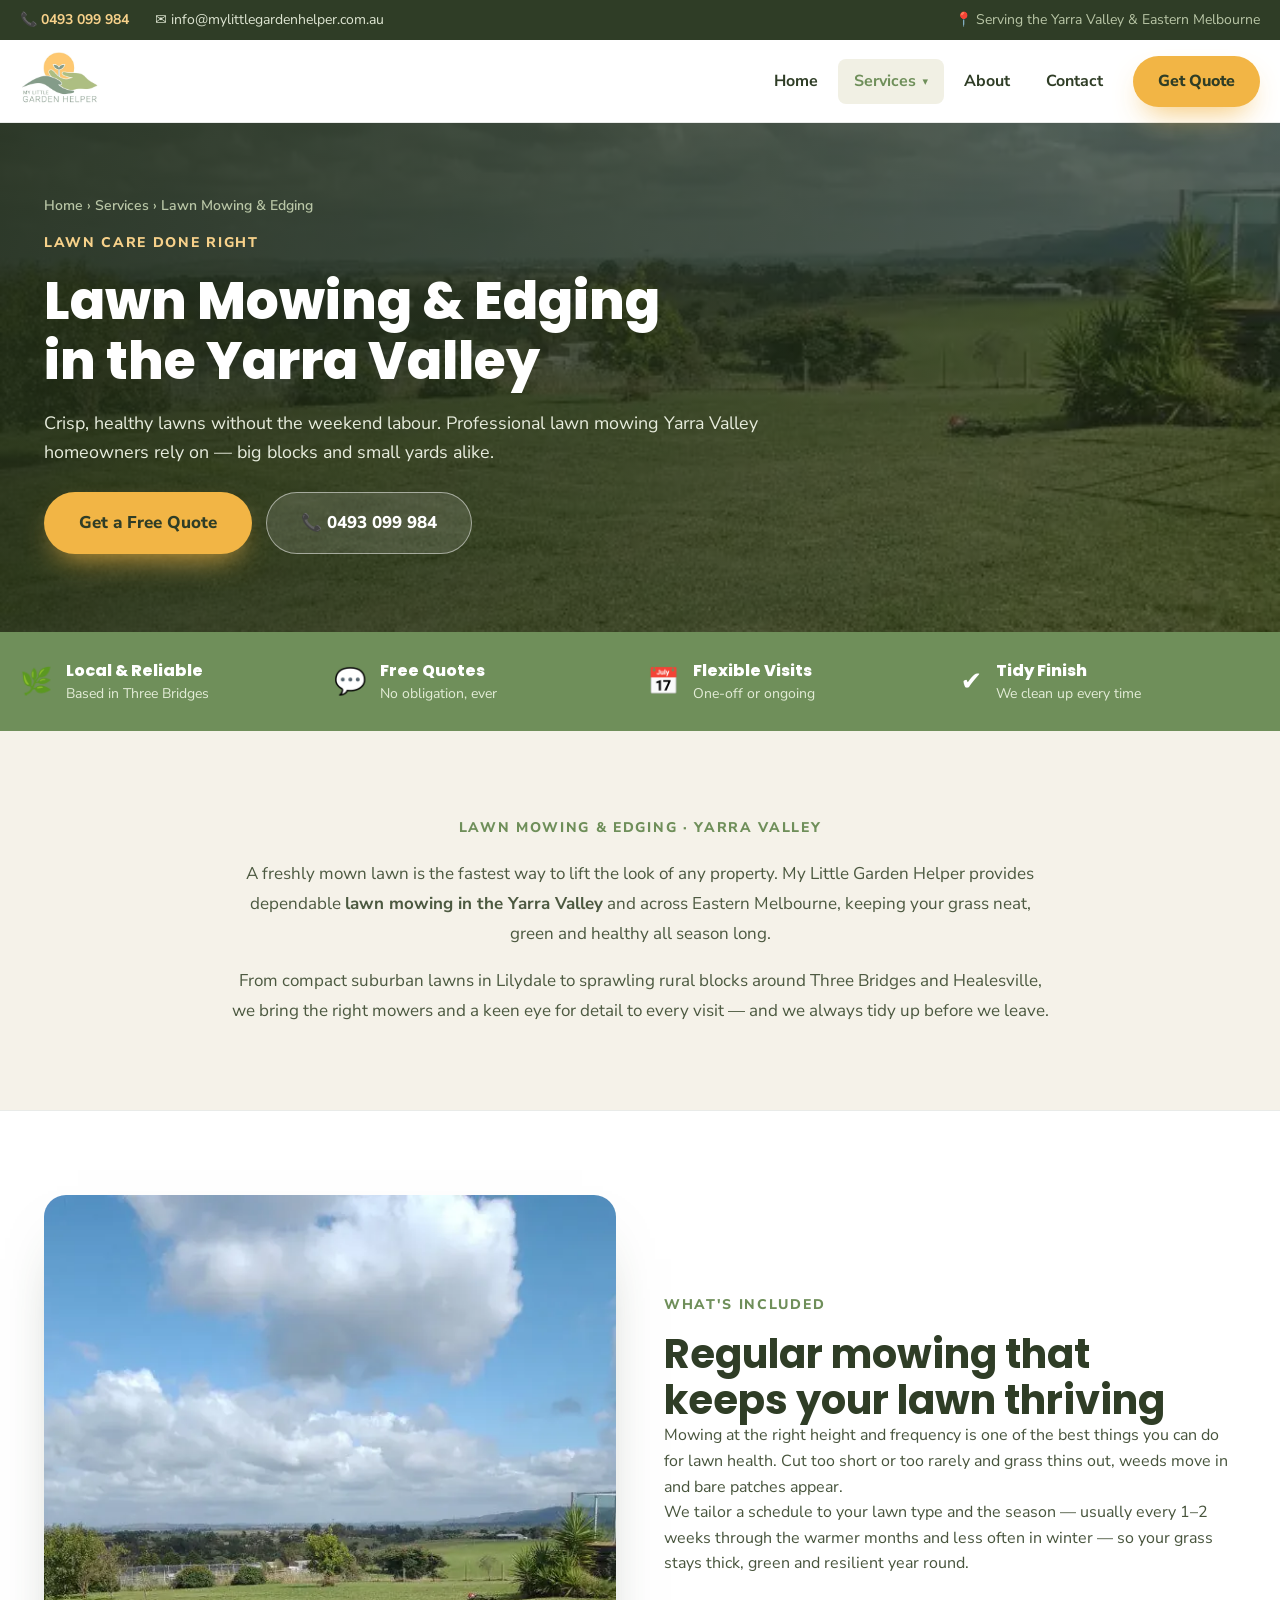
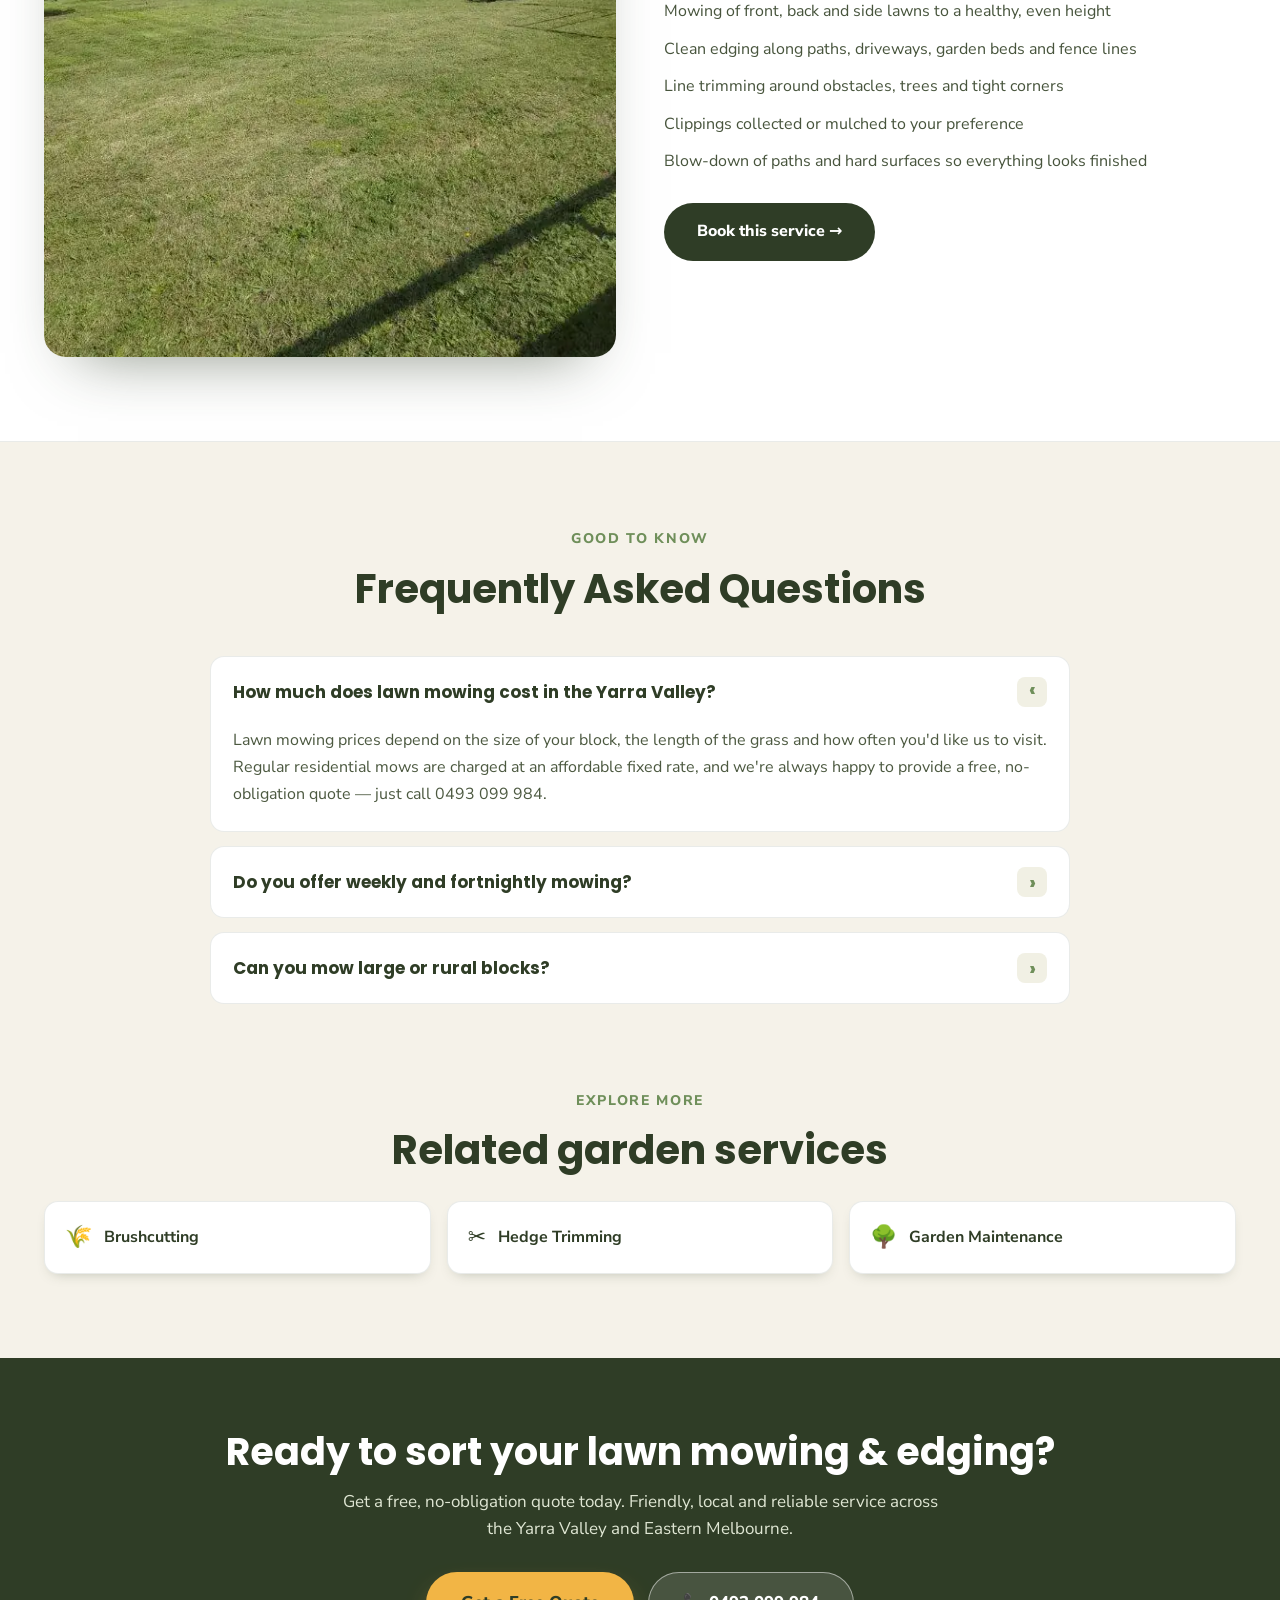
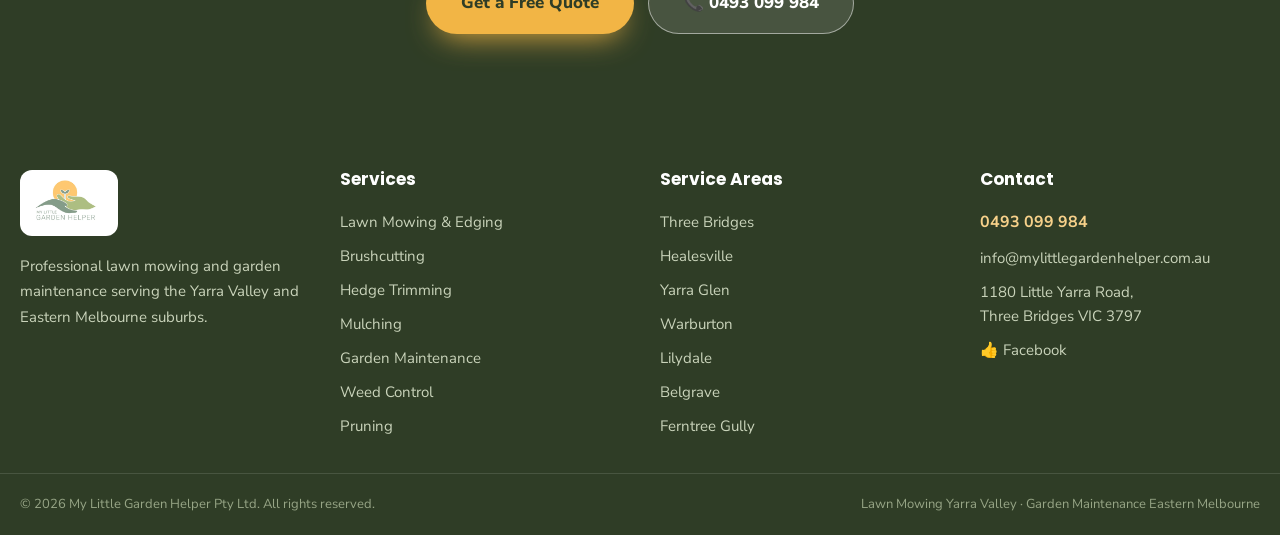
<file: services/lawn-mowing/index.html>
<!DOCTYPE html>
<html lang="en-AU">
<head>
<meta charset="utf-8">
<meta name="viewport" content="width=device-width, initial-scale=1">
<title>Lawn Mowing &amp; Edging Yarra Valley | My Little Garden Helper</title>
<meta name="description" content="Reliable lawn mowing &amp; edging across the Yarra Valley &amp; Eastern Melbourne. Weekly, fortnightly or one-off mows. Free quote: call 0493 099 984." />
<link rel="canonical" href="https://www.mylittlegardenhelper.com.au/services/lawn-mowing/" />
<meta name="robots" content="index, follow" />
<meta name="theme-color" content="#2f3d26" />
<meta property="og:type" content="website" />
<meta property="og:site_name" content="My Little Garden Helper" />
<meta property="og:title" content="Lawn Mowing &amp; Edging Yarra Valley | My Little Garden Helper" />
<meta property="og:description" content="Reliable lawn mowing &amp; edging across the Yarra Valley &amp; Eastern Melbourne. Weekly, fortnightly or one-off mows. Free quote: call 0493 099 984." />
<meta property="og:url" content="https://www.mylittlegardenhelper.com.au/services/lawn-mowing/" />
<meta property="og:image" content="https://www.mylittlegardenhelper.com.au/assets/lawn-mowing.webp" />
<meta property="og:locale" content="en_AU" />
<meta name="twitter:card" content="summary_large_image" />
<meta name="twitter:title" content="Lawn Mowing &amp; Edging Yarra Valley | My Little Garden Helper" />
<meta name="twitter:description" content="Reliable lawn mowing &amp; edging across the Yarra Valley &amp; Eastern Melbourne. Weekly, fortnightly or one-off mows. Free quote: call 0493 099 984." />
<meta name="twitter:image" content="https://www.mylittlegardenhelper.com.au/assets/lawn-mowing.webp" />
<link rel="icon" href="../../assets/favicon.svg" type="image/svg+xml" />
<link rel="preconnect" href="https://fonts.googleapis.com" />
<link rel="preconnect" href="https://fonts.gstatic.com" crossorigin />
<link rel="preload" as="style" href="https://fonts.googleapis.com/css2?family=Poppins:wght@600;700;800&family=Nunito+Sans:wght@400;600;700;800&display=swap" onload="this.onload=null;this.rel='stylesheet'" />
<noscript><link rel="stylesheet" href="https://fonts.googleapis.com/css2?family=Poppins:wght@600;700;800&family=Nunito+Sans:wght@400;600;700;800&display=swap" /></noscript>
<link rel="preload" as="image" href="../../assets/lawn-mowing.webp" fetchpriority="high" />
<style>
/* ===================================================================
   My Little Garden Helper — Brand stylesheet
   Brand kit sourced from the Claude Design homepage:
   Forest #2f3d26 · Leaf #6f8f5a · Gold #f2b545 · Cream #f5f2e9
   Display: Poppins · Body: Nunito Sans
   Webflow-ready: class-based, semantic, no build step.
   =================================================================== */

/* ---------- Design tokens ---------- */
:root {
  /* Brand greens */
  --forest-900: #1f2a16;
  --forest-800: #2f3d26;   /* headings, footer, deep sections */
  --forest-700: #47543c;   /* body text on light */
  --leaf-600:   #556e44;   /* links */
  --leaf-500:   #6f8f5a;   /* primary brand green */
  --leaf-300:   #b9c6a6;
  --leaf-100:   #dfe6d3;

  /* Warm gold accent */
  --gold-500: #f2b545;     /* primary CTA */
  --gold-300: #f7d18a;

  /* Neutrals (warm, green-tinted) */
  --text-body:  #4c5940;
  --text-muted: #6f7a5b;
  --cream:      #f5f2e9;   /* page background */
  --sand:       #eef0e3;   /* alt section */
  --oat:        #f1f0e4;   /* soft chips / hovers */
  --paper:      #faf9f3;   /* inputs */
  --white:      #ffffff;
  --line:       rgba(47, 61, 38, 0.10);

  /* Status */
  --before-red: #b4472f;

  /* Type */
  --font-display: 'Poppins', system-ui, -apple-system, sans-serif;
  --font-body:    'Nunito Sans', system-ui, -apple-system, sans-serif;

  /* Radii */
  --radius-sm: 10px;
  --radius-md: 14px;
  --radius-lg: 18px;
  --radius-xl: 22px;
  --radius-pill: 999px;

  /* Elevation (green-tinted) */
  --shadow-sm: 0 6px 14px -8px rgba(47, 61, 38, 0.35);
  --shadow-md: 0 18px 40px -30px rgba(47, 61, 38, 0.5);
  --shadow-lg: 0 30px 60px -34px rgba(47, 61, 38, 0.6);
  --shadow-gold: 0 14px 30px -12px rgba(242, 181, 69, 0.9);

  /* Layout */
  --container: 1240px;
}

/* ---------- Reset / base ---------- */
* { box-sizing: border-box; }
html { scroll-behavior: smooth; -webkit-text-size-adjust: 100%; }
body {
  margin: 0;
  font-family: var(--font-body);
  color: var(--forest-700);
  background: var(--cream);
  line-height: 1.6;
  -webkit-font-smoothing: antialiased;
  overflow-x: hidden;
}
h1, h2, h3, h4 { font-family: var(--font-display); color: var(--forest-800); margin: 0; line-height: 1.15; }
p { margin: 0; }
img { display: block; max-width: 100%; height: auto; }
a { color: var(--leaf-600); text-decoration: none; transition: color .2s ease; }
a:hover { color: var(--gold-500); }
ul { margin: 0; padding: 0; list-style: none; }
input, select, textarea, button { font-family: inherit; }
:focus-visible { outline: 3px solid var(--gold-500); outline-offset: 2px; border-radius: 4px; }

/* ---------- Layout helpers ---------- */
.container { max-width: var(--container); margin: 0 auto; padding: 0 24px; }
.section { padding: 84px 0; }
.section--tight { padding: 56px 0; }
.eyebrow {
  display: inline-block;
  color: var(--leaf-500);
  font-weight: 800;
  letter-spacing: .12em;
  text-transform: uppercase;
  font-size: 14px;
}
.eyebrow--gold { color: var(--gold-300); }
.section-head { text-align: center; max-width: 720px; margin: 0 auto 44px; }
.section-title { font-size: clamp(28px, 3.4vw, 40px); margin-top: 14px; text-wrap: balance; }
.section-intro { font-size: 17px; line-height: 1.65; margin-top: 14px; color: var(--text-body); }
.text-center { text-align: center; }

/* ---------- Buttons ---------- */
.btn {
  display: inline-flex; align-items: center; justify-content: center; gap: 10px;
  padding: 15px 32px;
  font-weight: 800; font-size: 16px;
  border-radius: var(--radius-pill);
  border: 1px solid transparent;
  cursor: pointer;
  transition: transform .2s ease, background .2s ease, color .2s ease, box-shadow .2s ease;
  text-align: center;
}
.btn:hover { transform: translateY(-2px); }
.btn--gold { background: var(--gold-500); color: var(--forest-800); box-shadow: var(--shadow-gold); }
.btn--gold:hover { background: var(--forest-800); color: var(--white); }
.btn--dark { background: var(--forest-800); color: var(--white); }
.btn--dark:hover { background: var(--leaf-500); color: var(--white); }
.btn--outline { background: rgba(255,255,255,0.12); border-color: rgba(255,255,255,0.5); color: var(--white); }
.btn--outline:hover { background: rgba(255,255,255,0.22); color: var(--white); }
.btn--lg { padding: 16px 34px; font-size: 17px; }

/* ---------- Top bar ---------- */
.topbar { background: var(--forest-800); color: var(--leaf-100); font-size: 14px; }
.topbar__inner {
  display: flex; flex-wrap: wrap; gap: 8px 26px; align-items: center; justify-content: space-between;
  padding: 9px 0;
}
.topbar__group { display: flex; flex-wrap: wrap; gap: 8px 26px; align-items: center; }
.topbar a { display: inline-flex; align-items: center; gap: 8px; }
.topbar__phone { color: var(--gold-300); font-weight: 700; }
.topbar__phone:hover { color: var(--white); }
.topbar__email { color: var(--leaf-100); }
.topbar__email:hover { color: var(--white); }
.topbar__loc { display: inline-flex; align-items: center; gap: 8px; color: var(--leaf-300); }

/* ---------- Header / nav ---------- */
.site-header {
  position: sticky; top: 0; z-index: 60;
  background: rgba(255,255,255,0.97);
  border-bottom: 1px solid var(--line);
}
.site-header__inner {
  display: flex; align-items: center; justify-content: space-between; gap: 20px;
  padding: 12px 0;
}
.logo { display: flex; align-items: center; }
.logo img { height: 58px; width: auto; }
.nav { display: flex; align-items: center; gap: 4px; }
.nav__link {
  padding: 10px 16px; font-weight: 700; color: var(--forest-800);
  border-radius: 8px;
}
.nav__link:hover, .nav__link[aria-current="page"] { color: var(--leaf-500); background: var(--oat); }

.nav__item { position: relative; }
.nav__toggle { display: inline-flex; align-items: center; gap: 6px; background: none; border: none; }
.nav__caret { font-size: 11px; color: var(--leaf-500); }
.nav__dropdown {
  position: absolute; top: 100%; left: 0; padding-top: 8px; width: 300px;
  opacity: 0; visibility: hidden; transform: translateY(6px);
  transition: opacity .18s ease, transform .18s ease, visibility .18s;
}
.nav__item:hover .nav__dropdown, .nav__item:focus-within .nav__dropdown {
  opacity: 1; visibility: visible; transform: translateY(0);
}
.nav__menu {
  background: var(--white); border: 1px solid var(--line); border-radius: var(--radius-md);
  box-shadow: 0 24px 48px -20px rgba(47,61,38,0.35); padding: 8px;
}
.nav__menu a {
  display: flex; align-items: center; gap: 12px; padding: 11px 12px;
  border-radius: var(--radius-sm); color: var(--forest-800); font-weight: 600;
}
.nav__menu a:hover { background: var(--oat); color: var(--leaf-600); }
.nav__menu .ico { font-size: 18px; }
.nav__cta { margin-left: 10px; padding: 12px 24px; }

.nav-toggle {
  display: none; background: var(--forest-800); color: #fff; border: none;
  width: 46px; height: 46px; border-radius: var(--radius-sm); font-size: 20px; cursor: pointer;
}
.mobile-nav { display: none; border-top: 1px solid var(--line); background: var(--white); padding: 12px 0 20px; }
.mobile-nav.is-open { display: block; animation: fadeUp .2s ease both; }
.mobile-nav a { display: block; padding: 12px 4px; font-weight: 700; color: var(--forest-800); }
.mobile-nav__label {
  padding: 12px 4px 6px; font-weight: 800; color: var(--leaf-500);
  font-size: 13px; letter-spacing: .05em; text-transform: uppercase;
}
.mobile-nav__svc { display: flex !important; gap: 10px; padding: 10px 4px !important; color: var(--text-body) !important; font-weight: 600 !important; }
.mobile-nav__sep { border-top: 1px solid #eee; }
.mobile-nav__cta { text-align: center; margin-top: 14px; padding: 14px; background: var(--gold-500); color: var(--forest-800) !important; border-radius: var(--radius-pill); }

/* ---------- Hero ---------- */
.hero { position: relative; }
.hero__bg { position: absolute; inset: 0; background-size: cover; background-position: center; }
.hero__overlay {
  position: absolute; inset: 0;
  background: linear-gradient(100deg, rgba(31,42,22,0.86) 0%, rgba(31,42,22,0.62) 42%, rgba(31,42,22,0.12) 100%);
}
.hero__inner { position: relative; padding: 96px 0 108px; }
.hero__content { max-width: 660px; animation: fadeUp .7s ease both; }
.hero__badge {
  display: inline-flex; align-items: center; gap: 8px;
  background: rgba(242,181,69,0.2); border: 1px solid rgba(242,181,69,0.5);
  color: var(--gold-300); font-weight: 700; font-size: 14px;
  padding: 8px 16px; border-radius: var(--radius-pill);
}
.hero__title { color: #fff; font-size: clamp(38px, 5.4vw, 62px); line-height: 1.05; font-weight: 800; margin: 22px 0 0; text-wrap: balance; }
.hero__text { color: #e7ecdd; font-size: clamp(17px, 1.5vw, 20px); line-height: 1.6; margin-top: 20px; max-width: 560px; }
.hero__text strong { color: #fff; }
.hero__actions { display: flex; flex-wrap: wrap; gap: 14px; margin-top: 32px; }
.hero__stats { display: flex; flex-wrap: wrap; gap: 28px; margin-top: 40px; }
.hero__stat-num { color: var(--gold-300); font-size: 30px; font-family: var(--font-display); font-weight: 800; }
.hero__stat-label { color: #cfd8c1; font-size: 14px; }
.hero__divider { width: 1px; background: rgba(255,255,255,0.25); }

/* Compact page hero (interior pages) */
.page-hero { position: relative; }
.page-hero__bg { position: absolute; inset: 0; background-size: cover; background-position: center; }
.page-hero__overlay { position: absolute; inset: 0; background: linear-gradient(120deg, rgba(31,42,22,0.9) 0%, rgba(31,42,22,0.72) 55%, rgba(31,42,22,0.55) 100%); }
.page-hero__inner { position: relative; padding: 72px 0 78px; max-width: 760px; animation: fadeUp .6s ease both; }
.page-hero__title { color: #fff; font-size: clamp(32px, 4.4vw, 52px); font-weight: 800; margin-top: 16px; text-wrap: balance; }
.page-hero__text { color: #e7ecdd; font-size: clamp(16px, 1.4vw, 19px); line-height: 1.6; margin-top: 18px; }
.breadcrumb { color: var(--leaf-300); font-size: 14px; font-weight: 600; }
.breadcrumb a { color: var(--leaf-300); }
.breadcrumb a:hover { color: var(--gold-300); }

/* ---------- Feature strip ---------- */
.feature-strip { background: var(--leaf-500); }
.feature-strip__grid {
  display: grid; grid-template-columns: repeat(auto-fit, minmax(230px, 1fr)); gap: 14px;
  padding: 26px 0;
}
.feature { display: flex; align-items: center; gap: 14px; color: #fff; }
.feature__ico { font-size: 26px; }
.feature__title { font-weight: 800; font-family: var(--font-display); }
.feature__text { font-size: 14px; color: #e3ecd7; }

/* ---------- Intro block ---------- */
.intro { max-width: 900px; margin: 0 auto; text-align: center; }
.intro p { font-size: 18px; line-height: 1.7; margin-top: 20px; color: var(--text-body); }
.intro strong { color: var(--forest-800); }

/* ---------- Service cards ---------- */
.services-grid { display: grid; grid-template-columns: repeat(auto-fill, minmax(300px, 1fr)); gap: 24px; }
.service-card {
  background: var(--white); border: 1px solid rgba(47,61,38,0.08);
  border-radius: var(--radius-lg); overflow: hidden; box-shadow: var(--shadow-md);
  display: flex; flex-direction: column;
  transition: transform .25s ease, box-shadow .25s ease;
}
.service-card:hover { transform: translateY(-6px); box-shadow: 0 28px 50px -28px rgba(47,61,38,0.55); }
.service-card__media { height: 200px; overflow: hidden; position: relative; }
.service-card__media img { width: 100%; height: 100%; object-fit: cover; transition: transform .5s ease; }
.service-card:hover .service-card__media img { transform: scale(1.06); }
.service-card__icon {
  position: absolute; top: 14px; left: 14px; background: rgba(255,255,255,0.94);
  width: 46px; height: 46px; border-radius: 12px; display: grid; place-items: center;
  font-size: 22px; box-shadow: 0 6px 14px -8px rgba(0,0,0,0.5);
}
.service-card__body { padding: 22px 22px 24px; flex: 1; display: flex; flex-direction: column; }
.service-card__body h3 { font-size: 21px; }
.service-card__body p { font-size: 15px; line-height: 1.6; margin-top: 10px; color: var(--text-body); flex: 1; }
.service-card__link { margin-top: 16px; font-weight: 800; color: var(--leaf-500); display: inline-flex; align-items: center; gap: 6px; transition: gap .2s ease, color .2s ease; }
.service-card__link:hover { gap: 12px; color: var(--gold-500); }

/* ---------- About ---------- */
.about-grid { display: grid; grid-template-columns: repeat(auto-fit, minmax(320px, 1fr)); gap: 56px; align-items: center; }
.about__media { position: relative; }
.about__media img { width: 100%; border-radius: var(--radius-xl); box-shadow: var(--shadow-lg); }
.about__badge {
  position: absolute; bottom: -22px; right: -12px; background: var(--gold-500); color: var(--forest-800);
  padding: 18px 24px; border-radius: var(--radius-md); box-shadow: 0 20px 40px -18px rgba(242,181,69,0.8); max-width: 220px;
}
.about__badge-title { font-family: var(--font-display); font-weight: 800; font-size: 20px; }
.about__badge-text { font-size: 14px; margin-top: 2px; }
.about__body p { font-size: 17px; line-height: 1.7; margin-top: 16px; color: var(--text-body); }
.checklist { display: grid; grid-template-columns: 1fr 1fr; gap: 14px; margin-top: 26px; }
.checklist li { display: flex; gap: 10px; align-items: flex-start; font-weight: 600; }
.checklist .tick { color: var(--leaf-500); font-weight: 800; }

/* ---------- Before / after ---------- */
.ba-grid { display: grid; grid-template-columns: repeat(auto-fit, minmax(300px, 1fr)); gap: 24px; }
.ba-card { position: relative; border-radius: var(--radius-lg); overflow: hidden; box-shadow: 0 20px 44px -30px rgba(47,61,38,0.6); }
.ba-card img { width: 100%; height: 380px; object-fit: cover; }
.ba-badge { position: absolute; top: 16px; left: 16px; color: #fff; font-weight: 800; padding: 8px 18px; border-radius: var(--radius-pill); font-size: 14px; letter-spacing: .05em; }
.ba-badge--before { background: var(--before-red); }
.ba-badge--after { background: var(--leaf-500); }

/* ---------- Before / after comparison slider ---------- */
.ba-slider {
  --pos: 50%;
  position: relative; width: 100%; max-width: 960px; margin: 0 auto;
  aspect-ratio: 16 / 10; border-radius: var(--radius-lg); overflow: hidden;
  box-shadow: var(--shadow-lg); user-select: none; touch-action: pan-y;
  cursor: ew-resize; background: var(--forest-800);
}
.ba-slider__img {
  position: absolute; inset: 0; width: 100%; height: 100%;
  object-fit: cover; object-position: center 58%; pointer-events: none;
  -webkit-user-drag: none;
}
.ba-slider__before { z-index: 2; clip-path: inset(0 calc(100% - var(--pos)) 0 0); }
.ba-slider__divider {
  position: absolute; top: 0; bottom: 0; left: var(--pos); width: 3px; z-index: 3;
  background: #fff; transform: translateX(-50%); box-shadow: 0 0 0 1px rgba(47,61,38,0.15);
  pointer-events: none;
}
.ba-slider__handle {
  position: absolute; top: 50%; left: var(--pos); transform: translate(-50%, -50%);
  width: 54px; height: 54px; border-radius: 999px; background: #fff; color: var(--leaf-500);
  border: none; display: grid; place-items: center; font-size: 22px; font-weight: 800;
  box-shadow: 0 6px 18px -4px rgba(47,61,38,0.5); z-index: 4; cursor: grab; touch-action: none;
}
.ba-slider__handle:active { cursor: grabbing; }
.ba-slider__handle:focus-visible { outline: 3px solid var(--gold-500); outline-offset: 3px; }
.ba-slider__tag {
  position: absolute; top: 16px; z-index: 3; pointer-events: none;
  color: #fff; font-weight: 800; padding: 8px 18px; border-radius: var(--radius-pill);
  font-size: 14px; letter-spacing: .05em; font-family: var(--font-body);
}
.ba-slider__tag--before { left: 16px; background: var(--before-red); }
.ba-slider__tag--after  { right: 16px; background: var(--leaf-500); }
.ba-slider__hint {
  position: absolute; left: 50%; bottom: 16px; transform: translateX(-50%); z-index: 3;
  background: rgba(31,42,22,0.7); color: #fff; font-size: 13px; font-weight: 700;
  padding: 7px 16px; border-radius: var(--radius-pill); pointer-events: none;
  backdrop-filter: blur(4px); transition: opacity .3s ease;
}
.ba-slider.is-touched .ba-slider__hint { opacity: 0; }
@media (max-width: 640px) { .ba-slider { aspect-ratio: 4 / 3; } .ba-slider__handle { width: 46px; height: 46px; } }

/* ---------- Dark media section (areas) ---------- */
.media-section { position: relative; }
.media-section__bg { position: absolute; inset: 0; background-size: cover; background-position: center; }
.media-section__overlay { position: absolute; inset: 0; background: linear-gradient(180deg, rgba(31,42,22,0.9), rgba(31,42,22,0.78)); }
.media-section__inner { position: relative; text-align: center; padding: 84px 0; }
.media-section__title { color: #fff; font-size: clamp(28px, 3.4vw, 40px); margin-top: 14px; }
.media-section__text { color: var(--leaf-100); font-size: 17px; line-height: 1.65; margin: 16px auto 0; max-width: 640px; }
.chips { display: flex; flex-wrap: wrap; justify-content: center; gap: 12px; margin-top: 34px; }
.chip {
  background: rgba(255,255,255,0.1); border: 1px solid rgba(255,255,255,0.28); color: #fff;
  font-weight: 700; padding: 11px 22px; border-radius: var(--radius-pill); backdrop-filter: blur(4px);
}

/* ---------- FAQ ---------- */
.faq { max-width: 860px; margin: 0 auto; }
.faq__list { display: flex; flex-direction: column; gap: 14px; }
.faq__item { background: var(--white); border: 1px solid var(--line); border-radius: var(--radius-md); overflow: hidden; }
.faq__q {
  width: 100%; text-align: left; background: none; border: none;
  padding: 20px 22px; display: flex; align-items: center; justify-content: space-between; gap: 16px; cursor: pointer;
  font-family: var(--font-display); font-weight: 700; font-size: 17px; color: var(--forest-800);
}
.faq__sign { flex: none; width: 30px; height: 30px; border-radius: 8px; background: var(--oat); color: var(--leaf-500); font-weight: 800; font-size: 20px; display: grid; place-items: center; transition: transform .2s ease; }
.faq__item.is-open .faq__sign { transform: rotate(180deg); }
.faq__a { max-height: 0; overflow: hidden; transition: max-height .3s ease; }
.faq__a-inner { padding: 0 22px 22px; font-size: 16px; line-height: 1.7; color: var(--text-body); }

/* ---------- Contact ---------- */
.contact-section { background: var(--sand); }
.contact-grid { display: grid; grid-template-columns: repeat(auto-fit, minmax(320px, 1fr)); gap: 48px; }
.contact-methods { display: flex; flex-direction: column; gap: 18px; margin-top: 30px; }
.contact-method { display: flex; gap: 16px; align-items: center; }
.contact-method__ico { width: 52px; height: 52px; border-radius: var(--radius-md); background: var(--leaf-500); color: #fff; display: grid; place-items: center; font-size: 22px; flex: none; }
.contact-method__label { display: block; font-size: 13px; color: var(--text-muted); font-weight: 700; text-transform: uppercase; letter-spacing: .05em; }
.contact-method__value { display: block; font-family: var(--font-display); font-weight: 700; font-size: 18px; color: var(--forest-800); word-break: break-word; }
.social-link { display: inline-flex; align-items: center; gap: 10px; margin-top: 26px; font-weight: 800; color: var(--forest-800); }
.social-link:hover { color: var(--gold-500); }

.quote-card { background: var(--white); border-radius: var(--radius-xl); padding: 30px; box-shadow: var(--shadow-lg); }
.quote-card h2, .quote-card h3 { font-size: 22px; margin-bottom: 4px; }
.quote-card__note { font-size: 14px; color: var(--text-muted); margin-bottom: 18px; }
.field { display: block; margin-top: 14px; }
.field__label { display: block; font-size: 13px; font-weight: 700; color: var(--text-body); margin-bottom: 6px; }
.field__row { display: grid; grid-template-columns: 1fr 1fr; gap: 14px; }
.input, .select, .textarea {
  width: 100%; padding: 12px 14px; border: 1px solid rgba(47,61,38,0.18);
  border-radius: var(--radius-sm); font-size: 15px; background: var(--paper); color: var(--forest-800);
  transition: border-color .2s ease, box-shadow .2s ease;
}
.input:focus, .select:focus, .textarea:focus { outline: none; border-color: var(--leaf-500); box-shadow: 0 0 0 3px rgba(111,143,90,0.18); }
.textarea { resize: vertical; }
.form-success { text-align: center; padding: 40px 10px; }
.form-success__ico { font-size: 54px; }
.form-success h3 { font-size: 24px; margin-top: 12px; }
.form-success p { font-size: 16px; line-height: 1.6; margin-top: 10px; color: var(--text-body); }
.is-hidden { display: none !important; }

/* ---------- CTA band ---------- */
.cta-band { background: var(--forest-800); }
.cta-band__inner { text-align: center; padding: 72px 0; }
.cta-band__title { color: #fff; font-size: clamp(26px, 3.2vw, 38px); }
.cta-band__text { color: var(--leaf-100); font-size: 17px; line-height: 1.6; margin: 14px auto 30px; max-width: 620px; }
.cta-band__actions { display: flex; flex-wrap: wrap; gap: 14px; justify-content: center; }

/* ---------- Content prose (service/about pages) ---------- */
.prose { max-width: 760px; }
.prose p { font-size: 17px; line-height: 1.75; margin-top: 18px; color: var(--text-body); }
.prose h2 { font-size: clamp(24px, 3vw, 34px); margin-top: 40px; }
.prose h3 { font-size: 22px; margin-top: 28px; }
.prose ul.bullets { margin-top: 18px; display: flex; flex-direction: column; gap: 12px; }
.prose ul.bullets li { position: relative; padding-left: 30px; font-size: 17px; line-height: 1.6; color: var(--text-body); }
.prose ul.bullets li::before { content: "✔"; position: absolute; left: 0; color: var(--leaf-500); font-weight: 800; }
.split { display: grid; grid-template-columns: repeat(auto-fit, minmax(320px, 1fr)); gap: 48px; align-items: center; }
.split__media img { width: 100%; border-radius: var(--radius-xl); box-shadow: var(--shadow-lg); }

/* Related services */
.related-grid { display: grid; grid-template-columns: repeat(auto-fit, minmax(220px, 1fr)); gap: 16px; }
.related-card {
  display: flex; align-items: center; gap: 12px; padding: 18px 20px;
  background: var(--white); border: 1px solid var(--line); border-radius: var(--radius-md);
  font-weight: 700; color: var(--forest-800); box-shadow: var(--shadow-sm);
  transition: transform .2s ease, box-shadow .2s ease;
}
.related-card:hover { transform: translateY(-4px); box-shadow: var(--shadow-md); color: var(--leaf-600); }
.related-card .ico { font-size: 22px; }

/* ---------- Footer ---------- */
.site-footer { background: var(--forest-800); color: #c9d3ba; }
.site-footer__grid { display: grid; grid-template-columns: repeat(auto-fit, minmax(220px, 1fr)); gap: 40px; padding: 64px 0 30px; }
.site-footer h4 { color: #fff; font-size: 17px; margin-bottom: 16px; }
.site-footer p { font-size: 15px; line-height: 1.7; margin-top: 18px; max-width: 300px; }
.footer-logo { height: 66px; width: auto; background: #fff; padding: 10px 14px; border-radius: 12px; }
.site-footer a { display: block; color: #c9d3ba; padding: 5px 0; font-size: 15px; }
.site-footer a:hover { color: var(--gold-300); }
.site-footer .footer-span { display: block; color: #c9d3ba; padding: 5px 0; font-size: 15px; }
.footer-phone { color: var(--gold-300) !important; font-weight: 700; font-size: 16px !important; }
.site-footer__bottom { border-top: 1px solid rgba(255,255,255,0.12); }
.site-footer__bottom-inner { display: flex; flex-wrap: wrap; gap: 8px 20px; justify-content: space-between; padding: 20px 0; font-size: 13px; color: #97a586; }

/* ---------- Reveal on scroll ---------- */
.reveal { opacity: 0; transform: translateY(24px); transition: opacity .7s ease, transform .7s ease; }
.reveal.is-visible { opacity: 1; transform: translateY(0); }

/* ---------- Animations ---------- */
@keyframes fadeUp { from { opacity: 0; transform: translateY(24px); } to { opacity: 1; transform: translateY(0); } }

/* ---------- Responsive ---------- */
@media (max-width: 900px) {
  .nav { display: none; }
  .nav-toggle { display: block; }
  .section { padding: 60px 0; }
  .about-grid, .split { gap: 40px; }
  .about__badge { position: static; margin-top: 18px; max-width: none; }
  .hero__inner { padding: 72px 0 84px; }
}
@media (max-width: 560px) {
  .checklist { grid-template-columns: 1fr; }
  .field__row { grid-template-columns: 1fr; }
  .hero__stats { gap: 18px; }
  .container { padding: 0 18px; }
}

/* ---------- Reduced motion ---------- */
@media (prefers-reduced-motion: reduce) {
  * { animation-duration: .001ms !important; transition-duration: .001ms !important; scroll-behavior: auto !important; }
  .reveal { opacity: 1; transform: none; }
}

</style>
<script type="application/ld+json">{"@context":"https://schema.org","@type":"BreadcrumbList","itemListElement":[{"@type":"ListItem","position":1,"name":"Home","item":"https://www.mylittlegardenhelper.com.au/"},{"@type":"ListItem","position":2,"name":"Services","item":"https://www.mylittlegardenhelper.com.au/services/"},{"@type":"ListItem","position":3,"name":"Lawn Mowing & Edging","item":"https://www.mylittlegardenhelper.com.au/services/lawn-mowing/"}]}</script>
<script type="application/ld+json">{"@context":"https://schema.org","@type":"Service","serviceType":"Lawn Mowing & Edging","provider":{"@type":"LocalBusiness","name":"My Little Garden Helper Pty Ltd","telephone":"+61493099984","url":"https://www.mylittlegardenhelper.com.au/"},"areaServed":["Yarra Valley","Three Bridges","Healesville","Yarra Glen","Warburton","Lilydale","Belgrave","Ferntree Gully","Eastern Melbourne"],"url":"https://www.mylittlegardenhelper.com.au/services/lawn-mowing/"}</script>
<script type="application/ld+json">{"@context":"https://schema.org","@type":"FAQPage","mainEntity":[{"@type":"Question","name":"How much does lawn mowing cost in the Yarra Valley?","acceptedAnswer":{"@type":"Answer","text":"Lawn mowing prices depend on the size of your block, the length of the grass and how often you'd like us to visit. Regular residential mows are charged at an affordable fixed rate, and we're always happy to provide a free, no-obligation quote — just call 0493 099 984."}},{"@type":"Question","name":"Do you offer weekly and fortnightly mowing?","acceptedAnswer":{"@type":"Answer","text":"Yes. We offer weekly, fortnightly, monthly and one-off mowing across the Yarra Valley and Eastern Melbourne. Fortnightly is the most popular choice for local lawns through spring and summer."}},{"@type":"Question","name":"Can you mow large or rural blocks?","acceptedAnswer":{"@type":"Answer","text":"Absolutely. We're fully equipped for everything from small courtyards to large rural properties and acreage around Three Bridges, Healesville, Yarra Glen and Warburton."}}]}</script>
</head>
<body>
<!-- TOP BAR -->
<div class="topbar">
  <div class="container topbar__inner">
    <div class="topbar__group">
      <a href="tel:+61493099984" class="topbar__phone">📞 0493 099 984</a>
      <a href="mailto:info@mylittlegardenhelper.com.au" class="topbar__email">✉ info@mylittlegardenhelper.com.au</a>
    </div>
    <div class="topbar__loc">📍 Serving the Yarra Valley &amp; Eastern Melbourne</div>
  </div>
</div>

<!-- HEADER -->
<header class="site-header">
  <div class="container site-header__inner">
    <a href="../../" class="logo" aria-label="My Little Garden Helper home">
      <img decoding="async" src="../../assets/logo.webp" alt="My Little Garden Helper — lawn mowing and garden services Yarra Valley" width="180" height="58" />
    </a>
    <nav class="nav" aria-label="Primary">
      <a href="../../" class="nav__link">Home</a>
      <div class="nav__item">
        <a href="../../services/" class="nav__link nav__toggle" aria-current="page">Services <span class="nav__caret">▾</span></a>
        <div class="nav__dropdown">
          <div class="nav__menu">
            <a href="../../services/lawn-mowing/"><span class="ico">🚜</span>Lawn Mowing &amp; Edging</a>
            <a href="../../services/brushcutting/"><span class="ico">🌾</span>Brushcutting</a>
            <a href="../../services/hedge-trimming/"><span class="ico">✂️</span>Hedge Trimming</a>
            <a href="../../services/mulching/"><span class="ico">🍂</span>Mulching</a>
            <a href="../../services/garden-maintenance/"><span class="ico">🌳</span>Garden Maintenance</a>
            <a href="../../services/weed-control/"><span class="ico">🌱</span>Weed Control</a>
            <a href="../../services/pruning/"><span class="ico">🌿</span>Pruning</a>
          </div>
        </div>
      </div>
      <a href="../../about/" class="nav__link">About</a>
      <a href="../../contact/" class="nav__link">Contact</a>
      <a href="../../contact/" class="btn btn--gold nav__cta">Get Quote</a>
    </nav>
    <button class="nav-toggle" data-nav-toggle aria-label="Toggle menu" aria-expanded="false">☰</button>
  </div>
  <div class="mobile-nav" data-mobile-nav>
    <div class="container">
      <a href="../../">Home</a>
      <div class="mobile-nav__label">Services</div>
      <a href="../../services/lawn-mowing/" class="mobile-nav__svc">🚜 Lawn Mowing &amp; Edging</a>
      <a href="../../services/brushcutting/" class="mobile-nav__svc">🌾 Brushcutting</a>
      <a href="../../services/hedge-trimming/" class="mobile-nav__svc">✂️ Hedge Trimming</a>
      <a href="../../services/mulching/" class="mobile-nav__svc">🍂 Mulching</a>
      <a href="../../services/garden-maintenance/" class="mobile-nav__svc">🌳 Garden Maintenance</a>
      <a href="../../services/weed-control/" class="mobile-nav__svc">🌱 Weed Control</a>
      <a href="../../services/pruning/" class="mobile-nav__svc">🌿 Pruning</a>
      <a href="../../about/" class="mobile-nav__sep">About</a>
      <a href="../../contact/" class="mobile-nav__sep">Contact</a>
      <a href="../../contact/" class="mobile-nav__cta">Get a Free Quote</a>
    </div>
  </div>
</header>

<main>

<section class="page-hero">
  <div class="page-hero__bg" style="background-image: url('../../assets/lawn-mowing.webp');"></div>
  <div class="page-hero__overlay"></div>
  <div class="container">
    <div class="page-hero__inner">
      <nav class="breadcrumb" aria-label="Breadcrumb"><a href="../../">Home</a> › <a href="../../services/">Services</a> › <span>Lawn Mowing & Edging</span></nav>
      <span class="eyebrow eyebrow--gold" style="margin-top:14px;">Lawn care done right</span>
      <h1 class="page-hero__title">Lawn Mowing &amp; Edging in the Yarra Valley</h1>
      <p class="page-hero__text">Crisp, healthy lawns without the weekend labour. Professional lawn mowing Yarra Valley homeowners rely on — big blocks and small yards alike.</p>
      <div class="hero__actions" style="margin-top:26px;">
        <a href="../../contact/" class="btn btn--gold btn--lg">Get a Free Quote</a>
        <a href="tel:+61493099984" class="btn btn--outline btn--lg">📞 0493 099 984</a>
      </div>
    </div>
  </div>
</section>

<section class="feature-strip">
  <div class="container feature-strip__grid">
    <div class="feature"><span class="feature__ico">🌿</span><div><div class="feature__title">Local &amp; Reliable</div><div class="feature__text">Based in Three Bridges</div></div></div>
    <div class="feature"><span class="feature__ico">💬</span><div><div class="feature__title">Free Quotes</div><div class="feature__text">No obligation, ever</div></div></div>
    <div class="feature"><span class="feature__ico">📅</span><div><div class="feature__title">Flexible Visits</div><div class="feature__text">One-off or ongoing</div></div></div>
    <div class="feature"><span class="feature__ico">✔</span><div><div class="feature__title">Tidy Finish</div><div class="feature__text">We clean up every time</div></div></div>
  </div>
</section>

<section class="section">
  <div class="container">
    <div class="prose reveal" style="margin: 0 auto; text-align: center; max-width: 820px;">
      <span class="eyebrow">Lawn Mowing & Edging · Yarra Valley</span>
      <p>A freshly mown lawn is the fastest way to lift the look of any property. My Little Garden Helper provides dependable <strong>lawn mowing in the Yarra Valley</strong> and across Eastern Melbourne, keeping your grass neat, green and healthy all season long.</p>
      <p>From compact suburban lawns in Lilydale to sprawling rural blocks around Three Bridges and Healesville, we bring the right mowers and a keen eye for detail to every visit — and we always tidy up before we leave.</p>
    </div>
  </div>
</section>

<section class="section" style="background: var(--white); border-top: 1px solid var(--line); border-bottom: 1px solid var(--line);">
  <div class="container split">
    <div class="split__media reveal">
      <img decoding="async" src="../../assets/lawn-mowing.webp" alt="Lawn Mowing & Edging in the Yarra Valley by My Little Garden Helper" loading="lazy" />
    </div>
    <div class="reveal">
      <span class="eyebrow">What's included</span>
      <h2 class="section-title" style="text-align:left; margin-top:14px;">Regular mowing that keeps your lawn thriving</h2>
        <p>Mowing at the right height and frequency is one of the best things you can do for lawn health. Cut too short or too rarely and grass thins out, weeds move in and bare patches appear.</p>
        <p>We tailor a schedule to your lawn type and the season — usually every 1–2 weeks through the warmer months and less often in winter — so your grass stays thick, green and resilient year round.</p>
      <ul class="bullets" style="margin-top:22px; display:flex; flex-direction:column; gap:12px; list-style:none; padding:0;">
          <li>Mowing of front, back and side lawns to a healthy, even height</li>
          <li>Clean edging along paths, driveways, garden beds and fence lines</li>
          <li>Line trimming around obstacles, trees and tight corners</li>
          <li>Clippings collected or mulched to your preference</li>
          <li>Blow-down of paths and hard surfaces so everything looks finished</li>
      </ul>
      <a href="../../contact/" class="btn btn--dark" style="margin-top:28px;">Book this service →</a>
    </div>
  </div>
</section>

<section class="section" id="faq">
  <div class="container">
    <div class="section-head reveal">
      <span class="eyebrow">Good to know</span>
      <h2 class="section-title">Frequently Asked Questions</h2>
    </div>
    <div class="faq reveal">
      <div class="faq__list">
        <div class="faq__item is-open">
          <button class="faq__q" aria-expanded="true">How much does lawn mowing cost in the Yarra Valley?<span class="faq__sign">›</span></button>
          <div class="faq__a" style="max-height: 400px;"><div class="faq__a-inner">Lawn mowing prices depend on the size of your block, the length of the grass and how often you'd like us to visit. Regular residential mows are charged at an affordable fixed rate, and we're always happy to provide a free, no-obligation quote — just call 0493 099 984.</div></div>
        </div>
        <div class="faq__item">
          <button class="faq__q" aria-expanded="false">Do you offer weekly and fortnightly mowing?<span class="faq__sign">›</span></button>
          <div class="faq__a"><div class="faq__a-inner">Yes. We offer weekly, fortnightly, monthly and one-off mowing across the Yarra Valley and Eastern Melbourne. Fortnightly is the most popular choice for local lawns through spring and summer.</div></div>
        </div>
        <div class="faq__item">
          <button class="faq__q" aria-expanded="false">Can you mow large or rural blocks?<span class="faq__sign">›</span></button>
          <div class="faq__a"><div class="faq__a-inner">Absolutely. We're fully equipped for everything from small courtyards to large rural properties and acreage around Three Bridges, Healesville, Yarra Glen and Warburton.</div></div>
        </div>
      </div>
    </div>
  </div>
</section>


<section class="section" style="padding-top:0;">
  <div class="container">
    <div class="section-head reveal" style="margin-bottom:28px;">
      <span class="eyebrow">Explore more</span>
      <h2 class="section-title">Related garden services</h2>
    </div>
    <div class="related-grid reveal">
      <a href="../../services/brushcutting/" class="related-card"><span class="ico">🌾</span>Brushcutting</a>
      <a href="../../services/hedge-trimming/" class="related-card"><span class="ico">✂️</span>Hedge Trimming</a>
      <a href="../../services/garden-maintenance/" class="related-card"><span class="ico">🌳</span>Garden Maintenance</a>
    </div>
  </div>
</section>

<section class="cta-band">
  <div class="container cta-band__inner reveal">
    <h2 class="cta-band__title">Ready to sort your lawn mowing & edging?</h2>
    <p class="cta-band__text">Get a free, no-obligation quote today. Friendly, local and reliable service across the Yarra Valley and Eastern Melbourne.</p>
    <div class="cta-band__actions">
      <a href="../../contact/" class="btn btn--gold btn--lg">Get a Free Quote</a>
      <a href="tel:+61493099984" class="btn btn--outline btn--lg">📞 0493 099 984</a>
    </div>
  </div>
</section>


</main>
<!-- FOOTER -->
<footer class="site-footer">
  <div class="container site-footer__grid">
    <div>
      <img decoding="async" src="../../assets/logo.webp" alt="My Little Garden Helper logo" class="footer-logo" width="200" height="66" />
      <p>Professional lawn mowing and garden maintenance serving the Yarra Valley and Eastern Melbourne suburbs.</p>
    </div>
    <div>
      <h4>Services</h4>
      <a href="../../services/lawn-mowing/">Lawn Mowing &amp; Edging</a>
      <a href="../../services/brushcutting/">Brushcutting</a>
      <a href="../../services/hedge-trimming/">Hedge Trimming</a>
      <a href="../../services/mulching/">Mulching</a>
      <a href="../../services/garden-maintenance/">Garden Maintenance</a>
      <a href="../../services/weed-control/">Weed Control</a>
      <a href="../../services/pruning/">Pruning</a>
    </div>
    <div>
      <h4>Service Areas</h4>
      <span class="footer-span">Three Bridges</span>
      <span class="footer-span">Healesville</span>
      <span class="footer-span">Yarra Glen</span>
      <span class="footer-span">Warburton</span>
      <span class="footer-span">Lilydale</span>
      <span class="footer-span">Belgrave</span>
      <span class="footer-span">Ferntree Gully</span>
    </div>
    <div>
      <h4>Contact</h4>
      <a href="tel:+61493099984" class="footer-phone">0493 099 984</a>
      <a href="mailto:info@mylittlegardenhelper.com.au">info@mylittlegardenhelper.com.au</a>
      <span class="footer-span">1180 Little Yarra Road,<br />Three Bridges VIC 3797</span>
      <a href="https://www.facebook.com/profile.php?id=100083377355214" target="_blank" rel="noopener">👍 Facebook</a>
    </div>
  </div>
  <div class="site-footer__bottom">
    <div class="container site-footer__bottom-inner">
      <span>© 2026 My Little Garden Helper Pty Ltd. All rights reserved.</span>
      <span>Lawn Mowing Yarra Valley · Garden Maintenance Eastern Melbourne</span>
    </div>
  </div>
</footer>

<script src="../../assets/main.js" defer></script>
</body>
</html>
</file>
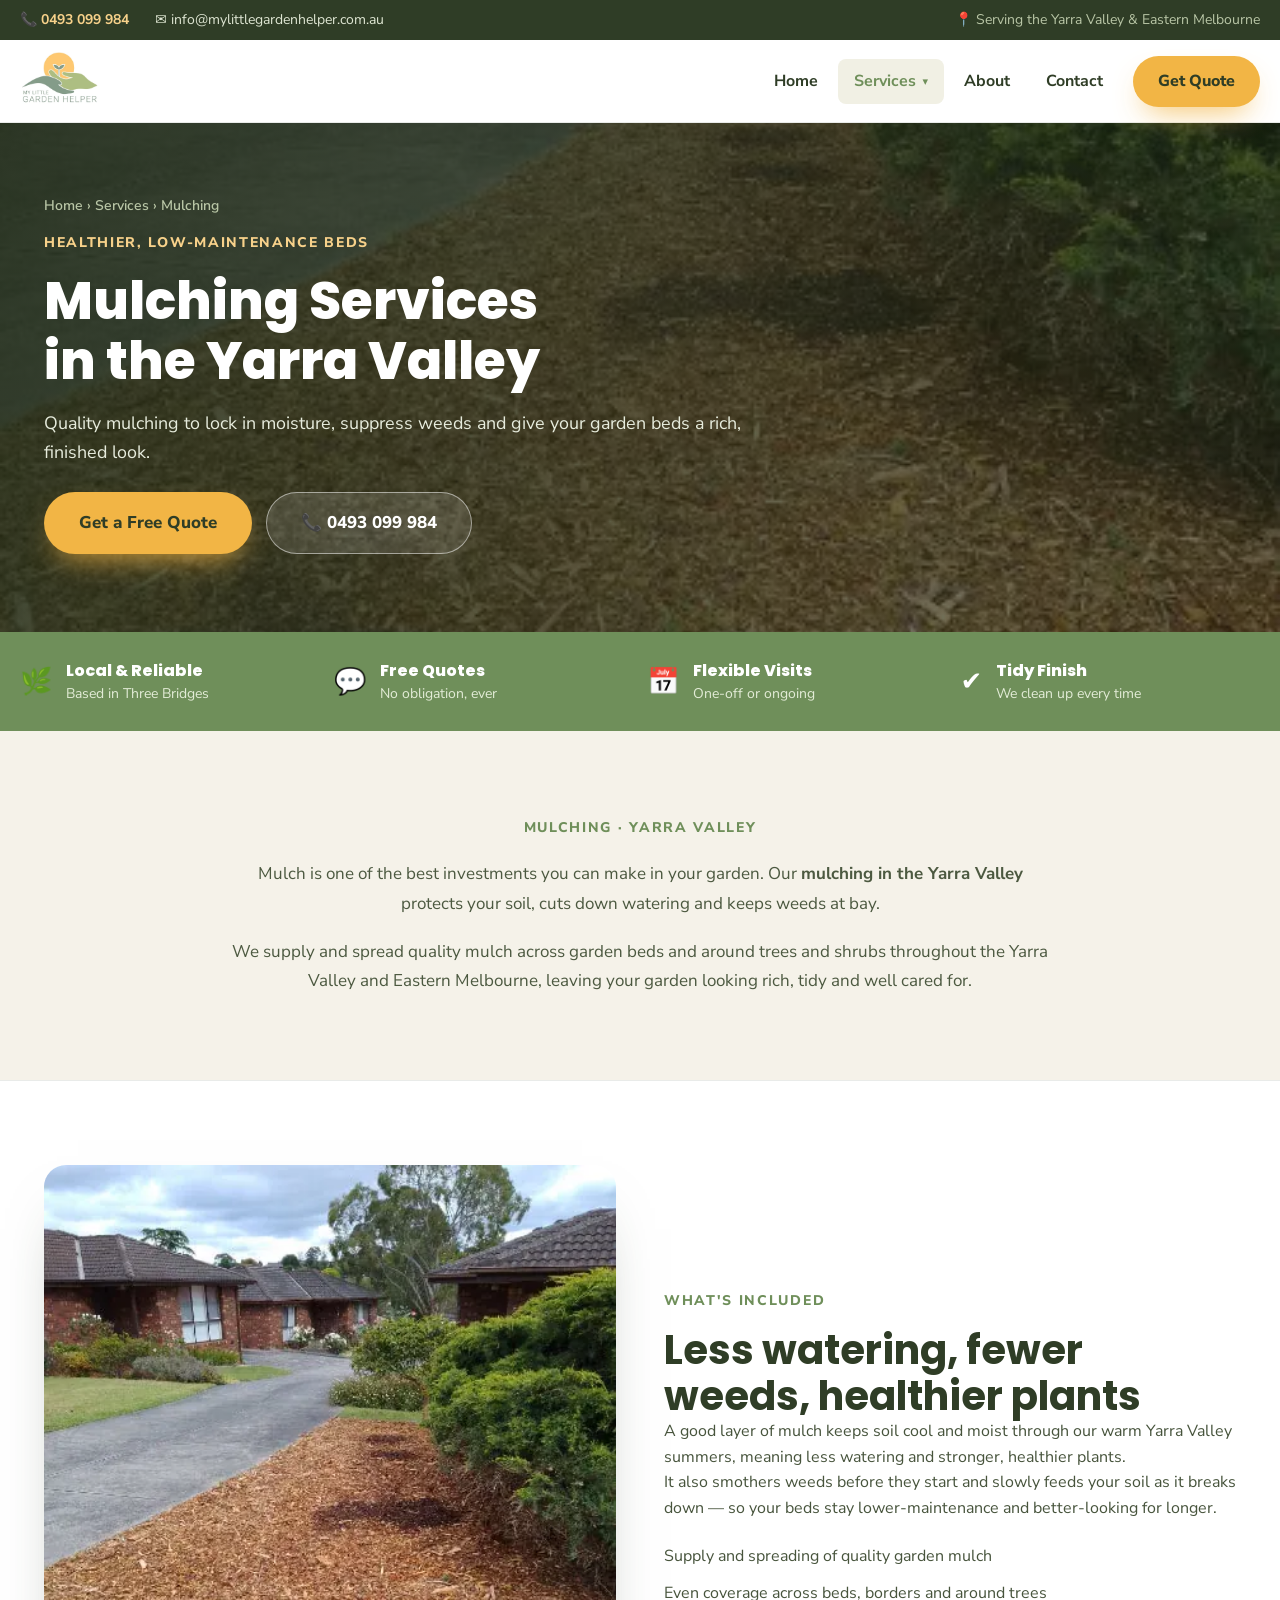
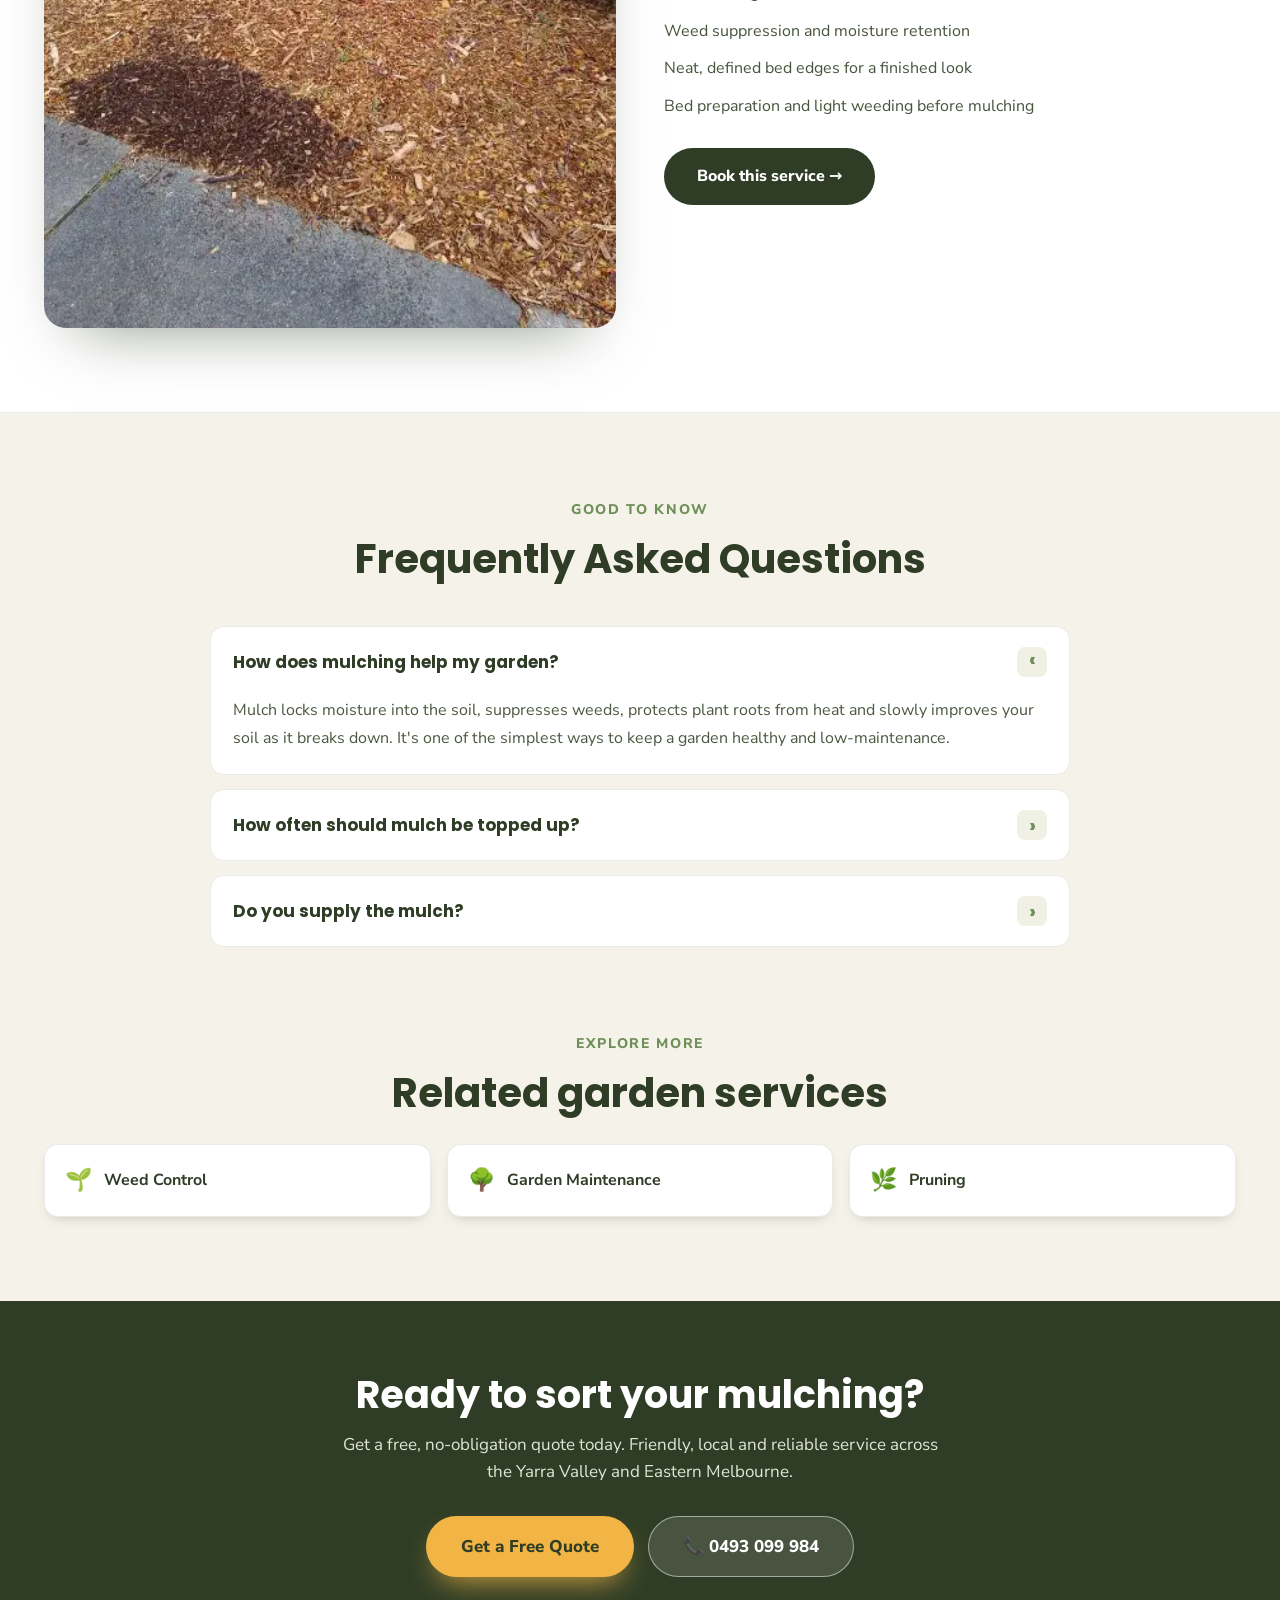
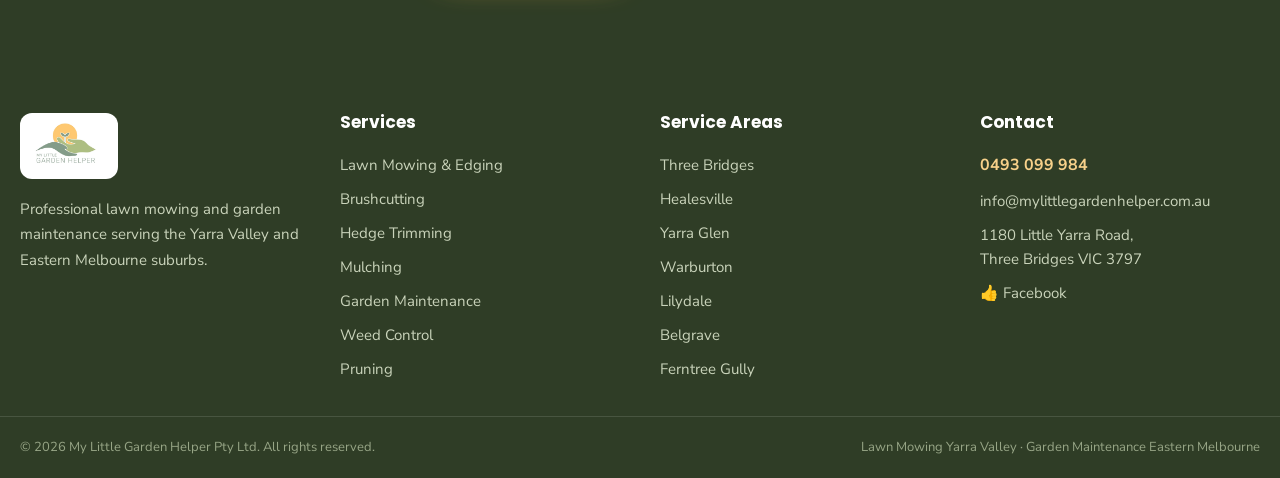
<file: services/mulching/index.html>
<!DOCTYPE html>
<html lang="en-AU">
<head>
<meta charset="utf-8">
<meta name="viewport" content="width=device-width, initial-scale=1">
<title>Mulching Yarra Valley | My Little Garden Helper</title>
<meta name="description" content="Quality garden mulching across the Yarra Valley &amp; Eastern Melbourne. Lock in moisture, suppress weeds, richer beds. Free quote: 0493 099 984." />
<link rel="canonical" href="https://www.mylittlegardenhelper.com.au/services/mulching/" />
<meta name="robots" content="index, follow" />
<meta name="theme-color" content="#2f3d26" />
<meta property="og:type" content="website" />
<meta property="og:site_name" content="My Little Garden Helper" />
<meta property="og:title" content="Mulching Yarra Valley | My Little Garden Helper" />
<meta property="og:description" content="Quality garden mulching across the Yarra Valley &amp; Eastern Melbourne. Lock in moisture, suppress weeds, richer beds. Free quote: 0493 099 984." />
<meta property="og:url" content="https://www.mylittlegardenhelper.com.au/services/mulching/" />
<meta property="og:image" content="https://www.mylittlegardenhelper.com.au/assets/mulching.webp" />
<meta property="og:locale" content="en_AU" />
<meta name="twitter:card" content="summary_large_image" />
<meta name="twitter:title" content="Mulching Yarra Valley | My Little Garden Helper" />
<meta name="twitter:description" content="Quality garden mulching across the Yarra Valley &amp; Eastern Melbourne. Lock in moisture, suppress weeds, richer beds. Free quote: 0493 099 984." />
<meta name="twitter:image" content="https://www.mylittlegardenhelper.com.au/assets/mulching.webp" />
<link rel="icon" href="../../assets/favicon.svg" type="image/svg+xml" />
<link rel="preconnect" href="https://fonts.googleapis.com" />
<link rel="preconnect" href="https://fonts.gstatic.com" crossorigin />
<link rel="preload" as="style" href="https://fonts.googleapis.com/css2?family=Poppins:wght@600;700;800&family=Nunito+Sans:wght@400;600;700;800&display=swap" onload="this.onload=null;this.rel='stylesheet'" />
<noscript><link rel="stylesheet" href="https://fonts.googleapis.com/css2?family=Poppins:wght@600;700;800&family=Nunito+Sans:wght@400;600;700;800&display=swap" /></noscript>
<link rel="preload" as="image" href="../../assets/mulching.webp" fetchpriority="high" />
<style>
/* ===================================================================
   My Little Garden Helper — Brand stylesheet
   Brand kit sourced from the Claude Design homepage:
   Forest #2f3d26 · Leaf #6f8f5a · Gold #f2b545 · Cream #f5f2e9
   Display: Poppins · Body: Nunito Sans
   Webflow-ready: class-based, semantic, no build step.
   =================================================================== */

/* ---------- Design tokens ---------- */
:root {
  /* Brand greens */
  --forest-900: #1f2a16;
  --forest-800: #2f3d26;   /* headings, footer, deep sections */
  --forest-700: #47543c;   /* body text on light */
  --leaf-600:   #556e44;   /* links */
  --leaf-500:   #6f8f5a;   /* primary brand green */
  --leaf-300:   #b9c6a6;
  --leaf-100:   #dfe6d3;

  /* Warm gold accent */
  --gold-500: #f2b545;     /* primary CTA */
  --gold-300: #f7d18a;

  /* Neutrals (warm, green-tinted) */
  --text-body:  #4c5940;
  --text-muted: #6f7a5b;
  --cream:      #f5f2e9;   /* page background */
  --sand:       #eef0e3;   /* alt section */
  --oat:        #f1f0e4;   /* soft chips / hovers */
  --paper:      #faf9f3;   /* inputs */
  --white:      #ffffff;
  --line:       rgba(47, 61, 38, 0.10);

  /* Status */
  --before-red: #b4472f;

  /* Type */
  --font-display: 'Poppins', system-ui, -apple-system, sans-serif;
  --font-body:    'Nunito Sans', system-ui, -apple-system, sans-serif;

  /* Radii */
  --radius-sm: 10px;
  --radius-md: 14px;
  --radius-lg: 18px;
  --radius-xl: 22px;
  --radius-pill: 999px;

  /* Elevation (green-tinted) */
  --shadow-sm: 0 6px 14px -8px rgba(47, 61, 38, 0.35);
  --shadow-md: 0 18px 40px -30px rgba(47, 61, 38, 0.5);
  --shadow-lg: 0 30px 60px -34px rgba(47, 61, 38, 0.6);
  --shadow-gold: 0 14px 30px -12px rgba(242, 181, 69, 0.9);

  /* Layout */
  --container: 1240px;
}

/* ---------- Reset / base ---------- */
* { box-sizing: border-box; }
html { scroll-behavior: smooth; -webkit-text-size-adjust: 100%; }
body {
  margin: 0;
  font-family: var(--font-body);
  color: var(--forest-700);
  background: var(--cream);
  line-height: 1.6;
  -webkit-font-smoothing: antialiased;
  overflow-x: hidden;
}
h1, h2, h3, h4 { font-family: var(--font-display); color: var(--forest-800); margin: 0; line-height: 1.15; }
p { margin: 0; }
img { display: block; max-width: 100%; height: auto; }
a { color: var(--leaf-600); text-decoration: none; transition: color .2s ease; }
a:hover { color: var(--gold-500); }
ul { margin: 0; padding: 0; list-style: none; }
input, select, textarea, button { font-family: inherit; }
:focus-visible { outline: 3px solid var(--gold-500); outline-offset: 2px; border-radius: 4px; }

/* ---------- Layout helpers ---------- */
.container { max-width: var(--container); margin: 0 auto; padding: 0 24px; }
.section { padding: 84px 0; }
.section--tight { padding: 56px 0; }
.eyebrow {
  display: inline-block;
  color: var(--leaf-500);
  font-weight: 800;
  letter-spacing: .12em;
  text-transform: uppercase;
  font-size: 14px;
}
.eyebrow--gold { color: var(--gold-300); }
.section-head { text-align: center; max-width: 720px; margin: 0 auto 44px; }
.section-title { font-size: clamp(28px, 3.4vw, 40px); margin-top: 14px; text-wrap: balance; }
.section-intro { font-size: 17px; line-height: 1.65; margin-top: 14px; color: var(--text-body); }
.text-center { text-align: center; }

/* ---------- Buttons ---------- */
.btn {
  display: inline-flex; align-items: center; justify-content: center; gap: 10px;
  padding: 15px 32px;
  font-weight: 800; font-size: 16px;
  border-radius: var(--radius-pill);
  border: 1px solid transparent;
  cursor: pointer;
  transition: transform .2s ease, background .2s ease, color .2s ease, box-shadow .2s ease;
  text-align: center;
}
.btn:hover { transform: translateY(-2px); }
.btn--gold { background: var(--gold-500); color: var(--forest-800); box-shadow: var(--shadow-gold); }
.btn--gold:hover { background: var(--forest-800); color: var(--white); }
.btn--dark { background: var(--forest-800); color: var(--white); }
.btn--dark:hover { background: var(--leaf-500); color: var(--white); }
.btn--outline { background: rgba(255,255,255,0.12); border-color: rgba(255,255,255,0.5); color: var(--white); }
.btn--outline:hover { background: rgba(255,255,255,0.22); color: var(--white); }
.btn--lg { padding: 16px 34px; font-size: 17px; }

/* ---------- Top bar ---------- */
.topbar { background: var(--forest-800); color: var(--leaf-100); font-size: 14px; }
.topbar__inner {
  display: flex; flex-wrap: wrap; gap: 8px 26px; align-items: center; justify-content: space-between;
  padding: 9px 0;
}
.topbar__group { display: flex; flex-wrap: wrap; gap: 8px 26px; align-items: center; }
.topbar a { display: inline-flex; align-items: center; gap: 8px; }
.topbar__phone { color: var(--gold-300); font-weight: 700; }
.topbar__phone:hover { color: var(--white); }
.topbar__email { color: var(--leaf-100); }
.topbar__email:hover { color: var(--white); }
.topbar__loc { display: inline-flex; align-items: center; gap: 8px; color: var(--leaf-300); }

/* ---------- Header / nav ---------- */
.site-header {
  position: sticky; top: 0; z-index: 60;
  background: rgba(255,255,255,0.97);
  border-bottom: 1px solid var(--line);
}
.site-header__inner {
  display: flex; align-items: center; justify-content: space-between; gap: 20px;
  padding: 12px 0;
}
.logo { display: flex; align-items: center; }
.logo img { height: 58px; width: auto; }
.nav { display: flex; align-items: center; gap: 4px; }
.nav__link {
  padding: 10px 16px; font-weight: 700; color: var(--forest-800);
  border-radius: 8px;
}
.nav__link:hover, .nav__link[aria-current="page"] { color: var(--leaf-500); background: var(--oat); }

.nav__item { position: relative; }
.nav__toggle { display: inline-flex; align-items: center; gap: 6px; background: none; border: none; }
.nav__caret { font-size: 11px; color: var(--leaf-500); }
.nav__dropdown {
  position: absolute; top: 100%; left: 0; padding-top: 8px; width: 300px;
  opacity: 0; visibility: hidden; transform: translateY(6px);
  transition: opacity .18s ease, transform .18s ease, visibility .18s;
}
.nav__item:hover .nav__dropdown, .nav__item:focus-within .nav__dropdown {
  opacity: 1; visibility: visible; transform: translateY(0);
}
.nav__menu {
  background: var(--white); border: 1px solid var(--line); border-radius: var(--radius-md);
  box-shadow: 0 24px 48px -20px rgba(47,61,38,0.35); padding: 8px;
}
.nav__menu a {
  display: flex; align-items: center; gap: 12px; padding: 11px 12px;
  border-radius: var(--radius-sm); color: var(--forest-800); font-weight: 600;
}
.nav__menu a:hover { background: var(--oat); color: var(--leaf-600); }
.nav__menu .ico { font-size: 18px; }
.nav__cta { margin-left: 10px; padding: 12px 24px; }

.nav-toggle {
  display: none; background: var(--forest-800); color: #fff; border: none;
  width: 46px; height: 46px; border-radius: var(--radius-sm); font-size: 20px; cursor: pointer;
}
.mobile-nav { display: none; border-top: 1px solid var(--line); background: var(--white); padding: 12px 0 20px; }
.mobile-nav.is-open { display: block; animation: fadeUp .2s ease both; }
.mobile-nav a { display: block; padding: 12px 4px; font-weight: 700; color: var(--forest-800); }
.mobile-nav__label {
  padding: 12px 4px 6px; font-weight: 800; color: var(--leaf-500);
  font-size: 13px; letter-spacing: .05em; text-transform: uppercase;
}
.mobile-nav__svc { display: flex !important; gap: 10px; padding: 10px 4px !important; color: var(--text-body) !important; font-weight: 600 !important; }
.mobile-nav__sep { border-top: 1px solid #eee; }
.mobile-nav__cta { text-align: center; margin-top: 14px; padding: 14px; background: var(--gold-500); color: var(--forest-800) !important; border-radius: var(--radius-pill); }

/* ---------- Hero ---------- */
.hero { position: relative; }
.hero__bg { position: absolute; inset: 0; background-size: cover; background-position: center; }
.hero__overlay {
  position: absolute; inset: 0;
  background: linear-gradient(100deg, rgba(31,42,22,0.86) 0%, rgba(31,42,22,0.62) 42%, rgba(31,42,22,0.12) 100%);
}
.hero__inner { position: relative; padding: 96px 0 108px; }
.hero__content { max-width: 660px; animation: fadeUp .7s ease both; }
.hero__badge {
  display: inline-flex; align-items: center; gap: 8px;
  background: rgba(242,181,69,0.2); border: 1px solid rgba(242,181,69,0.5);
  color: var(--gold-300); font-weight: 700; font-size: 14px;
  padding: 8px 16px; border-radius: var(--radius-pill);
}
.hero__title { color: #fff; font-size: clamp(38px, 5.4vw, 62px); line-height: 1.05; font-weight: 800; margin: 22px 0 0; text-wrap: balance; }
.hero__text { color: #e7ecdd; font-size: clamp(17px, 1.5vw, 20px); line-height: 1.6; margin-top: 20px; max-width: 560px; }
.hero__text strong { color: #fff; }
.hero__actions { display: flex; flex-wrap: wrap; gap: 14px; margin-top: 32px; }
.hero__stats { display: flex; flex-wrap: wrap; gap: 28px; margin-top: 40px; }
.hero__stat-num { color: var(--gold-300); font-size: 30px; font-family: var(--font-display); font-weight: 800; }
.hero__stat-label { color: #cfd8c1; font-size: 14px; }
.hero__divider { width: 1px; background: rgba(255,255,255,0.25); }

/* Compact page hero (interior pages) */
.page-hero { position: relative; }
.page-hero__bg { position: absolute; inset: 0; background-size: cover; background-position: center; }
.page-hero__overlay { position: absolute; inset: 0; background: linear-gradient(120deg, rgba(31,42,22,0.9) 0%, rgba(31,42,22,0.72) 55%, rgba(31,42,22,0.55) 100%); }
.page-hero__inner { position: relative; padding: 72px 0 78px; max-width: 760px; animation: fadeUp .6s ease both; }
.page-hero__title { color: #fff; font-size: clamp(32px, 4.4vw, 52px); font-weight: 800; margin-top: 16px; text-wrap: balance; }
.page-hero__text { color: #e7ecdd; font-size: clamp(16px, 1.4vw, 19px); line-height: 1.6; margin-top: 18px; }
.breadcrumb { color: var(--leaf-300); font-size: 14px; font-weight: 600; }
.breadcrumb a { color: var(--leaf-300); }
.breadcrumb a:hover { color: var(--gold-300); }

/* ---------- Feature strip ---------- */
.feature-strip { background: var(--leaf-500); }
.feature-strip__grid {
  display: grid; grid-template-columns: repeat(auto-fit, minmax(230px, 1fr)); gap: 14px;
  padding: 26px 0;
}
.feature { display: flex; align-items: center; gap: 14px; color: #fff; }
.feature__ico { font-size: 26px; }
.feature__title { font-weight: 800; font-family: var(--font-display); }
.feature__text { font-size: 14px; color: #e3ecd7; }

/* ---------- Intro block ---------- */
.intro { max-width: 900px; margin: 0 auto; text-align: center; }
.intro p { font-size: 18px; line-height: 1.7; margin-top: 20px; color: var(--text-body); }
.intro strong { color: var(--forest-800); }

/* ---------- Service cards ---------- */
.services-grid { display: grid; grid-template-columns: repeat(auto-fill, minmax(300px, 1fr)); gap: 24px; }
.service-card {
  background: var(--white); border: 1px solid rgba(47,61,38,0.08);
  border-radius: var(--radius-lg); overflow: hidden; box-shadow: var(--shadow-md);
  display: flex; flex-direction: column;
  transition: transform .25s ease, box-shadow .25s ease;
}
.service-card:hover { transform: translateY(-6px); box-shadow: 0 28px 50px -28px rgba(47,61,38,0.55); }
.service-card__media { height: 200px; overflow: hidden; position: relative; }
.service-card__media img { width: 100%; height: 100%; object-fit: cover; transition: transform .5s ease; }
.service-card:hover .service-card__media img { transform: scale(1.06); }
.service-card__icon {
  position: absolute; top: 14px; left: 14px; background: rgba(255,255,255,0.94);
  width: 46px; height: 46px; border-radius: 12px; display: grid; place-items: center;
  font-size: 22px; box-shadow: 0 6px 14px -8px rgba(0,0,0,0.5);
}
.service-card__body { padding: 22px 22px 24px; flex: 1; display: flex; flex-direction: column; }
.service-card__body h3 { font-size: 21px; }
.service-card__body p { font-size: 15px; line-height: 1.6; margin-top: 10px; color: var(--text-body); flex: 1; }
.service-card__link { margin-top: 16px; font-weight: 800; color: var(--leaf-500); display: inline-flex; align-items: center; gap: 6px; transition: gap .2s ease, color .2s ease; }
.service-card__link:hover { gap: 12px; color: var(--gold-500); }

/* ---------- About ---------- */
.about-grid { display: grid; grid-template-columns: repeat(auto-fit, minmax(320px, 1fr)); gap: 56px; align-items: center; }
.about__media { position: relative; }
.about__media img { width: 100%; border-radius: var(--radius-xl); box-shadow: var(--shadow-lg); }
.about__badge {
  position: absolute; bottom: -22px; right: -12px; background: var(--gold-500); color: var(--forest-800);
  padding: 18px 24px; border-radius: var(--radius-md); box-shadow: 0 20px 40px -18px rgba(242,181,69,0.8); max-width: 220px;
}
.about__badge-title { font-family: var(--font-display); font-weight: 800; font-size: 20px; }
.about__badge-text { font-size: 14px; margin-top: 2px; }
.about__body p { font-size: 17px; line-height: 1.7; margin-top: 16px; color: var(--text-body); }
.checklist { display: grid; grid-template-columns: 1fr 1fr; gap: 14px; margin-top: 26px; }
.checklist li { display: flex; gap: 10px; align-items: flex-start; font-weight: 600; }
.checklist .tick { color: var(--leaf-500); font-weight: 800; }

/* ---------- Before / after ---------- */
.ba-grid { display: grid; grid-template-columns: repeat(auto-fit, minmax(300px, 1fr)); gap: 24px; }
.ba-card { position: relative; border-radius: var(--radius-lg); overflow: hidden; box-shadow: 0 20px 44px -30px rgba(47,61,38,0.6); }
.ba-card img { width: 100%; height: 380px; object-fit: cover; }
.ba-badge { position: absolute; top: 16px; left: 16px; color: #fff; font-weight: 800; padding: 8px 18px; border-radius: var(--radius-pill); font-size: 14px; letter-spacing: .05em; }
.ba-badge--before { background: var(--before-red); }
.ba-badge--after { background: var(--leaf-500); }

/* ---------- Before / after comparison slider ---------- */
.ba-slider {
  --pos: 50%;
  position: relative; width: 100%; max-width: 960px; margin: 0 auto;
  aspect-ratio: 16 / 10; border-radius: var(--radius-lg); overflow: hidden;
  box-shadow: var(--shadow-lg); user-select: none; touch-action: pan-y;
  cursor: ew-resize; background: var(--forest-800);
}
.ba-slider__img {
  position: absolute; inset: 0; width: 100%; height: 100%;
  object-fit: cover; object-position: center 58%; pointer-events: none;
  -webkit-user-drag: none;
}
.ba-slider__before { z-index: 2; clip-path: inset(0 calc(100% - var(--pos)) 0 0); }
.ba-slider__divider {
  position: absolute; top: 0; bottom: 0; left: var(--pos); width: 3px; z-index: 3;
  background: #fff; transform: translateX(-50%); box-shadow: 0 0 0 1px rgba(47,61,38,0.15);
  pointer-events: none;
}
.ba-slider__handle {
  position: absolute; top: 50%; left: var(--pos); transform: translate(-50%, -50%);
  width: 54px; height: 54px; border-radius: 999px; background: #fff; color: var(--leaf-500);
  border: none; display: grid; place-items: center; font-size: 22px; font-weight: 800;
  box-shadow: 0 6px 18px -4px rgba(47,61,38,0.5); z-index: 4; cursor: grab; touch-action: none;
}
.ba-slider__handle:active { cursor: grabbing; }
.ba-slider__handle:focus-visible { outline: 3px solid var(--gold-500); outline-offset: 3px; }
.ba-slider__tag {
  position: absolute; top: 16px; z-index: 3; pointer-events: none;
  color: #fff; font-weight: 800; padding: 8px 18px; border-radius: var(--radius-pill);
  font-size: 14px; letter-spacing: .05em; font-family: var(--font-body);
}
.ba-slider__tag--before { left: 16px; background: var(--before-red); }
.ba-slider__tag--after  { right: 16px; background: var(--leaf-500); }
.ba-slider__hint {
  position: absolute; left: 50%; bottom: 16px; transform: translateX(-50%); z-index: 3;
  background: rgba(31,42,22,0.7); color: #fff; font-size: 13px; font-weight: 700;
  padding: 7px 16px; border-radius: var(--radius-pill); pointer-events: none;
  backdrop-filter: blur(4px); transition: opacity .3s ease;
}
.ba-slider.is-touched .ba-slider__hint { opacity: 0; }
@media (max-width: 640px) { .ba-slider { aspect-ratio: 4 / 3; } .ba-slider__handle { width: 46px; height: 46px; } }

/* ---------- Dark media section (areas) ---------- */
.media-section { position: relative; }
.media-section__bg { position: absolute; inset: 0; background-size: cover; background-position: center; }
.media-section__overlay { position: absolute; inset: 0; background: linear-gradient(180deg, rgba(31,42,22,0.9), rgba(31,42,22,0.78)); }
.media-section__inner { position: relative; text-align: center; padding: 84px 0; }
.media-section__title { color: #fff; font-size: clamp(28px, 3.4vw, 40px); margin-top: 14px; }
.media-section__text { color: var(--leaf-100); font-size: 17px; line-height: 1.65; margin: 16px auto 0; max-width: 640px; }
.chips { display: flex; flex-wrap: wrap; justify-content: center; gap: 12px; margin-top: 34px; }
.chip {
  background: rgba(255,255,255,0.1); border: 1px solid rgba(255,255,255,0.28); color: #fff;
  font-weight: 700; padding: 11px 22px; border-radius: var(--radius-pill); backdrop-filter: blur(4px);
}

/* ---------- FAQ ---------- */
.faq { max-width: 860px; margin: 0 auto; }
.faq__list { display: flex; flex-direction: column; gap: 14px; }
.faq__item { background: var(--white); border: 1px solid var(--line); border-radius: var(--radius-md); overflow: hidden; }
.faq__q {
  width: 100%; text-align: left; background: none; border: none;
  padding: 20px 22px; display: flex; align-items: center; justify-content: space-between; gap: 16px; cursor: pointer;
  font-family: var(--font-display); font-weight: 700; font-size: 17px; color: var(--forest-800);
}
.faq__sign { flex: none; width: 30px; height: 30px; border-radius: 8px; background: var(--oat); color: var(--leaf-500); font-weight: 800; font-size: 20px; display: grid; place-items: center; transition: transform .2s ease; }
.faq__item.is-open .faq__sign { transform: rotate(180deg); }
.faq__a { max-height: 0; overflow: hidden; transition: max-height .3s ease; }
.faq__a-inner { padding: 0 22px 22px; font-size: 16px; line-height: 1.7; color: var(--text-body); }

/* ---------- Contact ---------- */
.contact-section { background: var(--sand); }
.contact-grid { display: grid; grid-template-columns: repeat(auto-fit, minmax(320px, 1fr)); gap: 48px; }
.contact-methods { display: flex; flex-direction: column; gap: 18px; margin-top: 30px; }
.contact-method { display: flex; gap: 16px; align-items: center; }
.contact-method__ico { width: 52px; height: 52px; border-radius: var(--radius-md); background: var(--leaf-500); color: #fff; display: grid; place-items: center; font-size: 22px; flex: none; }
.contact-method__label { display: block; font-size: 13px; color: var(--text-muted); font-weight: 700; text-transform: uppercase; letter-spacing: .05em; }
.contact-method__value { display: block; font-family: var(--font-display); font-weight: 700; font-size: 18px; color: var(--forest-800); word-break: break-word; }
.social-link { display: inline-flex; align-items: center; gap: 10px; margin-top: 26px; font-weight: 800; color: var(--forest-800); }
.social-link:hover { color: var(--gold-500); }

.quote-card { background: var(--white); border-radius: var(--radius-xl); padding: 30px; box-shadow: var(--shadow-lg); }
.quote-card h2, .quote-card h3 { font-size: 22px; margin-bottom: 4px; }
.quote-card__note { font-size: 14px; color: var(--text-muted); margin-bottom: 18px; }
.field { display: block; margin-top: 14px; }
.field__label { display: block; font-size: 13px; font-weight: 700; color: var(--text-body); margin-bottom: 6px; }
.field__row { display: grid; grid-template-columns: 1fr 1fr; gap: 14px; }
.input, .select, .textarea {
  width: 100%; padding: 12px 14px; border: 1px solid rgba(47,61,38,0.18);
  border-radius: var(--radius-sm); font-size: 15px; background: var(--paper); color: var(--forest-800);
  transition: border-color .2s ease, box-shadow .2s ease;
}
.input:focus, .select:focus, .textarea:focus { outline: none; border-color: var(--leaf-500); box-shadow: 0 0 0 3px rgba(111,143,90,0.18); }
.textarea { resize: vertical; }
.form-success { text-align: center; padding: 40px 10px; }
.form-success__ico { font-size: 54px; }
.form-success h3 { font-size: 24px; margin-top: 12px; }
.form-success p { font-size: 16px; line-height: 1.6; margin-top: 10px; color: var(--text-body); }
.is-hidden { display: none !important; }

/* ---------- CTA band ---------- */
.cta-band { background: var(--forest-800); }
.cta-band__inner { text-align: center; padding: 72px 0; }
.cta-band__title { color: #fff; font-size: clamp(26px, 3.2vw, 38px); }
.cta-band__text { color: var(--leaf-100); font-size: 17px; line-height: 1.6; margin: 14px auto 30px; max-width: 620px; }
.cta-band__actions { display: flex; flex-wrap: wrap; gap: 14px; justify-content: center; }

/* ---------- Content prose (service/about pages) ---------- */
.prose { max-width: 760px; }
.prose p { font-size: 17px; line-height: 1.75; margin-top: 18px; color: var(--text-body); }
.prose h2 { font-size: clamp(24px, 3vw, 34px); margin-top: 40px; }
.prose h3 { font-size: 22px; margin-top: 28px; }
.prose ul.bullets { margin-top: 18px; display: flex; flex-direction: column; gap: 12px; }
.prose ul.bullets li { position: relative; padding-left: 30px; font-size: 17px; line-height: 1.6; color: var(--text-body); }
.prose ul.bullets li::before { content: "✔"; position: absolute; left: 0; color: var(--leaf-500); font-weight: 800; }
.split { display: grid; grid-template-columns: repeat(auto-fit, minmax(320px, 1fr)); gap: 48px; align-items: center; }
.split__media img { width: 100%; border-radius: var(--radius-xl); box-shadow: var(--shadow-lg); }

/* Related services */
.related-grid { display: grid; grid-template-columns: repeat(auto-fit, minmax(220px, 1fr)); gap: 16px; }
.related-card {
  display: flex; align-items: center; gap: 12px; padding: 18px 20px;
  background: var(--white); border: 1px solid var(--line); border-radius: var(--radius-md);
  font-weight: 700; color: var(--forest-800); box-shadow: var(--shadow-sm);
  transition: transform .2s ease, box-shadow .2s ease;
}
.related-card:hover { transform: translateY(-4px); box-shadow: var(--shadow-md); color: var(--leaf-600); }
.related-card .ico { font-size: 22px; }

/* ---------- Footer ---------- */
.site-footer { background: var(--forest-800); color: #c9d3ba; }
.site-footer__grid { display: grid; grid-template-columns: repeat(auto-fit, minmax(220px, 1fr)); gap: 40px; padding: 64px 0 30px; }
.site-footer h4 { color: #fff; font-size: 17px; margin-bottom: 16px; }
.site-footer p { font-size: 15px; line-height: 1.7; margin-top: 18px; max-width: 300px; }
.footer-logo { height: 66px; width: auto; background: #fff; padding: 10px 14px; border-radius: 12px; }
.site-footer a { display: block; color: #c9d3ba; padding: 5px 0; font-size: 15px; }
.site-footer a:hover { color: var(--gold-300); }
.site-footer .footer-span { display: block; color: #c9d3ba; padding: 5px 0; font-size: 15px; }
.footer-phone { color: var(--gold-300) !important; font-weight: 700; font-size: 16px !important; }
.site-footer__bottom { border-top: 1px solid rgba(255,255,255,0.12); }
.site-footer__bottom-inner { display: flex; flex-wrap: wrap; gap: 8px 20px; justify-content: space-between; padding: 20px 0; font-size: 13px; color: #97a586; }

/* ---------- Reveal on scroll ---------- */
.reveal { opacity: 0; transform: translateY(24px); transition: opacity .7s ease, transform .7s ease; }
.reveal.is-visible { opacity: 1; transform: translateY(0); }

/* ---------- Animations ---------- */
@keyframes fadeUp { from { opacity: 0; transform: translateY(24px); } to { opacity: 1; transform: translateY(0); } }

/* ---------- Responsive ---------- */
@media (max-width: 900px) {
  .nav { display: none; }
  .nav-toggle { display: block; }
  .section { padding: 60px 0; }
  .about-grid, .split { gap: 40px; }
  .about__badge { position: static; margin-top: 18px; max-width: none; }
  .hero__inner { padding: 72px 0 84px; }
}
@media (max-width: 560px) {
  .checklist { grid-template-columns: 1fr; }
  .field__row { grid-template-columns: 1fr; }
  .hero__stats { gap: 18px; }
  .container { padding: 0 18px; }
}

/* ---------- Reduced motion ---------- */
@media (prefers-reduced-motion: reduce) {
  * { animation-duration: .001ms !important; transition-duration: .001ms !important; scroll-behavior: auto !important; }
  .reveal { opacity: 1; transform: none; }
}

</style>
<script type="application/ld+json">{"@context":"https://schema.org","@type":"BreadcrumbList","itemListElement":[{"@type":"ListItem","position":1,"name":"Home","item":"https://www.mylittlegardenhelper.com.au/"},{"@type":"ListItem","position":2,"name":"Services","item":"https://www.mylittlegardenhelper.com.au/services/"},{"@type":"ListItem","position":3,"name":"Mulching","item":"https://www.mylittlegardenhelper.com.au/services/mulching/"}]}</script>
<script type="application/ld+json">{"@context":"https://schema.org","@type":"Service","serviceType":"Mulching","provider":{"@type":"LocalBusiness","name":"My Little Garden Helper Pty Ltd","telephone":"+61493099984","url":"https://www.mylittlegardenhelper.com.au/"},"areaServed":["Yarra Valley","Three Bridges","Healesville","Yarra Glen","Warburton","Lilydale","Belgrave","Ferntree Gully","Eastern Melbourne"],"url":"https://www.mylittlegardenhelper.com.au/services/mulching/"}</script>
<script type="application/ld+json">{"@context":"https://schema.org","@type":"FAQPage","mainEntity":[{"@type":"Question","name":"How does mulching help my garden?","acceptedAnswer":{"@type":"Answer","text":"Mulch locks moisture into the soil, suppresses weeds, protects plant roots from heat and slowly improves your soil as it breaks down. It's one of the simplest ways to keep a garden healthy and low-maintenance."}},{"@type":"Question","name":"How often should mulch be topped up?","acceptedAnswer":{"@type":"Answer","text":"Most gardens benefit from a fresh top-up of mulch once a year, usually heading into the warmer months. We can include mulching as part of a regular maintenance package."}},{"@type":"Question","name":"Do you supply the mulch?","acceptedAnswer":{"@type":"Answer","text":"Yes — we can supply and spread quality mulch, or work with mulch you already have. Just let us know what you'd prefer when you book."}}]}</script>
</head>
<body>
<!-- TOP BAR -->
<div class="topbar">
  <div class="container topbar__inner">
    <div class="topbar__group">
      <a href="tel:+61493099984" class="topbar__phone">📞 0493 099 984</a>
      <a href="mailto:info@mylittlegardenhelper.com.au" class="topbar__email">✉ info@mylittlegardenhelper.com.au</a>
    </div>
    <div class="topbar__loc">📍 Serving the Yarra Valley &amp; Eastern Melbourne</div>
  </div>
</div>

<!-- HEADER -->
<header class="site-header">
  <div class="container site-header__inner">
    <a href="../../" class="logo" aria-label="My Little Garden Helper home">
      <img decoding="async" src="../../assets/logo.webp" alt="My Little Garden Helper — lawn mowing and garden services Yarra Valley" width="180" height="58" />
    </a>
    <nav class="nav" aria-label="Primary">
      <a href="../../" class="nav__link">Home</a>
      <div class="nav__item">
        <a href="../../services/" class="nav__link nav__toggle" aria-current="page">Services <span class="nav__caret">▾</span></a>
        <div class="nav__dropdown">
          <div class="nav__menu">
            <a href="../../services/lawn-mowing/"><span class="ico">🚜</span>Lawn Mowing &amp; Edging</a>
            <a href="../../services/brushcutting/"><span class="ico">🌾</span>Brushcutting</a>
            <a href="../../services/hedge-trimming/"><span class="ico">✂️</span>Hedge Trimming</a>
            <a href="../../services/mulching/"><span class="ico">🍂</span>Mulching</a>
            <a href="../../services/garden-maintenance/"><span class="ico">🌳</span>Garden Maintenance</a>
            <a href="../../services/weed-control/"><span class="ico">🌱</span>Weed Control</a>
            <a href="../../services/pruning/"><span class="ico">🌿</span>Pruning</a>
          </div>
        </div>
      </div>
      <a href="../../about/" class="nav__link">About</a>
      <a href="../../contact/" class="nav__link">Contact</a>
      <a href="../../contact/" class="btn btn--gold nav__cta">Get Quote</a>
    </nav>
    <button class="nav-toggle" data-nav-toggle aria-label="Toggle menu" aria-expanded="false">☰</button>
  </div>
  <div class="mobile-nav" data-mobile-nav>
    <div class="container">
      <a href="../../">Home</a>
      <div class="mobile-nav__label">Services</div>
      <a href="../../services/lawn-mowing/" class="mobile-nav__svc">🚜 Lawn Mowing &amp; Edging</a>
      <a href="../../services/brushcutting/" class="mobile-nav__svc">🌾 Brushcutting</a>
      <a href="../../services/hedge-trimming/" class="mobile-nav__svc">✂️ Hedge Trimming</a>
      <a href="../../services/mulching/" class="mobile-nav__svc">🍂 Mulching</a>
      <a href="../../services/garden-maintenance/" class="mobile-nav__svc">🌳 Garden Maintenance</a>
      <a href="../../services/weed-control/" class="mobile-nav__svc">🌱 Weed Control</a>
      <a href="../../services/pruning/" class="mobile-nav__svc">🌿 Pruning</a>
      <a href="../../about/" class="mobile-nav__sep">About</a>
      <a href="../../contact/" class="mobile-nav__sep">Contact</a>
      <a href="../../contact/" class="mobile-nav__cta">Get a Free Quote</a>
    </div>
  </div>
</header>

<main>

<section class="page-hero">
  <div class="page-hero__bg" style="background-image: url('../../assets/mulching.webp');"></div>
  <div class="page-hero__overlay"></div>
  <div class="container">
    <div class="page-hero__inner">
      <nav class="breadcrumb" aria-label="Breadcrumb"><a href="../../">Home</a> › <a href="../../services/">Services</a> › <span>Mulching</span></nav>
      <span class="eyebrow eyebrow--gold" style="margin-top:14px;">Healthier, low-maintenance beds</span>
      <h1 class="page-hero__title">Mulching Services in the Yarra Valley</h1>
      <p class="page-hero__text">Quality mulching to lock in moisture, suppress weeds and give your garden beds a rich, finished look.</p>
      <div class="hero__actions" style="margin-top:26px;">
        <a href="../../contact/" class="btn btn--gold btn--lg">Get a Free Quote</a>
        <a href="tel:+61493099984" class="btn btn--outline btn--lg">📞 0493 099 984</a>
      </div>
    </div>
  </div>
</section>

<section class="feature-strip">
  <div class="container feature-strip__grid">
    <div class="feature"><span class="feature__ico">🌿</span><div><div class="feature__title">Local &amp; Reliable</div><div class="feature__text">Based in Three Bridges</div></div></div>
    <div class="feature"><span class="feature__ico">💬</span><div><div class="feature__title">Free Quotes</div><div class="feature__text">No obligation, ever</div></div></div>
    <div class="feature"><span class="feature__ico">📅</span><div><div class="feature__title">Flexible Visits</div><div class="feature__text">One-off or ongoing</div></div></div>
    <div class="feature"><span class="feature__ico">✔</span><div><div class="feature__title">Tidy Finish</div><div class="feature__text">We clean up every time</div></div></div>
  </div>
</section>

<section class="section">
  <div class="container">
    <div class="prose reveal" style="margin: 0 auto; text-align: center; max-width: 820px;">
      <span class="eyebrow">Mulching · Yarra Valley</span>
      <p>Mulch is one of the best investments you can make in your garden. Our <strong>mulching in the Yarra Valley</strong> protects your soil, cuts down watering and keeps weeds at bay.</p>
      <p>We supply and spread quality mulch across garden beds and around trees and shrubs throughout the Yarra Valley and Eastern Melbourne, leaving your garden looking rich, tidy and well cared for.</p>
    </div>
  </div>
</section>

<section class="section" style="background: var(--white); border-top: 1px solid var(--line); border-bottom: 1px solid var(--line);">
  <div class="container split">
    <div class="split__media reveal">
      <img decoding="async" src="../../assets/mulching.webp" alt="Mulching in the Yarra Valley by My Little Garden Helper" loading="lazy" />
    </div>
    <div class="reveal">
      <span class="eyebrow">What's included</span>
      <h2 class="section-title" style="text-align:left; margin-top:14px;">Less watering, fewer weeds, healthier plants</h2>
        <p>A good layer of mulch keeps soil cool and moist through our warm Yarra Valley summers, meaning less watering and stronger, healthier plants.</p>
        <p>It also smothers weeds before they start and slowly feeds your soil as it breaks down — so your beds stay lower-maintenance and better-looking for longer.</p>
      <ul class="bullets" style="margin-top:22px; display:flex; flex-direction:column; gap:12px; list-style:none; padding:0;">
          <li>Supply and spreading of quality garden mulch</li>
          <li>Even coverage across beds, borders and around trees</li>
          <li>Weed suppression and moisture retention</li>
          <li>Neat, defined bed edges for a finished look</li>
          <li>Bed preparation and light weeding before mulching</li>
      </ul>
      <a href="../../contact/" class="btn btn--dark" style="margin-top:28px;">Book this service →</a>
    </div>
  </div>
</section>

<section class="section" id="faq">
  <div class="container">
    <div class="section-head reveal">
      <span class="eyebrow">Good to know</span>
      <h2 class="section-title">Frequently Asked Questions</h2>
    </div>
    <div class="faq reveal">
      <div class="faq__list">
        <div class="faq__item is-open">
          <button class="faq__q" aria-expanded="true">How does mulching help my garden?<span class="faq__sign">›</span></button>
          <div class="faq__a" style="max-height: 400px;"><div class="faq__a-inner">Mulch locks moisture into the soil, suppresses weeds, protects plant roots from heat and slowly improves your soil as it breaks down. It's one of the simplest ways to keep a garden healthy and low-maintenance.</div></div>
        </div>
        <div class="faq__item">
          <button class="faq__q" aria-expanded="false">How often should mulch be topped up?<span class="faq__sign">›</span></button>
          <div class="faq__a"><div class="faq__a-inner">Most gardens benefit from a fresh top-up of mulch once a year, usually heading into the warmer months. We can include mulching as part of a regular maintenance package.</div></div>
        </div>
        <div class="faq__item">
          <button class="faq__q" aria-expanded="false">Do you supply the mulch?<span class="faq__sign">›</span></button>
          <div class="faq__a"><div class="faq__a-inner">Yes — we can supply and spread quality mulch, or work with mulch you already have. Just let us know what you'd prefer when you book.</div></div>
        </div>
      </div>
    </div>
  </div>
</section>


<section class="section" style="padding-top:0;">
  <div class="container">
    <div class="section-head reveal" style="margin-bottom:28px;">
      <span class="eyebrow">Explore more</span>
      <h2 class="section-title">Related garden services</h2>
    </div>
    <div class="related-grid reveal">
      <a href="../../services/weed-control/" class="related-card"><span class="ico">🌱</span>Weed Control</a>
      <a href="../../services/garden-maintenance/" class="related-card"><span class="ico">🌳</span>Garden Maintenance</a>
      <a href="../../services/pruning/" class="related-card"><span class="ico">🌿</span>Pruning</a>
    </div>
  </div>
</section>

<section class="cta-band">
  <div class="container cta-band__inner reveal">
    <h2 class="cta-band__title">Ready to sort your mulching?</h2>
    <p class="cta-band__text">Get a free, no-obligation quote today. Friendly, local and reliable service across the Yarra Valley and Eastern Melbourne.</p>
    <div class="cta-band__actions">
      <a href="../../contact/" class="btn btn--gold btn--lg">Get a Free Quote</a>
      <a href="tel:+61493099984" class="btn btn--outline btn--lg">📞 0493 099 984</a>
    </div>
  </div>
</section>


</main>
<!-- FOOTER -->
<footer class="site-footer">
  <div class="container site-footer__grid">
    <div>
      <img decoding="async" src="../../assets/logo.webp" alt="My Little Garden Helper logo" class="footer-logo" width="200" height="66" />
      <p>Professional lawn mowing and garden maintenance serving the Yarra Valley and Eastern Melbourne suburbs.</p>
    </div>
    <div>
      <h4>Services</h4>
      <a href="../../services/lawn-mowing/">Lawn Mowing &amp; Edging</a>
      <a href="../../services/brushcutting/">Brushcutting</a>
      <a href="../../services/hedge-trimming/">Hedge Trimming</a>
      <a href="../../services/mulching/">Mulching</a>
      <a href="../../services/garden-maintenance/">Garden Maintenance</a>
      <a href="../../services/weed-control/">Weed Control</a>
      <a href="../../services/pruning/">Pruning</a>
    </div>
    <div>
      <h4>Service Areas</h4>
      <span class="footer-span">Three Bridges</span>
      <span class="footer-span">Healesville</span>
      <span class="footer-span">Yarra Glen</span>
      <span class="footer-span">Warburton</span>
      <span class="footer-span">Lilydale</span>
      <span class="footer-span">Belgrave</span>
      <span class="footer-span">Ferntree Gully</span>
    </div>
    <div>
      <h4>Contact</h4>
      <a href="tel:+61493099984" class="footer-phone">0493 099 984</a>
      <a href="mailto:info@mylittlegardenhelper.com.au">info@mylittlegardenhelper.com.au</a>
      <span class="footer-span">1180 Little Yarra Road,<br />Three Bridges VIC 3797</span>
      <a href="https://www.facebook.com/profile.php?id=100083377355214" target="_blank" rel="noopener">👍 Facebook</a>
    </div>
  </div>
  <div class="site-footer__bottom">
    <div class="container site-footer__bottom-inner">
      <span>© 2026 My Little Garden Helper Pty Ltd. All rights reserved.</span>
      <span>Lawn Mowing Yarra Valley · Garden Maintenance Eastern Melbourne</span>
    </div>
  </div>
</footer>

<script src="../../assets/main.js" defer></script>
</body>
</html>
</file>
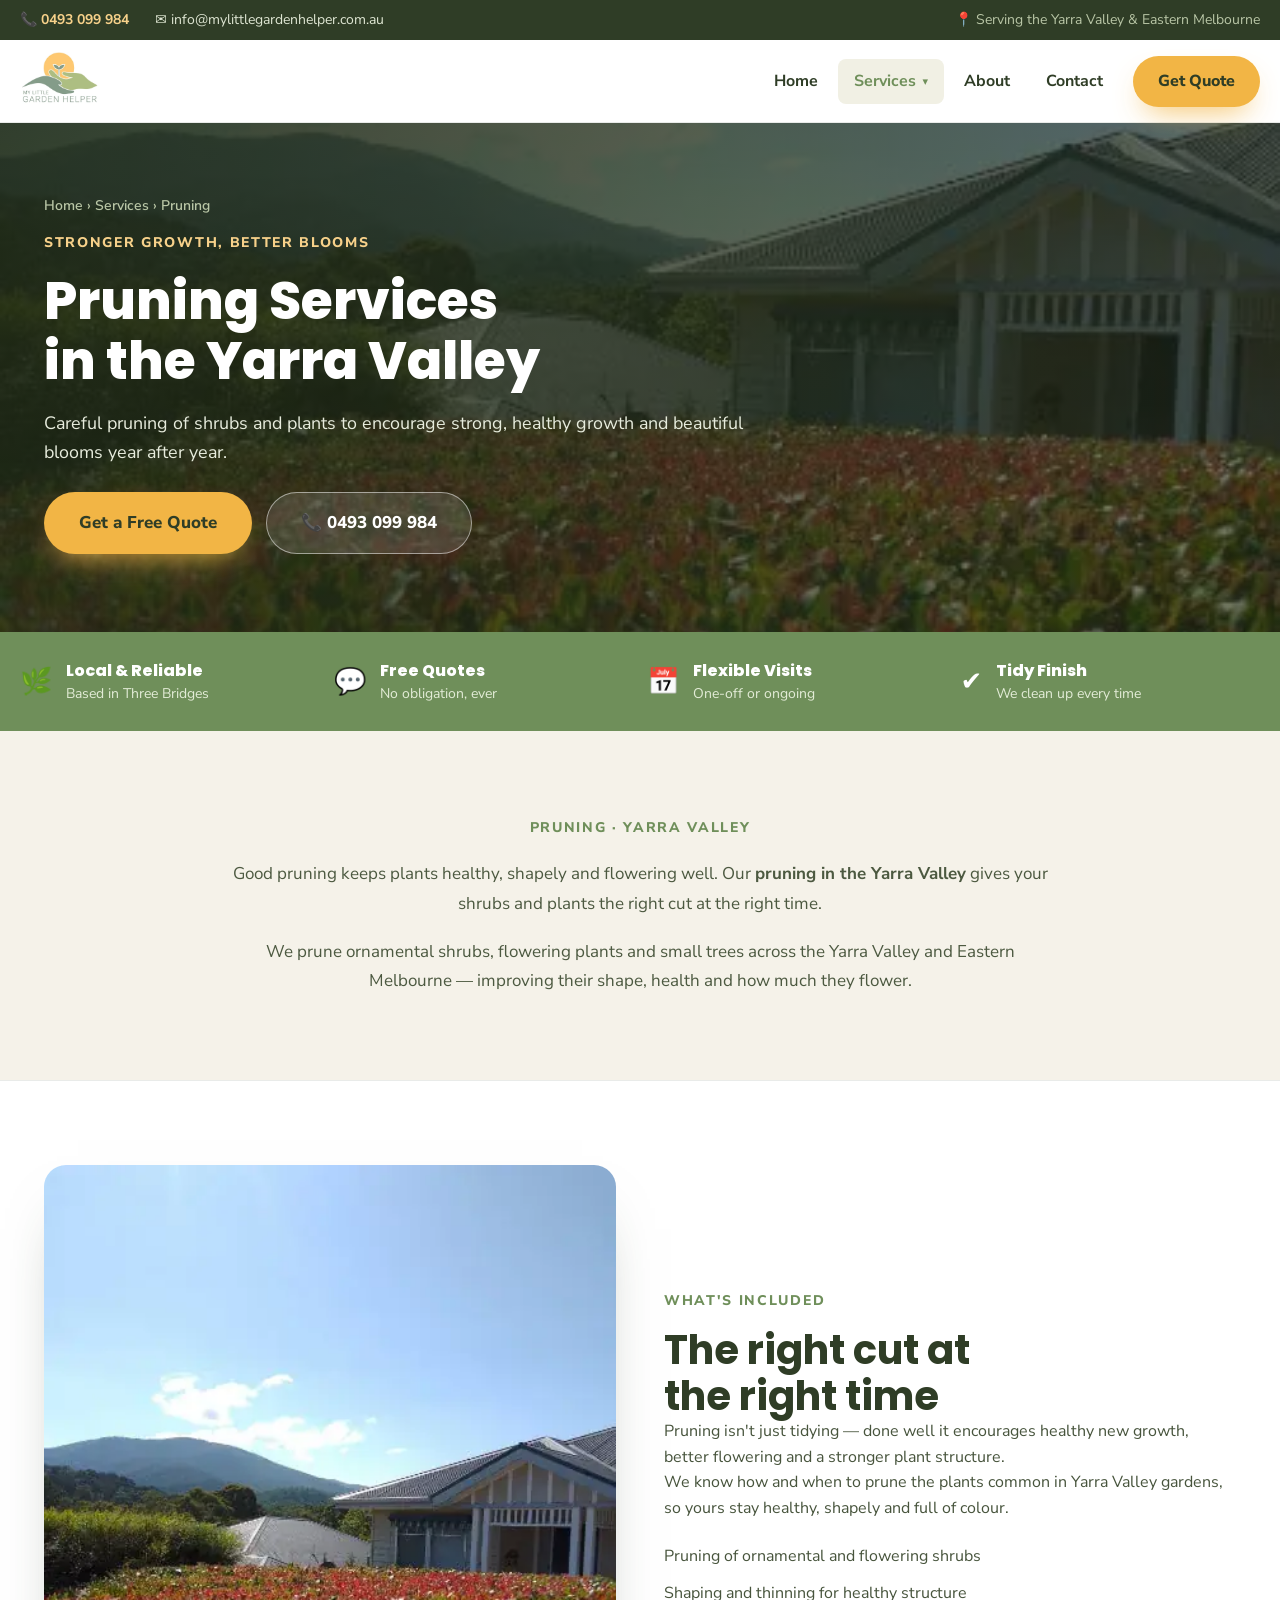
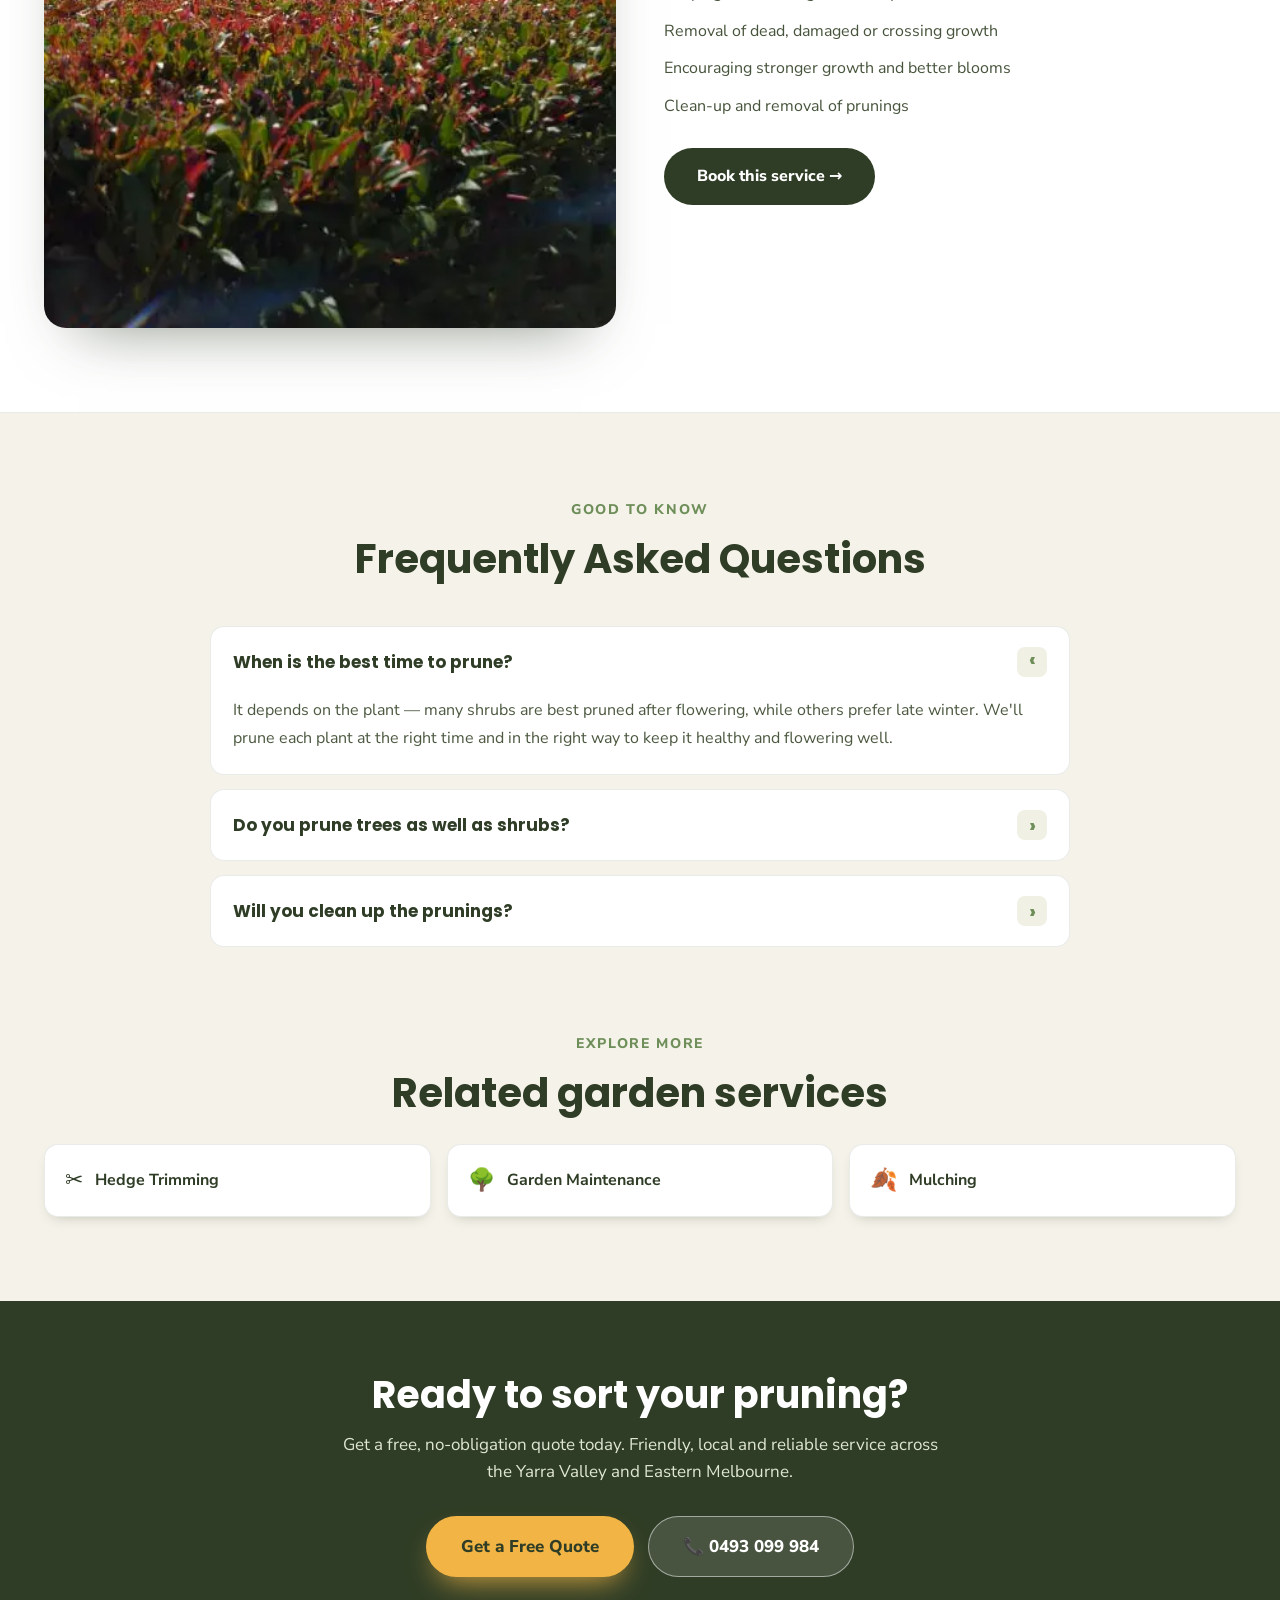
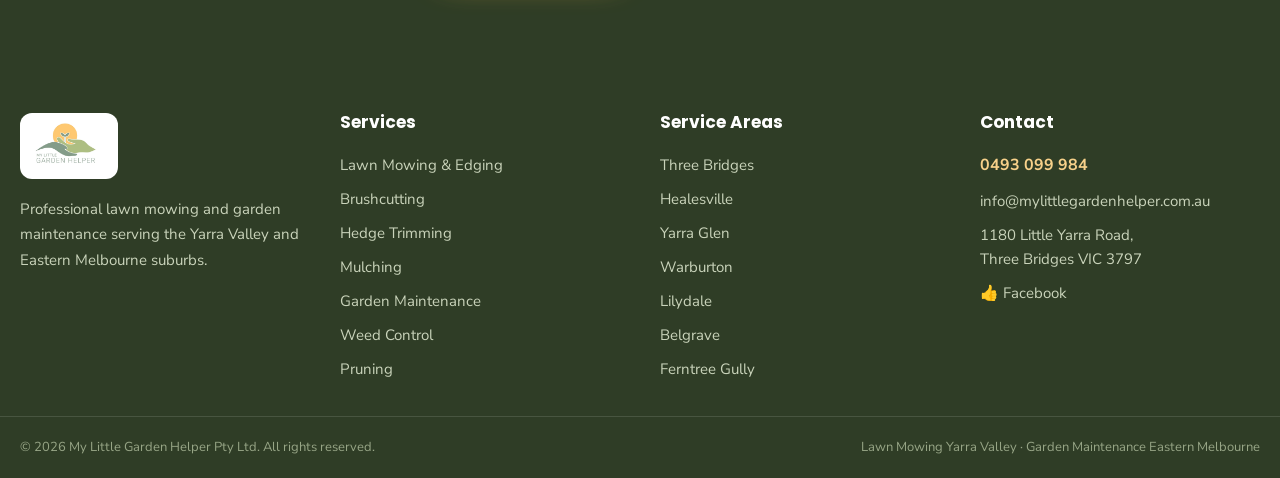
<file: services/pruning/index.html>
<!DOCTYPE html>
<html lang="en-AU">
<head>
<meta charset="utf-8">
<meta name="viewport" content="width=device-width, initial-scale=1">
<title>Pruning Yarra Valley | My Little Garden Helper</title>
<meta name="description" content="Careful shrub &amp; plant pruning across the Yarra Valley &amp; Eastern Melbourne for strong growth &amp; better blooms. Free quote: 0493 099 984." />
<link rel="canonical" href="https://www.mylittlegardenhelper.com.au/services/pruning/" />
<meta name="robots" content="index, follow" />
<meta name="theme-color" content="#2f3d26" />
<meta property="og:type" content="website" />
<meta property="og:site_name" content="My Little Garden Helper" />
<meta property="og:title" content="Pruning Yarra Valley | My Little Garden Helper" />
<meta property="og:description" content="Careful shrub &amp; plant pruning across the Yarra Valley &amp; Eastern Melbourne for strong growth &amp; better blooms. Free quote: 0493 099 984." />
<meta property="og:url" content="https://www.mylittlegardenhelper.com.au/services/pruning/" />
<meta property="og:image" content="https://www.mylittlegardenhelper.com.au/assets/pruning.webp" />
<meta property="og:locale" content="en_AU" />
<meta name="twitter:card" content="summary_large_image" />
<meta name="twitter:title" content="Pruning Yarra Valley | My Little Garden Helper" />
<meta name="twitter:description" content="Careful shrub &amp; plant pruning across the Yarra Valley &amp; Eastern Melbourne for strong growth &amp; better blooms. Free quote: 0493 099 984." />
<meta name="twitter:image" content="https://www.mylittlegardenhelper.com.au/assets/pruning.webp" />
<link rel="icon" href="../../assets/favicon.svg" type="image/svg+xml" />
<link rel="preconnect" href="https://fonts.googleapis.com" />
<link rel="preconnect" href="https://fonts.gstatic.com" crossorigin />
<link rel="preload" as="style" href="https://fonts.googleapis.com/css2?family=Poppins:wght@600;700;800&family=Nunito+Sans:wght@400;600;700;800&display=swap" onload="this.onload=null;this.rel='stylesheet'" />
<noscript><link rel="stylesheet" href="https://fonts.googleapis.com/css2?family=Poppins:wght@600;700;800&family=Nunito+Sans:wght@400;600;700;800&display=swap" /></noscript>
<link rel="preload" as="image" href="../../assets/pruning.webp" fetchpriority="high" />
<style>
/* ===================================================================
   My Little Garden Helper — Brand stylesheet
   Brand kit sourced from the Claude Design homepage:
   Forest #2f3d26 · Leaf #6f8f5a · Gold #f2b545 · Cream #f5f2e9
   Display: Poppins · Body: Nunito Sans
   Webflow-ready: class-based, semantic, no build step.
   =================================================================== */

/* ---------- Design tokens ---------- */
:root {
  /* Brand greens */
  --forest-900: #1f2a16;
  --forest-800: #2f3d26;   /* headings, footer, deep sections */
  --forest-700: #47543c;   /* body text on light */
  --leaf-600:   #556e44;   /* links */
  --leaf-500:   #6f8f5a;   /* primary brand green */
  --leaf-300:   #b9c6a6;
  --leaf-100:   #dfe6d3;

  /* Warm gold accent */
  --gold-500: #f2b545;     /* primary CTA */
  --gold-300: #f7d18a;

  /* Neutrals (warm, green-tinted) */
  --text-body:  #4c5940;
  --text-muted: #6f7a5b;
  --cream:      #f5f2e9;   /* page background */
  --sand:       #eef0e3;   /* alt section */
  --oat:        #f1f0e4;   /* soft chips / hovers */
  --paper:      #faf9f3;   /* inputs */
  --white:      #ffffff;
  --line:       rgba(47, 61, 38, 0.10);

  /* Status */
  --before-red: #b4472f;

  /* Type */
  --font-display: 'Poppins', system-ui, -apple-system, sans-serif;
  --font-body:    'Nunito Sans', system-ui, -apple-system, sans-serif;

  /* Radii */
  --radius-sm: 10px;
  --radius-md: 14px;
  --radius-lg: 18px;
  --radius-xl: 22px;
  --radius-pill: 999px;

  /* Elevation (green-tinted) */
  --shadow-sm: 0 6px 14px -8px rgba(47, 61, 38, 0.35);
  --shadow-md: 0 18px 40px -30px rgba(47, 61, 38, 0.5);
  --shadow-lg: 0 30px 60px -34px rgba(47, 61, 38, 0.6);
  --shadow-gold: 0 14px 30px -12px rgba(242, 181, 69, 0.9);

  /* Layout */
  --container: 1240px;
}

/* ---------- Reset / base ---------- */
* { box-sizing: border-box; }
html { scroll-behavior: smooth; -webkit-text-size-adjust: 100%; }
body {
  margin: 0;
  font-family: var(--font-body);
  color: var(--forest-700);
  background: var(--cream);
  line-height: 1.6;
  -webkit-font-smoothing: antialiased;
  overflow-x: hidden;
}
h1, h2, h3, h4 { font-family: var(--font-display); color: var(--forest-800); margin: 0; line-height: 1.15; }
p { margin: 0; }
img { display: block; max-width: 100%; height: auto; }
a { color: var(--leaf-600); text-decoration: none; transition: color .2s ease; }
a:hover { color: var(--gold-500); }
ul { margin: 0; padding: 0; list-style: none; }
input, select, textarea, button { font-family: inherit; }
:focus-visible { outline: 3px solid var(--gold-500); outline-offset: 2px; border-radius: 4px; }

/* ---------- Layout helpers ---------- */
.container { max-width: var(--container); margin: 0 auto; padding: 0 24px; }
.section { padding: 84px 0; }
.section--tight { padding: 56px 0; }
.eyebrow {
  display: inline-block;
  color: var(--leaf-500);
  font-weight: 800;
  letter-spacing: .12em;
  text-transform: uppercase;
  font-size: 14px;
}
.eyebrow--gold { color: var(--gold-300); }
.section-head { text-align: center; max-width: 720px; margin: 0 auto 44px; }
.section-title { font-size: clamp(28px, 3.4vw, 40px); margin-top: 14px; text-wrap: balance; }
.section-intro { font-size: 17px; line-height: 1.65; margin-top: 14px; color: var(--text-body); }
.text-center { text-align: center; }

/* ---------- Buttons ---------- */
.btn {
  display: inline-flex; align-items: center; justify-content: center; gap: 10px;
  padding: 15px 32px;
  font-weight: 800; font-size: 16px;
  border-radius: var(--radius-pill);
  border: 1px solid transparent;
  cursor: pointer;
  transition: transform .2s ease, background .2s ease, color .2s ease, box-shadow .2s ease;
  text-align: center;
}
.btn:hover { transform: translateY(-2px); }
.btn--gold { background: var(--gold-500); color: var(--forest-800); box-shadow: var(--shadow-gold); }
.btn--gold:hover { background: var(--forest-800); color: var(--white); }
.btn--dark { background: var(--forest-800); color: var(--white); }
.btn--dark:hover { background: var(--leaf-500); color: var(--white); }
.btn--outline { background: rgba(255,255,255,0.12); border-color: rgba(255,255,255,0.5); color: var(--white); }
.btn--outline:hover { background: rgba(255,255,255,0.22); color: var(--white); }
.btn--lg { padding: 16px 34px; font-size: 17px; }

/* ---------- Top bar ---------- */
.topbar { background: var(--forest-800); color: var(--leaf-100); font-size: 14px; }
.topbar__inner {
  display: flex; flex-wrap: wrap; gap: 8px 26px; align-items: center; justify-content: space-between;
  padding: 9px 0;
}
.topbar__group { display: flex; flex-wrap: wrap; gap: 8px 26px; align-items: center; }
.topbar a { display: inline-flex; align-items: center; gap: 8px; }
.topbar__phone { color: var(--gold-300); font-weight: 700; }
.topbar__phone:hover { color: var(--white); }
.topbar__email { color: var(--leaf-100); }
.topbar__email:hover { color: var(--white); }
.topbar__loc { display: inline-flex; align-items: center; gap: 8px; color: var(--leaf-300); }

/* ---------- Header / nav ---------- */
.site-header {
  position: sticky; top: 0; z-index: 60;
  background: rgba(255,255,255,0.97);
  border-bottom: 1px solid var(--line);
}
.site-header__inner {
  display: flex; align-items: center; justify-content: space-between; gap: 20px;
  padding: 12px 0;
}
.logo { display: flex; align-items: center; }
.logo img { height: 58px; width: auto; }
.nav { display: flex; align-items: center; gap: 4px; }
.nav__link {
  padding: 10px 16px; font-weight: 700; color: var(--forest-800);
  border-radius: 8px;
}
.nav__link:hover, .nav__link[aria-current="page"] { color: var(--leaf-500); background: var(--oat); }

.nav__item { position: relative; }
.nav__toggle { display: inline-flex; align-items: center; gap: 6px; background: none; border: none; }
.nav__caret { font-size: 11px; color: var(--leaf-500); }
.nav__dropdown {
  position: absolute; top: 100%; left: 0; padding-top: 8px; width: 300px;
  opacity: 0; visibility: hidden; transform: translateY(6px);
  transition: opacity .18s ease, transform .18s ease, visibility .18s;
}
.nav__item:hover .nav__dropdown, .nav__item:focus-within .nav__dropdown {
  opacity: 1; visibility: visible; transform: translateY(0);
}
.nav__menu {
  background: var(--white); border: 1px solid var(--line); border-radius: var(--radius-md);
  box-shadow: 0 24px 48px -20px rgba(47,61,38,0.35); padding: 8px;
}
.nav__menu a {
  display: flex; align-items: center; gap: 12px; padding: 11px 12px;
  border-radius: var(--radius-sm); color: var(--forest-800); font-weight: 600;
}
.nav__menu a:hover { background: var(--oat); color: var(--leaf-600); }
.nav__menu .ico { font-size: 18px; }
.nav__cta { margin-left: 10px; padding: 12px 24px; }

.nav-toggle {
  display: none; background: var(--forest-800); color: #fff; border: none;
  width: 46px; height: 46px; border-radius: var(--radius-sm); font-size: 20px; cursor: pointer;
}
.mobile-nav { display: none; border-top: 1px solid var(--line); background: var(--white); padding: 12px 0 20px; }
.mobile-nav.is-open { display: block; animation: fadeUp .2s ease both; }
.mobile-nav a { display: block; padding: 12px 4px; font-weight: 700; color: var(--forest-800); }
.mobile-nav__label {
  padding: 12px 4px 6px; font-weight: 800; color: var(--leaf-500);
  font-size: 13px; letter-spacing: .05em; text-transform: uppercase;
}
.mobile-nav__svc { display: flex !important; gap: 10px; padding: 10px 4px !important; color: var(--text-body) !important; font-weight: 600 !important; }
.mobile-nav__sep { border-top: 1px solid #eee; }
.mobile-nav__cta { text-align: center; margin-top: 14px; padding: 14px; background: var(--gold-500); color: var(--forest-800) !important; border-radius: var(--radius-pill); }

/* ---------- Hero ---------- */
.hero { position: relative; }
.hero__bg { position: absolute; inset: 0; background-size: cover; background-position: center; }
.hero__overlay {
  position: absolute; inset: 0;
  background: linear-gradient(100deg, rgba(31,42,22,0.86) 0%, rgba(31,42,22,0.62) 42%, rgba(31,42,22,0.12) 100%);
}
.hero__inner { position: relative; padding: 96px 0 108px; }
.hero__content { max-width: 660px; animation: fadeUp .7s ease both; }
.hero__badge {
  display: inline-flex; align-items: center; gap: 8px;
  background: rgba(242,181,69,0.2); border: 1px solid rgba(242,181,69,0.5);
  color: var(--gold-300); font-weight: 700; font-size: 14px;
  padding: 8px 16px; border-radius: var(--radius-pill);
}
.hero__title { color: #fff; font-size: clamp(38px, 5.4vw, 62px); line-height: 1.05; font-weight: 800; margin: 22px 0 0; text-wrap: balance; }
.hero__text { color: #e7ecdd; font-size: clamp(17px, 1.5vw, 20px); line-height: 1.6; margin-top: 20px; max-width: 560px; }
.hero__text strong { color: #fff; }
.hero__actions { display: flex; flex-wrap: wrap; gap: 14px; margin-top: 32px; }
.hero__stats { display: flex; flex-wrap: wrap; gap: 28px; margin-top: 40px; }
.hero__stat-num { color: var(--gold-300); font-size: 30px; font-family: var(--font-display); font-weight: 800; }
.hero__stat-label { color: #cfd8c1; font-size: 14px; }
.hero__divider { width: 1px; background: rgba(255,255,255,0.25); }

/* Compact page hero (interior pages) */
.page-hero { position: relative; }
.page-hero__bg { position: absolute; inset: 0; background-size: cover; background-position: center; }
.page-hero__overlay { position: absolute; inset: 0; background: linear-gradient(120deg, rgba(31,42,22,0.9) 0%, rgba(31,42,22,0.72) 55%, rgba(31,42,22,0.55) 100%); }
.page-hero__inner { position: relative; padding: 72px 0 78px; max-width: 760px; animation: fadeUp .6s ease both; }
.page-hero__title { color: #fff; font-size: clamp(32px, 4.4vw, 52px); font-weight: 800; margin-top: 16px; text-wrap: balance; }
.page-hero__text { color: #e7ecdd; font-size: clamp(16px, 1.4vw, 19px); line-height: 1.6; margin-top: 18px; }
.breadcrumb { color: var(--leaf-300); font-size: 14px; font-weight: 600; }
.breadcrumb a { color: var(--leaf-300); }
.breadcrumb a:hover { color: var(--gold-300); }

/* ---------- Feature strip ---------- */
.feature-strip { background: var(--leaf-500); }
.feature-strip__grid {
  display: grid; grid-template-columns: repeat(auto-fit, minmax(230px, 1fr)); gap: 14px;
  padding: 26px 0;
}
.feature { display: flex; align-items: center; gap: 14px; color: #fff; }
.feature__ico { font-size: 26px; }
.feature__title { font-weight: 800; font-family: var(--font-display); }
.feature__text { font-size: 14px; color: #e3ecd7; }

/* ---------- Intro block ---------- */
.intro { max-width: 900px; margin: 0 auto; text-align: center; }
.intro p { font-size: 18px; line-height: 1.7; margin-top: 20px; color: var(--text-body); }
.intro strong { color: var(--forest-800); }

/* ---------- Service cards ---------- */
.services-grid { display: grid; grid-template-columns: repeat(auto-fill, minmax(300px, 1fr)); gap: 24px; }
.service-card {
  background: var(--white); border: 1px solid rgba(47,61,38,0.08);
  border-radius: var(--radius-lg); overflow: hidden; box-shadow: var(--shadow-md);
  display: flex; flex-direction: column;
  transition: transform .25s ease, box-shadow .25s ease;
}
.service-card:hover { transform: translateY(-6px); box-shadow: 0 28px 50px -28px rgba(47,61,38,0.55); }
.service-card__media { height: 200px; overflow: hidden; position: relative; }
.service-card__media img { width: 100%; height: 100%; object-fit: cover; transition: transform .5s ease; }
.service-card:hover .service-card__media img { transform: scale(1.06); }
.service-card__icon {
  position: absolute; top: 14px; left: 14px; background: rgba(255,255,255,0.94);
  width: 46px; height: 46px; border-radius: 12px; display: grid; place-items: center;
  font-size: 22px; box-shadow: 0 6px 14px -8px rgba(0,0,0,0.5);
}
.service-card__body { padding: 22px 22px 24px; flex: 1; display: flex; flex-direction: column; }
.service-card__body h3 { font-size: 21px; }
.service-card__body p { font-size: 15px; line-height: 1.6; margin-top: 10px; color: var(--text-body); flex: 1; }
.service-card__link { margin-top: 16px; font-weight: 800; color: var(--leaf-500); display: inline-flex; align-items: center; gap: 6px; transition: gap .2s ease, color .2s ease; }
.service-card__link:hover { gap: 12px; color: var(--gold-500); }

/* ---------- About ---------- */
.about-grid { display: grid; grid-template-columns: repeat(auto-fit, minmax(320px, 1fr)); gap: 56px; align-items: center; }
.about__media { position: relative; }
.about__media img { width: 100%; border-radius: var(--radius-xl); box-shadow: var(--shadow-lg); }
.about__badge {
  position: absolute; bottom: -22px; right: -12px; background: var(--gold-500); color: var(--forest-800);
  padding: 18px 24px; border-radius: var(--radius-md); box-shadow: 0 20px 40px -18px rgba(242,181,69,0.8); max-width: 220px;
}
.about__badge-title { font-family: var(--font-display); font-weight: 800; font-size: 20px; }
.about__badge-text { font-size: 14px; margin-top: 2px; }
.about__body p { font-size: 17px; line-height: 1.7; margin-top: 16px; color: var(--text-body); }
.checklist { display: grid; grid-template-columns: 1fr 1fr; gap: 14px; margin-top: 26px; }
.checklist li { display: flex; gap: 10px; align-items: flex-start; font-weight: 600; }
.checklist .tick { color: var(--leaf-500); font-weight: 800; }

/* ---------- Before / after ---------- */
.ba-grid { display: grid; grid-template-columns: repeat(auto-fit, minmax(300px, 1fr)); gap: 24px; }
.ba-card { position: relative; border-radius: var(--radius-lg); overflow: hidden; box-shadow: 0 20px 44px -30px rgba(47,61,38,0.6); }
.ba-card img { width: 100%; height: 380px; object-fit: cover; }
.ba-badge { position: absolute; top: 16px; left: 16px; color: #fff; font-weight: 800; padding: 8px 18px; border-radius: var(--radius-pill); font-size: 14px; letter-spacing: .05em; }
.ba-badge--before { background: var(--before-red); }
.ba-badge--after { background: var(--leaf-500); }

/* ---------- Before / after comparison slider ---------- */
.ba-slider {
  --pos: 50%;
  position: relative; width: 100%; max-width: 960px; margin: 0 auto;
  aspect-ratio: 16 / 10; border-radius: var(--radius-lg); overflow: hidden;
  box-shadow: var(--shadow-lg); user-select: none; touch-action: pan-y;
  cursor: ew-resize; background: var(--forest-800);
}
.ba-slider__img {
  position: absolute; inset: 0; width: 100%; height: 100%;
  object-fit: cover; object-position: center 58%; pointer-events: none;
  -webkit-user-drag: none;
}
.ba-slider__before { z-index: 2; clip-path: inset(0 calc(100% - var(--pos)) 0 0); }
.ba-slider__divider {
  position: absolute; top: 0; bottom: 0; left: var(--pos); width: 3px; z-index: 3;
  background: #fff; transform: translateX(-50%); box-shadow: 0 0 0 1px rgba(47,61,38,0.15);
  pointer-events: none;
}
.ba-slider__handle {
  position: absolute; top: 50%; left: var(--pos); transform: translate(-50%, -50%);
  width: 54px; height: 54px; border-radius: 999px; background: #fff; color: var(--leaf-500);
  border: none; display: grid; place-items: center; font-size: 22px; font-weight: 800;
  box-shadow: 0 6px 18px -4px rgba(47,61,38,0.5); z-index: 4; cursor: grab; touch-action: none;
}
.ba-slider__handle:active { cursor: grabbing; }
.ba-slider__handle:focus-visible { outline: 3px solid var(--gold-500); outline-offset: 3px; }
.ba-slider__tag {
  position: absolute; top: 16px; z-index: 3; pointer-events: none;
  color: #fff; font-weight: 800; padding: 8px 18px; border-radius: var(--radius-pill);
  font-size: 14px; letter-spacing: .05em; font-family: var(--font-body);
}
.ba-slider__tag--before { left: 16px; background: var(--before-red); }
.ba-slider__tag--after  { right: 16px; background: var(--leaf-500); }
.ba-slider__hint {
  position: absolute; left: 50%; bottom: 16px; transform: translateX(-50%); z-index: 3;
  background: rgba(31,42,22,0.7); color: #fff; font-size: 13px; font-weight: 700;
  padding: 7px 16px; border-radius: var(--radius-pill); pointer-events: none;
  backdrop-filter: blur(4px); transition: opacity .3s ease;
}
.ba-slider.is-touched .ba-slider__hint { opacity: 0; }
@media (max-width: 640px) { .ba-slider { aspect-ratio: 4 / 3; } .ba-slider__handle { width: 46px; height: 46px; } }

/* ---------- Dark media section (areas) ---------- */
.media-section { position: relative; }
.media-section__bg { position: absolute; inset: 0; background-size: cover; background-position: center; }
.media-section__overlay { position: absolute; inset: 0; background: linear-gradient(180deg, rgba(31,42,22,0.9), rgba(31,42,22,0.78)); }
.media-section__inner { position: relative; text-align: center; padding: 84px 0; }
.media-section__title { color: #fff; font-size: clamp(28px, 3.4vw, 40px); margin-top: 14px; }
.media-section__text { color: var(--leaf-100); font-size: 17px; line-height: 1.65; margin: 16px auto 0; max-width: 640px; }
.chips { display: flex; flex-wrap: wrap; justify-content: center; gap: 12px; margin-top: 34px; }
.chip {
  background: rgba(255,255,255,0.1); border: 1px solid rgba(255,255,255,0.28); color: #fff;
  font-weight: 700; padding: 11px 22px; border-radius: var(--radius-pill); backdrop-filter: blur(4px);
}

/* ---------- FAQ ---------- */
.faq { max-width: 860px; margin: 0 auto; }
.faq__list { display: flex; flex-direction: column; gap: 14px; }
.faq__item { background: var(--white); border: 1px solid var(--line); border-radius: var(--radius-md); overflow: hidden; }
.faq__q {
  width: 100%; text-align: left; background: none; border: none;
  padding: 20px 22px; display: flex; align-items: center; justify-content: space-between; gap: 16px; cursor: pointer;
  font-family: var(--font-display); font-weight: 700; font-size: 17px; color: var(--forest-800);
}
.faq__sign { flex: none; width: 30px; height: 30px; border-radius: 8px; background: var(--oat); color: var(--leaf-500); font-weight: 800; font-size: 20px; display: grid; place-items: center; transition: transform .2s ease; }
.faq__item.is-open .faq__sign { transform: rotate(180deg); }
.faq__a { max-height: 0; overflow: hidden; transition: max-height .3s ease; }
.faq__a-inner { padding: 0 22px 22px; font-size: 16px; line-height: 1.7; color: var(--text-body); }

/* ---------- Contact ---------- */
.contact-section { background: var(--sand); }
.contact-grid { display: grid; grid-template-columns: repeat(auto-fit, minmax(320px, 1fr)); gap: 48px; }
.contact-methods { display: flex; flex-direction: column; gap: 18px; margin-top: 30px; }
.contact-method { display: flex; gap: 16px; align-items: center; }
.contact-method__ico { width: 52px; height: 52px; border-radius: var(--radius-md); background: var(--leaf-500); color: #fff; display: grid; place-items: center; font-size: 22px; flex: none; }
.contact-method__label { display: block; font-size: 13px; color: var(--text-muted); font-weight: 700; text-transform: uppercase; letter-spacing: .05em; }
.contact-method__value { display: block; font-family: var(--font-display); font-weight: 700; font-size: 18px; color: var(--forest-800); word-break: break-word; }
.social-link { display: inline-flex; align-items: center; gap: 10px; margin-top: 26px; font-weight: 800; color: var(--forest-800); }
.social-link:hover { color: var(--gold-500); }

.quote-card { background: var(--white); border-radius: var(--radius-xl); padding: 30px; box-shadow: var(--shadow-lg); }
.quote-card h2, .quote-card h3 { font-size: 22px; margin-bottom: 4px; }
.quote-card__note { font-size: 14px; color: var(--text-muted); margin-bottom: 18px; }
.field { display: block; margin-top: 14px; }
.field__label { display: block; font-size: 13px; font-weight: 700; color: var(--text-body); margin-bottom: 6px; }
.field__row { display: grid; grid-template-columns: 1fr 1fr; gap: 14px; }
.input, .select, .textarea {
  width: 100%; padding: 12px 14px; border: 1px solid rgba(47,61,38,0.18);
  border-radius: var(--radius-sm); font-size: 15px; background: var(--paper); color: var(--forest-800);
  transition: border-color .2s ease, box-shadow .2s ease;
}
.input:focus, .select:focus, .textarea:focus { outline: none; border-color: var(--leaf-500); box-shadow: 0 0 0 3px rgba(111,143,90,0.18); }
.textarea { resize: vertical; }
.form-success { text-align: center; padding: 40px 10px; }
.form-success__ico { font-size: 54px; }
.form-success h3 { font-size: 24px; margin-top: 12px; }
.form-success p { font-size: 16px; line-height: 1.6; margin-top: 10px; color: var(--text-body); }
.is-hidden { display: none !important; }

/* ---------- CTA band ---------- */
.cta-band { background: var(--forest-800); }
.cta-band__inner { text-align: center; padding: 72px 0; }
.cta-band__title { color: #fff; font-size: clamp(26px, 3.2vw, 38px); }
.cta-band__text { color: var(--leaf-100); font-size: 17px; line-height: 1.6; margin: 14px auto 30px; max-width: 620px; }
.cta-band__actions { display: flex; flex-wrap: wrap; gap: 14px; justify-content: center; }

/* ---------- Content prose (service/about pages) ---------- */
.prose { max-width: 760px; }
.prose p { font-size: 17px; line-height: 1.75; margin-top: 18px; color: var(--text-body); }
.prose h2 { font-size: clamp(24px, 3vw, 34px); margin-top: 40px; }
.prose h3 { font-size: 22px; margin-top: 28px; }
.prose ul.bullets { margin-top: 18px; display: flex; flex-direction: column; gap: 12px; }
.prose ul.bullets li { position: relative; padding-left: 30px; font-size: 17px; line-height: 1.6; color: var(--text-body); }
.prose ul.bullets li::before { content: "✔"; position: absolute; left: 0; color: var(--leaf-500); font-weight: 800; }
.split { display: grid; grid-template-columns: repeat(auto-fit, minmax(320px, 1fr)); gap: 48px; align-items: center; }
.split__media img { width: 100%; border-radius: var(--radius-xl); box-shadow: var(--shadow-lg); }

/* Related services */
.related-grid { display: grid; grid-template-columns: repeat(auto-fit, minmax(220px, 1fr)); gap: 16px; }
.related-card {
  display: flex; align-items: center; gap: 12px; padding: 18px 20px;
  background: var(--white); border: 1px solid var(--line); border-radius: var(--radius-md);
  font-weight: 700; color: var(--forest-800); box-shadow: var(--shadow-sm);
  transition: transform .2s ease, box-shadow .2s ease;
}
.related-card:hover { transform: translateY(-4px); box-shadow: var(--shadow-md); color: var(--leaf-600); }
.related-card .ico { font-size: 22px; }

/* ---------- Footer ---------- */
.site-footer { background: var(--forest-800); color: #c9d3ba; }
.site-footer__grid { display: grid; grid-template-columns: repeat(auto-fit, minmax(220px, 1fr)); gap: 40px; padding: 64px 0 30px; }
.site-footer h4 { color: #fff; font-size: 17px; margin-bottom: 16px; }
.site-footer p { font-size: 15px; line-height: 1.7; margin-top: 18px; max-width: 300px; }
.footer-logo { height: 66px; width: auto; background: #fff; padding: 10px 14px; border-radius: 12px; }
.site-footer a { display: block; color: #c9d3ba; padding: 5px 0; font-size: 15px; }
.site-footer a:hover { color: var(--gold-300); }
.site-footer .footer-span { display: block; color: #c9d3ba; padding: 5px 0; font-size: 15px; }
.footer-phone { color: var(--gold-300) !important; font-weight: 700; font-size: 16px !important; }
.site-footer__bottom { border-top: 1px solid rgba(255,255,255,0.12); }
.site-footer__bottom-inner { display: flex; flex-wrap: wrap; gap: 8px 20px; justify-content: space-between; padding: 20px 0; font-size: 13px; color: #97a586; }

/* ---------- Reveal on scroll ---------- */
.reveal { opacity: 0; transform: translateY(24px); transition: opacity .7s ease, transform .7s ease; }
.reveal.is-visible { opacity: 1; transform: translateY(0); }

/* ---------- Animations ---------- */
@keyframes fadeUp { from { opacity: 0; transform: translateY(24px); } to { opacity: 1; transform: translateY(0); } }

/* ---------- Responsive ---------- */
@media (max-width: 900px) {
  .nav { display: none; }
  .nav-toggle { display: block; }
  .section { padding: 60px 0; }
  .about-grid, .split { gap: 40px; }
  .about__badge { position: static; margin-top: 18px; max-width: none; }
  .hero__inner { padding: 72px 0 84px; }
}
@media (max-width: 560px) {
  .checklist { grid-template-columns: 1fr; }
  .field__row { grid-template-columns: 1fr; }
  .hero__stats { gap: 18px; }
  .container { padding: 0 18px; }
}

/* ---------- Reduced motion ---------- */
@media (prefers-reduced-motion: reduce) {
  * { animation-duration: .001ms !important; transition-duration: .001ms !important; scroll-behavior: auto !important; }
  .reveal { opacity: 1; transform: none; }
}

</style>
<script type="application/ld+json">{"@context":"https://schema.org","@type":"BreadcrumbList","itemListElement":[{"@type":"ListItem","position":1,"name":"Home","item":"https://www.mylittlegardenhelper.com.au/"},{"@type":"ListItem","position":2,"name":"Services","item":"https://www.mylittlegardenhelper.com.au/services/"},{"@type":"ListItem","position":3,"name":"Pruning","item":"https://www.mylittlegardenhelper.com.au/services/pruning/"}]}</script>
<script type="application/ld+json">{"@context":"https://schema.org","@type":"Service","serviceType":"Pruning","provider":{"@type":"LocalBusiness","name":"My Little Garden Helper Pty Ltd","telephone":"+61493099984","url":"https://www.mylittlegardenhelper.com.au/"},"areaServed":["Yarra Valley","Three Bridges","Healesville","Yarra Glen","Warburton","Lilydale","Belgrave","Ferntree Gully","Eastern Melbourne"],"url":"https://www.mylittlegardenhelper.com.au/services/pruning/"}</script>
<script type="application/ld+json">{"@context":"https://schema.org","@type":"FAQPage","mainEntity":[{"@type":"Question","name":"When is the best time to prune?","acceptedAnswer":{"@type":"Answer","text":"It depends on the plant — many shrubs are best pruned after flowering, while others prefer late winter. We'll prune each plant at the right time and in the right way to keep it healthy and flowering well."}},{"@type":"Question","name":"Do you prune trees as well as shrubs?","acceptedAnswer":{"@type":"Answer","text":"We handle shrubs, hedges, ornamental and flowering plants and small trees. For very large or high tree work we'll let you know if a specialist arborist is the safer option."}},{"@type":"Question","name":"Will you clean up the prunings?","acceptedAnswer":{"@type":"Answer","text":"Yes — we clean up and remove all prunings as part of the job so your garden is left neat and finished."}}]}</script>
</head>
<body>
<!-- TOP BAR -->
<div class="topbar">
  <div class="container topbar__inner">
    <div class="topbar__group">
      <a href="tel:+61493099984" class="topbar__phone">📞 0493 099 984</a>
      <a href="mailto:info@mylittlegardenhelper.com.au" class="topbar__email">✉ info@mylittlegardenhelper.com.au</a>
    </div>
    <div class="topbar__loc">📍 Serving the Yarra Valley &amp; Eastern Melbourne</div>
  </div>
</div>

<!-- HEADER -->
<header class="site-header">
  <div class="container site-header__inner">
    <a href="../../" class="logo" aria-label="My Little Garden Helper home">
      <img decoding="async" src="../../assets/logo.webp" alt="My Little Garden Helper — lawn mowing and garden services Yarra Valley" width="180" height="58" />
    </a>
    <nav class="nav" aria-label="Primary">
      <a href="../../" class="nav__link">Home</a>
      <div class="nav__item">
        <a href="../../services/" class="nav__link nav__toggle" aria-current="page">Services <span class="nav__caret">▾</span></a>
        <div class="nav__dropdown">
          <div class="nav__menu">
            <a href="../../services/lawn-mowing/"><span class="ico">🚜</span>Lawn Mowing &amp; Edging</a>
            <a href="../../services/brushcutting/"><span class="ico">🌾</span>Brushcutting</a>
            <a href="../../services/hedge-trimming/"><span class="ico">✂️</span>Hedge Trimming</a>
            <a href="../../services/mulching/"><span class="ico">🍂</span>Mulching</a>
            <a href="../../services/garden-maintenance/"><span class="ico">🌳</span>Garden Maintenance</a>
            <a href="../../services/weed-control/"><span class="ico">🌱</span>Weed Control</a>
            <a href="../../services/pruning/"><span class="ico">🌿</span>Pruning</a>
          </div>
        </div>
      </div>
      <a href="../../about/" class="nav__link">About</a>
      <a href="../../contact/" class="nav__link">Contact</a>
      <a href="../../contact/" class="btn btn--gold nav__cta">Get Quote</a>
    </nav>
    <button class="nav-toggle" data-nav-toggle aria-label="Toggle menu" aria-expanded="false">☰</button>
  </div>
  <div class="mobile-nav" data-mobile-nav>
    <div class="container">
      <a href="../../">Home</a>
      <div class="mobile-nav__label">Services</div>
      <a href="../../services/lawn-mowing/" class="mobile-nav__svc">🚜 Lawn Mowing &amp; Edging</a>
      <a href="../../services/brushcutting/" class="mobile-nav__svc">🌾 Brushcutting</a>
      <a href="../../services/hedge-trimming/" class="mobile-nav__svc">✂️ Hedge Trimming</a>
      <a href="../../services/mulching/" class="mobile-nav__svc">🍂 Mulching</a>
      <a href="../../services/garden-maintenance/" class="mobile-nav__svc">🌳 Garden Maintenance</a>
      <a href="../../services/weed-control/" class="mobile-nav__svc">🌱 Weed Control</a>
      <a href="../../services/pruning/" class="mobile-nav__svc">🌿 Pruning</a>
      <a href="../../about/" class="mobile-nav__sep">About</a>
      <a href="../../contact/" class="mobile-nav__sep">Contact</a>
      <a href="../../contact/" class="mobile-nav__cta">Get a Free Quote</a>
    </div>
  </div>
</header>

<main>

<section class="page-hero">
  <div class="page-hero__bg" style="background-image: url('../../assets/pruning.webp');"></div>
  <div class="page-hero__overlay"></div>
  <div class="container">
    <div class="page-hero__inner">
      <nav class="breadcrumb" aria-label="Breadcrumb"><a href="../../">Home</a> › <a href="../../services/">Services</a> › <span>Pruning</span></nav>
      <span class="eyebrow eyebrow--gold" style="margin-top:14px;">Stronger growth, better blooms</span>
      <h1 class="page-hero__title">Pruning Services in the Yarra Valley</h1>
      <p class="page-hero__text">Careful pruning of shrubs and plants to encourage strong, healthy growth and beautiful blooms year after year.</p>
      <div class="hero__actions" style="margin-top:26px;">
        <a href="../../contact/" class="btn btn--gold btn--lg">Get a Free Quote</a>
        <a href="tel:+61493099984" class="btn btn--outline btn--lg">📞 0493 099 984</a>
      </div>
    </div>
  </div>
</section>

<section class="feature-strip">
  <div class="container feature-strip__grid">
    <div class="feature"><span class="feature__ico">🌿</span><div><div class="feature__title">Local &amp; Reliable</div><div class="feature__text">Based in Three Bridges</div></div></div>
    <div class="feature"><span class="feature__ico">💬</span><div><div class="feature__title">Free Quotes</div><div class="feature__text">No obligation, ever</div></div></div>
    <div class="feature"><span class="feature__ico">📅</span><div><div class="feature__title">Flexible Visits</div><div class="feature__text">One-off or ongoing</div></div></div>
    <div class="feature"><span class="feature__ico">✔</span><div><div class="feature__title">Tidy Finish</div><div class="feature__text">We clean up every time</div></div></div>
  </div>
</section>

<section class="section">
  <div class="container">
    <div class="prose reveal" style="margin: 0 auto; text-align: center; max-width: 820px;">
      <span class="eyebrow">Pruning · Yarra Valley</span>
      <p>Good pruning keeps plants healthy, shapely and flowering well. Our <strong>pruning in the Yarra Valley</strong> gives your shrubs and plants the right cut at the right time.</p>
      <p>We prune ornamental shrubs, flowering plants and small trees across the Yarra Valley and Eastern Melbourne — improving their shape, health and how much they flower.</p>
    </div>
  </div>
</section>

<section class="section" style="background: var(--white); border-top: 1px solid var(--line); border-bottom: 1px solid var(--line);">
  <div class="container split">
    <div class="split__media reveal">
      <img decoding="async" src="../../assets/pruning.webp" alt="Pruning in the Yarra Valley by My Little Garden Helper" loading="lazy" />
    </div>
    <div class="reveal">
      <span class="eyebrow">What's included</span>
      <h2 class="section-title" style="text-align:left; margin-top:14px;">The right cut at the right time</h2>
        <p>Pruning isn't just tidying — done well it encourages healthy new growth, better flowering and a stronger plant structure.</p>
        <p>We know how and when to prune the plants common in Yarra Valley gardens, so yours stay healthy, shapely and full of colour.</p>
      <ul class="bullets" style="margin-top:22px; display:flex; flex-direction:column; gap:12px; list-style:none; padding:0;">
          <li>Pruning of ornamental and flowering shrubs</li>
          <li>Shaping and thinning for healthy structure</li>
          <li>Removal of dead, damaged or crossing growth</li>
          <li>Encouraging stronger growth and better blooms</li>
          <li>Clean-up and removal of prunings</li>
      </ul>
      <a href="../../contact/" class="btn btn--dark" style="margin-top:28px;">Book this service →</a>
    </div>
  </div>
</section>

<section class="section" id="faq">
  <div class="container">
    <div class="section-head reveal">
      <span class="eyebrow">Good to know</span>
      <h2 class="section-title">Frequently Asked Questions</h2>
    </div>
    <div class="faq reveal">
      <div class="faq__list">
        <div class="faq__item is-open">
          <button class="faq__q" aria-expanded="true">When is the best time to prune?<span class="faq__sign">›</span></button>
          <div class="faq__a" style="max-height: 400px;"><div class="faq__a-inner">It depends on the plant — many shrubs are best pruned after flowering, while others prefer late winter. We'll prune each plant at the right time and in the right way to keep it healthy and flowering well.</div></div>
        </div>
        <div class="faq__item">
          <button class="faq__q" aria-expanded="false">Do you prune trees as well as shrubs?<span class="faq__sign">›</span></button>
          <div class="faq__a"><div class="faq__a-inner">We handle shrubs, hedges, ornamental and flowering plants and small trees. For very large or high tree work we'll let you know if a specialist arborist is the safer option.</div></div>
        </div>
        <div class="faq__item">
          <button class="faq__q" aria-expanded="false">Will you clean up the prunings?<span class="faq__sign">›</span></button>
          <div class="faq__a"><div class="faq__a-inner">Yes — we clean up and remove all prunings as part of the job so your garden is left neat and finished.</div></div>
        </div>
      </div>
    </div>
  </div>
</section>


<section class="section" style="padding-top:0;">
  <div class="container">
    <div class="section-head reveal" style="margin-bottom:28px;">
      <span class="eyebrow">Explore more</span>
      <h2 class="section-title">Related garden services</h2>
    </div>
    <div class="related-grid reveal">
      <a href="../../services/hedge-trimming/" class="related-card"><span class="ico">✂️</span>Hedge Trimming</a>
      <a href="../../services/garden-maintenance/" class="related-card"><span class="ico">🌳</span>Garden Maintenance</a>
      <a href="../../services/mulching/" class="related-card"><span class="ico">🍂</span>Mulching</a>
    </div>
  </div>
</section>

<section class="cta-band">
  <div class="container cta-band__inner reveal">
    <h2 class="cta-band__title">Ready to sort your pruning?</h2>
    <p class="cta-band__text">Get a free, no-obligation quote today. Friendly, local and reliable service across the Yarra Valley and Eastern Melbourne.</p>
    <div class="cta-band__actions">
      <a href="../../contact/" class="btn btn--gold btn--lg">Get a Free Quote</a>
      <a href="tel:+61493099984" class="btn btn--outline btn--lg">📞 0493 099 984</a>
    </div>
  </div>
</section>


</main>
<!-- FOOTER -->
<footer class="site-footer">
  <div class="container site-footer__grid">
    <div>
      <img decoding="async" src="../../assets/logo.webp" alt="My Little Garden Helper logo" class="footer-logo" width="200" height="66" />
      <p>Professional lawn mowing and garden maintenance serving the Yarra Valley and Eastern Melbourne suburbs.</p>
    </div>
    <div>
      <h4>Services</h4>
      <a href="../../services/lawn-mowing/">Lawn Mowing &amp; Edging</a>
      <a href="../../services/brushcutting/">Brushcutting</a>
      <a href="../../services/hedge-trimming/">Hedge Trimming</a>
      <a href="../../services/mulching/">Mulching</a>
      <a href="../../services/garden-maintenance/">Garden Maintenance</a>
      <a href="../../services/weed-control/">Weed Control</a>
      <a href="../../services/pruning/">Pruning</a>
    </div>
    <div>
      <h4>Service Areas</h4>
      <span class="footer-span">Three Bridges</span>
      <span class="footer-span">Healesville</span>
      <span class="footer-span">Yarra Glen</span>
      <span class="footer-span">Warburton</span>
      <span class="footer-span">Lilydale</span>
      <span class="footer-span">Belgrave</span>
      <span class="footer-span">Ferntree Gully</span>
    </div>
    <div>
      <h4>Contact</h4>
      <a href="tel:+61493099984" class="footer-phone">0493 099 984</a>
      <a href="mailto:info@mylittlegardenhelper.com.au">info@mylittlegardenhelper.com.au</a>
      <span class="footer-span">1180 Little Yarra Road,<br />Three Bridges VIC 3797</span>
      <a href="https://www.facebook.com/profile.php?id=100083377355214" target="_blank" rel="noopener">👍 Facebook</a>
    </div>
  </div>
  <div class="site-footer__bottom">
    <div class="container site-footer__bottom-inner">
      <span>© 2026 My Little Garden Helper Pty Ltd. All rights reserved.</span>
      <span>Lawn Mowing Yarra Valley · Garden Maintenance Eastern Melbourne</span>
    </div>
  </div>
</footer>

<script src="../../assets/main.js" defer></script>
</body>
</html>
</file>
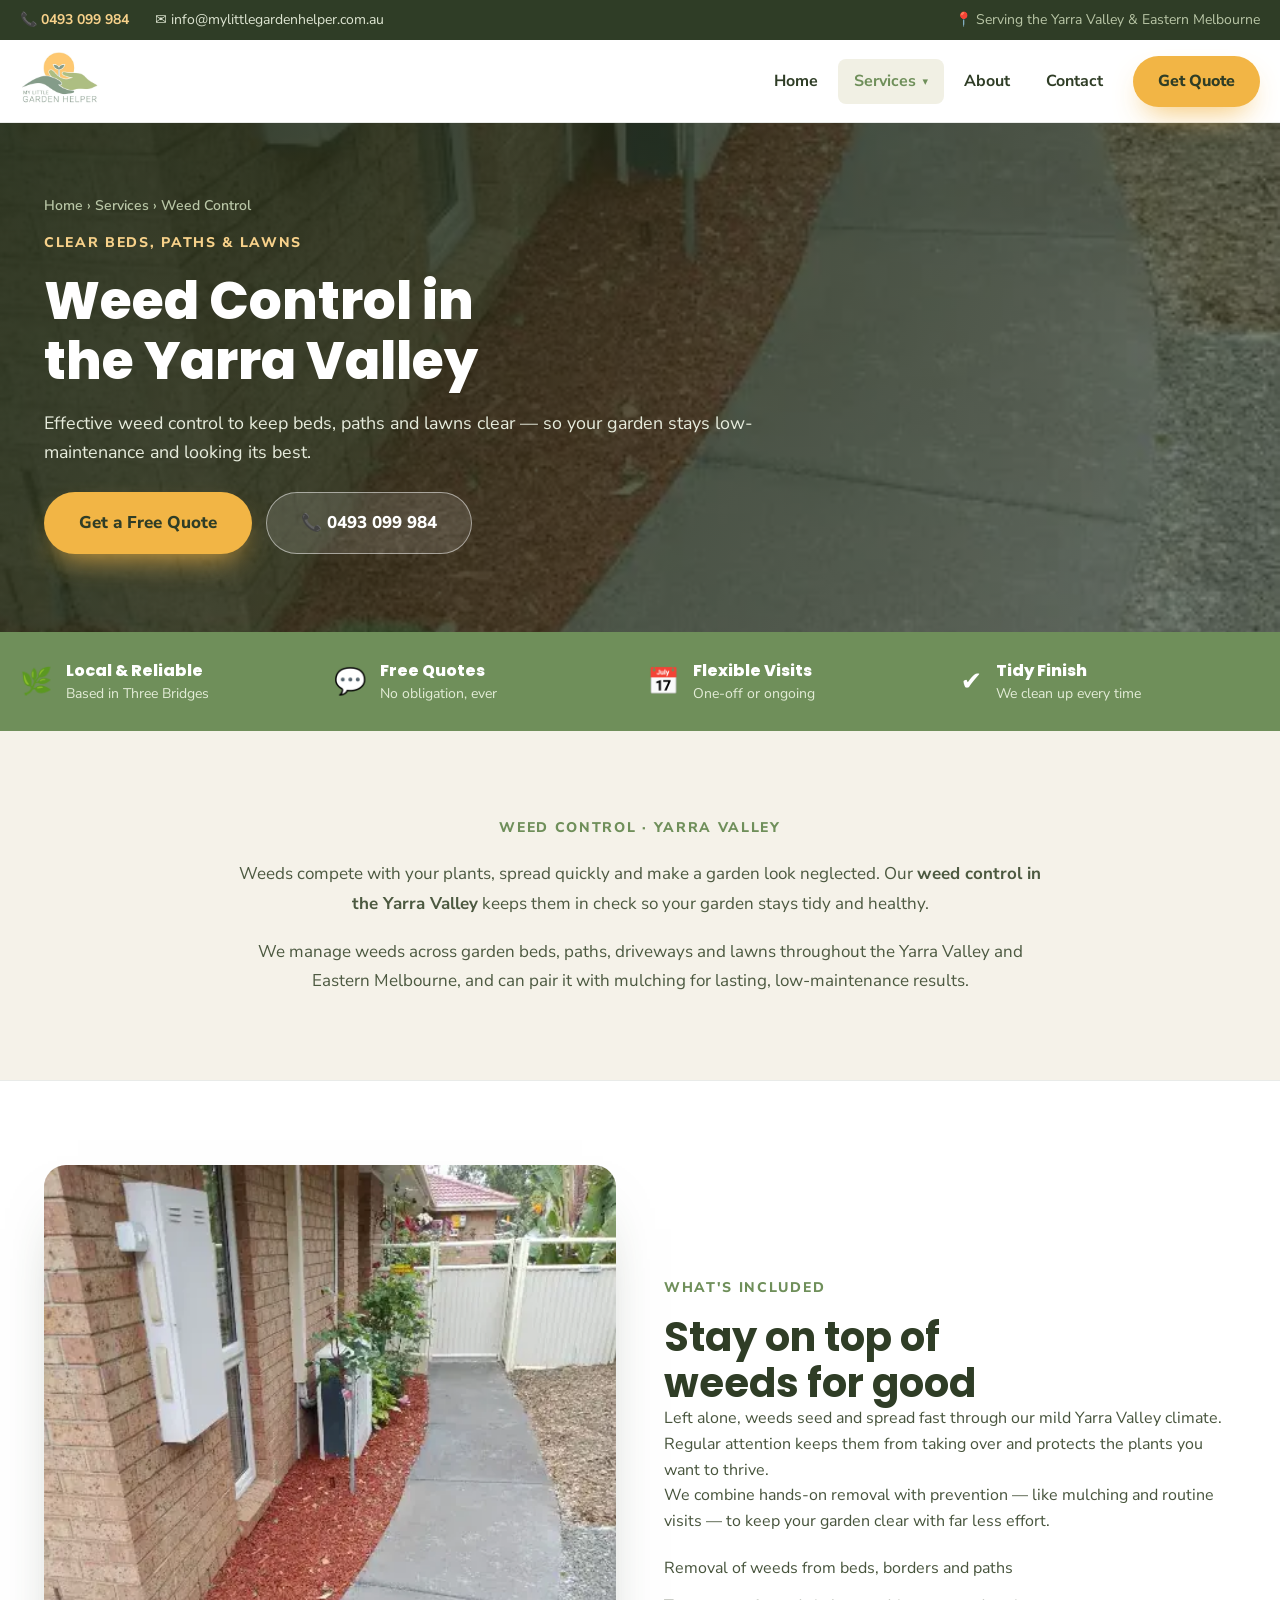
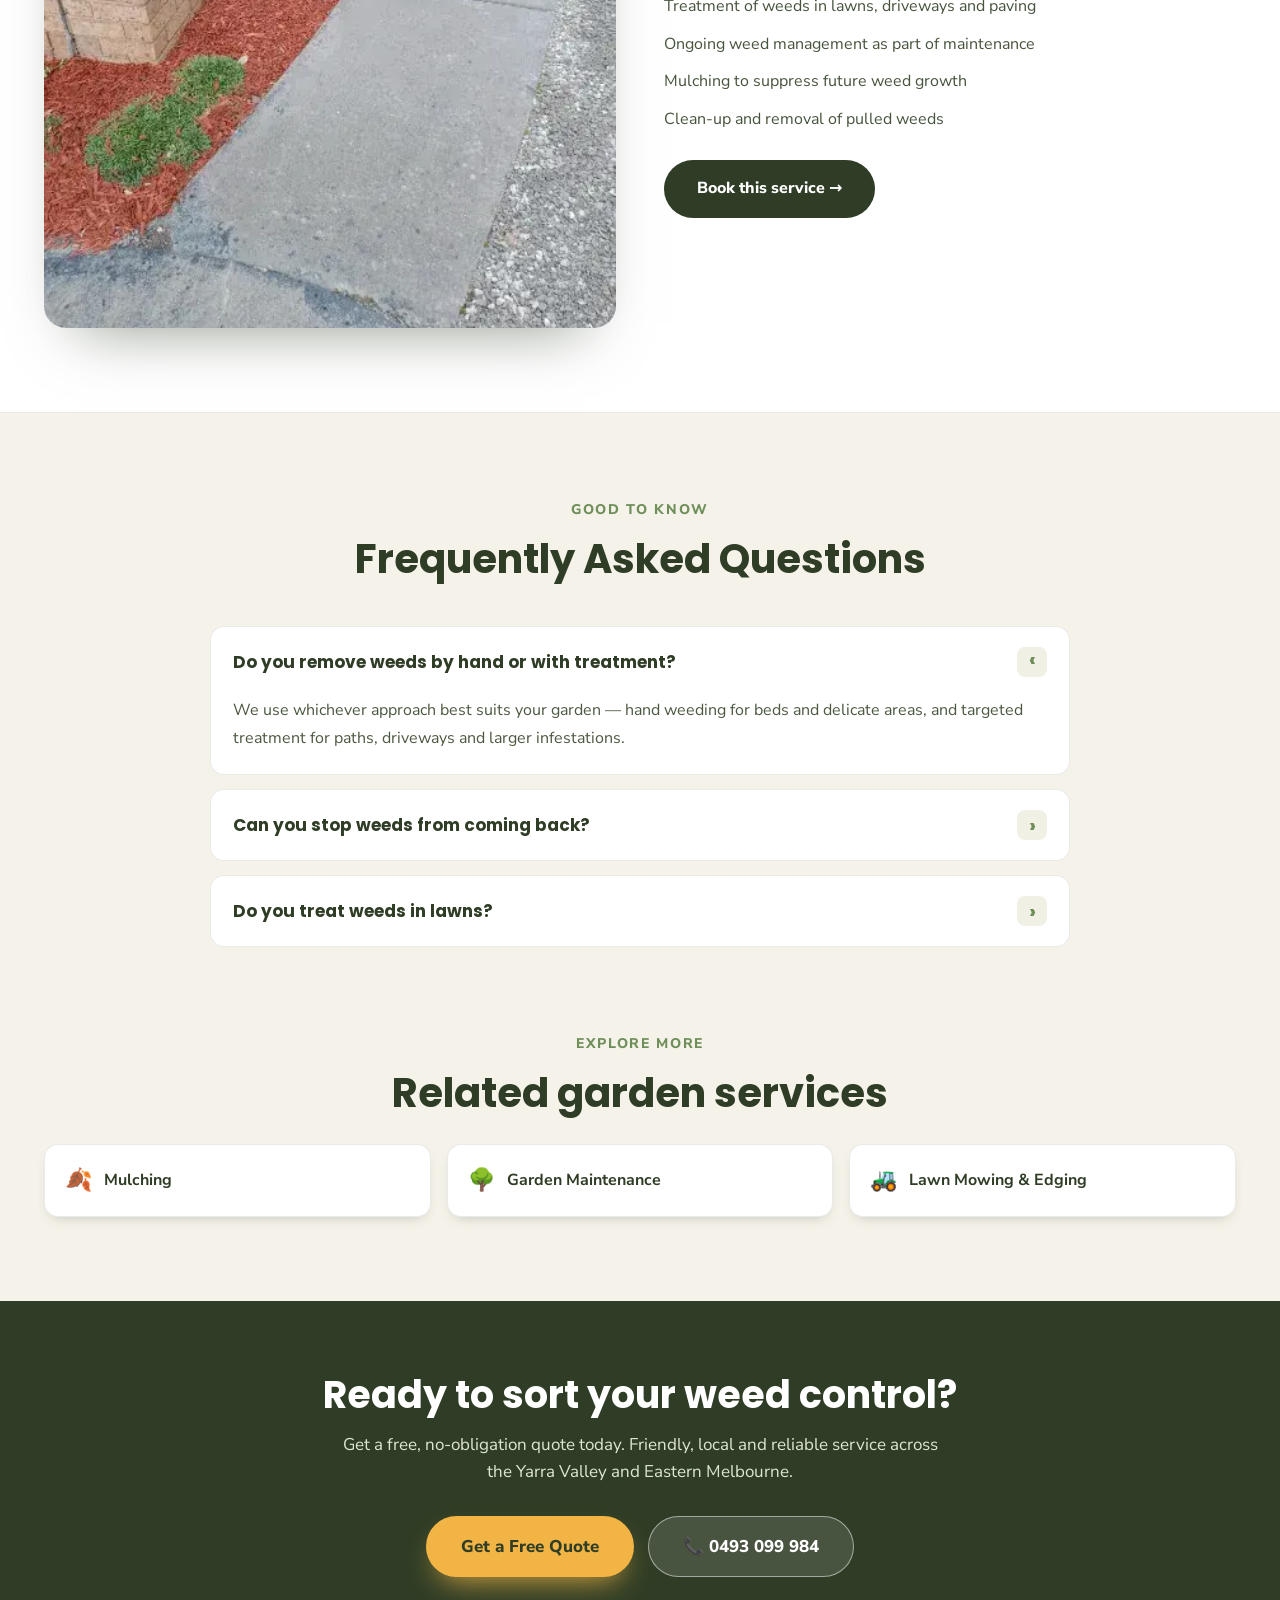
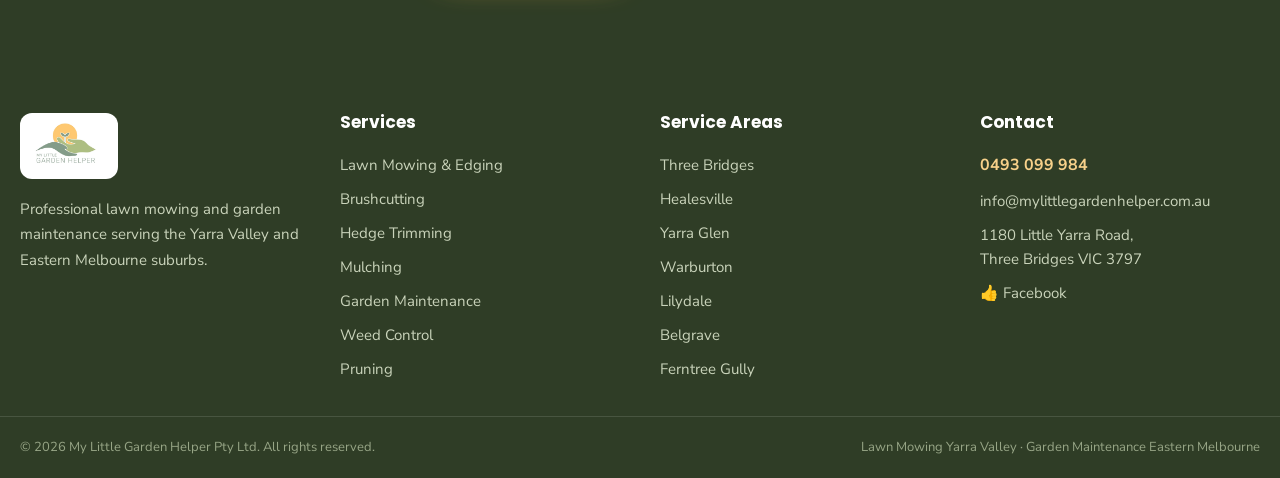
<file: services/weed-control/index.html>
<!DOCTYPE html>
<html lang="en-AU">
<head>
<meta charset="utf-8">
<meta name="viewport" content="width=device-width, initial-scale=1">
<title>Weed Control Yarra Valley | My Little Garden Helper</title>
<meta name="description" content="Effective weed control across the Yarra Valley &amp; Eastern Melbourne. Keep beds, paths &amp; lawns clear and low-maintenance. Free quote: 0493 099 984." />
<link rel="canonical" href="https://www.mylittlegardenhelper.com.au/services/weed-control/" />
<meta name="robots" content="index, follow" />
<meta name="theme-color" content="#2f3d26" />
<meta property="og:type" content="website" />
<meta property="og:site_name" content="My Little Garden Helper" />
<meta property="og:title" content="Weed Control Yarra Valley | My Little Garden Helper" />
<meta property="og:description" content="Effective weed control across the Yarra Valley &amp; Eastern Melbourne. Keep beds, paths &amp; lawns clear and low-maintenance. Free quote: 0493 099 984." />
<meta property="og:url" content="https://www.mylittlegardenhelper.com.au/services/weed-control/" />
<meta property="og:image" content="https://www.mylittlegardenhelper.com.au/assets/weed-control.webp" />
<meta property="og:locale" content="en_AU" />
<meta name="twitter:card" content="summary_large_image" />
<meta name="twitter:title" content="Weed Control Yarra Valley | My Little Garden Helper" />
<meta name="twitter:description" content="Effective weed control across the Yarra Valley &amp; Eastern Melbourne. Keep beds, paths &amp; lawns clear and low-maintenance. Free quote: 0493 099 984." />
<meta name="twitter:image" content="https://www.mylittlegardenhelper.com.au/assets/weed-control.webp" />
<link rel="icon" href="../../assets/favicon.svg" type="image/svg+xml" />
<link rel="preconnect" href="https://fonts.googleapis.com" />
<link rel="preconnect" href="https://fonts.gstatic.com" crossorigin />
<link rel="preload" as="style" href="https://fonts.googleapis.com/css2?family=Poppins:wght@600;700;800&family=Nunito+Sans:wght@400;600;700;800&display=swap" onload="this.onload=null;this.rel='stylesheet'" />
<noscript><link rel="stylesheet" href="https://fonts.googleapis.com/css2?family=Poppins:wght@600;700;800&family=Nunito+Sans:wght@400;600;700;800&display=swap" /></noscript>
<link rel="preload" as="image" href="../../assets/weed-control.webp" fetchpriority="high" />
<style>
/* ===================================================================
   My Little Garden Helper — Brand stylesheet
   Brand kit sourced from the Claude Design homepage:
   Forest #2f3d26 · Leaf #6f8f5a · Gold #f2b545 · Cream #f5f2e9
   Display: Poppins · Body: Nunito Sans
   Webflow-ready: class-based, semantic, no build step.
   =================================================================== */

/* ---------- Design tokens ---------- */
:root {
  /* Brand greens */
  --forest-900: #1f2a16;
  --forest-800: #2f3d26;   /* headings, footer, deep sections */
  --forest-700: #47543c;   /* body text on light */
  --leaf-600:   #556e44;   /* links */
  --leaf-500:   #6f8f5a;   /* primary brand green */
  --leaf-300:   #b9c6a6;
  --leaf-100:   #dfe6d3;

  /* Warm gold accent */
  --gold-500: #f2b545;     /* primary CTA */
  --gold-300: #f7d18a;

  /* Neutrals (warm, green-tinted) */
  --text-body:  #4c5940;
  --text-muted: #6f7a5b;
  --cream:      #f5f2e9;   /* page background */
  --sand:       #eef0e3;   /* alt section */
  --oat:        #f1f0e4;   /* soft chips / hovers */
  --paper:      #faf9f3;   /* inputs */
  --white:      #ffffff;
  --line:       rgba(47, 61, 38, 0.10);

  /* Status */
  --before-red: #b4472f;

  /* Type */
  --font-display: 'Poppins', system-ui, -apple-system, sans-serif;
  --font-body:    'Nunito Sans', system-ui, -apple-system, sans-serif;

  /* Radii */
  --radius-sm: 10px;
  --radius-md: 14px;
  --radius-lg: 18px;
  --radius-xl: 22px;
  --radius-pill: 999px;

  /* Elevation (green-tinted) */
  --shadow-sm: 0 6px 14px -8px rgba(47, 61, 38, 0.35);
  --shadow-md: 0 18px 40px -30px rgba(47, 61, 38, 0.5);
  --shadow-lg: 0 30px 60px -34px rgba(47, 61, 38, 0.6);
  --shadow-gold: 0 14px 30px -12px rgba(242, 181, 69, 0.9);

  /* Layout */
  --container: 1240px;
}

/* ---------- Reset / base ---------- */
* { box-sizing: border-box; }
html { scroll-behavior: smooth; -webkit-text-size-adjust: 100%; }
body {
  margin: 0;
  font-family: var(--font-body);
  color: var(--forest-700);
  background: var(--cream);
  line-height: 1.6;
  -webkit-font-smoothing: antialiased;
  overflow-x: hidden;
}
h1, h2, h3, h4 { font-family: var(--font-display); color: var(--forest-800); margin: 0; line-height: 1.15; }
p { margin: 0; }
img { display: block; max-width: 100%; height: auto; }
a { color: var(--leaf-600); text-decoration: none; transition: color .2s ease; }
a:hover { color: var(--gold-500); }
ul { margin: 0; padding: 0; list-style: none; }
input, select, textarea, button { font-family: inherit; }
:focus-visible { outline: 3px solid var(--gold-500); outline-offset: 2px; border-radius: 4px; }

/* ---------- Layout helpers ---------- */
.container { max-width: var(--container); margin: 0 auto; padding: 0 24px; }
.section { padding: 84px 0; }
.section--tight { padding: 56px 0; }
.eyebrow {
  display: inline-block;
  color: var(--leaf-500);
  font-weight: 800;
  letter-spacing: .12em;
  text-transform: uppercase;
  font-size: 14px;
}
.eyebrow--gold { color: var(--gold-300); }
.section-head { text-align: center; max-width: 720px; margin: 0 auto 44px; }
.section-title { font-size: clamp(28px, 3.4vw, 40px); margin-top: 14px; text-wrap: balance; }
.section-intro { font-size: 17px; line-height: 1.65; margin-top: 14px; color: var(--text-body); }
.text-center { text-align: center; }

/* ---------- Buttons ---------- */
.btn {
  display: inline-flex; align-items: center; justify-content: center; gap: 10px;
  padding: 15px 32px;
  font-weight: 800; font-size: 16px;
  border-radius: var(--radius-pill);
  border: 1px solid transparent;
  cursor: pointer;
  transition: transform .2s ease, background .2s ease, color .2s ease, box-shadow .2s ease;
  text-align: center;
}
.btn:hover { transform: translateY(-2px); }
.btn--gold { background: var(--gold-500); color: var(--forest-800); box-shadow: var(--shadow-gold); }
.btn--gold:hover { background: var(--forest-800); color: var(--white); }
.btn--dark { background: var(--forest-800); color: var(--white); }
.btn--dark:hover { background: var(--leaf-500); color: var(--white); }
.btn--outline { background: rgba(255,255,255,0.12); border-color: rgba(255,255,255,0.5); color: var(--white); }
.btn--outline:hover { background: rgba(255,255,255,0.22); color: var(--white); }
.btn--lg { padding: 16px 34px; font-size: 17px; }

/* ---------- Top bar ---------- */
.topbar { background: var(--forest-800); color: var(--leaf-100); font-size: 14px; }
.topbar__inner {
  display: flex; flex-wrap: wrap; gap: 8px 26px; align-items: center; justify-content: space-between;
  padding: 9px 0;
}
.topbar__group { display: flex; flex-wrap: wrap; gap: 8px 26px; align-items: center; }
.topbar a { display: inline-flex; align-items: center; gap: 8px; }
.topbar__phone { color: var(--gold-300); font-weight: 700; }
.topbar__phone:hover { color: var(--white); }
.topbar__email { color: var(--leaf-100); }
.topbar__email:hover { color: var(--white); }
.topbar__loc { display: inline-flex; align-items: center; gap: 8px; color: var(--leaf-300); }

/* ---------- Header / nav ---------- */
.site-header {
  position: sticky; top: 0; z-index: 60;
  background: rgba(255,255,255,0.97);
  border-bottom: 1px solid var(--line);
}
.site-header__inner {
  display: flex; align-items: center; justify-content: space-between; gap: 20px;
  padding: 12px 0;
}
.logo { display: flex; align-items: center; }
.logo img { height: 58px; width: auto; }
.nav { display: flex; align-items: center; gap: 4px; }
.nav__link {
  padding: 10px 16px; font-weight: 700; color: var(--forest-800);
  border-radius: 8px;
}
.nav__link:hover, .nav__link[aria-current="page"] { color: var(--leaf-500); background: var(--oat); }

.nav__item { position: relative; }
.nav__toggle { display: inline-flex; align-items: center; gap: 6px; background: none; border: none; }
.nav__caret { font-size: 11px; color: var(--leaf-500); }
.nav__dropdown {
  position: absolute; top: 100%; left: 0; padding-top: 8px; width: 300px;
  opacity: 0; visibility: hidden; transform: translateY(6px);
  transition: opacity .18s ease, transform .18s ease, visibility .18s;
}
.nav__item:hover .nav__dropdown, .nav__item:focus-within .nav__dropdown {
  opacity: 1; visibility: visible; transform: translateY(0);
}
.nav__menu {
  background: var(--white); border: 1px solid var(--line); border-radius: var(--radius-md);
  box-shadow: 0 24px 48px -20px rgba(47,61,38,0.35); padding: 8px;
}
.nav__menu a {
  display: flex; align-items: center; gap: 12px; padding: 11px 12px;
  border-radius: var(--radius-sm); color: var(--forest-800); font-weight: 600;
}
.nav__menu a:hover { background: var(--oat); color: var(--leaf-600); }
.nav__menu .ico { font-size: 18px; }
.nav__cta { margin-left: 10px; padding: 12px 24px; }

.nav-toggle {
  display: none; background: var(--forest-800); color: #fff; border: none;
  width: 46px; height: 46px; border-radius: var(--radius-sm); font-size: 20px; cursor: pointer;
}
.mobile-nav { display: none; border-top: 1px solid var(--line); background: var(--white); padding: 12px 0 20px; }
.mobile-nav.is-open { display: block; animation: fadeUp .2s ease both; }
.mobile-nav a { display: block; padding: 12px 4px; font-weight: 700; color: var(--forest-800); }
.mobile-nav__label {
  padding: 12px 4px 6px; font-weight: 800; color: var(--leaf-500);
  font-size: 13px; letter-spacing: .05em; text-transform: uppercase;
}
.mobile-nav__svc { display: flex !important; gap: 10px; padding: 10px 4px !important; color: var(--text-body) !important; font-weight: 600 !important; }
.mobile-nav__sep { border-top: 1px solid #eee; }
.mobile-nav__cta { text-align: center; margin-top: 14px; padding: 14px; background: var(--gold-500); color: var(--forest-800) !important; border-radius: var(--radius-pill); }

/* ---------- Hero ---------- */
.hero { position: relative; }
.hero__bg { position: absolute; inset: 0; background-size: cover; background-position: center; }
.hero__overlay {
  position: absolute; inset: 0;
  background: linear-gradient(100deg, rgba(31,42,22,0.86) 0%, rgba(31,42,22,0.62) 42%, rgba(31,42,22,0.12) 100%);
}
.hero__inner { position: relative; padding: 96px 0 108px; }
.hero__content { max-width: 660px; animation: fadeUp .7s ease both; }
.hero__badge {
  display: inline-flex; align-items: center; gap: 8px;
  background: rgba(242,181,69,0.2); border: 1px solid rgba(242,181,69,0.5);
  color: var(--gold-300); font-weight: 700; font-size: 14px;
  padding: 8px 16px; border-radius: var(--radius-pill);
}
.hero__title { color: #fff; font-size: clamp(38px, 5.4vw, 62px); line-height: 1.05; font-weight: 800; margin: 22px 0 0; text-wrap: balance; }
.hero__text { color: #e7ecdd; font-size: clamp(17px, 1.5vw, 20px); line-height: 1.6; margin-top: 20px; max-width: 560px; }
.hero__text strong { color: #fff; }
.hero__actions { display: flex; flex-wrap: wrap; gap: 14px; margin-top: 32px; }
.hero__stats { display: flex; flex-wrap: wrap; gap: 28px; margin-top: 40px; }
.hero__stat-num { color: var(--gold-300); font-size: 30px; font-family: var(--font-display); font-weight: 800; }
.hero__stat-label { color: #cfd8c1; font-size: 14px; }
.hero__divider { width: 1px; background: rgba(255,255,255,0.25); }

/* Compact page hero (interior pages) */
.page-hero { position: relative; }
.page-hero__bg { position: absolute; inset: 0; background-size: cover; background-position: center; }
.page-hero__overlay { position: absolute; inset: 0; background: linear-gradient(120deg, rgba(31,42,22,0.9) 0%, rgba(31,42,22,0.72) 55%, rgba(31,42,22,0.55) 100%); }
.page-hero__inner { position: relative; padding: 72px 0 78px; max-width: 760px; animation: fadeUp .6s ease both; }
.page-hero__title { color: #fff; font-size: clamp(32px, 4.4vw, 52px); font-weight: 800; margin-top: 16px; text-wrap: balance; }
.page-hero__text { color: #e7ecdd; font-size: clamp(16px, 1.4vw, 19px); line-height: 1.6; margin-top: 18px; }
.breadcrumb { color: var(--leaf-300); font-size: 14px; font-weight: 600; }
.breadcrumb a { color: var(--leaf-300); }
.breadcrumb a:hover { color: var(--gold-300); }

/* ---------- Feature strip ---------- */
.feature-strip { background: var(--leaf-500); }
.feature-strip__grid {
  display: grid; grid-template-columns: repeat(auto-fit, minmax(230px, 1fr)); gap: 14px;
  padding: 26px 0;
}
.feature { display: flex; align-items: center; gap: 14px; color: #fff; }
.feature__ico { font-size: 26px; }
.feature__title { font-weight: 800; font-family: var(--font-display); }
.feature__text { font-size: 14px; color: #e3ecd7; }

/* ---------- Intro block ---------- */
.intro { max-width: 900px; margin: 0 auto; text-align: center; }
.intro p { font-size: 18px; line-height: 1.7; margin-top: 20px; color: var(--text-body); }
.intro strong { color: var(--forest-800); }

/* ---------- Service cards ---------- */
.services-grid { display: grid; grid-template-columns: repeat(auto-fill, minmax(300px, 1fr)); gap: 24px; }
.service-card {
  background: var(--white); border: 1px solid rgba(47,61,38,0.08);
  border-radius: var(--radius-lg); overflow: hidden; box-shadow: var(--shadow-md);
  display: flex; flex-direction: column;
  transition: transform .25s ease, box-shadow .25s ease;
}
.service-card:hover { transform: translateY(-6px); box-shadow: 0 28px 50px -28px rgba(47,61,38,0.55); }
.service-card__media { height: 200px; overflow: hidden; position: relative; }
.service-card__media img { width: 100%; height: 100%; object-fit: cover; transition: transform .5s ease; }
.service-card:hover .service-card__media img { transform: scale(1.06); }
.service-card__icon {
  position: absolute; top: 14px; left: 14px; background: rgba(255,255,255,0.94);
  width: 46px; height: 46px; border-radius: 12px; display: grid; place-items: center;
  font-size: 22px; box-shadow: 0 6px 14px -8px rgba(0,0,0,0.5);
}
.service-card__body { padding: 22px 22px 24px; flex: 1; display: flex; flex-direction: column; }
.service-card__body h3 { font-size: 21px; }
.service-card__body p { font-size: 15px; line-height: 1.6; margin-top: 10px; color: var(--text-body); flex: 1; }
.service-card__link { margin-top: 16px; font-weight: 800; color: var(--leaf-500); display: inline-flex; align-items: center; gap: 6px; transition: gap .2s ease, color .2s ease; }
.service-card__link:hover { gap: 12px; color: var(--gold-500); }

/* ---------- About ---------- */
.about-grid { display: grid; grid-template-columns: repeat(auto-fit, minmax(320px, 1fr)); gap: 56px; align-items: center; }
.about__media { position: relative; }
.about__media img { width: 100%; border-radius: var(--radius-xl); box-shadow: var(--shadow-lg); }
.about__badge {
  position: absolute; bottom: -22px; right: -12px; background: var(--gold-500); color: var(--forest-800);
  padding: 18px 24px; border-radius: var(--radius-md); box-shadow: 0 20px 40px -18px rgba(242,181,69,0.8); max-width: 220px;
}
.about__badge-title { font-family: var(--font-display); font-weight: 800; font-size: 20px; }
.about__badge-text { font-size: 14px; margin-top: 2px; }
.about__body p { font-size: 17px; line-height: 1.7; margin-top: 16px; color: var(--text-body); }
.checklist { display: grid; grid-template-columns: 1fr 1fr; gap: 14px; margin-top: 26px; }
.checklist li { display: flex; gap: 10px; align-items: flex-start; font-weight: 600; }
.checklist .tick { color: var(--leaf-500); font-weight: 800; }

/* ---------- Before / after ---------- */
.ba-grid { display: grid; grid-template-columns: repeat(auto-fit, minmax(300px, 1fr)); gap: 24px; }
.ba-card { position: relative; border-radius: var(--radius-lg); overflow: hidden; box-shadow: 0 20px 44px -30px rgba(47,61,38,0.6); }
.ba-card img { width: 100%; height: 380px; object-fit: cover; }
.ba-badge { position: absolute; top: 16px; left: 16px; color: #fff; font-weight: 800; padding: 8px 18px; border-radius: var(--radius-pill); font-size: 14px; letter-spacing: .05em; }
.ba-badge--before { background: var(--before-red); }
.ba-badge--after { background: var(--leaf-500); }

/* ---------- Before / after comparison slider ---------- */
.ba-slider {
  --pos: 50%;
  position: relative; width: 100%; max-width: 960px; margin: 0 auto;
  aspect-ratio: 16 / 10; border-radius: var(--radius-lg); overflow: hidden;
  box-shadow: var(--shadow-lg); user-select: none; touch-action: pan-y;
  cursor: ew-resize; background: var(--forest-800);
}
.ba-slider__img {
  position: absolute; inset: 0; width: 100%; height: 100%;
  object-fit: cover; object-position: center 58%; pointer-events: none;
  -webkit-user-drag: none;
}
.ba-slider__before { z-index: 2; clip-path: inset(0 calc(100% - var(--pos)) 0 0); }
.ba-slider__divider {
  position: absolute; top: 0; bottom: 0; left: var(--pos); width: 3px; z-index: 3;
  background: #fff; transform: translateX(-50%); box-shadow: 0 0 0 1px rgba(47,61,38,0.15);
  pointer-events: none;
}
.ba-slider__handle {
  position: absolute; top: 50%; left: var(--pos); transform: translate(-50%, -50%);
  width: 54px; height: 54px; border-radius: 999px; background: #fff; color: var(--leaf-500);
  border: none; display: grid; place-items: center; font-size: 22px; font-weight: 800;
  box-shadow: 0 6px 18px -4px rgba(47,61,38,0.5); z-index: 4; cursor: grab; touch-action: none;
}
.ba-slider__handle:active { cursor: grabbing; }
.ba-slider__handle:focus-visible { outline: 3px solid var(--gold-500); outline-offset: 3px; }
.ba-slider__tag {
  position: absolute; top: 16px; z-index: 3; pointer-events: none;
  color: #fff; font-weight: 800; padding: 8px 18px; border-radius: var(--radius-pill);
  font-size: 14px; letter-spacing: .05em; font-family: var(--font-body);
}
.ba-slider__tag--before { left: 16px; background: var(--before-red); }
.ba-slider__tag--after  { right: 16px; background: var(--leaf-500); }
.ba-slider__hint {
  position: absolute; left: 50%; bottom: 16px; transform: translateX(-50%); z-index: 3;
  background: rgba(31,42,22,0.7); color: #fff; font-size: 13px; font-weight: 700;
  padding: 7px 16px; border-radius: var(--radius-pill); pointer-events: none;
  backdrop-filter: blur(4px); transition: opacity .3s ease;
}
.ba-slider.is-touched .ba-slider__hint { opacity: 0; }
@media (max-width: 640px) { .ba-slider { aspect-ratio: 4 / 3; } .ba-slider__handle { width: 46px; height: 46px; } }

/* ---------- Dark media section (areas) ---------- */
.media-section { position: relative; }
.media-section__bg { position: absolute; inset: 0; background-size: cover; background-position: center; }
.media-section__overlay { position: absolute; inset: 0; background: linear-gradient(180deg, rgba(31,42,22,0.9), rgba(31,42,22,0.78)); }
.media-section__inner { position: relative; text-align: center; padding: 84px 0; }
.media-section__title { color: #fff; font-size: clamp(28px, 3.4vw, 40px); margin-top: 14px; }
.media-section__text { color: var(--leaf-100); font-size: 17px; line-height: 1.65; margin: 16px auto 0; max-width: 640px; }
.chips { display: flex; flex-wrap: wrap; justify-content: center; gap: 12px; margin-top: 34px; }
.chip {
  background: rgba(255,255,255,0.1); border: 1px solid rgba(255,255,255,0.28); color: #fff;
  font-weight: 700; padding: 11px 22px; border-radius: var(--radius-pill); backdrop-filter: blur(4px);
}

/* ---------- FAQ ---------- */
.faq { max-width: 860px; margin: 0 auto; }
.faq__list { display: flex; flex-direction: column; gap: 14px; }
.faq__item { background: var(--white); border: 1px solid var(--line); border-radius: var(--radius-md); overflow: hidden; }
.faq__q {
  width: 100%; text-align: left; background: none; border: none;
  padding: 20px 22px; display: flex; align-items: center; justify-content: space-between; gap: 16px; cursor: pointer;
  font-family: var(--font-display); font-weight: 700; font-size: 17px; color: var(--forest-800);
}
.faq__sign { flex: none; width: 30px; height: 30px; border-radius: 8px; background: var(--oat); color: var(--leaf-500); font-weight: 800; font-size: 20px; display: grid; place-items: center; transition: transform .2s ease; }
.faq__item.is-open .faq__sign { transform: rotate(180deg); }
.faq__a { max-height: 0; overflow: hidden; transition: max-height .3s ease; }
.faq__a-inner { padding: 0 22px 22px; font-size: 16px; line-height: 1.7; color: var(--text-body); }

/* ---------- Contact ---------- */
.contact-section { background: var(--sand); }
.contact-grid { display: grid; grid-template-columns: repeat(auto-fit, minmax(320px, 1fr)); gap: 48px; }
.contact-methods { display: flex; flex-direction: column; gap: 18px; margin-top: 30px; }
.contact-method { display: flex; gap: 16px; align-items: center; }
.contact-method__ico { width: 52px; height: 52px; border-radius: var(--radius-md); background: var(--leaf-500); color: #fff; display: grid; place-items: center; font-size: 22px; flex: none; }
.contact-method__label { display: block; font-size: 13px; color: var(--text-muted); font-weight: 700; text-transform: uppercase; letter-spacing: .05em; }
.contact-method__value { display: block; font-family: var(--font-display); font-weight: 700; font-size: 18px; color: var(--forest-800); word-break: break-word; }
.social-link { display: inline-flex; align-items: center; gap: 10px; margin-top: 26px; font-weight: 800; color: var(--forest-800); }
.social-link:hover { color: var(--gold-500); }

.quote-card { background: var(--white); border-radius: var(--radius-xl); padding: 30px; box-shadow: var(--shadow-lg); }
.quote-card h2, .quote-card h3 { font-size: 22px; margin-bottom: 4px; }
.quote-card__note { font-size: 14px; color: var(--text-muted); margin-bottom: 18px; }
.field { display: block; margin-top: 14px; }
.field__label { display: block; font-size: 13px; font-weight: 700; color: var(--text-body); margin-bottom: 6px; }
.field__row { display: grid; grid-template-columns: 1fr 1fr; gap: 14px; }
.input, .select, .textarea {
  width: 100%; padding: 12px 14px; border: 1px solid rgba(47,61,38,0.18);
  border-radius: var(--radius-sm); font-size: 15px; background: var(--paper); color: var(--forest-800);
  transition: border-color .2s ease, box-shadow .2s ease;
}
.input:focus, .select:focus, .textarea:focus { outline: none; border-color: var(--leaf-500); box-shadow: 0 0 0 3px rgba(111,143,90,0.18); }
.textarea { resize: vertical; }
.form-success { text-align: center; padding: 40px 10px; }
.form-success__ico { font-size: 54px; }
.form-success h3 { font-size: 24px; margin-top: 12px; }
.form-success p { font-size: 16px; line-height: 1.6; margin-top: 10px; color: var(--text-body); }
.is-hidden { display: none !important; }

/* ---------- CTA band ---------- */
.cta-band { background: var(--forest-800); }
.cta-band__inner { text-align: center; padding: 72px 0; }
.cta-band__title { color: #fff; font-size: clamp(26px, 3.2vw, 38px); }
.cta-band__text { color: var(--leaf-100); font-size: 17px; line-height: 1.6; margin: 14px auto 30px; max-width: 620px; }
.cta-band__actions { display: flex; flex-wrap: wrap; gap: 14px; justify-content: center; }

/* ---------- Content prose (service/about pages) ---------- */
.prose { max-width: 760px; }
.prose p { font-size: 17px; line-height: 1.75; margin-top: 18px; color: var(--text-body); }
.prose h2 { font-size: clamp(24px, 3vw, 34px); margin-top: 40px; }
.prose h3 { font-size: 22px; margin-top: 28px; }
.prose ul.bullets { margin-top: 18px; display: flex; flex-direction: column; gap: 12px; }
.prose ul.bullets li { position: relative; padding-left: 30px; font-size: 17px; line-height: 1.6; color: var(--text-body); }
.prose ul.bullets li::before { content: "✔"; position: absolute; left: 0; color: var(--leaf-500); font-weight: 800; }
.split { display: grid; grid-template-columns: repeat(auto-fit, minmax(320px, 1fr)); gap: 48px; align-items: center; }
.split__media img { width: 100%; border-radius: var(--radius-xl); box-shadow: var(--shadow-lg); }

/* Related services */
.related-grid { display: grid; grid-template-columns: repeat(auto-fit, minmax(220px, 1fr)); gap: 16px; }
.related-card {
  display: flex; align-items: center; gap: 12px; padding: 18px 20px;
  background: var(--white); border: 1px solid var(--line); border-radius: var(--radius-md);
  font-weight: 700; color: var(--forest-800); box-shadow: var(--shadow-sm);
  transition: transform .2s ease, box-shadow .2s ease;
}
.related-card:hover { transform: translateY(-4px); box-shadow: var(--shadow-md); color: var(--leaf-600); }
.related-card .ico { font-size: 22px; }

/* ---------- Footer ---------- */
.site-footer { background: var(--forest-800); color: #c9d3ba; }
.site-footer__grid { display: grid; grid-template-columns: repeat(auto-fit, minmax(220px, 1fr)); gap: 40px; padding: 64px 0 30px; }
.site-footer h4 { color: #fff; font-size: 17px; margin-bottom: 16px; }
.site-footer p { font-size: 15px; line-height: 1.7; margin-top: 18px; max-width: 300px; }
.footer-logo { height: 66px; width: auto; background: #fff; padding: 10px 14px; border-radius: 12px; }
.site-footer a { display: block; color: #c9d3ba; padding: 5px 0; font-size: 15px; }
.site-footer a:hover { color: var(--gold-300); }
.site-footer .footer-span { display: block; color: #c9d3ba; padding: 5px 0; font-size: 15px; }
.footer-phone { color: var(--gold-300) !important; font-weight: 700; font-size: 16px !important; }
.site-footer__bottom { border-top: 1px solid rgba(255,255,255,0.12); }
.site-footer__bottom-inner { display: flex; flex-wrap: wrap; gap: 8px 20px; justify-content: space-between; padding: 20px 0; font-size: 13px; color: #97a586; }

/* ---------- Reveal on scroll ---------- */
.reveal { opacity: 0; transform: translateY(24px); transition: opacity .7s ease, transform .7s ease; }
.reveal.is-visible { opacity: 1; transform: translateY(0); }

/* ---------- Animations ---------- */
@keyframes fadeUp { from { opacity: 0; transform: translateY(24px); } to { opacity: 1; transform: translateY(0); } }

/* ---------- Responsive ---------- */
@media (max-width: 900px) {
  .nav { display: none; }
  .nav-toggle { display: block; }
  .section { padding: 60px 0; }
  .about-grid, .split { gap: 40px; }
  .about__badge { position: static; margin-top: 18px; max-width: none; }
  .hero__inner { padding: 72px 0 84px; }
}
@media (max-width: 560px) {
  .checklist { grid-template-columns: 1fr; }
  .field__row { grid-template-columns: 1fr; }
  .hero__stats { gap: 18px; }
  .container { padding: 0 18px; }
}

/* ---------- Reduced motion ---------- */
@media (prefers-reduced-motion: reduce) {
  * { animation-duration: .001ms !important; transition-duration: .001ms !important; scroll-behavior: auto !important; }
  .reveal { opacity: 1; transform: none; }
}

</style>
<script type="application/ld+json">{"@context":"https://schema.org","@type":"BreadcrumbList","itemListElement":[{"@type":"ListItem","position":1,"name":"Home","item":"https://www.mylittlegardenhelper.com.au/"},{"@type":"ListItem","position":2,"name":"Services","item":"https://www.mylittlegardenhelper.com.au/services/"},{"@type":"ListItem","position":3,"name":"Weed Control","item":"https://www.mylittlegardenhelper.com.au/services/weed-control/"}]}</script>
<script type="application/ld+json">{"@context":"https://schema.org","@type":"Service","serviceType":"Weed Control","provider":{"@type":"LocalBusiness","name":"My Little Garden Helper Pty Ltd","telephone":"+61493099984","url":"https://www.mylittlegardenhelper.com.au/"},"areaServed":["Yarra Valley","Three Bridges","Healesville","Yarra Glen","Warburton","Lilydale","Belgrave","Ferntree Gully","Eastern Melbourne"],"url":"https://www.mylittlegardenhelper.com.au/services/weed-control/"}</script>
<script type="application/ld+json">{"@context":"https://schema.org","@type":"FAQPage","mainEntity":[{"@type":"Question","name":"Do you remove weeds by hand or with treatment?","acceptedAnswer":{"@type":"Answer","text":"We use whichever approach best suits your garden — hand weeding for beds and delicate areas, and targeted treatment for paths, driveways and larger infestations."}},{"@type":"Question","name":"Can you stop weeds from coming back?","acceptedAnswer":{"@type":"Answer","text":"We can greatly reduce them. Pairing weed removal with mulching and regular maintenance keeps beds and paths clear and makes your garden much lower-maintenance."}},{"@type":"Question","name":"Do you treat weeds in lawns?","acceptedAnswer":{"@type":"Answer","text":"Yes — we can help manage weeds in lawns as part of a lawn care or maintenance package so your turf stays thick, green and healthy."}}]}</script>
</head>
<body>
<!-- TOP BAR -->
<div class="topbar">
  <div class="container topbar__inner">
    <div class="topbar__group">
      <a href="tel:+61493099984" class="topbar__phone">📞 0493 099 984</a>
      <a href="mailto:info@mylittlegardenhelper.com.au" class="topbar__email">✉ info@mylittlegardenhelper.com.au</a>
    </div>
    <div class="topbar__loc">📍 Serving the Yarra Valley &amp; Eastern Melbourne</div>
  </div>
</div>

<!-- HEADER -->
<header class="site-header">
  <div class="container site-header__inner">
    <a href="../../" class="logo" aria-label="My Little Garden Helper home">
      <img decoding="async" src="../../assets/logo.webp" alt="My Little Garden Helper — lawn mowing and garden services Yarra Valley" width="180" height="58" />
    </a>
    <nav class="nav" aria-label="Primary">
      <a href="../../" class="nav__link">Home</a>
      <div class="nav__item">
        <a href="../../services/" class="nav__link nav__toggle" aria-current="page">Services <span class="nav__caret">▾</span></a>
        <div class="nav__dropdown">
          <div class="nav__menu">
            <a href="../../services/lawn-mowing/"><span class="ico">🚜</span>Lawn Mowing &amp; Edging</a>
            <a href="../../services/brushcutting/"><span class="ico">🌾</span>Brushcutting</a>
            <a href="../../services/hedge-trimming/"><span class="ico">✂️</span>Hedge Trimming</a>
            <a href="../../services/mulching/"><span class="ico">🍂</span>Mulching</a>
            <a href="../../services/garden-maintenance/"><span class="ico">🌳</span>Garden Maintenance</a>
            <a href="../../services/weed-control/"><span class="ico">🌱</span>Weed Control</a>
            <a href="../../services/pruning/"><span class="ico">🌿</span>Pruning</a>
          </div>
        </div>
      </div>
      <a href="../../about/" class="nav__link">About</a>
      <a href="../../contact/" class="nav__link">Contact</a>
      <a href="../../contact/" class="btn btn--gold nav__cta">Get Quote</a>
    </nav>
    <button class="nav-toggle" data-nav-toggle aria-label="Toggle menu" aria-expanded="false">☰</button>
  </div>
  <div class="mobile-nav" data-mobile-nav>
    <div class="container">
      <a href="../../">Home</a>
      <div class="mobile-nav__label">Services</div>
      <a href="../../services/lawn-mowing/" class="mobile-nav__svc">🚜 Lawn Mowing &amp; Edging</a>
      <a href="../../services/brushcutting/" class="mobile-nav__svc">🌾 Brushcutting</a>
      <a href="../../services/hedge-trimming/" class="mobile-nav__svc">✂️ Hedge Trimming</a>
      <a href="../../services/mulching/" class="mobile-nav__svc">🍂 Mulching</a>
      <a href="../../services/garden-maintenance/" class="mobile-nav__svc">🌳 Garden Maintenance</a>
      <a href="../../services/weed-control/" class="mobile-nav__svc">🌱 Weed Control</a>
      <a href="../../services/pruning/" class="mobile-nav__svc">🌿 Pruning</a>
      <a href="../../about/" class="mobile-nav__sep">About</a>
      <a href="../../contact/" class="mobile-nav__sep">Contact</a>
      <a href="../../contact/" class="mobile-nav__cta">Get a Free Quote</a>
    </div>
  </div>
</header>

<main>

<section class="page-hero">
  <div class="page-hero__bg" style="background-image: url('../../assets/weed-control.webp');"></div>
  <div class="page-hero__overlay"></div>
  <div class="container">
    <div class="page-hero__inner">
      <nav class="breadcrumb" aria-label="Breadcrumb"><a href="../../">Home</a> › <a href="../../services/">Services</a> › <span>Weed Control</span></nav>
      <span class="eyebrow eyebrow--gold" style="margin-top:14px;">Clear beds, paths &amp; lawns</span>
      <h1 class="page-hero__title">Weed Control in the Yarra Valley</h1>
      <p class="page-hero__text">Effective weed control to keep beds, paths and lawns clear — so your garden stays low-maintenance and looking its best.</p>
      <div class="hero__actions" style="margin-top:26px;">
        <a href="../../contact/" class="btn btn--gold btn--lg">Get a Free Quote</a>
        <a href="tel:+61493099984" class="btn btn--outline btn--lg">📞 0493 099 984</a>
      </div>
    </div>
  </div>
</section>

<section class="feature-strip">
  <div class="container feature-strip__grid">
    <div class="feature"><span class="feature__ico">🌿</span><div><div class="feature__title">Local &amp; Reliable</div><div class="feature__text">Based in Three Bridges</div></div></div>
    <div class="feature"><span class="feature__ico">💬</span><div><div class="feature__title">Free Quotes</div><div class="feature__text">No obligation, ever</div></div></div>
    <div class="feature"><span class="feature__ico">📅</span><div><div class="feature__title">Flexible Visits</div><div class="feature__text">One-off or ongoing</div></div></div>
    <div class="feature"><span class="feature__ico">✔</span><div><div class="feature__title">Tidy Finish</div><div class="feature__text">We clean up every time</div></div></div>
  </div>
</section>

<section class="section">
  <div class="container">
    <div class="prose reveal" style="margin: 0 auto; text-align: center; max-width: 820px;">
      <span class="eyebrow">Weed Control · Yarra Valley</span>
      <p>Weeds compete with your plants, spread quickly and make a garden look neglected. Our <strong>weed control in the Yarra Valley</strong> keeps them in check so your garden stays tidy and healthy.</p>
      <p>We manage weeds across garden beds, paths, driveways and lawns throughout the Yarra Valley and Eastern Melbourne, and can pair it with mulching for lasting, low-maintenance results.</p>
    </div>
  </div>
</section>

<section class="section" style="background: var(--white); border-top: 1px solid var(--line); border-bottom: 1px solid var(--line);">
  <div class="container split">
    <div class="split__media reveal">
      <img decoding="async" src="../../assets/weed-control.webp" alt="Weed Control in the Yarra Valley by My Little Garden Helper" loading="lazy" />
    </div>
    <div class="reveal">
      <span class="eyebrow">What's included</span>
      <h2 class="section-title" style="text-align:left; margin-top:14px;">Stay on top of weeds for good</h2>
        <p>Left alone, weeds seed and spread fast through our mild Yarra Valley climate. Regular attention keeps them from taking over and protects the plants you want to thrive.</p>
        <p>We combine hands-on removal with prevention — like mulching and routine visits — to keep your garden clear with far less effort.</p>
      <ul class="bullets" style="margin-top:22px; display:flex; flex-direction:column; gap:12px; list-style:none; padding:0;">
          <li>Removal of weeds from beds, borders and paths</li>
          <li>Treatment of weeds in lawns, driveways and paving</li>
          <li>Ongoing weed management as part of maintenance</li>
          <li>Mulching to suppress future weed growth</li>
          <li>Clean-up and removal of pulled weeds</li>
      </ul>
      <a href="../../contact/" class="btn btn--dark" style="margin-top:28px;">Book this service →</a>
    </div>
  </div>
</section>

<section class="section" id="faq">
  <div class="container">
    <div class="section-head reveal">
      <span class="eyebrow">Good to know</span>
      <h2 class="section-title">Frequently Asked Questions</h2>
    </div>
    <div class="faq reveal">
      <div class="faq__list">
        <div class="faq__item is-open">
          <button class="faq__q" aria-expanded="true">Do you remove weeds by hand or with treatment?<span class="faq__sign">›</span></button>
          <div class="faq__a" style="max-height: 400px;"><div class="faq__a-inner">We use whichever approach best suits your garden — hand weeding for beds and delicate areas, and targeted treatment for paths, driveways and larger infestations.</div></div>
        </div>
        <div class="faq__item">
          <button class="faq__q" aria-expanded="false">Can you stop weeds from coming back?<span class="faq__sign">›</span></button>
          <div class="faq__a"><div class="faq__a-inner">We can greatly reduce them. Pairing weed removal with mulching and regular maintenance keeps beds and paths clear and makes your garden much lower-maintenance.</div></div>
        </div>
        <div class="faq__item">
          <button class="faq__q" aria-expanded="false">Do you treat weeds in lawns?<span class="faq__sign">›</span></button>
          <div class="faq__a"><div class="faq__a-inner">Yes — we can help manage weeds in lawns as part of a lawn care or maintenance package so your turf stays thick, green and healthy.</div></div>
        </div>
      </div>
    </div>
  </div>
</section>


<section class="section" style="padding-top:0;">
  <div class="container">
    <div class="section-head reveal" style="margin-bottom:28px;">
      <span class="eyebrow">Explore more</span>
      <h2 class="section-title">Related garden services</h2>
    </div>
    <div class="related-grid reveal">
      <a href="../../services/mulching/" class="related-card"><span class="ico">🍂</span>Mulching</a>
      <a href="../../services/garden-maintenance/" class="related-card"><span class="ico">🌳</span>Garden Maintenance</a>
      <a href="../../services/lawn-mowing/" class="related-card"><span class="ico">🚜</span>Lawn Mowing &amp; Edging</a>
    </div>
  </div>
</section>

<section class="cta-band">
  <div class="container cta-band__inner reveal">
    <h2 class="cta-band__title">Ready to sort your weed control?</h2>
    <p class="cta-band__text">Get a free, no-obligation quote today. Friendly, local and reliable service across the Yarra Valley and Eastern Melbourne.</p>
    <div class="cta-band__actions">
      <a href="../../contact/" class="btn btn--gold btn--lg">Get a Free Quote</a>
      <a href="tel:+61493099984" class="btn btn--outline btn--lg">📞 0493 099 984</a>
    </div>
  </div>
</section>


</main>
<!-- FOOTER -->
<footer class="site-footer">
  <div class="container site-footer__grid">
    <div>
      <img decoding="async" src="../../assets/logo.webp" alt="My Little Garden Helper logo" class="footer-logo" width="200" height="66" />
      <p>Professional lawn mowing and garden maintenance serving the Yarra Valley and Eastern Melbourne suburbs.</p>
    </div>
    <div>
      <h4>Services</h4>
      <a href="../../services/lawn-mowing/">Lawn Mowing &amp; Edging</a>
      <a href="../../services/brushcutting/">Brushcutting</a>
      <a href="../../services/hedge-trimming/">Hedge Trimming</a>
      <a href="../../services/mulching/">Mulching</a>
      <a href="../../services/garden-maintenance/">Garden Maintenance</a>
      <a href="../../services/weed-control/">Weed Control</a>
      <a href="../../services/pruning/">Pruning</a>
    </div>
    <div>
      <h4>Service Areas</h4>
      <span class="footer-span">Three Bridges</span>
      <span class="footer-span">Healesville</span>
      <span class="footer-span">Yarra Glen</span>
      <span class="footer-span">Warburton</span>
      <span class="footer-span">Lilydale</span>
      <span class="footer-span">Belgrave</span>
      <span class="footer-span">Ferntree Gully</span>
    </div>
    <div>
      <h4>Contact</h4>
      <a href="tel:+61493099984" class="footer-phone">0493 099 984</a>
      <a href="mailto:info@mylittlegardenhelper.com.au">info@mylittlegardenhelper.com.au</a>
      <span class="footer-span">1180 Little Yarra Road,<br />Three Bridges VIC 3797</span>
      <a href="https://www.facebook.com/profile.php?id=100083377355214" target="_blank" rel="noopener">👍 Facebook</a>
    </div>
  </div>
  <div class="site-footer__bottom">
    <div class="container site-footer__bottom-inner">
      <span>© 2026 My Little Garden Helper Pty Ltd. All rights reserved.</span>
      <span>Lawn Mowing Yarra Valley · Garden Maintenance Eastern Melbourne</span>
    </div>
  </div>
</footer>

<script src="../../assets/main.js" defer></script>
</body>
</html>
</file>
